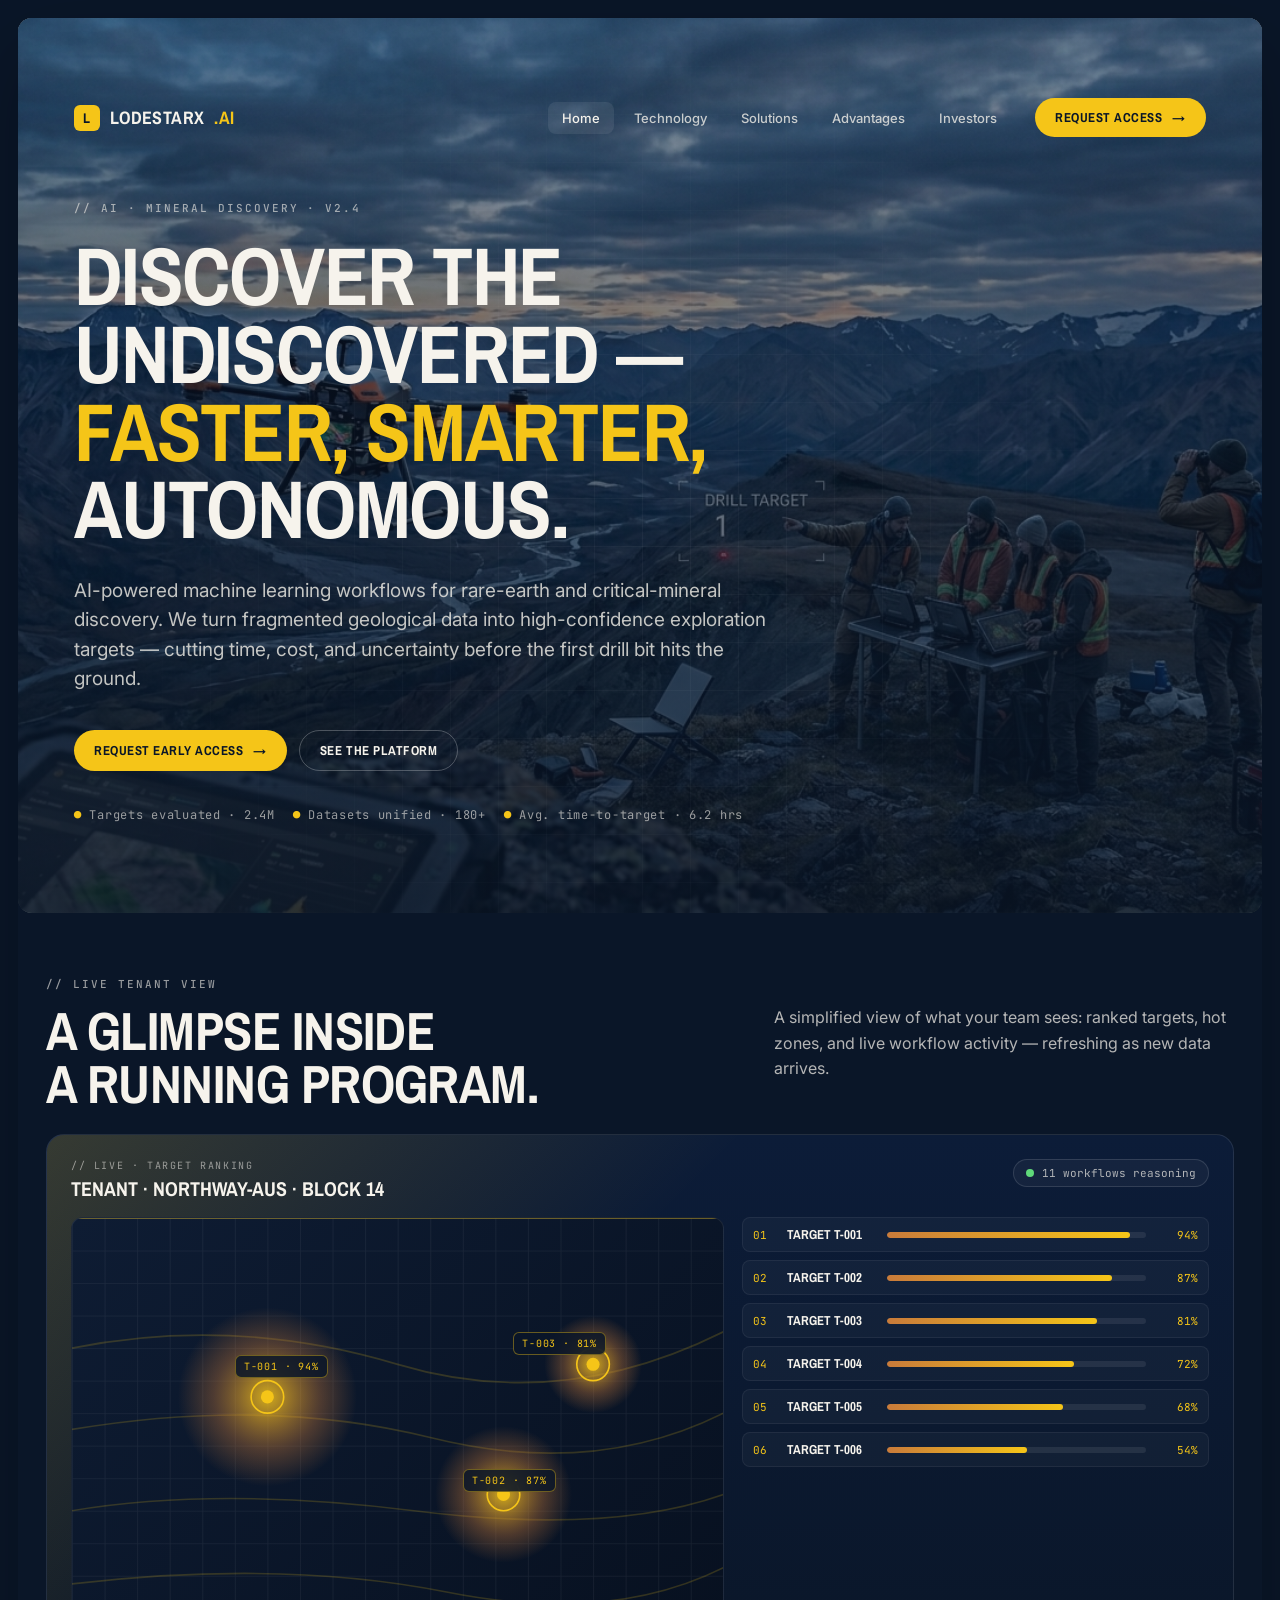
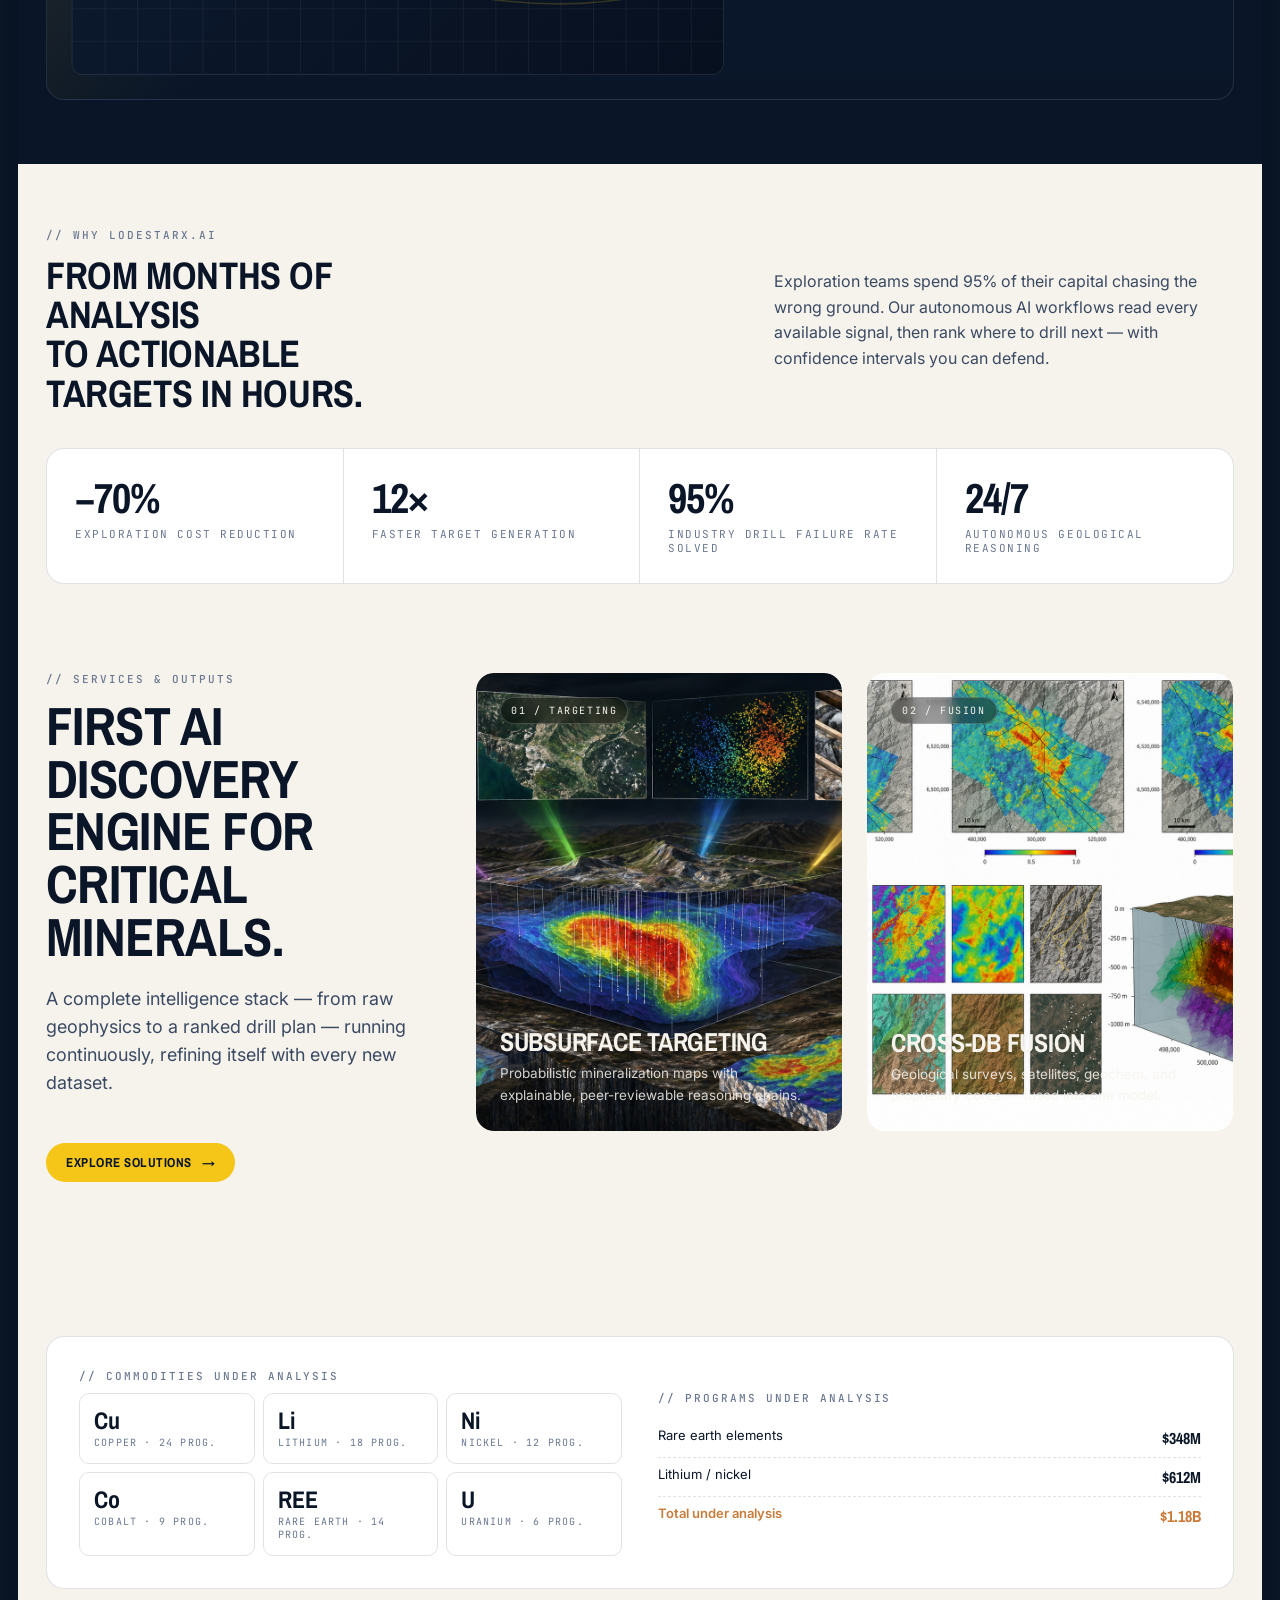
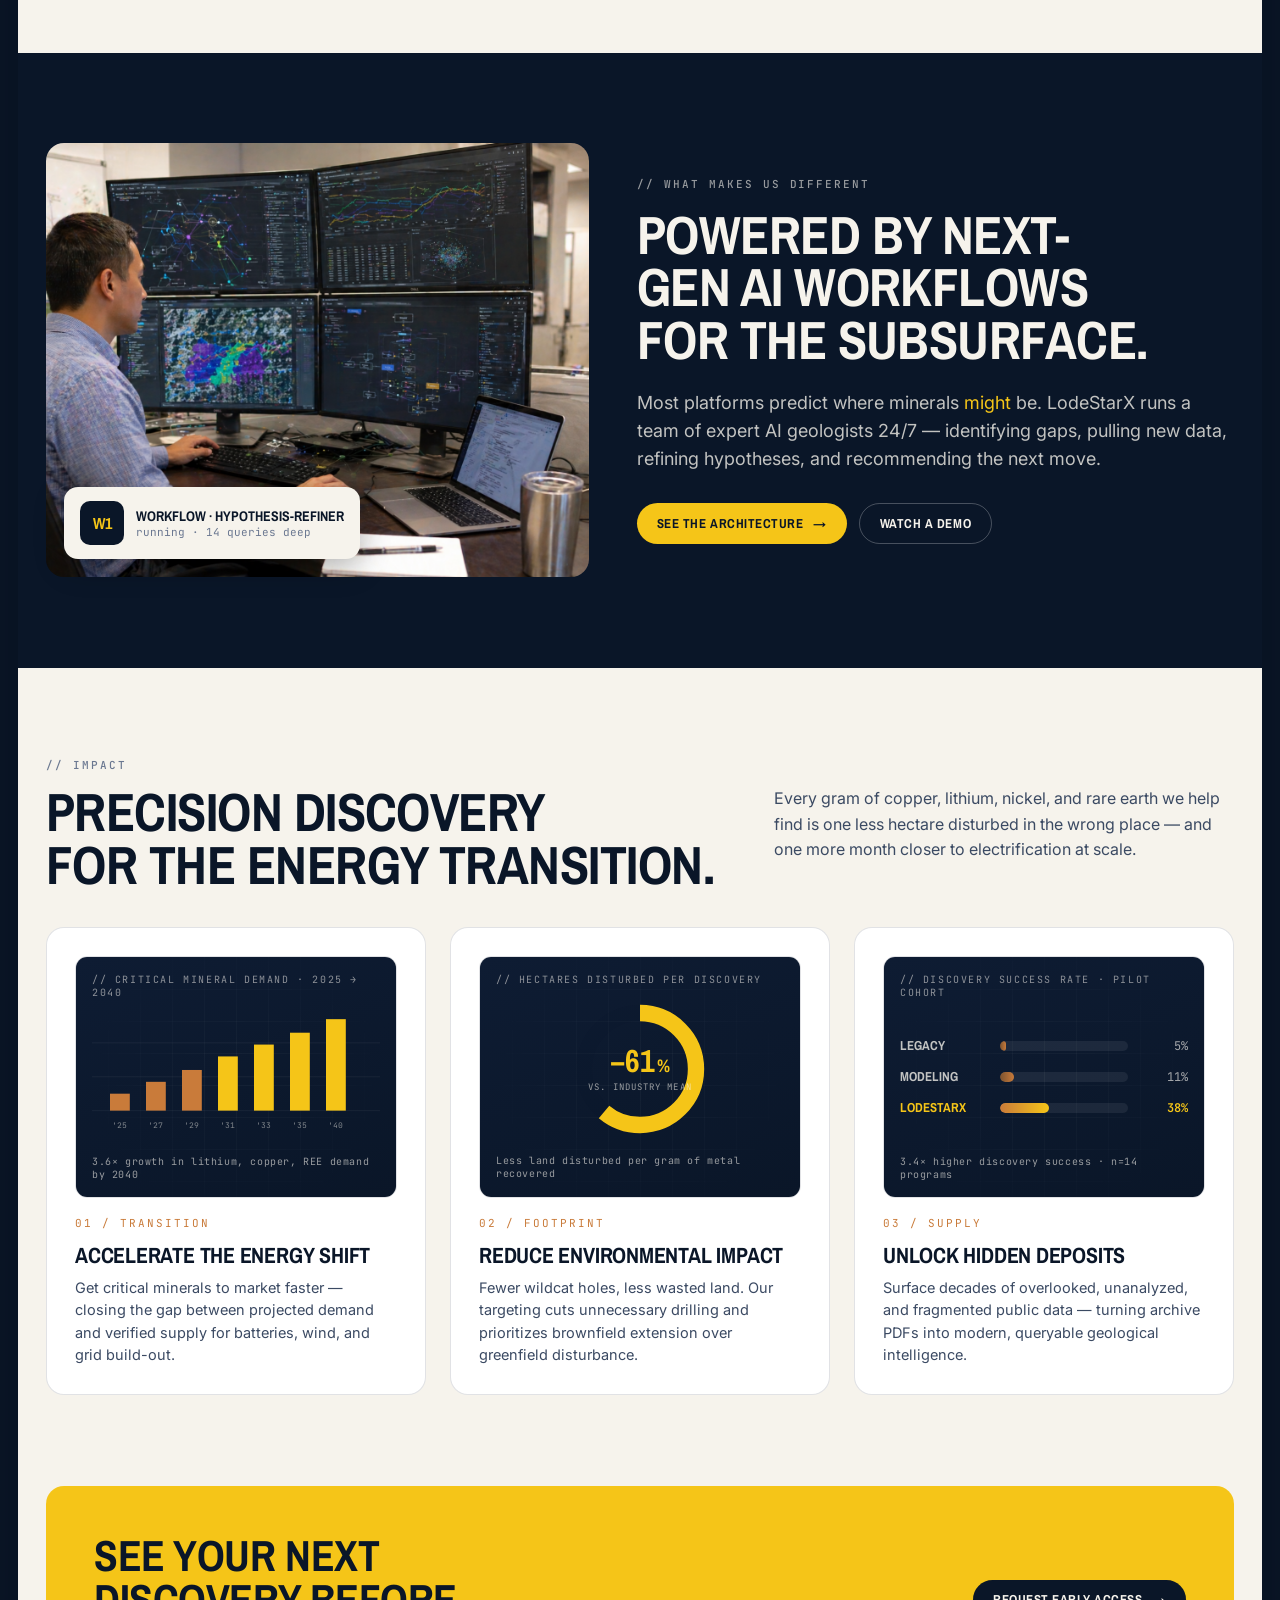
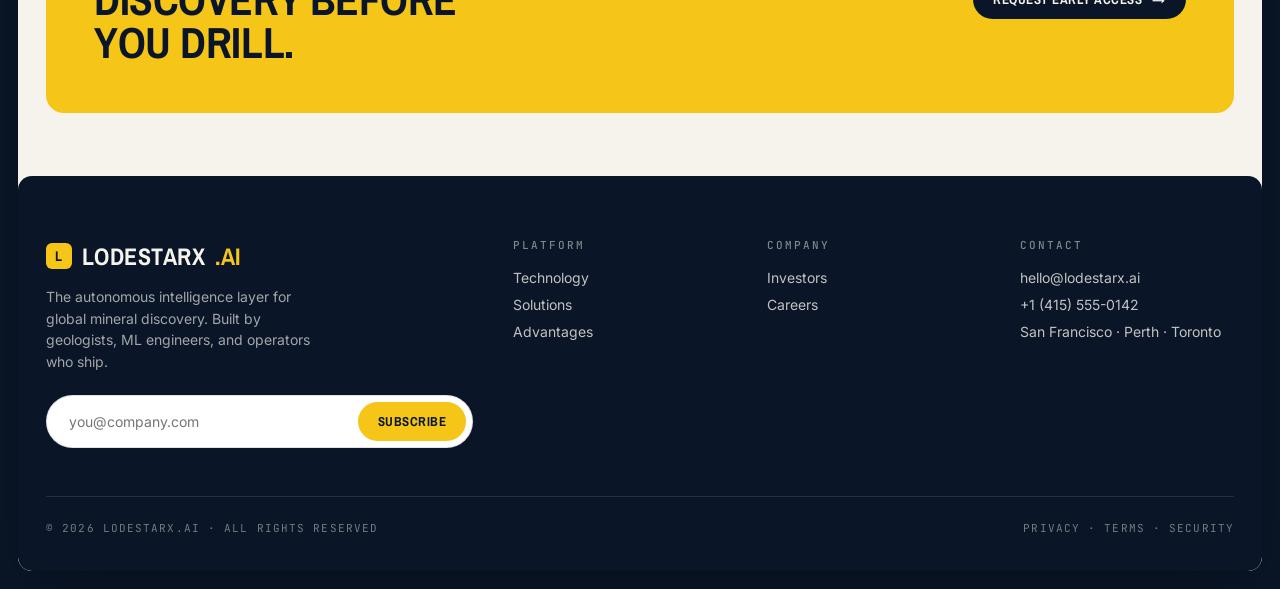
<file: index.html>
<!doctype html>
<html lang="en">
<head>
<meta charset="utf-8" />
<meta name="viewport" content="width=device-width,initial-scale=1" />
<title>LodeStarX.ai — Discover the Undiscovered</title>
<style>
/* LodeStarX.ai — shared design system */

@import url('https://fonts.googleapis.com/css2?family=Archivo:wght@400;500;600;700;800;900&family=Archivo+Narrow:wght@500;600;700;800&family=Inter:wght@400;500;600;700&family=JetBrains+Mono:wght@400;500&display=swap');

:root{
  --navy:#0a1628;
  --navy-2:#0e1c33;
  --navy-3:#142547;
  --paper:#f6f3ec;
  --paper-2:#ece7d9;
  --ink:#0a1628;
  --ink-2:#3b4a63;
  --ink-3:#6b7891;
  --yellow:#f5c518;
  --yellow-2:#e9b400;
  --copper:#c97b3a;
  --copper-2:#a25e25;
  --line:rgba(255,255,255,0.10);
  --line-dark:rgba(10,22,40,0.12);
  --radius:18px;
}

*{box-sizing:border-box}
html,body{margin:0;padding:0}
body{
  font-family:'Inter',system-ui,sans-serif;
  background:var(--navy);
  color:var(--ink);
  -webkit-font-smoothing:antialiased;
  text-rendering:optimizeLegibility;
}
a{color:inherit;text-decoration:none}
img{max-width:100%;display:block}

/* ---------- Layout ---------- */
.shell{max-width:1280px;margin:0 auto;padding:0 28px}
.band{padding:90px 0}
.band-dark{background:var(--navy);color:var(--paper)}
.band-light{background:var(--paper);color:var(--ink)}
.band-tight{padding:64px 0}

/* outer page background — gives the navy "frame" look */
.page{
  background:var(--navy);
  padding:18px;
  min-height:100vh;
}
.page-inner{
  background:var(--paper);
  border-radius:14px;
  overflow:hidden;
  box-shadow:0 30px 80px rgba(0,0,0,0.25);
}

/* ---------- Type ---------- */
h1,h2,h3,h4{font-family:'Archivo Narrow','Archivo',sans-serif;margin:0;letter-spacing:-0.01em;line-height:1}
.display{
  font-family:'Archivo Narrow',sans-serif;
  font-weight:800;
  font-size:clamp(44px, 6.4vw, 92px);
  line-height:0.95;
  letter-spacing:-0.015em;
  text-transform:uppercase;
}
.display-md{
  font-family:'Archivo Narrow',sans-serif;
  font-weight:800;
  font-size:clamp(34px,4.2vw,58px);
  line-height:0.98;
  text-transform:uppercase;
  letter-spacing:-0.01em;
}
.h-section{
  font-family:'Archivo Narrow',sans-serif;
  font-weight:800;
  font-size:clamp(28px,3vw,42px);
  text-transform:uppercase;
  line-height:1.02;
}
.eyebrow{
  font-family:'JetBrains Mono',monospace;
  font-size:11px;
  letter-spacing:0.18em;
  text-transform:uppercase;
  font-weight:500;
  color:var(--ink-3);
}
.eyebrow-dark{color:rgba(246,243,236,0.6)}
.lead{font-size:18px;line-height:1.55;color:var(--ink-2);max-width:60ch}
.lead-dark{color:rgba(246,243,236,0.78)}
p{line-height:1.6}

/* ---------- Header / Nav ---------- */
.nav{
  display:flex;align-items:center;gap:24px;
  padding:18px 24px;
  background:var(--navy);
  color:var(--paper);
  border-radius:12px;
  margin:0 0 0 0;
}
.brand{
  display:flex;align-items:center;gap:10px;
  font-family:'Archivo Narrow',sans-serif;
  font-weight:800;
  letter-spacing:0.02em;
  font-size:18px;
  text-transform:uppercase;
  color:var(--paper);
}
.brand-mark{
  width:26px;height:26px;
  background:var(--yellow);
  display:grid;place-items:center;
  border-radius:6px;
  color:var(--navy);
  font-family:'Archivo Narrow',sans-serif;
  font-weight:900;
  font-size:14px;
}
.nav-links{
  display:flex;gap:6px;margin-left:auto;align-items:center;
  font-size:13px;
  font-weight:500;
}
.nav-links a{
  padding:8px 14px;border-radius:8px;
  color:rgba(246,243,236,0.78);
  transition:background .15s, color .15s;
}
.nav-links a:hover{background:rgba(255,255,255,0.06);color:var(--paper)}
.nav-links a.active{background:rgba(255,255,255,0.08);color:var(--paper)}

.btn{
  display:inline-flex;align-items:center;gap:10px;
  padding:11px 20px;
  border-radius:999px;
  font-family:'Archivo Narrow',sans-serif;
  font-weight:700;
  text-transform:uppercase;
  letter-spacing:0.04em;
  font-size:13px;
  transition:transform .15s, background .15s;
  cursor:pointer;border:none;
}
.btn-yellow{background:var(--yellow);color:var(--navy)}
.btn-yellow:hover{background:var(--yellow-2)}
.btn-outline{background:transparent;color:var(--paper);border:1px solid rgba(255,255,255,0.25)}
.btn-outline:hover{background:rgba(255,255,255,0.06)}
.btn-dark{background:var(--navy);color:var(--paper)}
.btn-dark:hover{background:var(--navy-3)}
.btn-arrow::after{
  content:"→";font-family:inherit;font-weight:600;
}

/* ---------- Hero ---------- */
.hero{
  position:relative;
  background:var(--navy);
  color:var(--paper);
  padding:0;
  overflow:hidden;
}
.hero-inner{
  position:relative;
  padding:80px 56px 90px;
  border-radius:0 0 14px 14px;
  overflow:hidden;
}
.hero-bg{
  position:absolute;inset:0;
  background:
    linear-gradient(to bottom, rgba(12, 28, 56, 0.4), rgba(10, 22, 40, 0.8)),
    url('Hero_image.png') center/cover no-repeat;
}
.hero-bg::after{
  content:"";position:absolute;inset:0;
  background-image:
    linear-gradient(rgba(255,255,255,0.04) 1px, transparent 1px),
    linear-gradient(90deg, rgba(255,255,255,0.04) 1px, transparent 1px);
  background-size:48px 48px;
  mask-image:radial-gradient(circle at 50% 60%, black, transparent 75%);
}
.hero-content{position:relative;max-width:920px}
.hero-meta{
  display:flex;gap:18px;flex-wrap:wrap;
  margin-top:36px;
  font-family:'JetBrains Mono',monospace;
  font-size:12px;
  color:rgba(246,243,236,0.6);
  letter-spacing:0.06em;
}
.hero-meta span::before{content:"●  ";color:var(--yellow)}

/* ---------- Cards ---------- */
.grid{display:grid;gap:24px}
.grid-2{grid-template-columns:repeat(2,1fr)}
.grid-3{grid-template-columns:repeat(3,1fr)}
.grid-4{grid-template-columns:repeat(4,1fr)}
@media(max-width:880px){
  .grid-2,.grid-3,.grid-4{grid-template-columns:1fr}
}

.card{
  background:white;
  border-radius:var(--radius);
  padding:28px;
  border:1px solid var(--line-dark);
}
.card-dark{
  background:var(--navy-2);
  border:1px solid var(--line);
  color:var(--paper);
}
.card-num{
  font-family:'JetBrains Mono',monospace;
  font-size:11px;letter-spacing:0.18em;
  color:var(--copper);
  margin-bottom:14px;
}
.card h3{
  font-family:'Archivo Narrow',sans-serif;
  font-weight:800;
  font-size:22px;
  text-transform:uppercase;
  margin-bottom:10px;
  line-height:1.05;
}
.card p{margin:0;color:var(--ink-2);font-size:14.5px;line-height:1.55}
.card-dark p{color:rgba(246,243,236,0.72)}

/* image-style hero feature card */
.feature-card{
  position:relative;
  border-radius:var(--radius);
  overflow:hidden;
  aspect-ratio:4/5;
  display:flex;flex-direction:column;justify-content:flex-end;
  padding:24px;
  color:var(--paper);
  border:1px solid var(--line);
  isolation:isolate;
}
.feature-card .ph{position:absolute;inset:0;z-index:-1}
.feature-card h3{
  font-family:'Archivo Narrow',sans-serif;font-weight:800;
  font-size:26px;text-transform:uppercase;line-height:1;margin:0 0 8px;
}
.feature-card p{margin:0;font-size:13.5px;color:rgba(246,243,236,0.85)}
.feature-card .pill{
  align-self:flex-start;
  font-family:'JetBrains Mono',monospace;
  font-size:10px;letter-spacing:0.16em;text-transform:uppercase;
  background:rgba(0,0,0,0.4);backdrop-filter:blur(6px);
  border:1px solid rgba(255,255,255,0.18);
  color:var(--paper);
  padding:6px 10px;border-radius:999px;
  margin-bottom:auto;
}

/* ---------- Striped placeholder imagery ---------- */
.ph{
  position:relative;
  background:
    repeating-linear-gradient(45deg, rgba(255,255,255,0.05) 0 14px, rgba(255,255,255,0.10) 14px 28px),
    linear-gradient(135deg, var(--navy-3), var(--navy));
  display:flex;align-items:center;justify-content:center;
  color:rgba(246,243,236,0.75);
  font-family:'JetBrains Mono',monospace;
  font-size:11px;letter-spacing:0.12em;
  text-transform:uppercase;
}
.ph-copper{
  background:
    repeating-linear-gradient(45deg, rgba(255,255,255,0.06) 0 14px, rgba(255,255,255,0.12) 14px 28px),
    linear-gradient(135deg, #b56a2c, #7a3f12);
  color:rgba(255,240,225,0.9);
}
.ph-yellow{
  background:
    repeating-linear-gradient(45deg, rgba(0,0,0,0.06) 0 14px, rgba(0,0,0,0.12) 14px 28px),
    linear-gradient(135deg, #f5c518, #d99e00);
  color:#3a2a00;
}
.ph-paper{
  background:
    repeating-linear-gradient(45deg, rgba(10,22,40,0.05) 0 14px, rgba(10,22,40,0.09) 14px 28px),
    linear-gradient(135deg, #ece7d9, #d9d2bf);
  color:var(--ink-2);
}
.ph-label{
  position:absolute;top:12px;left:12px;
  font-family:'JetBrains Mono',monospace;
  font-size:10px;letter-spacing:0.16em;text-transform:uppercase;
  background:rgba(0,0,0,0.35);
  padding:5px 9px;border-radius:6px;
  color:rgba(255,255,255,0.85);
  border:1px solid rgba(255,255,255,0.12);
}
.ph-paper .ph-label{
  background:rgba(10,22,40,0.08);color:var(--ink-2);border:1px solid rgba(10,22,40,0.1);
}
.ph-yellow .ph-label{
  background:rgba(0,0,0,0.18);color:#3a2a00;border:1px solid rgba(0,0,0,0.18);
}

/* ---------- Stats strip ---------- */
.stats{
  display:grid;grid-template-columns:repeat(4,1fr);
  gap:0;
  border:1px solid var(--line-dark);
  border-radius:var(--radius);
  background:white;overflow:hidden;
}
.stats > div{
  padding:28px;
  border-right:1px solid var(--line-dark);
}
.stats > div:last-child{border-right:none}
.stat-num{
  font-family:'Archivo Narrow',sans-serif;
  font-weight:800;
  font-size:42px;
  letter-spacing:-0.02em;
  line-height:1;
  margin-bottom:8px;
}
.stat-label{
  font-family:'JetBrains Mono',monospace;
  font-size:11px;
  letter-spacing:0.14em;
  text-transform:uppercase;
  color:var(--ink-3);
}
@media(max-width:880px){
  .stats{grid-template-columns:repeat(2,1fr)}
  .stats > div:nth-child(2){border-right:none}
  .stats > div:nth-child(1),.stats > div:nth-child(2){border-bottom:1px solid var(--line-dark)}
}

/* ---------- Footer ---------- */
.footer{
  background:var(--navy);
  color:var(--paper);
  padding:64px 0 36px;
  border-radius:14px;
  margin-top:0;
}
.footer-grid{
  display:grid;grid-template-columns:2fr 1fr 1fr 1fr;
  gap:40px;
  padding-bottom:48px;
  border-bottom:1px solid var(--line);
}
@media(max-width:880px){.footer-grid{grid-template-columns:1fr 1fr}}
.footer h4{
  font-family:'JetBrains Mono',monospace;
  font-size:11px;letter-spacing:0.18em;
  text-transform:uppercase;
  color:rgba(246,243,236,0.5);
  font-weight:500;
  margin-bottom:18px;
}
.footer ul{list-style:none;padding:0;margin:0}
.footer li{margin-bottom:10px;font-size:14px;color:rgba(246,243,236,0.78)}
.footer li a:hover{color:var(--yellow)}
.footer-brand .brand{font-size:24px}
.footer-brand p{
  color:rgba(246,243,236,0.65);
  font-size:14px;line-height:1.55;max-width:32ch;margin-top:14px;
}
.footer-bottom{
  display:flex;justify-content:space-between;align-items:center;
  padding-top:24px;
  font-family:'JetBrains Mono',monospace;
  font-size:11px;letter-spacing:0.1em;text-transform:uppercase;
  color:rgba(246,243,236,0.45);
}

/* ---------- CTA strip ---------- */
.cta-strip{
  background:var(--yellow);
  color:var(--navy);
  border-radius:var(--radius);
  padding:48px;
  display:flex;align-items:center;justify-content:space-between;gap:32px;
}
.cta-strip h3{
  font-family:'Archivo Narrow',sans-serif;font-weight:800;
  font-size:clamp(28px,3.4vw,46px);
  text-transform:uppercase;line-height:1;letter-spacing:-0.01em;
  max-width:22ch;
}
.cta-strip .btn{background:var(--navy);color:var(--paper)}
.cta-strip .btn:hover{background:var(--navy-3)}
@media(max-width:880px){.cta-strip{flex-direction:column;align-items:flex-start}}

/* ---------- Detail bits ---------- */
.kicker-row{
  display:flex;align-items:center;justify-content:space-between;
  margin-bottom:36px;gap:24px;flex-wrap:wrap;
}
.kicker-row .h-section{max-width:18ch}
.kicker-row p{max-width:46ch;margin:0;color:var(--ink-2)}

.list-clean{list-style:none;padding:0;margin:14px 0 0}
.list-clean li{
  padding:12px 0;border-top:1px solid var(--line-dark);
  display:flex;gap:14px;align-items:flex-start;
  font-size:15px;
}
.card-dark .list-clean li{border-top:1px solid var(--line)}
.list-clean li::before{
  content:"";flex:0 0 8px;height:8px;margin-top:8px;
  background:var(--yellow);border-radius:2px;
}

.tag{
  display:inline-block;
  font-family:'JetBrains Mono',monospace;
  font-size:10px;letter-spacing:0.14em;text-transform:uppercase;
  padding:5px 9px;border-radius:6px;
  background:rgba(10,22,40,0.06);color:var(--ink-2);
}
.card-dark .tag{background:rgba(255,255,255,0.08);color:var(--paper)}

/* numbered architecture rows */
.arch-row{
  display:grid;grid-template-columns:120px 1fr 1.2fr;
  gap:32px;align-items:start;
  padding:36px 0;border-top:1px solid var(--line);
}
.arch-row:last-child{border-bottom:1px solid var(--line)}
.arch-num{
  font-family:'Archivo Narrow',sans-serif;
  font-weight:800;font-size:64px;line-height:1;
  color:var(--yellow);
}
.arch-row h3{
  font-family:'Archivo Narrow',sans-serif;font-weight:800;
  font-size:28px;text-transform:uppercase;line-height:1;
  margin:0 0 10px;
}
.arch-row p{color:rgba(246,243,236,0.72);margin:0;font-size:15px}
.arch-bullets{display:grid;grid-template-columns:1fr 1fr;gap:8px 24px;margin-top:18px}
.arch-bullets span{
  font-family:'JetBrains Mono',monospace;font-size:12px;
  color:rgba(246,243,236,0.85);letter-spacing:0.04em;
  padding:8px 0;border-top:1px dashed rgba(255,255,255,0.12);
}
@media(max-width:880px){
  .arch-row{grid-template-columns:1fr}
  .arch-bullets{grid-template-columns:1fr}
}

/* big quote / pull */
.pull{
  font-family:'Archivo Narrow',sans-serif;
  font-weight:700;
  font-size:clamp(28px,3.2vw,44px);
  text-transform:uppercase;
  line-height:1.05;
  letter-spacing:-0.01em;
  max-width:24ch;
}
.pull em{font-style:normal;color:var(--yellow)}

/* signup row */
.signup{
  display:flex;gap:12px;background:white;border-radius:999px;padding:6px;
  border:1px solid var(--line-dark);max-width:520px;
}
.signup input{
  flex:1;border:none;outline:none;
  padding:10px 16px;font-family:inherit;font-size:14px;background:transparent;
}

/* logo bar */
.logo-bar{
  display:flex;justify-content:space-between;align-items:center;gap:24px;
  padding:28px 0;border-top:1px solid var(--line-dark);border-bottom:1px solid var(--line-dark);
  flex-wrap:wrap;
}
.logo-bar span{
  font-family:'Archivo Narrow',sans-serif;
  font-weight:700;text-transform:uppercase;letter-spacing:0.04em;
  font-size:15px;color:var(--ink-3);
}

/* table-style data rows */
.row-table{border-top:1px solid var(--line-dark)}
.row-table .row{
  display:grid;grid-template-columns:80px 1.2fr 2fr 100px;
  gap:24px;padding:24px 0;border-bottom:1px solid var(--line-dark);
  align-items:center;
}
.row-table .row .idx{
  font-family:'JetBrains Mono',monospace;font-size:12px;color:var(--ink-3);
}
.row-table .row h4{
  font-family:'Archivo Narrow',sans-serif;font-weight:800;
  font-size:20px;text-transform:uppercase;line-height:1.05;margin:0;
}
.row-table .row p{margin:0;color:var(--ink-2);font-size:14px;line-height:1.5}
.row-table .row .meta{
  font-family:'JetBrains Mono',monospace;font-size:11px;
  color:var(--copper);letter-spacing:0.1em;text-transform:uppercase;text-align:right;
}
@media(max-width:880px){
  .row-table .row{grid-template-columns:1fr;gap:6px}
  .row-table .row .meta{text-align:left}
}

/* LodeStarX.ai — animations + dashboards CSS */

/* ===== Reveal on scroll ===== */
.reveal{
  opacity:0;
  transform:translateY(18px);
  transition:opacity .8s ease, transform .8s cubic-bezier(.2,.7,.2,1);
  transition-delay:var(--rd, 0ms);
  will-change:opacity, transform;
}
.reveal.in-view{opacity:1;transform:none}
@media (prefers-reduced-motion: reduce){
  .reveal{opacity:1;transform:none;transition:none}
  .db-scan, .db-ring, .db-hot, .db-dot, .agent-status::before, .spark-line{animation:none !important}
}

/* hero subtle entrance */
.hero-content > *{animation:heroIn .9s ease both}
.hero-content > *:nth-child(2){animation-delay:.08s}
.hero-content > *:nth-child(3){animation-delay:.16s}
.hero-content > *:nth-child(4){animation-delay:.24s}
.hero-content > *:nth-child(5){animation-delay:.32s}
@keyframes heroIn{from{opacity:0;transform:translateY(14px)}to{opacity:1;transform:none}}

/* button hover lift */
.btn{transition:transform .18s ease, background .15s, box-shadow .2s}
.btn:hover{transform:translateY(-1px);box-shadow:0 6px 20px rgba(0,0,0,0.18)}

/* card hover */
.card{transition:transform .25s ease, box-shadow .25s ease, border-color .2s}
.card:hover{transform:translateY(-3px);box-shadow:0 14px 40px rgba(10,22,40,0.12)}
.card-dark:hover{box-shadow:0 14px 40px rgba(0,0,0,0.4)}

/* nav hover micro */
.nav-links a{position:relative}
.nav-links a:not(.active)::after{
  content:"";position:absolute;left:14px;right:14px;bottom:4px;height:2px;
  background:var(--yellow);transform:scaleX(0);transform-origin:left;transition:transform .25s ease;
}
.nav-links a:hover::after{transform:scaleX(1)}

/* hero grid drift */
.hero-bg::after{animation:gridDrift 28s linear infinite}
@keyframes gridDrift{
  from{background-position:0 0, 0 0}
  to{background-position:96px 96px, 96px 96px}
}

/* ===== Dashboard shell ===== */
.dashboard{
  background:linear-gradient(180deg, #0c1c38 0%, #0a1628 100%);
  border:1px solid rgba(255,255,255,0.10);
  border-radius:var(--radius);
  padding:24px;
  color:var(--paper);
  position:relative;
  overflow:hidden;
}
.dashboard::before{
  content:"";position:absolute;inset:-1px;border-radius:var(--radius);
  background:linear-gradient(135deg, rgba(245,197,24,0.18), transparent 40%);
  pointer-events:none;
}
.db-head{
  display:flex;justify-content:space-between;align-items:flex-start;
  margin-bottom:18px;gap:16px;flex-wrap:wrap;position:relative;
}
.db-eyebrow{
  font-family:'JetBrains Mono',monospace;font-size:10px;
  letter-spacing:0.16em;color:rgba(246,243,236,0.55);margin-bottom:6px;
}
.db-title{
  font-family:'Archivo Narrow',sans-serif;font-weight:800;
  font-size:20px;text-transform:uppercase;line-height:1.05;
}
.db-pulse{
  display:inline-flex;align-items:center;gap:8px;
  font-family:'JetBrains Mono',monospace;font-size:11px;
  color:rgba(246,243,236,0.7);
  padding:6px 12px;border:1px solid rgba(255,255,255,0.12);border-radius:999px;
  background:rgba(255,255,255,0.04);
}
.db-dot{
  width:8px;height:8px;border-radius:50%;background:#5fd97a;
  box-shadow:0 0 0 0 rgba(95,217,122,0.7);
  animation:pulseDot 1.6s ease-out infinite;
}
@keyframes pulseDot{
  0%{box-shadow:0 0 0 0 rgba(95,217,122,0.5)}
  70%{box-shadow:0 0 0 10px rgba(95,217,122,0)}
  100%{box-shadow:0 0 0 0 rgba(95,217,122,0)}
}

/* ===== Target dashboard ===== */
.db-grid{display:grid;grid-template-columns:1.4fr 1fr;gap:18px}
@media(max-width:880px){.db-grid{grid-template-columns:1fr}}
.db-map{
  position:relative;border-radius:12px;overflow:hidden;
  background:linear-gradient(135deg, #0e1c33, #07101f);
  border:1px solid rgba(255,255,255,0.08);
  aspect-ratio:10/7;
}
.db-svg{width:100%;height:100%;display:block}
.db-hot{animation:hotPulse 3.4s ease-in-out infinite}
.db-hot-2{animation-delay:.8s}
.db-hot-3{animation-delay:1.6s}
@keyframes hotPulse{0%,100%{opacity:.6}50%{opacity:1}}
.db-ring{animation:ringExpand 2.2s ease-out infinite;transform-origin:center;transform-box:fill-box}
.db-ring-2{animation-delay:.5s}
.db-ring-3{animation-delay:1s}
@keyframes ringExpand{
  0%{r:6;opacity:1;stroke-width:2}
  100%{r:24;opacity:0;stroke-width:0.5}
}
.db-scan{
  animation:scan 4s linear infinite;
}
@keyframes scan{0%{transform:translateY(0)}100%{transform:translateY(280px)}}
.db-tag{
  position:absolute;background:rgba(10,22,40,0.85);backdrop-filter:blur(6px);
  border:1px solid rgba(245,197,24,0.4);color:var(--yellow);
  font-family:'JetBrains Mono',monospace;font-size:10px;letter-spacing:0.08em;
  padding:4px 8px;border-radius:6px;
}
.db-tag-1{top:30%;left:25%}
.db-tag-2{top:55%;left:60%}
.db-tag-3{top:25%;right:18%}
.db-list{display:flex;flex-direction:column;gap:8px}
.db-row{
  display:grid;grid-template-columns:24px 90px 1fr 42px;
  align-items:center;gap:10px;
  padding:8px 10px;border-radius:8px;
  background:rgba(255,255,255,0.03);
  border:1px solid rgba(255,255,255,0.06);
  font-size:12px;
}
.db-rank{font-family:'JetBrains Mono',monospace;color:var(--yellow);font-size:11px}
.db-name{font-family:'Archivo Narrow',sans-serif;font-weight:700;text-transform:uppercase;font-size:13px}
.db-bar{height:6px;background:rgba(255,255,255,0.08);border-radius:3px;overflow:hidden}
.db-bar i{
  display:block;height:100%;width:0;background:linear-gradient(90deg,#c97b3a,#f5c518);
  border-radius:3px;animation:barFill 1.4s cubic-bezier(.2,.7,.2,1) forwards;
  --w:50%;
}
@keyframes barFill{to{width:var(--w)}}
.db-val{font-family:'JetBrains Mono',monospace;color:var(--yellow);font-size:11px;text-align:right}

/* ===== Agent dashboard ===== */
.agent-grid{
  display:grid;grid-template-columns:repeat(4,1fr);gap:8px;margin-bottom:18px;
}
@media(max-width:880px){.agent-grid{grid-template-columns:repeat(2,1fr)}}
.agent{
  background:rgba(255,255,255,0.03);
  border:1px solid rgba(255,255,255,0.07);
  padding:12px;border-radius:10px;
  display:flex;flex-direction:column;gap:6px;
}
.agent-name{
  font-family:'Archivo Narrow',sans-serif;font-weight:700;text-transform:uppercase;font-size:13px;
}
.agent-status{
  font-family:'JetBrains Mono',monospace;font-size:10px;letter-spacing:0.06em;
  display:inline-flex;align-items:center;gap:6px;
}
.agent-status::before{
  content:"";width:6px;height:6px;border-radius:50%;
}
.agent-on{color:#5fd97a}
.agent-on::before{background:#5fd97a;animation:pulseDot 1.6s infinite}
.agent-warn{color:#f5c518}
.agent-warn::before{background:#f5c518;animation:pulseDot 2.2s infinite}

.agent-stream{
  background:rgba(0,0,0,0.25);border:1px solid rgba(255,255,255,0.06);
  border-radius:10px;padding:14px;font-family:'JetBrains Mono',monospace;
  font-size:11px;line-height:1.7;color:rgba(246,243,236,0.7);
  max-height:140px;overflow:hidden;position:relative;
}
.agent-line{opacity:0;animation:lineIn .6s ease forwards}
.agent-line:nth-child(1){animation-delay:.0s}
.agent-line:nth-child(2){animation-delay:.4s}
.agent-line:nth-child(3){animation-delay:.8s}
.agent-line:nth-child(4){animation-delay:1.2s}
.agent-line:nth-child(5){animation-delay:1.6s}
@keyframes lineIn{from{opacity:0;transform:translateY(6px)}to{opacity:1;transform:none}}
.al-time{color:rgba(246,243,236,0.4)}
.al-tag{color:var(--yellow)}

/* ===== Fusion / spark dashboard ===== */
.spark-row{margin-bottom:18px}
.spark{width:100%;height:160px;display:block}
.spark-line{
  stroke-dasharray:1500;stroke-dashoffset:1500;
  animation:drawLine 2s ease-out forwards;
}
@keyframes drawLine{to{stroke-dashoffset:0}}
.spark-fill{opacity:0;animation:fadeIn 1s 1.2s ease forwards}
@keyframes fadeIn{to{opacity:1}}
.spark-stats{
  display:grid;grid-template-columns:repeat(4,1fr);gap:8px;
}
@media(max-width:880px){.spark-stats{grid-template-columns:repeat(2,1fr)}}
.spark-stats > div{
  padding:14px;background:rgba(255,255,255,0.03);
  border:1px solid rgba(255,255,255,0.07);border-radius:10px;
}
.spark-num{
  font-family:'Archivo Narrow',sans-serif;font-weight:800;font-size:28px;line-height:1;
  color:var(--yellow);margin-bottom:4px;
}
.spark-label{
  font-family:'JetBrains Mono',monospace;font-size:10px;letter-spacing:0.14em;
  text-transform:uppercase;color:rgba(246,243,236,0.6);
}

/* LodeStarX.ai — chart styles */
.chart-shell{
  width:100%;height:100%;
  background:linear-gradient(160deg, var(--navy-2), var(--navy));
  padding:16px;display:flex;flex-direction:column;gap:10px;
  color:var(--paper);font-family:'Inter',sans-serif;
  position:relative;overflow:hidden;
}
.chart-shell::before{
  content:"";position:absolute;inset:0;
  background-image:linear-gradient(rgba(255,255,255,0.04) 1px, transparent 1px),
                   linear-gradient(90deg, rgba(255,255,255,0.04) 1px, transparent 1px);
  background-size:32px 32px;mask-image:radial-gradient(circle at 50% 50%, black, transparent 80%);
  pointer-events:none;
}
.chart-shell > *{position:relative}
.chart-eyebrow{
  font-family:'JetBrains Mono',monospace;font-size:10px;
  letter-spacing:0.16em;color:rgba(246,243,236,0.55);
}
.chart-foot{
  font-family:'JetBrains Mono',monospace;font-size:10px;
  letter-spacing:0.06em;color:rgba(246,243,236,0.6);margin-top:auto;
}
/* discovery bars */
.chart-bars{display:flex;flex-direction:column;gap:14px;flex:1;justify-content:center}
.cb{display:grid;grid-template-columns:90px 1fr 50px;gap:10px;align-items:center}
.cb-label{
  font-family:'Archivo Narrow',sans-serif;font-weight:700;
  text-transform:uppercase;font-size:13px;color:rgba(246,243,236,0.78);
}
.cb-label.cb-hl{color:var(--yellow)}
.cb-track{height:10px;background:rgba(255,255,255,0.07);border-radius:5px;overflow:hidden}
.cb-fill{
  display:block;height:100%;width:0;
  background:linear-gradient(90deg,#7a5230,#c97b3a);
  border-radius:5px;animation:cbGrow 1.4s cubic-bezier(.2,.7,.2,1) forwards;--w:50%;
}
.cb-fill-hl{background:linear-gradient(90deg,#c97b3a,#f5c518)}
@keyframes cbGrow{to{width:var(--w)}}
.cb-val{
  font-family:'JetBrains Mono',monospace;font-size:12px;
  color:rgba(246,243,236,0.65);text-align:right;
}
.cb-val-hl{color:var(--yellow);font-weight:600}
/* cost lines */
.cost-svg, .market-svg{width:100%;height:160px;display:block;flex:1}
.cost-line-a, .cost-line-b{
  stroke-dasharray:600;stroke-dashoffset:600;
  animation:drawL 1.8s ease-out forwards;
}
.cost-line-b{animation-delay:.4s}
.cost-fill{opacity:0;animation:fadeIn .8s 1.2s ease forwards}
@keyframes drawL{to{stroke-dashoffset:0}}
.chart-legend{
  display:flex;gap:18px;font-family:'JetBrains Mono',monospace;font-size:10px;
  color:rgba(246,243,236,0.7);letter-spacing:0.06em;
}
.chart-legend i{
  display:inline-block;width:10px;height:3px;margin-right:6px;vertical-align:middle;border-radius:2px;
}
/* donut */
.donut-wrap{position:relative;width:140px;height:140px;align-self:center;margin:auto}
.donut{width:100%;height:100%}
.donut-arc{
  animation:donutFill 1.6s cubic-bezier(.2,.7,.2,1) forwards;
}
@keyframes donutFill{to{stroke-dashoffset:117.6}} /* 61% of 301.6 */
.donut-center{
  position:absolute;inset:0;display:flex;flex-direction:column;align-items:center;justify-content:center;text-align:center;
}
.donut-num{
  font-family:'Archivo Narrow',sans-serif;font-weight:800;font-size:32px;color:var(--yellow);line-height:1;
}
.donut-num span{font-size:18px;margin-left:2px}
.donut-label{
  font-family:'JetBrains Mono',monospace;font-size:9px;letter-spacing:0.12em;
  text-transform:uppercase;color:rgba(246,243,236,0.6);margin-top:4px;
}
/* market bars handled inline via JS */

/* ===== Mobile Optimizations ===== */
@media(max-width:600px){
  .shell{padding:0 16px}
  .hero-inner{padding:40px 20px 50px}
  .display{font-size:clamp(32px, 10vw, 44px)}
  .display-md{font-size:clamp(28px, 8vw, 36px)}
  .nav{flex-wrap:wrap;gap:16px;padding:16px}
  .nav-links{width:100%;justify-content:center;flex-wrap:wrap;gap:8px}
  .nav-links a{padding:6px 10px;font-size:12px}
  .band{padding:48px 0}
  .card{padding:20px}
  .feature-card{padding:20px;min-height:300px;aspect-ratio:auto}
  .signup{flex-direction:column;border-radius:18px;padding:12px}
  .signup .btn{width:100%;justify-content:center}
  .logo-bar{flex-direction:column;gap:16px}
  .stats > div{padding:16px}
  .stat-num{font-size:32px}
  .arch-num{font-size:42px}
  .db-head{flex-direction:column;align-items:flex-start;gap:12px}
  .cta-strip{padding:24px}
  .footer{padding:40px 20px 24px}
}
</style>
</head>
<body>
<div class="page">
<div class="page-inner">

<!-- ========== HERO ========== -->
<section class="hero">
  <div class="hero-inner">
    <div class="hero-bg"></div>

    <!-- Nav lives inside hero block -->
    <nav class="nav" style="background:transparent;padding:0 0 64px;border-radius:0;position:relative;z-index:1;">
      <div class="brand"><span class="brand-mark">L</span> LodeStarX<span style="color:var(--yellow)">.ai</span></div>
      <div class="nav-links">
        <a href="index.html" class="active">Home</a>
        <a href="technology.html">Technology</a>
        <a href="solutions.html">Solutions</a>
        <a href="advantages.html">Advantages</a>
        <a href="investors.html">Investors</a>
      </div>
      <a class="btn btn-yellow btn-arrow" href="#cta">Request Access</a>
    </nav>

    <div class="hero-content">
      <div class="eyebrow eyebrow-dark" style="margin-bottom:22px">// AI · Mineral Discovery · v2.4</div>
      <h1 class="display">
        Discover the<br/>
        Undiscovered —<br/>
        <span style="color:var(--yellow)">faster, smarter,</span><br/>
        autonomous.
      </h1>
      <p class="lead lead-dark" style="margin-top:28px;font-size:19px;max-width:58ch">
        AI-powered machine learning workflows for rare-earth and critical-mineral discovery.
        We turn fragmented geological data into high-confidence exploration targets —
        cutting time, cost, and uncertainty before the first drill bit hits the ground.
      </p>
      <div style="display:flex;gap:12px;margin-top:36px;flex-wrap:wrap">
        <a class="btn btn-yellow btn-arrow" href="#cta">Request Early Access</a>
        <a class="btn btn-outline" href="technology.html">See the Platform</a>
      </div>
      <div class="hero-meta">
        <span>Targets evaluated · 2.4M</span>
        <span>Datasets unified · 180+</span>
        <span>Avg. time-to-target · 6.2 hrs</span>
      </div>
    </div>
  </div>
</section>

<!-- ========== LIVE DASHBOARD ========== -->
<section class="band band-dark band-tight">
  <div class="shell">
    <div class="kicker-row" style="margin-bottom:24px">
      <div>
        <div class="eyebrow eyebrow-dark" style="margin-bottom:14px">// Live tenant view</div>
        <h2 class="display-md">A glimpse inside<br/>a running program.</h2>
      </div>
      <p style="color:rgba(246,243,236,0.72);max-width:46ch">A simplified view of what your team sees: ranked targets, hot zones, and live workflow activity — refreshing as new data arrives.</p>
    </div>
    <div class="dashboard" data-dash="targets"></div>
  </div>
</section>

<!-- ========== STATS BAND ========== -->
<section class="band band-light band-tight">
  <div class="shell">
    <div class="kicker-row">
      <div>
        <div class="eyebrow" style="margin-bottom:14px">// Why LodeStarX.ai</div>
        <h2 class="h-section">From months of analysis<br/>to actionable targets in hours.</h2>
      </div>
      <p>Exploration teams spend 95% of their capital chasing the wrong ground. Our autonomous AI workflows read every available signal, then rank where to drill next — with confidence intervals you can defend.</p>
    </div>

    <div class="stats">
      <div>
        <div class="stat-num">−70%</div>
        <div class="stat-label">Exploration cost reduction</div>
      </div>
      <div>
        <div class="stat-num">12×</div>
        <div class="stat-label">Faster target generation</div>
      </div>
      <div>
        <div class="stat-num">95%</div>
        <div class="stat-label">Industry drill failure rate solved</div>
      </div>
      <div>
        <div class="stat-num">24/7</div>
        <div class="stat-label">Autonomous geological reasoning</div>
      </div>
    </div>
  </div>
</section>

<!-- ========== TWO FEATURE CARDS (mirrors reference) ========== -->
<section class="band band-light" style="padding-top:24px">
  <div class="shell">
    <div class="grid grid-3" style="grid-template-columns:1.1fr 1fr 1fr;align-items:start;gap:24px">
      <div style="display:flex;flex-direction:column;justify-content:space-between;padding-right:20px">
        <div>
          <div class="eyebrow" style="margin-bottom:14px">// Services & Outputs</div>
          <h2 class="display-md">First AI Discovery<br/>Engine for<br/>Critical Minerals.</h2>
          <p class="lead" style="margin-top:22px">A complete intelligence stack — from raw geophysics to a ranked drill plan — running continuously, refining itself with every new dataset.</p>
        </div>
        <a class="btn btn-yellow btn-arrow" href="solutions.html" style="align-self:flex-start;margin-top:28px">Explore Solutions</a>
      </div>

      <div class="feature-card">
        <img src="IMG%20%C2%B7%20CORE-SAMPLE-STACK.png" alt="Subsurface Targeting – Core Sample Stack" style="position:absolute;inset:0;width:100%;height:100%;object-fit:cover;z-index:0;border-radius:var(--radius)" />
        <div style="position:relative;z-index:1;display:flex;flex-direction:column;height:100%">
          <span class="pill">01 / Targeting</span>
          <div style="margin-top:auto">
            <h3>Subsurface Targeting</h3>
            <p>Probabilistic mineralization maps with explainable, peer-reviewable reasoning chains.</p>
          </div>
        </div>
      </div>

      <div class="feature-card">
        <img src="IMG%20%C2%B7%20SATELLITE-OVERLAY.png" alt="Cross-DB Fusion – Satellite Overlay" style="position:absolute;inset:0;width:100%;height:100%;object-fit:cover;z-index:0;border-radius:var(--radius)" />
        <div style="position:relative;z-index:1;display:flex;flex-direction:column;height:100%">
          <span class="pill">02 / Fusion</span>
          <div style="margin-top:auto">
            <h3>Cross-DB Fusion</h3>
            <p>Geological surveys, satellites, geochem, and proprietary cores — fused into one model.</p>
          </div>
        </div>
      </div>
    </div>
  </div>
</section>

<!-- ========== COMMODITIES & PROGRAMS STRIP ========== -->
<section class="band band-light band-tight">
  <div class="shell">
    <div class="grid grid-2" style="background:white;border:1px solid var(--line-dark);border-radius:var(--radius);padding:32px;align-items:center;gap:36px">
      <div>
        <div class="eyebrow" style="margin-bottom:10px">// Commodities under analysis</div>
        <div style="display:grid;grid-template-columns:repeat(3,1fr);gap:8px">
          <div style="padding:14px;border:1px solid var(--line-dark);border-radius:10px">
            <div style="font-family:'Archivo Narrow';font-weight:800;font-size:24px;line-height:1">Cu</div>
            <div style="font-family:'JetBrains Mono';font-size:10px;letter-spacing:0.12em;text-transform:uppercase;color:var(--ink-3);margin-top:4px">Copper · 24 prog.</div>
          </div>
          <div style="padding:14px;border:1px solid var(--line-dark);border-radius:10px">
            <div style="font-family:'Archivo Narrow';font-weight:800;font-size:24px;line-height:1">Li</div>
            <div style="font-family:'JetBrains Mono';font-size:10px;letter-spacing:0.12em;text-transform:uppercase;color:var(--ink-3);margin-top:4px">Lithium · 18 prog.</div>
          </div>
          <div style="padding:14px;border:1px solid var(--line-dark);border-radius:10px">
            <div style="font-family:'Archivo Narrow';font-weight:800;font-size:24px;line-height:1">Ni</div>
            <div style="font-family:'JetBrains Mono';font-size:10px;letter-spacing:0.12em;text-transform:uppercase;color:var(--ink-3);margin-top:4px">Nickel · 12 prog.</div>
          </div>
          <div style="padding:14px;border:1px solid var(--line-dark);border-radius:10px">
            <div style="font-family:'Archivo Narrow';font-weight:800;font-size:24px;line-height:1">Co</div>
            <div style="font-family:'JetBrains Mono';font-size:10px;letter-spacing:0.12em;text-transform:uppercase;color:var(--ink-3);margin-top:4px">Cobalt · 9 prog.</div>
          </div>
          <div style="padding:14px;border:1px solid var(--line-dark);border-radius:10px">
            <div style="font-family:'Archivo Narrow';font-weight:800;font-size:24px;line-height:1">REE</div>
            <div style="font-family:'JetBrains Mono';font-size:10px;letter-spacing:0.12em;text-transform:uppercase;color:var(--ink-3);margin-top:4px">Rare earth · 14 prog.</div>
          </div>
          <div style="padding:14px;border:1px solid var(--line-dark);border-radius:10px">
            <div style="font-family:'Archivo Narrow';font-weight:800;font-size:24px;line-height:1">U</div>
            <div style="font-family:'JetBrains Mono';font-size:10px;letter-spacing:0.12em;text-transform:uppercase;color:var(--ink-3);margin-top:4px">Uranium · 6 prog.</div>
          </div>
        </div>
      </div>

      <div>
        <div class="eyebrow" style="margin-bottom:14px">// Programs under analysis</div>
        <div style="display:flex;justify-content:space-between;padding:8px 0;border-bottom:1px dashed var(--line-dark)">
          <span style="font-size:13px">Rare earth elements</span>
          <strong style="font-family:'Archivo Narrow';font-weight:800">$348M</strong>
        </div>
        <div style="display:flex;justify-content:space-between;padding:8px 0;border-bottom:1px dashed var(--line-dark)">
          <span style="font-size:13px">Lithium / nickel</span>
          <strong style="font-family:'Archivo Narrow';font-weight:800">$612M</strong>
        </div>
        <div style="display:flex;justify-content:space-between;padding:8px 0;color:var(--copper)">
          <span style="font-size:13px;font-weight:600">Total under analysis</span>
          <strong style="font-family:'Archivo Narrow';font-weight:800">$1.18B</strong>
        </div>
      </div>
    </div>
  </div>
</section>

<!-- ========== DARK BAND — DIFFERENTIATION ========== -->
<section class="band band-dark">
  <div class="shell">
    <div class="grid grid-2" style="grid-template-columns:1fr 1.1fr;align-items:center;gap:48px">
      <div style="position:relative">
        <img src="IMG%20%C2%B7%20AI-WORKFLOW-GRAPH.png" alt="AI Workflow Graph" style="aspect-ratio:5/4;border-radius:var(--radius);width:100%;object-fit:cover;display:block" />
        <div style="position:absolute;bottom:18px;left:18px;background:var(--paper);color:var(--ink);padding:14px 16px;border-radius:14px;display:flex;gap:12px;align-items:center;box-shadow:0 8px 30px rgba(0,0,0,0.3)">
          <div style="width:44px;height:44px;background:var(--navy);border-radius:10px;display:grid;place-items:center;color:var(--yellow);font-family:'Archivo Narrow';font-weight:900">W1</div>
          <div>
            <div style="font-family:'Archivo Narrow';font-weight:800;font-size:14px;text-transform:uppercase">Workflow · Hypothesis-Refiner</div>
            <div style="font-size:11px;color:var(--ink-3);font-family:'JetBrains Mono'">running · 14 queries deep</div>
          </div>
        </div>
      </div>
      <div>
        <div class="eyebrow eyebrow-dark" style="margin-bottom:18px">// What makes us different</div>
        <h2 class="display-md">Powered by next-<br/>gen AI workflows<br/>for the subsurface.</h2>
        <p class="lead lead-dark" style="margin-top:22px">
          Most platforms predict where minerals <em style="color:var(--yellow);font-style:normal">might</em> be.
          LodeStarX runs a team of expert AI geologists 24/7 — identifying gaps,
          pulling new data, refining hypotheses, and recommending the next move.
        </p>
        <div style="display:flex;gap:12px;margin-top:30px;flex-wrap:wrap">
          <a class="btn btn-yellow btn-arrow" href="technology.html">See the Architecture</a>
          <a class="btn btn-outline" href="#">Watch a Demo</a>
        </div>
      </div>
    </div>
  </div>
</section>

<!-- ========== IMPACT GRID ========== -->
<section class="band band-light">
  <div class="shell">
    <div class="kicker-row">
      <div>
        <div class="eyebrow" style="margin-bottom:14px">// Impact</div>
        <h2 class="display-md">Precision discovery<br/>for the energy transition.</h2>
      </div>
      <p>Every gram of copper, lithium, nickel, and rare earth we help find is one less hectare disturbed in the wrong place — and one more month closer to electrification at scale.</p>
    </div>

    <div class="grid grid-3" style="margin-top:8px">
      <div class="card">
        <div data-chart="market" style="aspect-ratio:4/3;border-radius:12px;margin-bottom:18px;overflow:hidden;border:1px solid var(--line-dark)"></div>
        <div class="card-num">01 / TRANSITION</div>
        <h3>Accelerate the energy shift</h3>
        <p>Get critical minerals to market faster — closing the gap between projected demand and verified supply for batteries, wind, and grid build-out.</p>
      </div>
      <div class="card">
        <div data-chart="footprint" style="aspect-ratio:4/3;border-radius:12px;margin-bottom:18px;overflow:hidden;border:1px solid var(--line-dark)"></div>
        <div class="card-num">02 / FOOTPRINT</div>
        <h3>Reduce environmental impact</h3>
        <p>Fewer wildcat holes, less wasted land. Our targeting cuts unnecessary drilling and prioritizes brownfield extension over greenfield disturbance.</p>
      </div>
      <div class="card">
        <div data-chart="discovery" style="aspect-ratio:4/3;border-radius:12px;margin-bottom:18px;overflow:hidden;border:1px solid var(--line-dark)"></div>
        <div class="card-num">03 / SUPPLY</div>
        <h3>Unlock hidden deposits</h3>
        <p>Surface decades of overlooked, unanalyzed, and fragmented public data — turning archive PDFs into modern, queryable geological intelligence.</p>
      </div>
    </div>
  </div>
</section>

<!-- ========== CTA STRIP ========== -->
<section class="band band-light band-tight" id="cta" style="padding-top:0">
  <div class="shell">
    <div class="cta-strip">
      <h3>See your next discovery before you drill.</h3>
      <a class="btn btn-arrow" href="#">Request Early Access</a>
    </div>
  </div>
</section>

<!-- ========== FOOTER ========== -->
<footer class="footer">
  <div class="shell">
    <div class="footer-grid">
      <div class="footer-brand">
        <div class="brand"><span class="brand-mark">L</span> LodeStarX<span style="color:var(--yellow)">.ai</span></div>
        <p>The autonomous intelligence layer for global mineral discovery. Built by geologists, ML engineers, and operators who&nbsp;ship.</p>
        <div class="signup" style="margin-top:22px">
          <input placeholder="you@company.com" />
          <button class="btn btn-yellow">Subscribe</button>
        </div>
      </div>
      <div>
        <h4>Platform</h4>
        <ul>
          <li><a href="technology.html">Technology</a></li>
          <li><a href="solutions.html">Solutions</a></li>
          <li><a href="advantages.html">Advantages</a></li>
        </ul>
      </div>
      <div>
        <h4>Company</h4>
        <ul>
          <li><a href="investors.html">Investors</a></li>
          <li><a href="careers.html">Careers</a></li>
        </ul>
      </div>
      <div>
        <h4>Contact</h4>
        <ul>
          <li>hello@lodestarx.ai</li>
          <li>+1 (415) 555-0142</li>
          <li>San Francisco · Perth · Toronto</li>
        </ul>
      </div>
    </div>
    <div class="footer-bottom">
      <span>© 2026 LodeStarX.ai · All rights reserved</span>
      <span>Privacy · Terms · Security</span>
    </div>
  </div>
</footer>

</div>
</div>
<script>
/* LodeStarX.ai — site-wide scroll animations + dashboards */
(function () {
  // ========= Scroll-triggered reveal =========
  const io = new IntersectionObserver((entries) => {
    entries.forEach((e) => {
      if (e.isIntersecting) {
        e.target.classList.add('in-view');
        io.unobserve(e.target);
      }
    });
  }, { threshold: 0.12, rootMargin: '0px 0px -8% 0px' });

  function arm() {
    const candidates = document.querySelectorAll(
      '.band .kicker-row, .band .stats, .band .grid, .band .row-table, .band .cta-strip, .arch-row, .feature-card, .pull, .hero-content > *'
    );
    candidates.forEach((el, i) => {
      el.classList.add('reveal');
      el.style.setProperty('--rd', (i % 6) * 60 + 'ms');
      io.observe(el);
    });
  }

  // ========= Animated number counters =========
  function animateCounters() {
    document.querySelectorAll('.stat-num').forEach((el) => {
      if (el.dataset.animated) return;
      const txt = el.textContent.trim();
      const m = txt.match(/^([^\d-]*)(-?[\d,.]+)(.*)$/);
      if (!m) return;
      const prefix = m[1], rawNum = m[2].replace(/,/g, ''), suffix = m[3];
      const target = parseFloat(rawNum);
      if (isNaN(target)) return;
      el.dataset.animated = '1';
      const numIO = new IntersectionObserver((entries) => {
        entries.forEach((e) => {
          if (!e.isIntersecting) return;
          numIO.unobserve(e.target);
          const dur = 1100;
          const start = performance.now();
          const decimals = (rawNum.split('.')[1] || '').length;
          function step(t) {
            const p = Math.min(1, (t - start) / dur);
            const eased = 1 - Math.pow(1 - p, 3);
            const v = target * eased;
            el.textContent = prefix + (decimals ? v.toFixed(decimals) : Math.round(v).toLocaleString()) + suffix;
            if (p < 1) requestAnimationFrame(step);
            else el.textContent = txt;
          }
          requestAnimationFrame(step);
        });
      }, { threshold: 0.5 });
      numIO.observe(el);
    });
  }

  // ========= Dashboards =========
  function buildTargetDashboard(host) {
    host.innerHTML = `
      <div class="db-head">
        <div>
          <div class="db-eyebrow">// LIVE · TARGET RANKING</div>
          <div class="db-title">Tenant · Northway-Aus · Block 14</div>
        </div>
        <div class="db-pulse"><span class="db-dot"></span> 11 workflows reasoning</div>
      </div>
      <div class="db-grid">
        <div class="db-map">
          <svg viewBox="0 0 400 280" preserveAspectRatio="none" class="db-svg">
            <defs>
              <radialGradient id="hot" cx="50%" cy="50%" r="50%">
                <stop offset="0%" stop-color="#f5c518" stop-opacity="0.85"/>
                <stop offset="60%" stop-color="#c97b3a" stop-opacity="0.35"/>
                <stop offset="100%" stop-color="#c97b3a" stop-opacity="0"/>
              </radialGradient>
              <pattern id="grid" width="20" height="20" patternUnits="userSpaceOnUse">
                <path d="M 20 0 L 0 0 0 20" fill="none" stroke="rgba(255,255,255,0.06)" stroke-width="1"/>
              </pattern>
            </defs>
            <rect width="400" height="280" fill="url(#grid)"/>
            <!-- topo lines -->
            <g stroke="rgba(245,197,24,0.18)" fill="none" stroke-width="1">
              <path d="M0,80 Q100,60 200,90 T400,70"/>
              <path d="M0,130 Q120,110 220,135 T400,120"/>
              <path d="M0,180 Q90,165 210,180 T400,170"/>
              <path d="M0,225 Q130,210 230,230 T400,215"/>
            </g>
            <!-- hot zones -->
            <circle cx="120" cy="110" r="55" fill="url(#hot)" class="db-hot db-hot-1"/>
            <circle cx="265" cy="170" r="42" fill="url(#hot)" class="db-hot db-hot-2"/>
            <circle cx="320" cy="90" r="30" fill="url(#hot)" class="db-hot db-hot-3"/>
            <!-- target pins -->
            <g class="db-pins">
              <g transform="translate(120,110)"><circle r="4" fill="#f5c518"/><circle r="10" fill="none" stroke="#f5c518" class="db-ring"/></g>
              <g transform="translate(265,170)"><circle r="4" fill="#f5c518"/><circle r="10" fill="none" stroke="#f5c518" class="db-ring db-ring-2"/></g>
              <g transform="translate(320,90)"><circle r="4" fill="#f5c518"/><circle r="10" fill="none" stroke="#f5c518" class="db-ring db-ring-3"/></g>
            </g>
            <!-- scan line -->
            <line x1="0" x2="400" y1="0" y2="0" stroke="rgba(245,197,24,0.5)" stroke-width="1" class="db-scan"/>
          </svg>
          <div class="db-tag db-tag-1">T-001 · 94%</div>
          <div class="db-tag db-tag-2">T-002 · 87%</div>
          <div class="db-tag db-tag-3">T-003 · 81%</div>
        </div>
        <div class="db-list">
          <div class="db-row"><span class="db-rank">01</span><span class="db-name">Target T-001</span><div class="db-bar"><i style="--w:94%"></i></div><span class="db-val">94%</span></div>
          <div class="db-row"><span class="db-rank">02</span><span class="db-name">Target T-002</span><div class="db-bar"><i style="--w:87%"></i></div><span class="db-val">87%</span></div>
          <div class="db-row"><span class="db-rank">03</span><span class="db-name">Target T-003</span><div class="db-bar"><i style="--w:81%"></i></div><span class="db-val">81%</span></div>
          <div class="db-row"><span class="db-rank">04</span><span class="db-name">Target T-004</span><div class="db-bar"><i style="--w:72%"></i></div><span class="db-val">72%</span></div>
          <div class="db-row"><span class="db-rank">05</span><span class="db-name">Target T-005</span><div class="db-bar"><i style="--w:68%"></i></div><span class="db-val">68%</span></div>
          <div class="db-row"><span class="db-rank">06</span><span class="db-name">Target T-006</span><div class="db-bar"><i style="--w:54%"></i></div><span class="db-val">54%</span></div>
        </div>
      </div>
    `;
  }

  function buildWorkflowDashboard(host) {
    host.innerHTML = `
      <div class="db-head">
        <div>
          <div class="db-eyebrow">// AI WORKFLOW FLEET · LIVE</div>
          <div class="db-title">11 specialized workflows · 14,210 decisions today</div>
        </div>
        <div class="db-pulse"><span class="db-dot"></span> healthy</div>
      </div>
      <div class="agent-grid">
        <div class="agent"><span class="agent-name">Targeting</span><span class="agent-status agent-on">running · 2.4k</span></div>
        <div class="agent"><span class="agent-name">Fusion</span><span class="agent-status agent-on">running · 1.8k</span></div>
        <div class="agent"><span class="agent-name">Hypothesis</span><span class="agent-status agent-on">running · 980</span></div>
        <div class="agent"><span class="agent-name">QA / Verify</span><span class="agent-status agent-on">running · 1.1k</span></div>
        <div class="agent"><span class="agent-name">Risk Scoring</span><span class="agent-status agent-on">running · 740</span></div>
        <div class="agent"><span class="agent-name">ROI Modeler</span><span class="agent-status agent-warn">queued · 12</span></div>
        <div class="agent"><span class="agent-name">Reporting</span><span class="agent-status agent-on">running · 410</span></div>
        <div class="agent"><span class="agent-name">Data Scout</span><span class="agent-status agent-on">running · 2.0k</span></div>
      </div>
      <div class="agent-stream">
        <div class="agent-line"><span class="al-time">14:02:18</span> <span class="al-tag">[Targeting]</span> proposed T-007 · confidence 0.71 · awaiting fusion verify</div>
        <div class="agent-line"><span class="al-time">14:02:11</span> <span class="al-tag">[Fusion]</span> reconciled airborne mag + Sentinel-2 · district 14</div>
        <div class="agent-line"><span class="al-time">14:01:52</span> <span class="al-tag">[Hypothesis]</span> discarded scenario H-241 · evidence below threshold</div>
        <div class="agent-line"><span class="al-time">14:01:30</span> <span class="al-tag">[Data Scout]</span> ingested 3 USGS PDFs · 47 new occurrences extracted</div>
        <div class="agent-line"><span class="al-time">14:01:05</span> <span class="al-tag">[QA]</span> verified T-002 · cross-modal agreement 0.93</div>
      </div>
    `;
  }

  function buildFusionDashboard(host) {
    host.innerHTML = `
      <div class="db-head">
        <div>
          <div class="db-eyebrow">// DATA FUSION · 24H</div>
          <div class="db-title">Records reconciled across 180 sources</div>
        </div>
        <div class="db-pulse"><span class="db-dot"></span> 6.2hr median</div>
      </div>
      <div class="spark-row">
        <svg viewBox="0 0 600 160" class="spark" preserveAspectRatio="none">
          <defs>
            <linearGradient id="sg" x1="0" x2="0" y1="0" y2="1">
              <stop offset="0%" stop-color="#f5c518" stop-opacity="0.45"/>
              <stop offset="100%" stop-color="#f5c518" stop-opacity="0"/>
            </linearGradient>
          </defs>
          <path class="spark-fill" d="M0,120 L40,110 L80,118 L120,90 L160,95 L200,80 L240,72 L280,78 L320,55 L360,60 L400,42 L440,48 L480,30 L520,38 L560,22 L600,28 L600,160 L0,160 Z" fill="url(#sg)"/>
          <path class="spark-line" d="M0,120 L40,110 L80,118 L120,90 L160,95 L200,80 L240,72 L280,78 L320,55 L360,60 L400,42 L440,48 L480,30 L520,38 L560,22 L600,28" stroke="#f5c518" stroke-width="2" fill="none"/>
          <g class="spark-grid" stroke="rgba(255,255,255,0.06)">
            <line x1="0" x2="600" y1="40" y2="40"/>
            <line x1="0" x2="600" y1="80" y2="80"/>
            <line x1="0" x2="600" y1="120" y2="120"/>
          </g>
        </svg>
      </div>
      <div class="spark-stats">
        <div><div class="spark-num" data-target="184320">0</div><div class="spark-label">Records reconciled</div></div>
        <div><div class="spark-num" data-target="2840">0</div><div class="spark-label">Conflicts resolved</div></div>
        <div><div class="spark-num" data-target="47">0</div><div class="spark-label">New sources today</div></div>
        <div><div class="spark-num" data-target="99.2" data-decimals="1" data-suffix="%">0%</div><div class="spark-label">Schema match rate</div></div>
      </div>
    `;

    // animate the spark counters when visible
    const numIO = new IntersectionObserver((entries) => {
      entries.forEach((e) => {
        if (!e.isIntersecting) return;
        numIO.unobserve(e.target);
        const target = parseFloat(e.target.dataset.target);
        const decimals = parseInt(e.target.dataset.decimals || '0', 10);
        const suffix = e.target.dataset.suffix || '';
        const dur = 1400;
        const start = performance.now();
        function step(t) {
          const p = Math.min(1, (t - start) / dur);
          const eased = 1 - Math.pow(1 - p, 3);
          const v = target * eased;
          e.target.textContent = (decimals ? v.toFixed(decimals) : Math.round(v).toLocaleString()) + suffix;
          if (p < 1) requestAnimationFrame(step);
        }
        requestAnimationFrame(step);
      });
    }, { threshold: 0.4 });
    host.querySelectorAll('.spark-num').forEach((el) => numIO.observe(el));
  }

  function mountDashboards() {
    document.querySelectorAll('[data-dash="targets"]').forEach(buildTargetDashboard);
    document.querySelectorAll('[data-dash="workflows"]').forEach(buildWorkflowDashboard);
    document.querySelectorAll('[data-dash="fusion"]').forEach(buildFusionDashboard);
  }

  if (document.readyState === 'loading') {
    document.addEventListener('DOMContentLoaded', () => { arm(); animateCounters(); mountDashboards(); });
  } else {
    arm(); animateCounters(); mountDashboards();
  }
})();

</script>
<script>
/* LodeStarX.ai — animated chart components, mounted via [data-chart] */
(function () {
  function buildDiscoveryChart(host) {
    // Bar chart comparing legacy vs LodeStarX discovery rate
    host.innerHTML = `
      <div class="chart-shell">
        <div class="chart-eyebrow">// DISCOVERY SUCCESS RATE · PILOT COHORT</div>
        <div class="chart-bars">
          <div class="cb"><div class="cb-label">Legacy</div><div class="cb-track"><i class="cb-fill" style="--w:5%"></i></div><div class="cb-val">5%</div></div>
          <div class="cb"><div class="cb-label">Modeling</div><div class="cb-track"><i class="cb-fill" style="--w:11%"></i></div><div class="cb-val">11%</div></div>
          <div class="cb"><div class="cb-label cb-hl">LodeStarX</div><div class="cb-track"><i class="cb-fill cb-fill-hl" style="--w:38%"></i></div><div class="cb-val cb-val-hl">38%</div></div>
        </div>
        <div class="chart-foot">3.4× higher discovery success · n=14 programs</div>
      </div>`;
  }
  function buildCostChart(host) {
    host.innerHTML = `
      <div class="chart-shell">
        <div class="chart-eyebrow">// CAPEX PER PROGRAM · NORMALIZED</div>
        <svg viewBox="0 0 320 160" class="cost-svg" preserveAspectRatio="none">
          <defs>
            <linearGradient id="cg" x1="0" x2="0" y1="0" y2="1">
              <stop offset="0%" stop-color="#f5c518" stop-opacity="0.5"/>
              <stop offset="100%" stop-color="#f5c518" stop-opacity="0"/>
            </linearGradient>
          </defs>
          <g class="cg-grid" stroke="rgba(10,22,40,0.06)">
            <line x1="0" x2="320" y1="40" y2="40"/>
            <line x1="0" x2="320" y1="80" y2="80"/>
            <line x1="0" x2="320" y1="120" y2="120"/>
          </g>
          <path class="cost-line-a" d="M0,40 L60,55 L120,52 L180,60 L240,58 L320,62" stroke="#c97b3a" stroke-width="2" fill="none"/>
          <path class="cost-fill" d="M0,40 L60,80 L120,95 L180,118 L240,128 L320,138 L320,160 L0,160 Z" fill="url(#cg)"/>
          <path class="cost-line-b" d="M0,40 L60,80 L120,95 L180,118 L240,128 L320,138" stroke="#f5c518" stroke-width="2.5" fill="none"/>
        </svg>
        <div class="chart-legend">
          <span><i style="background:#c97b3a"></i>Industry baseline</span>
          <span><i style="background:#f5c518"></i>LodeStarX customers</span>
        </div>
        <div class="chart-foot">−42% capital exposure · trailing 6 quarters</div>
      </div>`;
  }
  function buildFootprintChart(host) {
    host.innerHTML = `
      <div class="chart-shell">
        <div class="chart-eyebrow">// HECTARES DISTURBED PER DISCOVERY</div>
        <div class="donut-wrap">
          <svg viewBox="0 0 120 120" class="donut">
            <circle cx="60" cy="60" r="48" fill="none" stroke="rgba(10,22,40,0.08)" stroke-width="14"/>
            <circle cx="60" cy="60" r="48" fill="none" stroke="#f5c518" stroke-width="14"
              stroke-dasharray="301.6" stroke-dashoffset="301.6"
              transform="rotate(-90 60 60)" class="donut-arc"/>
          </svg>
          <div class="donut-center">
            <div class="donut-num">−61<span>%</span></div>
            <div class="donut-label">vs. industry mean</div>
          </div>
        </div>
        <div class="chart-foot">Less land disturbed per gram of metal recovered</div>
      </div>`;
  }
  function buildMarketChart(host) {
    host.innerHTML = `
      <div class="chart-shell">
        <div class="chart-eyebrow">// CRITICAL MINERAL DEMAND · 2025 → 2040</div>
        <svg viewBox="0 0 320 160" class="market-svg" preserveAspectRatio="none">
          <g class="cg-grid" stroke="rgba(255,255,255,0.06)">
            <line x1="0" x2="320" y1="40" y2="40"/>
            <line x1="0" x2="320" y1="80" y2="80"/>
            <line x1="0" x2="320" y1="120" y2="120"/>
          </g>
          <g class="bars">
            <rect x="20" y="120" width="22" height="0" fill="#c97b3a" data-h="20"/>
            <rect x="60" y="120" width="22" height="0" fill="#c97b3a" data-h="34"/>
            <rect x="100" y="120" width="22" height="0" fill="#c97b3a" data-h="48"/>
            <rect x="140" y="120" width="22" height="0" fill="#f5c518" data-h="64"/>
            <rect x="180" y="120" width="22" height="0" fill="#f5c518" data-h="78"/>
            <rect x="220" y="120" width="22" height="0" fill="#f5c518" data-h="92"/>
            <rect x="260" y="120" width="22" height="0" fill="#f5c518" data-h="108"/>
          </g>
          <g class="lbls" font-family="JetBrains Mono" font-size="9" fill="rgba(246,243,236,0.5)">
            <text x="31" y="140" text-anchor="middle">'25</text>
            <text x="71" y="140" text-anchor="middle">'27</text>
            <text x="111" y="140" text-anchor="middle">'29</text>
            <text x="151" y="140" text-anchor="middle">'31</text>
            <text x="191" y="140" text-anchor="middle">'33</text>
            <text x="231" y="140" text-anchor="middle">'35</text>
            <text x="271" y="140" text-anchor="middle">'40</text>
          </g>
        </svg>
        <div class="chart-foot">3.6× growth in lithium, copper, REE demand by 2040</div>
      </div>`;
    // animate bar heights
    const io = new IntersectionObserver((entries)=>{
      entries.forEach(e=>{
        if(!e.isIntersecting) return;
        io.unobserve(e.target);
        host.querySelectorAll('.bars rect').forEach((r,i)=>{
          const h = parseFloat(r.dataset.h);
          setTimeout(()=>{
            r.style.transition='all .8s cubic-bezier(.2,.7,.2,1)';
            r.setAttribute('height', h);
            r.setAttribute('y', 120 - h);
          }, i*90);
        });
      });
    },{threshold:0.4});
    io.observe(host);
  }
  function mount(){
    document.querySelectorAll('[data-chart="discovery"]').forEach(buildDiscoveryChart);
    document.querySelectorAll('[data-chart="cost"]').forEach(buildCostChart);
    document.querySelectorAll('[data-chart="footprint"]').forEach(buildFootprintChart);
    document.querySelectorAll('[data-chart="market"]').forEach(buildMarketChart);
  }
  if (document.readyState==='loading') document.addEventListener('DOMContentLoaded', mount);
  else mount();
})();

</script>
</body>
</html>
</file>
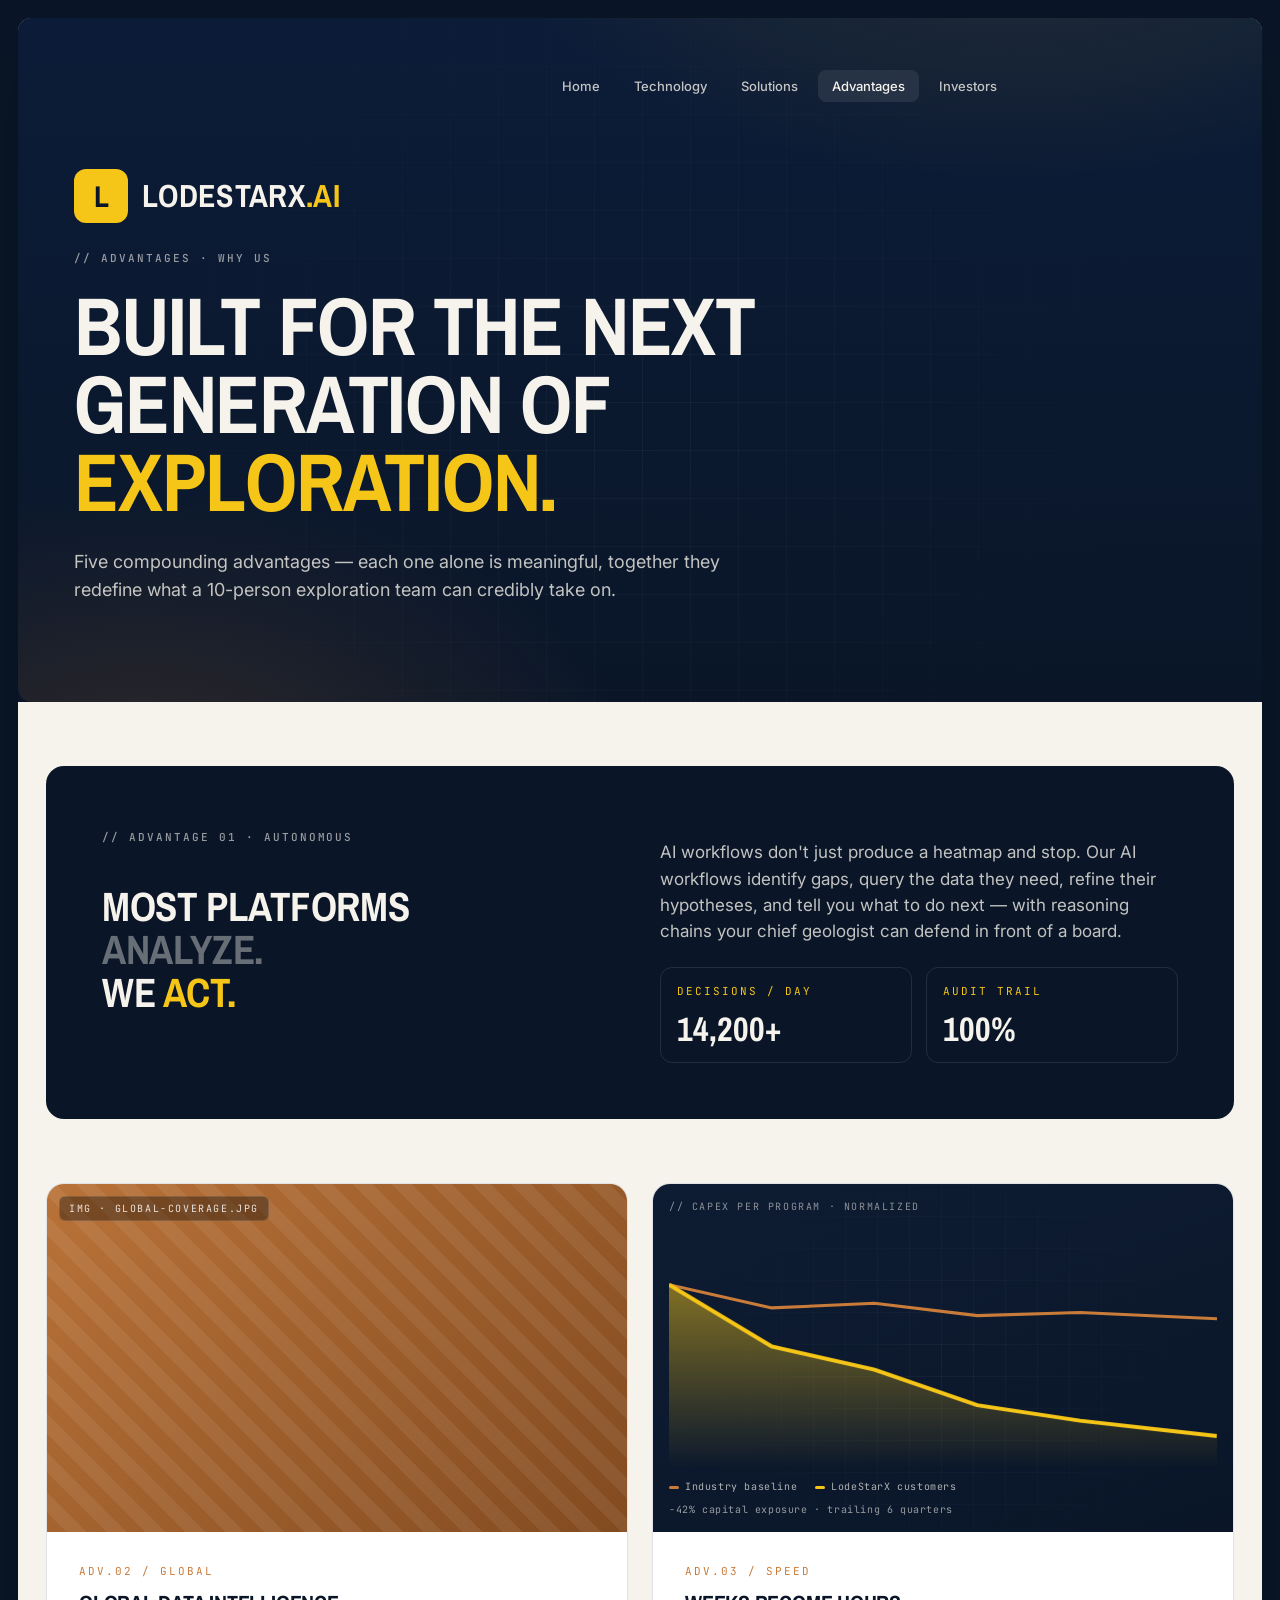
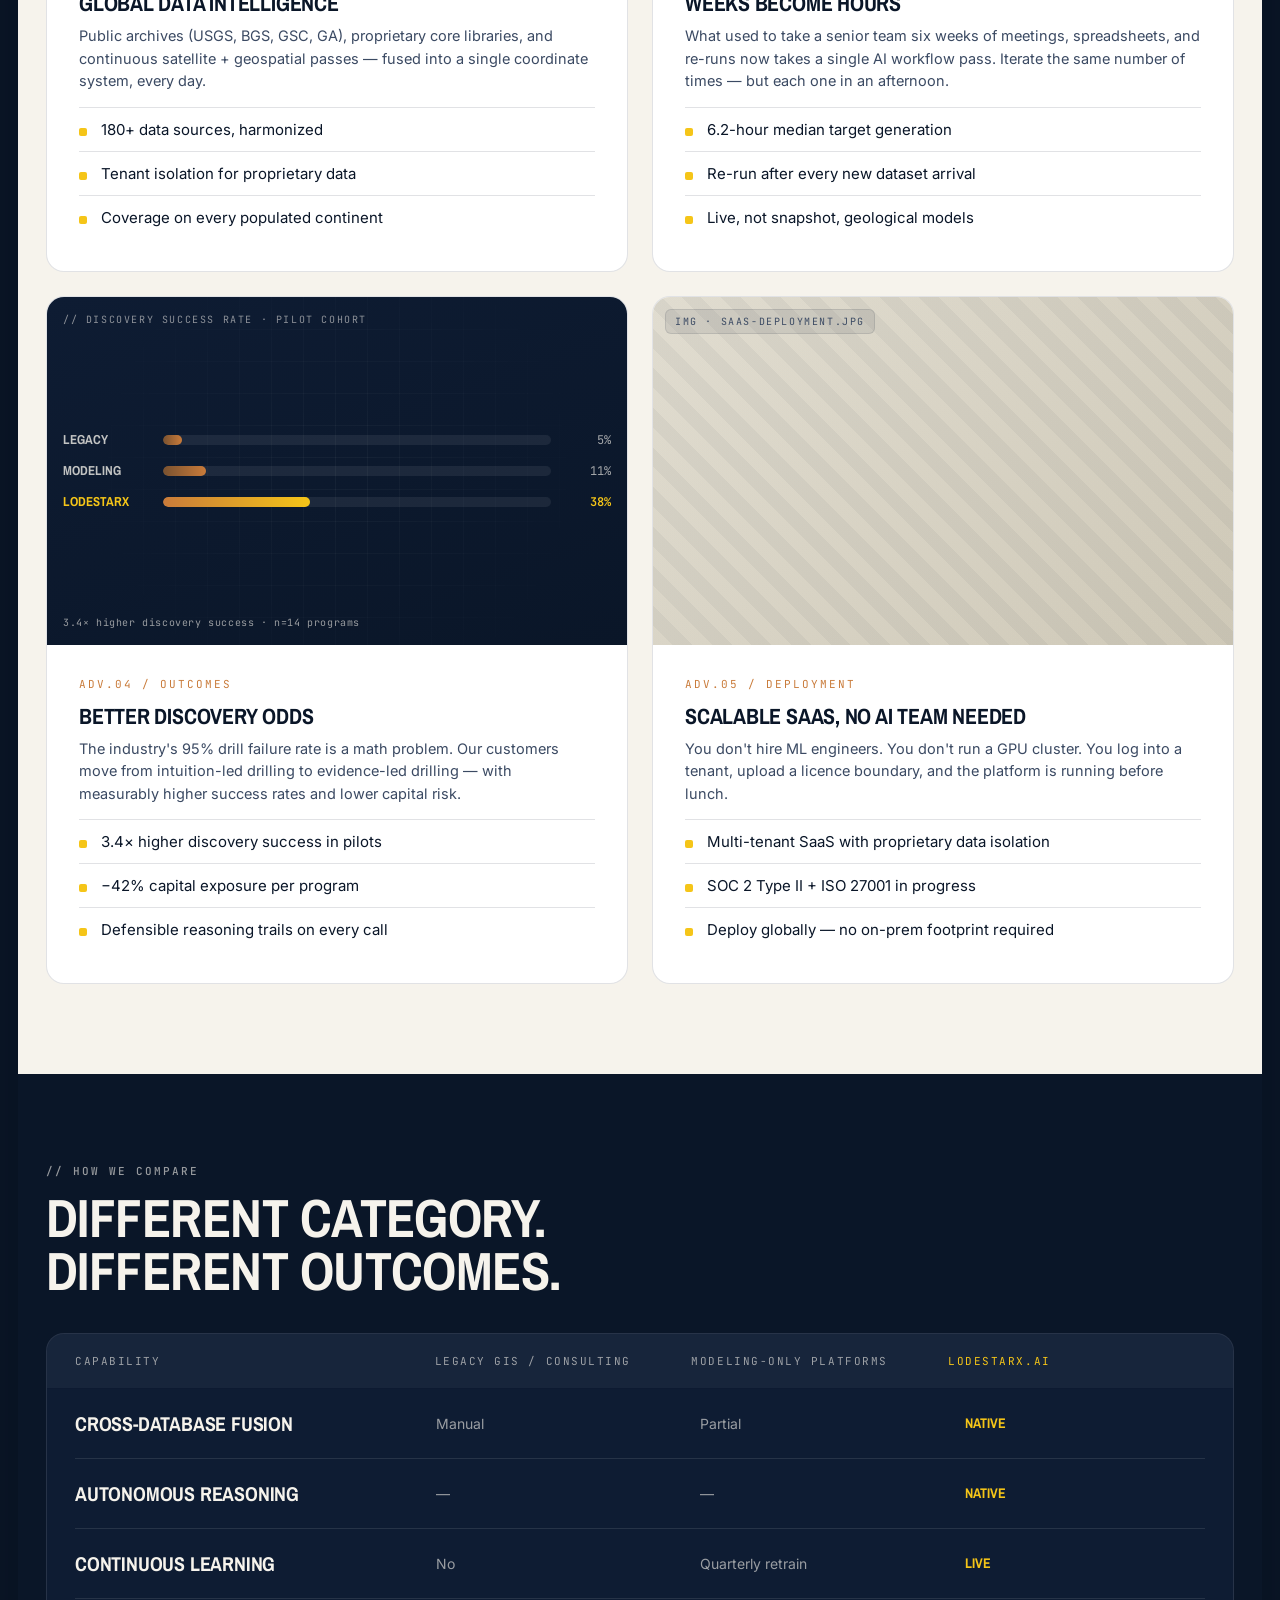
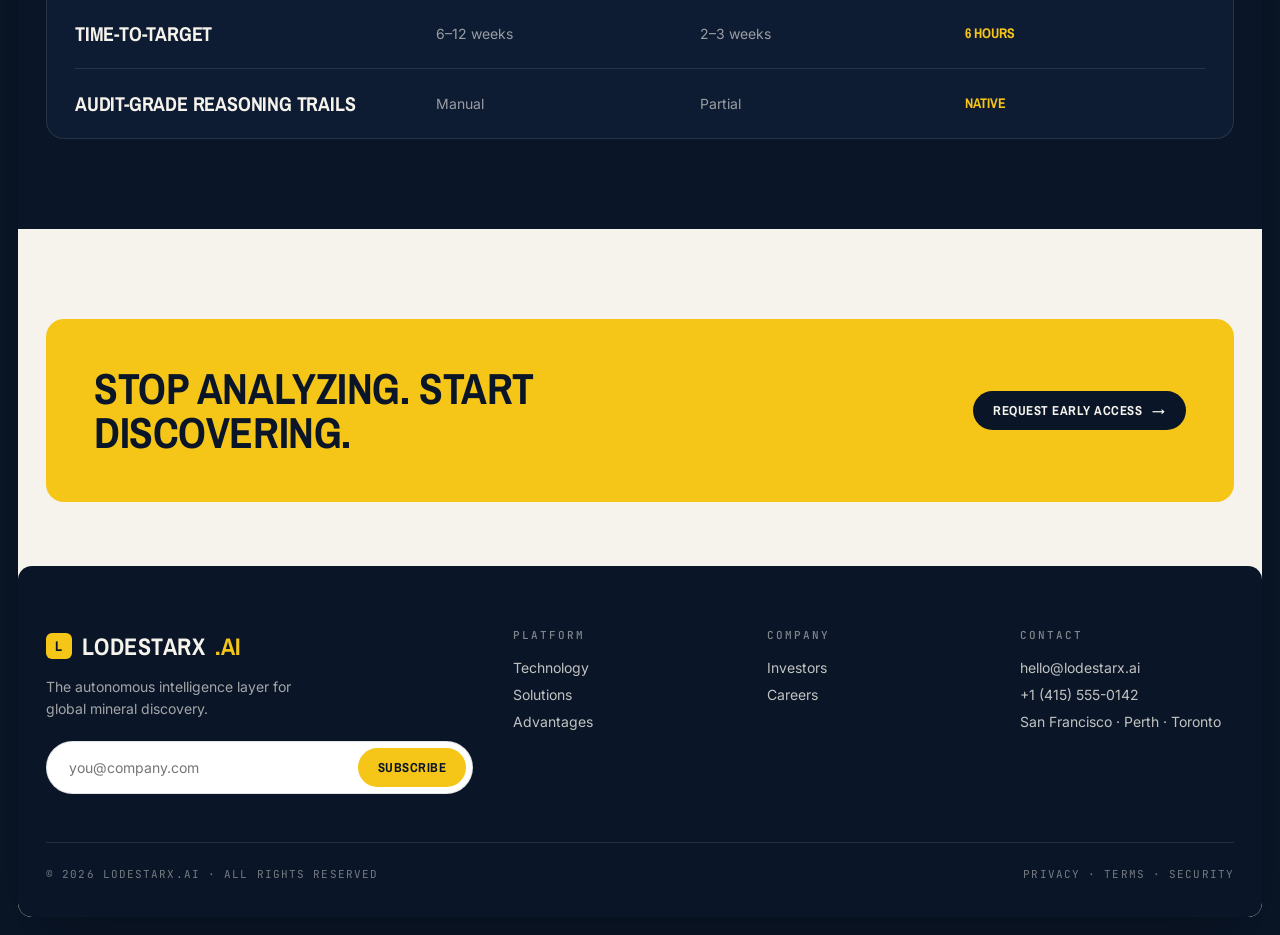
<file: advantages.html>
<!doctype html>
<html lang="en">
<head>
<meta charset="utf-8" />
<meta name="viewport" content="width=device-width,initial-scale=1" />
<title>LodeStarX.ai — Advantages</title>
<style>
/* LodeStarX.ai — shared design system */

@import url('https://fonts.googleapis.com/css2?family=Archivo:wght@400;500;600;700;800;900&family=Archivo+Narrow:wght@500;600;700;800&family=Inter:wght@400;500;600;700&family=JetBrains+Mono:wght@400;500&display=swap');

:root{
  --navy:#0a1628;
  --navy-2:#0e1c33;
  --navy-3:#142547;
  --paper:#f6f3ec;
  --paper-2:#ece7d9;
  --ink:#0a1628;
  --ink-2:#3b4a63;
  --ink-3:#6b7891;
  --yellow:#f5c518;
  --yellow-2:#e9b400;
  --copper:#c97b3a;
  --copper-2:#a25e25;
  --line:rgba(255,255,255,0.10);
  --line-dark:rgba(10,22,40,0.12);
  --radius:18px;
}

*{box-sizing:border-box}
html,body{margin:0;padding:0}
body{
  font-family:'Inter',system-ui,sans-serif;
  background:var(--navy);
  color:var(--ink);
  -webkit-font-smoothing:antialiased;
  text-rendering:optimizeLegibility;
}
a{color:inherit;text-decoration:none}
img{max-width:100%;display:block}

/* ---------- Layout ---------- */
.shell{max-width:1280px;margin:0 auto;padding:0 28px}
.band{padding:90px 0}
.band-dark{background:var(--navy);color:var(--paper)}
.band-light{background:var(--paper);color:var(--ink)}
.band-tight{padding:64px 0}

/* outer page background — gives the navy "frame" look */
.page{
  background:var(--navy);
  padding:18px;
  min-height:100vh;
}
.page-inner{
  background:var(--paper);
  border-radius:14px;
  overflow:hidden;
  box-shadow:0 30px 80px rgba(0,0,0,0.25);
}

/* ---------- Type ---------- */
h1,h2,h3,h4{font-family:'Archivo Narrow','Archivo',sans-serif;margin:0;letter-spacing:-0.01em;line-height:1}
.display{
  font-family:'Archivo Narrow',sans-serif;
  font-weight:800;
  font-size:clamp(44px, 6.4vw, 92px);
  line-height:0.95;
  letter-spacing:-0.015em;
  text-transform:uppercase;
}
.display-md{
  font-family:'Archivo Narrow',sans-serif;
  font-weight:800;
  font-size:clamp(34px,4.2vw,58px);
  line-height:0.98;
  text-transform:uppercase;
  letter-spacing:-0.01em;
}
.h-section{
  font-family:'Archivo Narrow',sans-serif;
  font-weight:800;
  font-size:clamp(28px,3vw,42px);
  text-transform:uppercase;
  line-height:1.02;
}
.eyebrow{
  font-family:'JetBrains Mono',monospace;
  font-size:11px;
  letter-spacing:0.18em;
  text-transform:uppercase;
  font-weight:500;
  color:var(--ink-3);
}
.eyebrow-dark{color:rgba(246,243,236,0.6)}
.lead{font-size:18px;line-height:1.55;color:var(--ink-2);max-width:60ch}
.lead-dark{color:rgba(246,243,236,0.78)}
p{line-height:1.6}

/* ---------- Header / Nav ---------- */
.nav{
  display:flex;align-items:center;gap:24px;
  padding:18px 24px;
  background:var(--navy);
  color:var(--paper);
  border-radius:12px;
  margin:0 0 0 0;
}
.brand{
  display:flex;align-items:center;gap:10px;
  font-family:'Archivo Narrow',sans-serif;
  font-weight:800;
  letter-spacing:0.02em;
  font-size:18px;
  text-transform:uppercase;
  color:var(--paper);
}
.brand-mark{
  width:26px;height:26px;
  background:var(--yellow);
  display:grid;place-items:center;
  border-radius:6px;
  color:var(--navy);
  font-family:'Archivo Narrow',sans-serif;
  font-weight:900;
  font-size:14px;
}
.nav-links{
  display:flex;gap:6px;margin-left:auto;align-items:center;
  font-size:13px;
  font-weight:500;
}
.nav-links a{
  padding:8px 14px;border-radius:8px;
  color:rgba(246,243,236,0.78);
  transition:background .15s, color .15s;
}
.nav-links a:hover{background:rgba(255,255,255,0.06);color:var(--paper)}
.nav-links a.active{background:rgba(255,255,255,0.08);color:var(--paper)}

.btn{
  display:inline-flex;align-items:center;gap:10px;
  padding:11px 20px;
  border-radius:999px;
  font-family:'Archivo Narrow',sans-serif;
  font-weight:700;
  text-transform:uppercase;
  letter-spacing:0.04em;
  font-size:13px;
  transition:transform .15s, background .15s;
  cursor:pointer;border:none;
}
.btn-yellow{background:var(--yellow);color:var(--navy)}
.btn-yellow:hover{background:var(--yellow-2)}
.btn-outline{background:transparent;color:var(--paper);border:1px solid rgba(255,255,255,0.25)}
.btn-outline:hover{background:rgba(255,255,255,0.06)}
.btn-dark{background:var(--navy);color:var(--paper)}
.btn-dark:hover{background:var(--navy-3)}
.btn-arrow::after{
  content:"→";font-family:inherit;font-weight:600;
}

/* ---------- Hero ---------- */
.hero{
  position:relative;
  background:var(--navy);
  color:var(--paper);
  padding:0;
  overflow:hidden;
}
.hero-inner{
  position:relative;
  padding:80px 56px 90px;
  border-radius:0 0 14px 14px;
  overflow:hidden;
}
.hero-bg{
  position:absolute;inset:0;
  background:
    radial-gradient(900px 500px at 80% -20%, rgba(245,197,24,0.12), transparent 60%),
    radial-gradient(700px 400px at 10% 110%, rgba(201,123,58,0.18), transparent 70%),
    linear-gradient(180deg, #0c1c38 0%, #0a1628 100%);
}
.hero-bg::after{
  content:"";position:absolute;inset:0;
  background-image:
    linear-gradient(rgba(255,255,255,0.04) 1px, transparent 1px),
    linear-gradient(90deg, rgba(255,255,255,0.04) 1px, transparent 1px);
  background-size:48px 48px;
  mask-image:radial-gradient(circle at 50% 60%, black, transparent 75%);
}
.hero-content{position:relative;max-width:920px}
.hero-meta{
  display:flex;gap:18px;flex-wrap:wrap;
  margin-top:36px;
  font-family:'JetBrains Mono',monospace;
  font-size:12px;
  color:rgba(246,243,236,0.6);
  letter-spacing:0.06em;
}
.hero-meta span::before{content:"●  ";color:var(--yellow)}

/* ---------- Cards ---------- */
.grid{display:grid;gap:24px}
.grid-2{grid-template-columns:repeat(2,1fr)}
.grid-3{grid-template-columns:repeat(3,1fr)}
.grid-4{grid-template-columns:repeat(4,1fr)}
@media(max-width:880px){
  .grid-2,.grid-3,.grid-4{grid-template-columns:1fr}
}

.card{
  background:white;
  border-radius:var(--radius);
  padding:28px;
  border:1px solid var(--line-dark);
}
.card-dark{
  background:var(--navy-2);
  border:1px solid var(--line);
  color:var(--paper);
}
.card-num{
  font-family:'JetBrains Mono',monospace;
  font-size:11px;letter-spacing:0.18em;
  color:var(--copper);
  margin-bottom:14px;
}
.card h3{
  font-family:'Archivo Narrow',sans-serif;
  font-weight:800;
  font-size:22px;
  text-transform:uppercase;
  margin-bottom:10px;
  line-height:1.05;
}
.card p{margin:0;color:var(--ink-2);font-size:14.5px;line-height:1.55}
.card-dark p{color:rgba(246,243,236,0.72)}

/* image-style hero feature card */
.feature-card{
  position:relative;
  border-radius:var(--radius);
  overflow:hidden;
  aspect-ratio:4/5;
  display:flex;flex-direction:column;justify-content:flex-end;
  padding:24px;
  color:var(--paper);
  border:1px solid var(--line);
  isolation:isolate;
}
.feature-card .ph{position:absolute;inset:0;z-index:-1}
.feature-card h3{
  font-family:'Archivo Narrow',sans-serif;font-weight:800;
  font-size:26px;text-transform:uppercase;line-height:1;margin:0 0 8px;
}
.feature-card p{margin:0;font-size:13.5px;color:rgba(246,243,236,0.85)}
.feature-card .pill{
  align-self:flex-start;
  font-family:'JetBrains Mono',monospace;
  font-size:10px;letter-spacing:0.16em;text-transform:uppercase;
  background:rgba(0,0,0,0.4);backdrop-filter:blur(6px);
  border:1px solid rgba(255,255,255,0.18);
  color:var(--paper);
  padding:6px 10px;border-radius:999px;
  margin-bottom:auto;
}

/* ---------- Striped placeholder imagery ---------- */
.ph{
  position:relative;
  background:
    repeating-linear-gradient(45deg, rgba(255,255,255,0.05) 0 14px, rgba(255,255,255,0.10) 14px 28px),
    linear-gradient(135deg, var(--navy-3), var(--navy));
  display:flex;align-items:center;justify-content:center;
  color:rgba(246,243,236,0.75);
  font-family:'JetBrains Mono',monospace;
  font-size:11px;letter-spacing:0.12em;
  text-transform:uppercase;
}
.ph-copper{
  background:
    repeating-linear-gradient(45deg, rgba(255,255,255,0.06) 0 14px, rgba(255,255,255,0.12) 14px 28px),
    linear-gradient(135deg, #b56a2c, #7a3f12);
  color:rgba(255,240,225,0.9);
}
.ph-yellow{
  background:
    repeating-linear-gradient(45deg, rgba(0,0,0,0.06) 0 14px, rgba(0,0,0,0.12) 14px 28px),
    linear-gradient(135deg, #f5c518, #d99e00);
  color:#3a2a00;
}
.ph-paper{
  background:
    repeating-linear-gradient(45deg, rgba(10,22,40,0.05) 0 14px, rgba(10,22,40,0.09) 14px 28px),
    linear-gradient(135deg, #ece7d9, #d9d2bf);
  color:var(--ink-2);
}
.ph-label{
  position:absolute;top:12px;left:12px;
  font-family:'JetBrains Mono',monospace;
  font-size:10px;letter-spacing:0.16em;text-transform:uppercase;
  background:rgba(0,0,0,0.35);
  padding:5px 9px;border-radius:6px;
  color:rgba(255,255,255,0.85);
  border:1px solid rgba(255,255,255,0.12);
}
.ph-paper .ph-label{
  background:rgba(10,22,40,0.08);color:var(--ink-2);border:1px solid rgba(10,22,40,0.1);
}
.ph-yellow .ph-label{
  background:rgba(0,0,0,0.18);color:#3a2a00;border:1px solid rgba(0,0,0,0.18);
}

/* ---------- Stats strip ---------- */
.stats{
  display:grid;grid-template-columns:repeat(4,1fr);
  gap:0;
  border:1px solid var(--line-dark);
  border-radius:var(--radius);
  background:white;overflow:hidden;
}
.stats > div{
  padding:28px;
  border-right:1px solid var(--line-dark);
}
.stats > div:last-child{border-right:none}
.stat-num{
  font-family:'Archivo Narrow',sans-serif;
  font-weight:800;
  font-size:42px;
  letter-spacing:-0.02em;
  line-height:1;
  margin-bottom:8px;
}
.stat-label{
  font-family:'JetBrains Mono',monospace;
  font-size:11px;
  letter-spacing:0.14em;
  text-transform:uppercase;
  color:var(--ink-3);
}
@media(max-width:880px){
  .stats{grid-template-columns:repeat(2,1fr)}
  .stats > div:nth-child(2){border-right:none}
  .stats > div:nth-child(1),.stats > div:nth-child(2){border-bottom:1px solid var(--line-dark)}
}

/* ---------- Footer ---------- */
.footer{
  background:var(--navy);
  color:var(--paper);
  padding:64px 0 36px;
  border-radius:14px;
  margin-top:0;
}
.footer-grid{
  display:grid;grid-template-columns:2fr 1fr 1fr 1fr;
  gap:40px;
  padding-bottom:48px;
  border-bottom:1px solid var(--line);
}
@media(max-width:880px){.footer-grid{grid-template-columns:1fr 1fr}}
.footer h4{
  font-family:'JetBrains Mono',monospace;
  font-size:11px;letter-spacing:0.18em;
  text-transform:uppercase;
  color:rgba(246,243,236,0.5);
  font-weight:500;
  margin-bottom:18px;
}
.footer ul{list-style:none;padding:0;margin:0}
.footer li{margin-bottom:10px;font-size:14px;color:rgba(246,243,236,0.78)}
.footer li a:hover{color:var(--yellow)}
.footer-brand .brand{font-size:24px}
.footer-brand p{
  color:rgba(246,243,236,0.65);
  font-size:14px;line-height:1.55;max-width:32ch;margin-top:14px;
}
.footer-bottom{
  display:flex;justify-content:space-between;align-items:center;
  padding-top:24px;
  font-family:'JetBrains Mono',monospace;
  font-size:11px;letter-spacing:0.1em;text-transform:uppercase;
  color:rgba(246,243,236,0.45);
}

/* ---------- CTA strip ---------- */
.cta-strip{
  background:var(--yellow);
  color:var(--navy);
  border-radius:var(--radius);
  padding:48px;
  display:flex;align-items:center;justify-content:space-between;gap:32px;
}
.cta-strip h3{
  font-family:'Archivo Narrow',sans-serif;font-weight:800;
  font-size:clamp(28px,3.4vw,46px);
  text-transform:uppercase;line-height:1;letter-spacing:-0.01em;
  max-width:22ch;
}
.cta-strip .btn{background:var(--navy);color:var(--paper)}
.cta-strip .btn:hover{background:var(--navy-3)}
@media(max-width:880px){.cta-strip{flex-direction:column;align-items:flex-start}}

/* ---------- Detail bits ---------- */
.kicker-row{
  display:flex;align-items:center;justify-content:space-between;
  margin-bottom:36px;gap:24px;flex-wrap:wrap;
}
.kicker-row .h-section{max-width:18ch}
.kicker-row p{max-width:46ch;margin:0;color:var(--ink-2)}

.list-clean{list-style:none;padding:0;margin:14px 0 0}
.list-clean li{
  padding:12px 0;border-top:1px solid var(--line-dark);
  display:flex;gap:14px;align-items:flex-start;
  font-size:15px;
}
.card-dark .list-clean li{border-top:1px solid var(--line)}
.list-clean li::before{
  content:"";flex:0 0 8px;height:8px;margin-top:8px;
  background:var(--yellow);border-radius:2px;
}

.tag{
  display:inline-block;
  font-family:'JetBrains Mono',monospace;
  font-size:10px;letter-spacing:0.14em;text-transform:uppercase;
  padding:5px 9px;border-radius:6px;
  background:rgba(10,22,40,0.06);color:var(--ink-2);
}
.card-dark .tag{background:rgba(255,255,255,0.08);color:var(--paper)}

/* numbered architecture rows */
.arch-row{
  display:grid;grid-template-columns:120px 1fr 1.2fr;
  gap:32px;align-items:start;
  padding:36px 0;border-top:1px solid var(--line);
}
.arch-row:last-child{border-bottom:1px solid var(--line)}
.arch-num{
  font-family:'Archivo Narrow',sans-serif;
  font-weight:800;font-size:64px;line-height:1;
  color:var(--yellow);
}
.arch-row h3{
  font-family:'Archivo Narrow',sans-serif;font-weight:800;
  font-size:28px;text-transform:uppercase;line-height:1;
  margin:0 0 10px;
}
.arch-row p{color:rgba(246,243,236,0.72);margin:0;font-size:15px}
.arch-bullets{display:grid;grid-template-columns:1fr 1fr;gap:8px 24px;margin-top:18px}
.arch-bullets span{
  font-family:'JetBrains Mono',monospace;font-size:12px;
  color:rgba(246,243,236,0.85);letter-spacing:0.04em;
  padding:8px 0;border-top:1px dashed rgba(255,255,255,0.12);
}
@media(max-width:880px){
  .arch-row{grid-template-columns:1fr}
  .arch-bullets{grid-template-columns:1fr}
}

/* big quote / pull */
.pull{
  font-family:'Archivo Narrow',sans-serif;
  font-weight:700;
  font-size:clamp(28px,3.2vw,44px);
  text-transform:uppercase;
  line-height:1.05;
  letter-spacing:-0.01em;
  max-width:24ch;
}
.pull em{font-style:normal;color:var(--yellow)}

/* signup row */
.signup{
  display:flex;gap:12px;background:white;border-radius:999px;padding:6px;
  border:1px solid var(--line-dark);max-width:520px;
}
.signup input{
  flex:1;border:none;outline:none;
  padding:10px 16px;font-family:inherit;font-size:14px;background:transparent;
}

/* logo bar */
.logo-bar{
  display:flex;justify-content:space-between;align-items:center;gap:24px;
  padding:28px 0;border-top:1px solid var(--line-dark);border-bottom:1px solid var(--line-dark);
  flex-wrap:wrap;
}
.logo-bar span{
  font-family:'Archivo Narrow',sans-serif;
  font-weight:700;text-transform:uppercase;letter-spacing:0.04em;
  font-size:15px;color:var(--ink-3);
}

/* table-style data rows */
.row-table{border-top:1px solid var(--line-dark)}
.row-table .row{
  display:grid;grid-template-columns:80px 1.2fr 2fr 100px;
  gap:24px;padding:24px 0;border-bottom:1px solid var(--line-dark);
  align-items:center;
}
.row-table .row .idx{
  font-family:'JetBrains Mono',monospace;font-size:12px;color:var(--ink-3);
}
.row-table .row h4{
  font-family:'Archivo Narrow',sans-serif;font-weight:800;
  font-size:20px;text-transform:uppercase;line-height:1.05;margin:0;
}
.row-table .row p{margin:0;color:var(--ink-2);font-size:14px;line-height:1.5}
.row-table .row .meta{
  font-family:'JetBrains Mono',monospace;font-size:11px;
  color:var(--copper);letter-spacing:0.1em;text-transform:uppercase;text-align:right;
}
@media(max-width:880px){
  .row-table .row{grid-template-columns:1fr;gap:6px}
  .row-table .row .meta{text-align:left}
}

/* LodeStarX.ai — animations + dashboards CSS */

/* ===== Reveal on scroll ===== */
.reveal{
  opacity:0;
  transform:translateY(18px);
  transition:opacity .8s ease, transform .8s cubic-bezier(.2,.7,.2,1);
  transition-delay:var(--rd, 0ms);
  will-change:opacity, transform;
}
.reveal.in-view{opacity:1;transform:none}
@media (prefers-reduced-motion: reduce){
  .reveal{opacity:1;transform:none;transition:none}
  .db-scan, .db-ring, .db-hot, .db-dot, .agent-status::before, .spark-line{animation:none !important}
}

/* hero subtle entrance */
.hero-content > *{animation:heroIn .9s ease both}
.hero-content > *:nth-child(2){animation-delay:.08s}
.hero-content > *:nth-child(3){animation-delay:.16s}
.hero-content > *:nth-child(4){animation-delay:.24s}
.hero-content > *:nth-child(5){animation-delay:.32s}
@keyframes heroIn{from{opacity:0;transform:translateY(14px)}to{opacity:1;transform:none}}

/* button hover lift */
.btn{transition:transform .18s ease, background .15s, box-shadow .2s}
.btn:hover{transform:translateY(-1px);box-shadow:0 6px 20px rgba(0,0,0,0.18)}

/* card hover */
.card{transition:transform .25s ease, box-shadow .25s ease, border-color .2s}
.card:hover{transform:translateY(-3px);box-shadow:0 14px 40px rgba(10,22,40,0.12)}
.card-dark:hover{box-shadow:0 14px 40px rgba(0,0,0,0.4)}

/* nav hover micro */
.nav-links a{position:relative}
.nav-links a:not(.active)::after{
  content:"";position:absolute;left:14px;right:14px;bottom:4px;height:2px;
  background:var(--yellow);transform:scaleX(0);transform-origin:left;transition:transform .25s ease;
}
.nav-links a:hover::after{transform:scaleX(1)}

/* hero grid drift */
.hero-bg::after{animation:gridDrift 28s linear infinite}
@keyframes gridDrift{
  from{background-position:0 0, 0 0}
  to{background-position:96px 96px, 96px 96px}
}

/* ===== Dashboard shell ===== */
.dashboard{
  background:linear-gradient(180deg, #0c1c38 0%, #0a1628 100%);
  border:1px solid rgba(255,255,255,0.10);
  border-radius:var(--radius);
  padding:24px;
  color:var(--paper);
  position:relative;
  overflow:hidden;
}
.dashboard::before{
  content:"";position:absolute;inset:-1px;border-radius:var(--radius);
  background:linear-gradient(135deg, rgba(245,197,24,0.18), transparent 40%);
  pointer-events:none;
}
.db-head{
  display:flex;justify-content:space-between;align-items:flex-start;
  margin-bottom:18px;gap:16px;flex-wrap:wrap;position:relative;
}
.db-eyebrow{
  font-family:'JetBrains Mono',monospace;font-size:10px;
  letter-spacing:0.16em;color:rgba(246,243,236,0.55);margin-bottom:6px;
}
.db-title{
  font-family:'Archivo Narrow',sans-serif;font-weight:800;
  font-size:20px;text-transform:uppercase;line-height:1.05;
}
.db-pulse{
  display:inline-flex;align-items:center;gap:8px;
  font-family:'JetBrains Mono',monospace;font-size:11px;
  color:rgba(246,243,236,0.7);
  padding:6px 12px;border:1px solid rgba(255,255,255,0.12);border-radius:999px;
  background:rgba(255,255,255,0.04);
}
.db-dot{
  width:8px;height:8px;border-radius:50%;background:#5fd97a;
  box-shadow:0 0 0 0 rgba(95,217,122,0.7);
  animation:pulseDot 1.6s ease-out infinite;
}
@keyframes pulseDot{
  0%{box-shadow:0 0 0 0 rgba(95,217,122,0.5)}
  70%{box-shadow:0 0 0 10px rgba(95,217,122,0)}
  100%{box-shadow:0 0 0 0 rgba(95,217,122,0)}
}

/* ===== Target dashboard ===== */
.db-grid{display:grid;grid-template-columns:1.4fr 1fr;gap:18px}
@media(max-width:880px){.db-grid{grid-template-columns:1fr}}
.db-map{
  position:relative;border-radius:12px;overflow:hidden;
  background:linear-gradient(135deg, #0e1c33, #07101f);
  border:1px solid rgba(255,255,255,0.08);
  aspect-ratio:10/7;
}
.db-svg{width:100%;height:100%;display:block}
.db-hot{animation:hotPulse 3.4s ease-in-out infinite}
.db-hot-2{animation-delay:.8s}
.db-hot-3{animation-delay:1.6s}
@keyframes hotPulse{0%,100%{opacity:.6}50%{opacity:1}}
.db-ring{animation:ringExpand 2.2s ease-out infinite;transform-origin:center;transform-box:fill-box}
.db-ring-2{animation-delay:.5s}
.db-ring-3{animation-delay:1s}
@keyframes ringExpand{
  0%{r:6;opacity:1;stroke-width:2}
  100%{r:24;opacity:0;stroke-width:0.5}
}
.db-scan{
  animation:scan 4s linear infinite;
}
@keyframes scan{0%{transform:translateY(0)}100%{transform:translateY(280px)}}
.db-tag{
  position:absolute;background:rgba(10,22,40,0.85);backdrop-filter:blur(6px);
  border:1px solid rgba(245,197,24,0.4);color:var(--yellow);
  font-family:'JetBrains Mono',monospace;font-size:10px;letter-spacing:0.08em;
  padding:4px 8px;border-radius:6px;
}
.db-tag-1{top:30%;left:25%}
.db-tag-2{top:55%;left:60%}
.db-tag-3{top:25%;right:18%}
.db-list{display:flex;flex-direction:column;gap:8px}
.db-row{
  display:grid;grid-template-columns:24px 90px 1fr 42px;
  align-items:center;gap:10px;
  padding:8px 10px;border-radius:8px;
  background:rgba(255,255,255,0.03);
  border:1px solid rgba(255,255,255,0.06);
  font-size:12px;
}
.db-rank{font-family:'JetBrains Mono',monospace;color:var(--yellow);font-size:11px}
.db-name{font-family:'Archivo Narrow',sans-serif;font-weight:700;text-transform:uppercase;font-size:13px}
.db-bar{height:6px;background:rgba(255,255,255,0.08);border-radius:3px;overflow:hidden}
.db-bar i{
  display:block;height:100%;width:0;background:linear-gradient(90deg,#c97b3a,#f5c518);
  border-radius:3px;animation:barFill 1.4s cubic-bezier(.2,.7,.2,1) forwards;
  --w:50%;
}
@keyframes barFill{to{width:var(--w)}}
.db-val{font-family:'JetBrains Mono',monospace;color:var(--yellow);font-size:11px;text-align:right}

/* ===== Agent dashboard ===== */
.agent-grid{
  display:grid;grid-template-columns:repeat(4,1fr);gap:8px;margin-bottom:18px;
}
@media(max-width:880px){.agent-grid{grid-template-columns:repeat(2,1fr)}}
.agent{
  background:rgba(255,255,255,0.03);
  border:1px solid rgba(255,255,255,0.07);
  padding:12px;border-radius:10px;
  display:flex;flex-direction:column;gap:6px;
}
.agent-name{
  font-family:'Archivo Narrow',sans-serif;font-weight:700;text-transform:uppercase;font-size:13px;
}
.agent-status{
  font-family:'JetBrains Mono',monospace;font-size:10px;letter-spacing:0.06em;
  display:inline-flex;align-items:center;gap:6px;
}
.agent-status::before{
  content:"";width:6px;height:6px;border-radius:50%;
}
.agent-on{color:#5fd97a}
.agent-on::before{background:#5fd97a;animation:pulseDot 1.6s infinite}
.agent-warn{color:#f5c518}
.agent-warn::before{background:#f5c518;animation:pulseDot 2.2s infinite}

.agent-stream{
  background:rgba(0,0,0,0.25);border:1px solid rgba(255,255,255,0.06);
  border-radius:10px;padding:14px;font-family:'JetBrains Mono',monospace;
  font-size:11px;line-height:1.7;color:rgba(246,243,236,0.7);
  max-height:140px;overflow:hidden;position:relative;
}
.agent-line{opacity:0;animation:lineIn .6s ease forwards}
.agent-line:nth-child(1){animation-delay:.0s}
.agent-line:nth-child(2){animation-delay:.4s}
.agent-line:nth-child(3){animation-delay:.8s}
.agent-line:nth-child(4){animation-delay:1.2s}
.agent-line:nth-child(5){animation-delay:1.6s}
@keyframes lineIn{from{opacity:0;transform:translateY(6px)}to{opacity:1;transform:none}}
.al-time{color:rgba(246,243,236,0.4)}
.al-tag{color:var(--yellow)}

/* ===== Fusion / spark dashboard ===== */
.spark-row{margin-bottom:18px}
.spark{width:100%;height:160px;display:block}
.spark-line{
  stroke-dasharray:1500;stroke-dashoffset:1500;
  animation:drawLine 2s ease-out forwards;
}
@keyframes drawLine{to{stroke-dashoffset:0}}
.spark-fill{opacity:0;animation:fadeIn 1s 1.2s ease forwards}
@keyframes fadeIn{to{opacity:1}}
.spark-stats{
  display:grid;grid-template-columns:repeat(4,1fr);gap:8px;
}
@media(max-width:880px){.spark-stats{grid-template-columns:repeat(2,1fr)}}
.spark-stats > div{
  padding:14px;background:rgba(255,255,255,0.03);
  border:1px solid rgba(255,255,255,0.07);border-radius:10px;
}
.spark-num{
  font-family:'Archivo Narrow',sans-serif;font-weight:800;font-size:28px;line-height:1;
  color:var(--yellow);margin-bottom:4px;
}
.spark-label{
  font-family:'JetBrains Mono',monospace;font-size:10px;letter-spacing:0.14em;
  text-transform:uppercase;color:rgba(246,243,236,0.6);
}

/* LodeStarX.ai — chart styles */
.chart-shell{
  width:100%;height:100%;
  background:linear-gradient(160deg, var(--navy-2), var(--navy));
  padding:16px;display:flex;flex-direction:column;gap:10px;
  color:var(--paper);font-family:'Inter',sans-serif;
  position:relative;overflow:hidden;
}
.chart-shell::before{
  content:"";position:absolute;inset:0;
  background-image:linear-gradient(rgba(255,255,255,0.04) 1px, transparent 1px),
                   linear-gradient(90deg, rgba(255,255,255,0.04) 1px, transparent 1px);
  background-size:32px 32px;mask-image:radial-gradient(circle at 50% 50%, black, transparent 80%);
  pointer-events:none;
}
.chart-shell > *{position:relative}
.chart-eyebrow{
  font-family:'JetBrains Mono',monospace;font-size:10px;
  letter-spacing:0.16em;color:rgba(246,243,236,0.55);
}
.chart-foot{
  font-family:'JetBrains Mono',monospace;font-size:10px;
  letter-spacing:0.06em;color:rgba(246,243,236,0.6);margin-top:auto;
}
/* discovery bars */
.chart-bars{display:flex;flex-direction:column;gap:14px;flex:1;justify-content:center}
.cb{display:grid;grid-template-columns:90px 1fr 50px;gap:10px;align-items:center}
.cb-label{
  font-family:'Archivo Narrow',sans-serif;font-weight:700;
  text-transform:uppercase;font-size:13px;color:rgba(246,243,236,0.78);
}
.cb-label.cb-hl{color:var(--yellow)}
.cb-track{height:10px;background:rgba(255,255,255,0.07);border-radius:5px;overflow:hidden}
.cb-fill{
  display:block;height:100%;width:0;
  background:linear-gradient(90deg,#7a5230,#c97b3a);
  border-radius:5px;animation:cbGrow 1.4s cubic-bezier(.2,.7,.2,1) forwards;--w:50%;
}
.cb-fill-hl{background:linear-gradient(90deg,#c97b3a,#f5c518)}
@keyframes cbGrow{to{width:var(--w)}}
.cb-val{
  font-family:'JetBrains Mono',monospace;font-size:12px;
  color:rgba(246,243,236,0.65);text-align:right;
}
.cb-val-hl{color:var(--yellow);font-weight:600}
/* cost lines */
.cost-svg, .market-svg{width:100%;height:160px;display:block;flex:1}
.cost-line-a, .cost-line-b{
  stroke-dasharray:600;stroke-dashoffset:600;
  animation:drawL 1.8s ease-out forwards;
}
.cost-line-b{animation-delay:.4s}
.cost-fill{opacity:0;animation:fadeIn .8s 1.2s ease forwards}
@keyframes drawL{to{stroke-dashoffset:0}}
.chart-legend{
  display:flex;gap:18px;font-family:'JetBrains Mono',monospace;font-size:10px;
  color:rgba(246,243,236,0.7);letter-spacing:0.06em;
}
.chart-legend i{
  display:inline-block;width:10px;height:3px;margin-right:6px;vertical-align:middle;border-radius:2px;
}
/* donut */
.donut-wrap{position:relative;width:140px;height:140px;align-self:center;margin:auto}
.donut{width:100%;height:100%}
.donut-arc{
  animation:donutFill 1.6s cubic-bezier(.2,.7,.2,1) forwards;
}
@keyframes donutFill{to{stroke-dashoffset:117.6}} /* 61% of 301.6 */
.donut-center{
  position:absolute;inset:0;display:flex;flex-direction:column;align-items:center;justify-content:center;text-align:center;
}
.donut-num{
  font-family:'Archivo Narrow',sans-serif;font-weight:800;font-size:32px;color:var(--yellow);line-height:1;
}
.donut-num span{font-size:18px;margin-left:2px}
.donut-label{
  font-family:'JetBrains Mono',monospace;font-size:9px;letter-spacing:0.12em;
  text-transform:uppercase;color:rgba(246,243,236,0.6);margin-top:4px;
}
/* market bars handled inline via JS */

</style>
</head>
<body>
<div class="page">
<div class="page-inner">

<section class="hero">
  <div class="hero-inner" style="padding:48px 56px 80px">
    <div class="hero-bg"></div>
    <nav class="nav" style="background:transparent;padding:0 0 64px;border-radius:0;">
      <div class="brand"><span class="brand-mark">L</span> LodeStarX<span style="color:var(--yellow)">.ai</span></div>
      <div class="nav-links">
        <a href="index.html">Home</a>
        <a href="technology.html">Technology</a>
        <a href="solutions.html">Solutions</a>
        <a href="advantages.html" class="active">Advantages</a>
        <a href="investors.html">Investors</a>
      </div>
      <a class="btn btn-yellow btn-arrow" href="#cta">Request Access</a>
    </nav>
    <div class="hero-content" style="max-width:1000px">
      <div style="display:flex;align-items:center;gap:14px;margin-bottom:28px">
        <div style="width:54px;height:54px;background:var(--yellow);border-radius:12px;display:grid;place-items:center;color:var(--navy);font-family:'Archivo Narrow',sans-serif;font-weight:900;font-size:30px;line-height:1">L</div>
        <div style="font-family:'Archivo Narrow',sans-serif;font-weight:800;font-size:32px;text-transform:uppercase;letter-spacing:0.01em;color:var(--paper);line-height:1">LodeStarX<span style="color:var(--yellow)">.ai</span></div>
      </div>
      <div class="eyebrow eyebrow-dark" style="margin-bottom:22px">// Advantages · Why us</div>
      <h1 class="display">
        Built for the next<br/>
        generation of<br/>
        <span style="color:var(--yellow)">exploration.</span>
      </h1>
      <p class="lead lead-dark" style="margin-top:28px;max-width:62ch">
        Five compounding advantages — each one alone is meaningful, together they redefine
        what a 10-person exploration team can credibly take on.
      </p>
    </div>
  </div>
</section>

<!-- BIG PULL: Most analyze. We act. -->
<section class="band band-light band-tight">
  <div class="shell">
    <div style="background:var(--navy);color:var(--paper);border-radius:var(--radius);padding:56px;display:grid;grid-template-columns:1fr 1fr;gap:40px;align-items:center">
      <div>
        <div class="eyebrow eyebrow-dark" style="margin-bottom:18px">// Advantage 01 · Autonomous</div>
        <p class="pull" style="color:var(--paper)">
          Most platforms<br/><span style="color:rgba(246,243,236,0.4)">analyze.</span><br/>
          We <em>act.</em>
        </p>
      </div>
      <div>
        <p class="lead lead-dark" style="font-size:17px">
          AI workflows don't just produce a heatmap and stop. Our AI workflows identify gaps,
          query the data they need, refine their hypotheses, and tell you what to do next —
          with reasoning chains your chief geologist can defend in front of a board.
        </p>
        <div class="grid grid-2" style="margin-top:22px;gap:14px">
          <div style="padding:16px;border:1px solid var(--line);border-radius:12px">
            <div class="card-num" style="color:var(--yellow)">DECISIONS / DAY</div>
            <div style="font-family:'Archivo Narrow';font-weight:800;font-size:34px;line-height:1">14,200+</div>
          </div>
          <div style="padding:16px;border:1px solid var(--line);border-radius:12px">
            <div class="card-num" style="color:var(--yellow)">AUDIT TRAIL</div>
            <div style="font-family:'Archivo Narrow';font-weight:800;font-size:34px;line-height:1">100%</div>
          </div>
        </div>
      </div>
    </div>
  </div>
</section>

<!-- Other advantages, alternating -->
<section class="band band-light" style="padding-top:0">
  <div class="shell">
    <div class="grid grid-2" style="gap:24px">

      <div class="card" style="padding:0;overflow:hidden">
        <div class="ph ph-copper" style="aspect-ratio:5/3">
          <span class="ph-label">img · global-coverage.jpg</span>
        </div>
        <div style="padding:32px">
          <div class="card-num">ADV.02 / GLOBAL</div>
          <h3>Global data intelligence</h3>
          <p>Public archives (USGS, BGS, GSC, GA), proprietary core libraries, and continuous satellite + geospatial passes — fused into a single coordinate system, every day.</p>
          <ul class="list-clean">
            <li>180+ data sources, harmonized</li>
            <li>Tenant isolation for proprietary data</li>
            <li>Coverage on every populated continent</li>
          </ul>
        </div>
      </div>

      <div class="card" style="padding:0;overflow:hidden">
        <div data-chart="cost" style="aspect-ratio:5/3;overflow:hidden"></div>
        <div style="padding:32px">
          <div class="card-num">ADV.03 / SPEED</div>
          <h3>Weeks become hours</h3>
          <p>What used to take a senior team six weeks of meetings, spreadsheets, and re-runs now takes a single AI workflow pass. Iterate the same number of times — but each one in an afternoon.</p>
          <ul class="list-clean">
            <li>6.2-hour median target generation</li>
            <li>Re-run after every new dataset arrival</li>
            <li>Live, not snapshot, geological models</li>
          </ul>
        </div>
      </div>

      <div class="card" style="padding:0;overflow:hidden">
        <div data-chart="discovery" style="aspect-ratio:5/3;overflow:hidden"></div>
        <div style="padding:32px">
          <div class="card-num">ADV.04 / OUTCOMES</div>
          <h3>Better discovery odds</h3>
          <p>The industry's 95% drill failure rate is a math problem. Our customers move from intuition-led drilling to evidence-led drilling — with measurably higher success rates and lower capital risk.</p>
          <ul class="list-clean">
            <li>3.4× higher discovery success in pilots</li>
            <li>−42% capital exposure per program</li>
            <li>Defensible reasoning trails on every call</li>
          </ul>
        </div>
      </div>

      <div class="card" style="padding:0;overflow:hidden">
        <div class="ph ph-paper" style="aspect-ratio:5/3">
          <span class="ph-label">img · saas-deployment.jpg</span>
        </div>
        <div style="padding:32px">
          <div class="card-num">ADV.05 / DEPLOYMENT</div>
          <h3>Scalable SaaS, no AI team needed</h3>
          <p>You don't hire ML engineers. You don't run a GPU cluster. You log into a tenant, upload a licence boundary, and the platform is running before lunch.</p>
          <ul class="list-clean">
            <li>Multi-tenant SaaS with proprietary data isolation</li>
            <li>SOC 2 Type II + ISO 27001 in progress</li>
            <li>Deploy globally — no on-prem footprint required</li>
          </ul>
        </div>
      </div>

    </div>
  </div>
</section>

<!-- COMPARISON TABLE -->
<section class="band band-dark">
  <div class="shell">
    <div class="kicker-row">
      <div>
        <div class="eyebrow eyebrow-dark" style="margin-bottom:14px">// How we compare</div>
        <h2 class="display-md">Different category.<br/>Different outcomes.</h2>
      </div>
    </div>

    <div style="background:var(--navy-2);border:1px solid var(--line);border-radius:var(--radius);overflow:hidden">
      <div style="display:grid;grid-template-columns:1.4fr 1fr 1fr 1fr;background:rgba(255,255,255,0.04);padding:20px 28px;font-family:'JetBrains Mono';font-size:11px;letter-spacing:0.14em;text-transform:uppercase;color:rgba(246,243,236,0.6)">
        <div>Capability</div>
        <div>Legacy GIS / consulting</div>
        <div>Modeling-only platforms</div>
        <div style="color:var(--yellow)">LodeStarX.ai</div>
      </div>
      <div class="row-table" style="padding:0 28px">
        <div class="row" style="grid-template-columns:1.4fr 1fr 1fr 1fr;border-bottom:1px solid var(--line)">
          <h4 style="color:var(--paper)">Cross-database fusion</h4>
          <p style="color:rgba(246,243,236,0.6)">Manual</p>
          <p style="color:rgba(246,243,236,0.6)">Partial</p>
          <p style="color:var(--yellow);font-family:'Archivo Narrow';font-weight:800;text-transform:uppercase">Native</p>
        </div>
        <div class="row" style="grid-template-columns:1.4fr 1fr 1fr 1fr;border-bottom:1px solid var(--line)">
          <h4 style="color:var(--paper)">Autonomous reasoning</h4>
          <p style="color:rgba(246,243,236,0.6)">—</p>
          <p style="color:rgba(246,243,236,0.6)">—</p>
          <p style="color:var(--yellow);font-family:'Archivo Narrow';font-weight:800;text-transform:uppercase">Native</p>
        </div>
        <div class="row" style="grid-template-columns:1.4fr 1fr 1fr 1fr;border-bottom:1px solid var(--line)">
          <h4 style="color:var(--paper)">Continuous learning</h4>
          <p style="color:rgba(246,243,236,0.6)">No</p>
          <p style="color:rgba(246,243,236,0.6)">Quarterly retrain</p>
          <p style="color:var(--yellow);font-family:'Archivo Narrow';font-weight:800;text-transform:uppercase">Live</p>
        </div>
        <div class="row" style="grid-template-columns:1.4fr 1fr 1fr 1fr;border-bottom:1px solid var(--line)">
          <h4 style="color:var(--paper)">Time-to-target</h4>
          <p style="color:rgba(246,243,236,0.6)">6–12 weeks</p>
          <p style="color:rgba(246,243,236,0.6)">2–3 weeks</p>
          <p style="color:var(--yellow);font-family:'Archivo Narrow';font-weight:800;text-transform:uppercase">6 hours</p>
        </div>
        <div class="row" style="grid-template-columns:1.4fr 1fr 1fr 1fr;border-bottom:none">
          <h4 style="color:var(--paper)">Audit-grade reasoning trails</h4>
          <p style="color:rgba(246,243,236,0.6)">Manual</p>
          <p style="color:rgba(246,243,236,0.6)">Partial</p>
          <p style="color:var(--yellow);font-family:'Archivo Narrow';font-weight:800;text-transform:uppercase">Native</p>
        </div>
      </div>
    </div>
  </div>
</section>

<!-- CTA -->
<section class="band band-light band-tight" id="cta" style="padding-top:90px">
  <div class="shell">
    <div class="cta-strip">
      <h3>Stop analyzing. Start discovering.</h3>
      <a class="btn btn-arrow" href="#">Request Early Access</a>
    </div>
  </div>
</section>

<footer class="footer">
  <div class="shell">
    <div class="footer-grid">
      <div class="footer-brand">
        <div class="brand"><span class="brand-mark">L</span> LodeStarX<span style="color:var(--yellow)">.ai</span></div>
        <p>The autonomous intelligence layer for global mineral discovery.</p>
        <div class="signup" style="margin-top:22px">
          <input placeholder="you@company.com" />
          <button class="btn btn-yellow">Subscribe</button>
        </div>
      </div>
      <div><h4>Platform</h4><ul>
        <li><a href="technology.html">Technology</a></li>
        <li><a href="solutions.html">Solutions</a></li>
        <li><a href="advantages.html">Advantages</a></li>
      </ul></div>
      <div><h4>Company</h4><ul>
        <li><a href="investors.html">Investors</a></li>
        <li><a href="careers.html">Careers</a></li>
      </ul></div>
      <div><h4>Contact</h4><ul>
        <li>hello@lodestarx.ai</li>
        <li>+1 (415) 555-0142</li>
        <li>San Francisco · Perth · Toronto</li>
      </ul></div>
    </div>
    <div class="footer-bottom">
      <span>© 2026 LodeStarX.ai · All rights reserved</span>
      <span>Privacy · Terms · Security</span>
    </div>
  </div>
</footer>

</div>
</div>
<script>
/* LodeStarX.ai — site-wide scroll animations + dashboards */
(function () {
  // ========= Scroll-triggered reveal =========
  const io = new IntersectionObserver((entries) => {
    entries.forEach((e) => {
      if (e.isIntersecting) {
        e.target.classList.add('in-view');
        io.unobserve(e.target);
      }
    });
  }, { threshold: 0.12, rootMargin: '0px 0px -8% 0px' });

  function arm() {
    const candidates = document.querySelectorAll(
      '.band .kicker-row, .band .stats, .band .grid, .band .row-table, .band .cta-strip, .arch-row, .feature-card, .pull, .hero-content > *'
    );
    candidates.forEach((el, i) => {
      el.classList.add('reveal');
      el.style.setProperty('--rd', (i % 6) * 60 + 'ms');
      io.observe(el);
    });
  }

  // ========= Animated number counters =========
  function animateCounters() {
    document.querySelectorAll('.stat-num').forEach((el) => {
      if (el.dataset.animated) return;
      const txt = el.textContent.trim();
      const m = txt.match(/^([^\d-]*)(-?[\d,.]+)(.*)$/);
      if (!m) return;
      const prefix = m[1], rawNum = m[2].replace(/,/g, ''), suffix = m[3];
      const target = parseFloat(rawNum);
      if (isNaN(target)) return;
      el.dataset.animated = '1';
      const numIO = new IntersectionObserver((entries) => {
        entries.forEach((e) => {
          if (!e.isIntersecting) return;
          numIO.unobserve(e.target);
          const dur = 1100;
          const start = performance.now();
          const decimals = (rawNum.split('.')[1] || '').length;
          function step(t) {
            const p = Math.min(1, (t - start) / dur);
            const eased = 1 - Math.pow(1 - p, 3);
            const v = target * eased;
            el.textContent = prefix + (decimals ? v.toFixed(decimals) : Math.round(v).toLocaleString()) + suffix;
            if (p < 1) requestAnimationFrame(step);
            else el.textContent = txt;
          }
          requestAnimationFrame(step);
        });
      }, { threshold: 0.5 });
      numIO.observe(el);
    });
  }

  // ========= Dashboards =========
  function buildTargetDashboard(host) {
    host.innerHTML = `
      <div class="db-head">
        <div>
          <div class="db-eyebrow">// LIVE · TARGET RANKING</div>
          <div class="db-title">Tenant · Northway-Aus · Block 14</div>
        </div>
        <div class="db-pulse"><span class="db-dot"></span> 11 workflows reasoning</div>
      </div>
      <div class="db-grid">
        <div class="db-map">
          <svg viewBox="0 0 400 280" preserveAspectRatio="none" class="db-svg">
            <defs>
              <radialGradient id="hot" cx="50%" cy="50%" r="50%">
                <stop offset="0%" stop-color="#f5c518" stop-opacity="0.85"/>
                <stop offset="60%" stop-color="#c97b3a" stop-opacity="0.35"/>
                <stop offset="100%" stop-color="#c97b3a" stop-opacity="0"/>
              </radialGradient>
              <pattern id="grid" width="20" height="20" patternUnits="userSpaceOnUse">
                <path d="M 20 0 L 0 0 0 20" fill="none" stroke="rgba(255,255,255,0.06)" stroke-width="1"/>
              </pattern>
            </defs>
            <rect width="400" height="280" fill="url(#grid)"/>
            <!-- topo lines -->
            <g stroke="rgba(245,197,24,0.18)" fill="none" stroke-width="1">
              <path d="M0,80 Q100,60 200,90 T400,70"/>
              <path d="M0,130 Q120,110 220,135 T400,120"/>
              <path d="M0,180 Q90,165 210,180 T400,170"/>
              <path d="M0,225 Q130,210 230,230 T400,215"/>
            </g>
            <!-- hot zones -->
            <circle cx="120" cy="110" r="55" fill="url(#hot)" class="db-hot db-hot-1"/>
            <circle cx="265" cy="170" r="42" fill="url(#hot)" class="db-hot db-hot-2"/>
            <circle cx="320" cy="90" r="30" fill="url(#hot)" class="db-hot db-hot-3"/>
            <!-- target pins -->
            <g class="db-pins">
              <g transform="translate(120,110)"><circle r="4" fill="#f5c518"/><circle r="10" fill="none" stroke="#f5c518" class="db-ring"/></g>
              <g transform="translate(265,170)"><circle r="4" fill="#f5c518"/><circle r="10" fill="none" stroke="#f5c518" class="db-ring db-ring-2"/></g>
              <g transform="translate(320,90)"><circle r="4" fill="#f5c518"/><circle r="10" fill="none" stroke="#f5c518" class="db-ring db-ring-3"/></g>
            </g>
            <!-- scan line -->
            <line x1="0" x2="400" y1="0" y2="0" stroke="rgba(245,197,24,0.5)" stroke-width="1" class="db-scan"/>
          </svg>
          <div class="db-tag db-tag-1">T-001 · 94%</div>
          <div class="db-tag db-tag-2">T-002 · 87%</div>
          <div class="db-tag db-tag-3">T-003 · 81%</div>
        </div>
        <div class="db-list">
          <div class="db-row"><span class="db-rank">01</span><span class="db-name">Target T-001</span><div class="db-bar"><i style="--w:94%"></i></div><span class="db-val">94%</span></div>
          <div class="db-row"><span class="db-rank">02</span><span class="db-name">Target T-002</span><div class="db-bar"><i style="--w:87%"></i></div><span class="db-val">87%</span></div>
          <div class="db-row"><span class="db-rank">03</span><span class="db-name">Target T-003</span><div class="db-bar"><i style="--w:81%"></i></div><span class="db-val">81%</span></div>
          <div class="db-row"><span class="db-rank">04</span><span class="db-name">Target T-004</span><div class="db-bar"><i style="--w:72%"></i></div><span class="db-val">72%</span></div>
          <div class="db-row"><span class="db-rank">05</span><span class="db-name">Target T-005</span><div class="db-bar"><i style="--w:68%"></i></div><span class="db-val">68%</span></div>
          <div class="db-row"><span class="db-rank">06</span><span class="db-name">Target T-006</span><div class="db-bar"><i style="--w:54%"></i></div><span class="db-val">54%</span></div>
        </div>
      </div>
    `;
  }

  function buildWorkflowDashboard(host) {
    host.innerHTML = `
      <div class="db-head">
        <div>
          <div class="db-eyebrow">// AI WORKFLOW FLEET · LIVE</div>
          <div class="db-title">11 specialized workflows · 14,210 decisions today</div>
        </div>
        <div class="db-pulse"><span class="db-dot"></span> healthy</div>
      </div>
      <div class="agent-grid">
        <div class="agent"><span class="agent-name">Targeting</span><span class="agent-status agent-on">running · 2.4k</span></div>
        <div class="agent"><span class="agent-name">Fusion</span><span class="agent-status agent-on">running · 1.8k</span></div>
        <div class="agent"><span class="agent-name">Hypothesis</span><span class="agent-status agent-on">running · 980</span></div>
        <div class="agent"><span class="agent-name">QA / Verify</span><span class="agent-status agent-on">running · 1.1k</span></div>
        <div class="agent"><span class="agent-name">Risk Scoring</span><span class="agent-status agent-on">running · 740</span></div>
        <div class="agent"><span class="agent-name">ROI Modeler</span><span class="agent-status agent-warn">queued · 12</span></div>
        <div class="agent"><span class="agent-name">Reporting</span><span class="agent-status agent-on">running · 410</span></div>
        <div class="agent"><span class="agent-name">Data Scout</span><span class="agent-status agent-on">running · 2.0k</span></div>
      </div>
      <div class="agent-stream">
        <div class="agent-line"><span class="al-time">14:02:18</span> <span class="al-tag">[Targeting]</span> proposed T-007 · confidence 0.71 · awaiting fusion verify</div>
        <div class="agent-line"><span class="al-time">14:02:11</span> <span class="al-tag">[Fusion]</span> reconciled airborne mag + Sentinel-2 · district 14</div>
        <div class="agent-line"><span class="al-time">14:01:52</span> <span class="al-tag">[Hypothesis]</span> discarded scenario H-241 · evidence below threshold</div>
        <div class="agent-line"><span class="al-time">14:01:30</span> <span class="al-tag">[Data Scout]</span> ingested 3 USGS PDFs · 47 new occurrences extracted</div>
        <div class="agent-line"><span class="al-time">14:01:05</span> <span class="al-tag">[QA]</span> verified T-002 · cross-modal agreement 0.93</div>
      </div>
    `;
  }

  function buildFusionDashboard(host) {
    host.innerHTML = `
      <div class="db-head">
        <div>
          <div class="db-eyebrow">// DATA FUSION · 24H</div>
          <div class="db-title">Records reconciled across 180 sources</div>
        </div>
        <div class="db-pulse"><span class="db-dot"></span> 6.2hr median</div>
      </div>
      <div class="spark-row">
        <svg viewBox="0 0 600 160" class="spark" preserveAspectRatio="none">
          <defs>
            <linearGradient id="sg" x1="0" x2="0" y1="0" y2="1">
              <stop offset="0%" stop-color="#f5c518" stop-opacity="0.45"/>
              <stop offset="100%" stop-color="#f5c518" stop-opacity="0"/>
            </linearGradient>
          </defs>
          <path class="spark-fill" d="M0,120 L40,110 L80,118 L120,90 L160,95 L200,80 L240,72 L280,78 L320,55 L360,60 L400,42 L440,48 L480,30 L520,38 L560,22 L600,28 L600,160 L0,160 Z" fill="url(#sg)"/>
          <path class="spark-line" d="M0,120 L40,110 L80,118 L120,90 L160,95 L200,80 L240,72 L280,78 L320,55 L360,60 L400,42 L440,48 L480,30 L520,38 L560,22 L600,28" stroke="#f5c518" stroke-width="2" fill="none"/>
          <g class="spark-grid" stroke="rgba(255,255,255,0.06)">
            <line x1="0" x2="600" y1="40" y2="40"/>
            <line x1="0" x2="600" y1="80" y2="80"/>
            <line x1="0" x2="600" y1="120" y2="120"/>
          </g>
        </svg>
      </div>
      <div class="spark-stats">
        <div><div class="spark-num" data-target="184320">0</div><div class="spark-label">Records reconciled</div></div>
        <div><div class="spark-num" data-target="2840">0</div><div class="spark-label">Conflicts resolved</div></div>
        <div><div class="spark-num" data-target="47">0</div><div class="spark-label">New sources today</div></div>
        <div><div class="spark-num" data-target="99.2" data-decimals="1" data-suffix="%">0%</div><div class="spark-label">Schema match rate</div></div>
      </div>
    `;

    // animate the spark counters when visible
    const numIO = new IntersectionObserver((entries) => {
      entries.forEach((e) => {
        if (!e.isIntersecting) return;
        numIO.unobserve(e.target);
        const target = parseFloat(e.target.dataset.target);
        const decimals = parseInt(e.target.dataset.decimals || '0', 10);
        const suffix = e.target.dataset.suffix || '';
        const dur = 1400;
        const start = performance.now();
        function step(t) {
          const p = Math.min(1, (t - start) / dur);
          const eased = 1 - Math.pow(1 - p, 3);
          const v = target * eased;
          e.target.textContent = (decimals ? v.toFixed(decimals) : Math.round(v).toLocaleString()) + suffix;
          if (p < 1) requestAnimationFrame(step);
        }
        requestAnimationFrame(step);
      });
    }, { threshold: 0.4 });
    host.querySelectorAll('.spark-num').forEach((el) => numIO.observe(el));
  }

  function mountDashboards() {
    document.querySelectorAll('[data-dash="targets"]').forEach(buildTargetDashboard);
    document.querySelectorAll('[data-dash="workflows"]').forEach(buildWorkflowDashboard);
    document.querySelectorAll('[data-dash="fusion"]').forEach(buildFusionDashboard);
  }

  if (document.readyState === 'loading') {
    document.addEventListener('DOMContentLoaded', () => { arm(); animateCounters(); mountDashboards(); });
  } else {
    arm(); animateCounters(); mountDashboards();
  }
})();

</script>
<script>
/* LodeStarX.ai — animated chart components, mounted via [data-chart] */
(function () {
  function buildDiscoveryChart(host) {
    // Bar chart comparing legacy vs LodeStarX discovery rate
    host.innerHTML = `
      <div class="chart-shell">
        <div class="chart-eyebrow">// DISCOVERY SUCCESS RATE · PILOT COHORT</div>
        <div class="chart-bars">
          <div class="cb"><div class="cb-label">Legacy</div><div class="cb-track"><i class="cb-fill" style="--w:5%"></i></div><div class="cb-val">5%</div></div>
          <div class="cb"><div class="cb-label">Modeling</div><div class="cb-track"><i class="cb-fill" style="--w:11%"></i></div><div class="cb-val">11%</div></div>
          <div class="cb"><div class="cb-label cb-hl">LodeStarX</div><div class="cb-track"><i class="cb-fill cb-fill-hl" style="--w:38%"></i></div><div class="cb-val cb-val-hl">38%</div></div>
        </div>
        <div class="chart-foot">3.4× higher discovery success · n=14 programs</div>
      </div>`;
  }
  function buildCostChart(host) {
    host.innerHTML = `
      <div class="chart-shell">
        <div class="chart-eyebrow">// CAPEX PER PROGRAM · NORMALIZED</div>
        <svg viewBox="0 0 320 160" class="cost-svg" preserveAspectRatio="none">
          <defs>
            <linearGradient id="cg" x1="0" x2="0" y1="0" y2="1">
              <stop offset="0%" stop-color="#f5c518" stop-opacity="0.5"/>
              <stop offset="100%" stop-color="#f5c518" stop-opacity="0"/>
            </linearGradient>
          </defs>
          <g class="cg-grid" stroke="rgba(10,22,40,0.06)">
            <line x1="0" x2="320" y1="40" y2="40"/>
            <line x1="0" x2="320" y1="80" y2="80"/>
            <line x1="0" x2="320" y1="120" y2="120"/>
          </g>
          <path class="cost-line-a" d="M0,40 L60,55 L120,52 L180,60 L240,58 L320,62" stroke="#c97b3a" stroke-width="2" fill="none"/>
          <path class="cost-fill" d="M0,40 L60,80 L120,95 L180,118 L240,128 L320,138 L320,160 L0,160 Z" fill="url(#cg)"/>
          <path class="cost-line-b" d="M0,40 L60,80 L120,95 L180,118 L240,128 L320,138" stroke="#f5c518" stroke-width="2.5" fill="none"/>
        </svg>
        <div class="chart-legend">
          <span><i style="background:#c97b3a"></i>Industry baseline</span>
          <span><i style="background:#f5c518"></i>LodeStarX customers</span>
        </div>
        <div class="chart-foot">−42% capital exposure · trailing 6 quarters</div>
      </div>`;
  }
  function buildFootprintChart(host) {
    host.innerHTML = `
      <div class="chart-shell">
        <div class="chart-eyebrow">// HECTARES DISTURBED PER DISCOVERY</div>
        <div class="donut-wrap">
          <svg viewBox="0 0 120 120" class="donut">
            <circle cx="60" cy="60" r="48" fill="none" stroke="rgba(10,22,40,0.08)" stroke-width="14"/>
            <circle cx="60" cy="60" r="48" fill="none" stroke="#f5c518" stroke-width="14"
              stroke-dasharray="301.6" stroke-dashoffset="301.6"
              transform="rotate(-90 60 60)" class="donut-arc"/>
          </svg>
          <div class="donut-center">
            <div class="donut-num">−61<span>%</span></div>
            <div class="donut-label">vs. industry mean</div>
          </div>
        </div>
        <div class="chart-foot">Less land disturbed per gram of metal recovered</div>
      </div>`;
  }
  function buildMarketChart(host) {
    host.innerHTML = `
      <div class="chart-shell">
        <div class="chart-eyebrow">// CRITICAL MINERAL DEMAND · 2025 → 2040</div>
        <svg viewBox="0 0 320 160" class="market-svg" preserveAspectRatio="none">
          <g class="cg-grid" stroke="rgba(255,255,255,0.06)">
            <line x1="0" x2="320" y1="40" y2="40"/>
            <line x1="0" x2="320" y1="80" y2="80"/>
            <line x1="0" x2="320" y1="120" y2="120"/>
          </g>
          <g class="bars">
            <rect x="20" y="120" width="22" height="0" fill="#c97b3a" data-h="20"/>
            <rect x="60" y="120" width="22" height="0" fill="#c97b3a" data-h="34"/>
            <rect x="100" y="120" width="22" height="0" fill="#c97b3a" data-h="48"/>
            <rect x="140" y="120" width="22" height="0" fill="#f5c518" data-h="64"/>
            <rect x="180" y="120" width="22" height="0" fill="#f5c518" data-h="78"/>
            <rect x="220" y="120" width="22" height="0" fill="#f5c518" data-h="92"/>
            <rect x="260" y="120" width="22" height="0" fill="#f5c518" data-h="108"/>
          </g>
          <g class="lbls" font-family="JetBrains Mono" font-size="9" fill="rgba(246,243,236,0.5)">
            <text x="31" y="140" text-anchor="middle">'25</text>
            <text x="71" y="140" text-anchor="middle">'27</text>
            <text x="111" y="140" text-anchor="middle">'29</text>
            <text x="151" y="140" text-anchor="middle">'31</text>
            <text x="191" y="140" text-anchor="middle">'33</text>
            <text x="231" y="140" text-anchor="middle">'35</text>
            <text x="271" y="140" text-anchor="middle">'40</text>
          </g>
        </svg>
        <div class="chart-foot">3.6× growth in lithium, copper, REE demand by 2040</div>
      </div>`;
    // animate bar heights
    const io = new IntersectionObserver((entries)=>{
      entries.forEach(e=>{
        if(!e.isIntersecting) return;
        io.unobserve(e.target);
        host.querySelectorAll('.bars rect').forEach((r,i)=>{
          const h = parseFloat(r.dataset.h);
          setTimeout(()=>{
            r.style.transition='all .8s cubic-bezier(.2,.7,.2,1)';
            r.setAttribute('height', h);
            r.setAttribute('y', 120 - h);
          }, i*90);
        });
      });
    },{threshold:0.4});
    io.observe(host);
  }
  function mount(){
    document.querySelectorAll('[data-chart="discovery"]').forEach(buildDiscoveryChart);
    document.querySelectorAll('[data-chart="cost"]').forEach(buildCostChart);
    document.querySelectorAll('[data-chart="footprint"]').forEach(buildFootprintChart);
    document.querySelectorAll('[data-chart="market"]').forEach(buildMarketChart);
  }
  if (document.readyState==='loading') document.addEventListener('DOMContentLoaded', mount);
  else mount();
})();

</script>
</body>
</html>
</file>
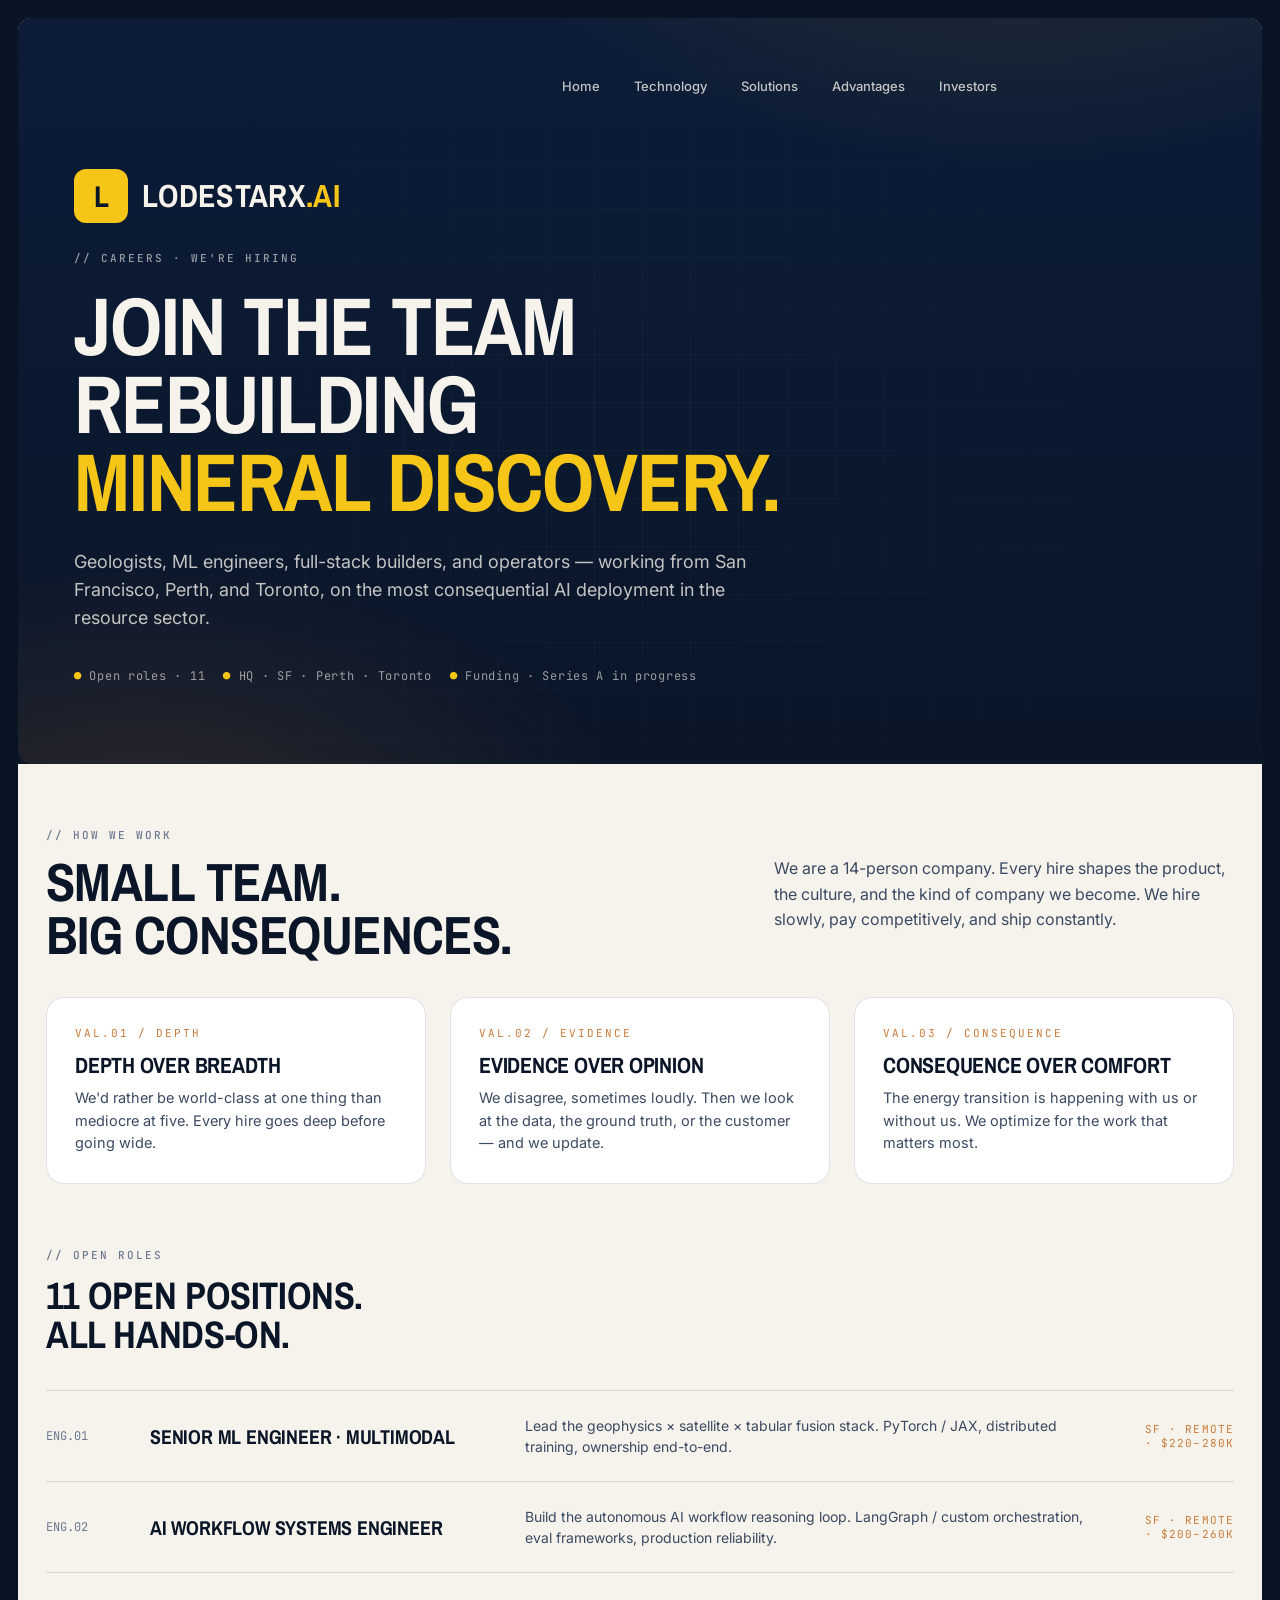
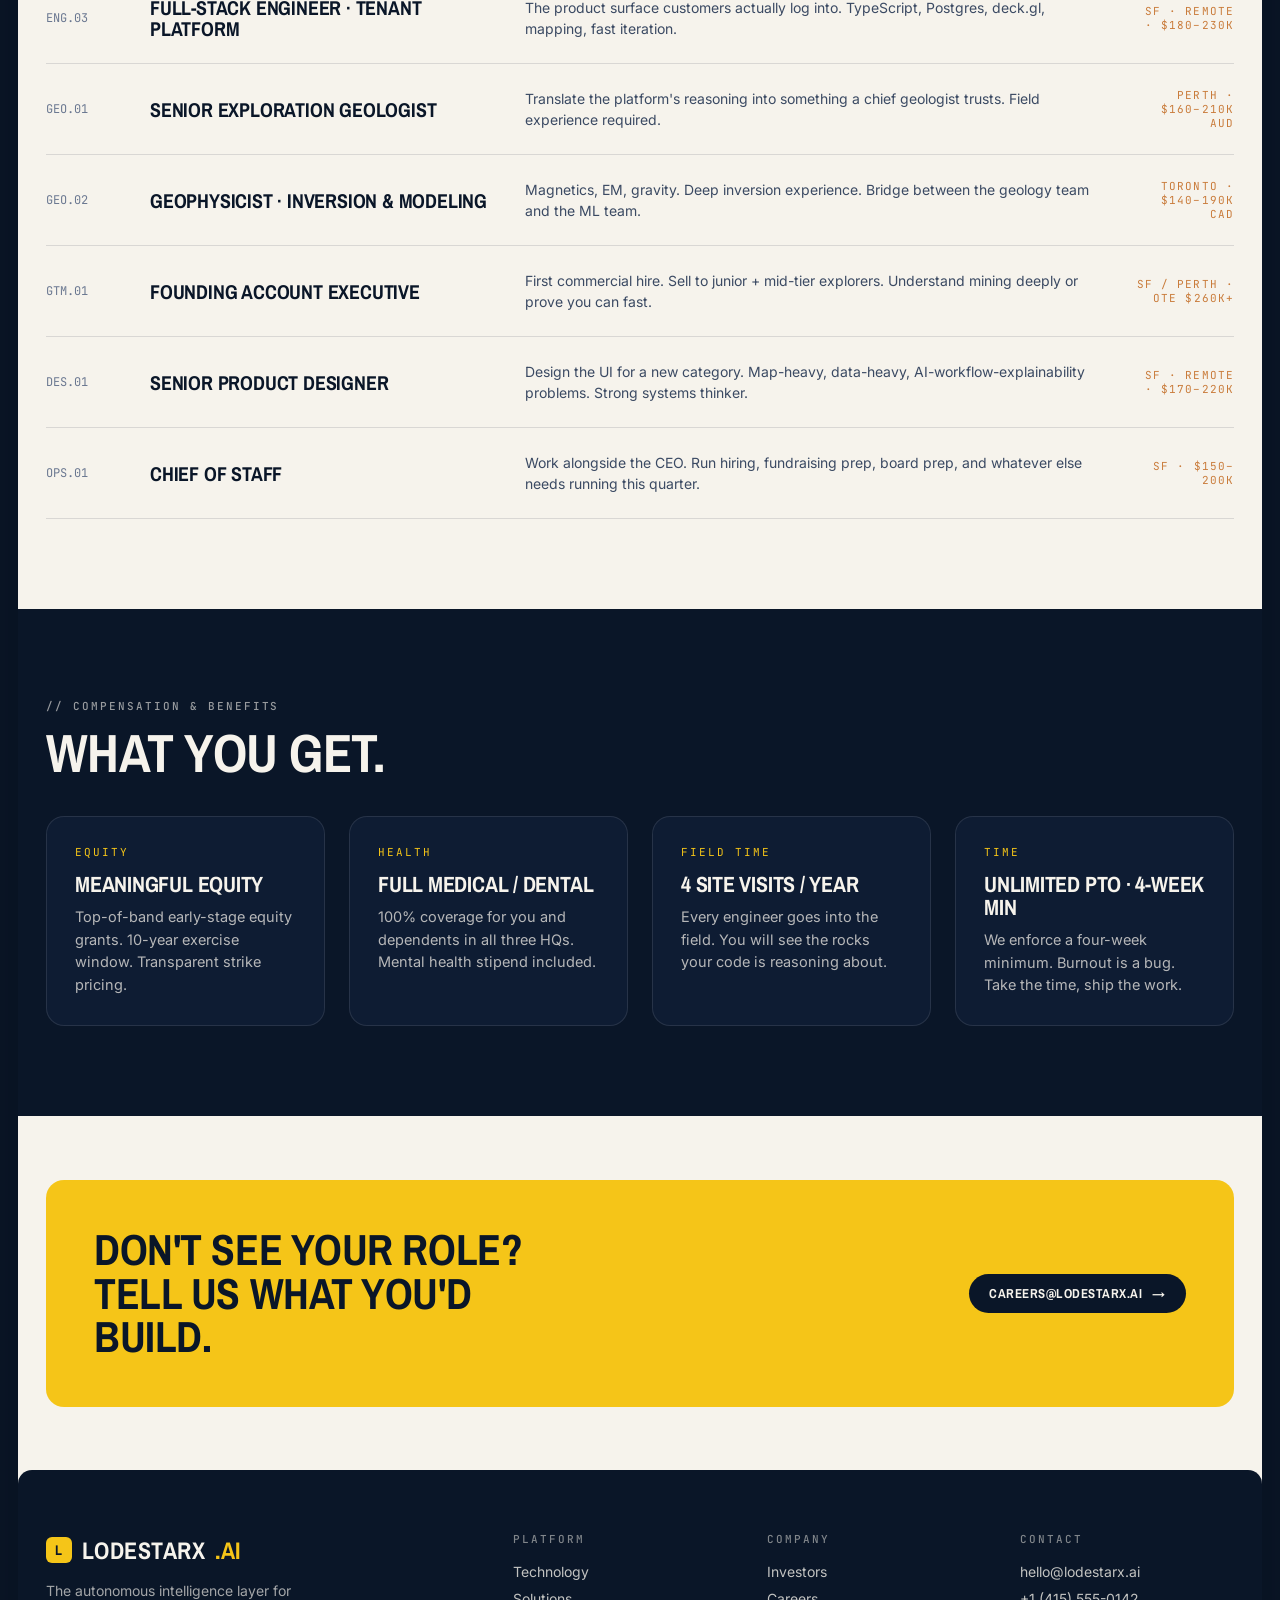
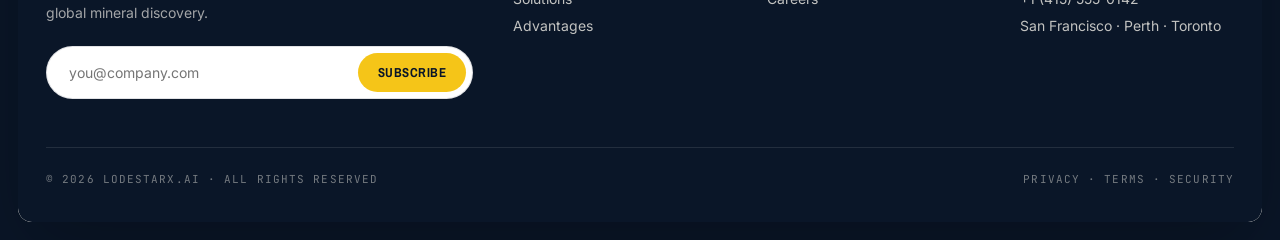
<file: careers.html>
<!doctype html>
<html lang="en">
<head>
<meta charset="utf-8" />
<meta name="viewport" content="width=device-width,initial-scale=1" />
<title>LodeStarX.ai — Careers</title>
<style>
/* LodeStarX.ai — shared design system */

@import url('https://fonts.googleapis.com/css2?family=Archivo:wght@400;500;600;700;800;900&family=Archivo+Narrow:wght@500;600;700;800&family=Inter:wght@400;500;600;700&family=JetBrains+Mono:wght@400;500&display=swap');

:root{
  --navy:#0a1628;
  --navy-2:#0e1c33;
  --navy-3:#142547;
  --paper:#f6f3ec;
  --paper-2:#ece7d9;
  --ink:#0a1628;
  --ink-2:#3b4a63;
  --ink-3:#6b7891;
  --yellow:#f5c518;
  --yellow-2:#e9b400;
  --copper:#c97b3a;
  --copper-2:#a25e25;
  --line:rgba(255,255,255,0.10);
  --line-dark:rgba(10,22,40,0.12);
  --radius:18px;
}

*{box-sizing:border-box}
html,body{margin:0;padding:0}
body{
  font-family:'Inter',system-ui,sans-serif;
  background:var(--navy);
  color:var(--ink);
  -webkit-font-smoothing:antialiased;
  text-rendering:optimizeLegibility;
}
a{color:inherit;text-decoration:none}
img{max-width:100%;display:block}

/* ---------- Layout ---------- */
.shell{max-width:1280px;margin:0 auto;padding:0 28px}
.band{padding:90px 0}
.band-dark{background:var(--navy);color:var(--paper)}
.band-light{background:var(--paper);color:var(--ink)}
.band-tight{padding:64px 0}

/* outer page background — gives the navy "frame" look */
.page{
  background:var(--navy);
  padding:18px;
  min-height:100vh;
}
.page-inner{
  background:var(--paper);
  border-radius:14px;
  overflow:hidden;
  box-shadow:0 30px 80px rgba(0,0,0,0.25);
}

/* ---------- Type ---------- */
h1,h2,h3,h4{font-family:'Archivo Narrow','Archivo',sans-serif;margin:0;letter-spacing:-0.01em;line-height:1}
.display{
  font-family:'Archivo Narrow',sans-serif;
  font-weight:800;
  font-size:clamp(44px, 6.4vw, 92px);
  line-height:0.95;
  letter-spacing:-0.015em;
  text-transform:uppercase;
}
.display-md{
  font-family:'Archivo Narrow',sans-serif;
  font-weight:800;
  font-size:clamp(34px,4.2vw,58px);
  line-height:0.98;
  text-transform:uppercase;
  letter-spacing:-0.01em;
}
.h-section{
  font-family:'Archivo Narrow',sans-serif;
  font-weight:800;
  font-size:clamp(28px,3vw,42px);
  text-transform:uppercase;
  line-height:1.02;
}
.eyebrow{
  font-family:'JetBrains Mono',monospace;
  font-size:11px;
  letter-spacing:0.18em;
  text-transform:uppercase;
  font-weight:500;
  color:var(--ink-3);
}
.eyebrow-dark{color:rgba(246,243,236,0.6)}
.lead{font-size:18px;line-height:1.55;color:var(--ink-2);max-width:60ch}
.lead-dark{color:rgba(246,243,236,0.78)}
p{line-height:1.6}

/* ---------- Header / Nav ---------- */
.nav{
  display:flex;align-items:center;gap:24px;
  padding:18px 24px;
  background:var(--navy);
  color:var(--paper);
  border-radius:12px;
  margin:0 0 0 0;
}
.brand{
  display:flex;align-items:center;gap:10px;
  font-family:'Archivo Narrow',sans-serif;
  font-weight:800;
  letter-spacing:0.02em;
  font-size:18px;
  text-transform:uppercase;
  color:var(--paper);
}
.brand-mark{
  width:26px;height:26px;
  background:var(--yellow);
  display:grid;place-items:center;
  border-radius:6px;
  color:var(--navy);
  font-family:'Archivo Narrow',sans-serif;
  font-weight:900;
  font-size:14px;
}
.nav-links{
  display:flex;gap:6px;margin-left:auto;align-items:center;
  font-size:13px;
  font-weight:500;
}
.nav-links a{
  padding:8px 14px;border-radius:8px;
  color:rgba(246,243,236,0.78);
  transition:background .15s, color .15s;
}
.nav-links a:hover{background:rgba(255,255,255,0.06);color:var(--paper)}
.nav-links a.active{background:rgba(255,255,255,0.08);color:var(--paper)}

.btn{
  display:inline-flex;align-items:center;gap:10px;
  padding:11px 20px;
  border-radius:999px;
  font-family:'Archivo Narrow',sans-serif;
  font-weight:700;
  text-transform:uppercase;
  letter-spacing:0.04em;
  font-size:13px;
  transition:transform .15s, background .15s;
  cursor:pointer;border:none;
}
.btn-yellow{background:var(--yellow);color:var(--navy)}
.btn-yellow:hover{background:var(--yellow-2)}
.btn-outline{background:transparent;color:var(--paper);border:1px solid rgba(255,255,255,0.25)}
.btn-outline:hover{background:rgba(255,255,255,0.06)}
.btn-dark{background:var(--navy);color:var(--paper)}
.btn-dark:hover{background:var(--navy-3)}
.btn-arrow::after{
  content:"→";font-family:inherit;font-weight:600;
}

/* ---------- Hero ---------- */
.hero{
  position:relative;
  background:var(--navy);
  color:var(--paper);
  padding:0;
  overflow:hidden;
}
.hero-inner{
  position:relative;
  padding:80px 56px 90px;
  border-radius:0 0 14px 14px;
  overflow:hidden;
}
.hero-bg{
  position:absolute;inset:0;
  background:
    radial-gradient(900px 500px at 80% -20%, rgba(245,197,24,0.12), transparent 60%),
    radial-gradient(700px 400px at 10% 110%, rgba(201,123,58,0.18), transparent 70%),
    linear-gradient(180deg, #0c1c38 0%, #0a1628 100%);
}
.hero-bg::after{
  content:"";position:absolute;inset:0;
  background-image:
    linear-gradient(rgba(255,255,255,0.04) 1px, transparent 1px),
    linear-gradient(90deg, rgba(255,255,255,0.04) 1px, transparent 1px);
  background-size:48px 48px;
  mask-image:radial-gradient(circle at 50% 60%, black, transparent 75%);
}
.hero-content{position:relative;max-width:920px}
.hero-meta{
  display:flex;gap:18px;flex-wrap:wrap;
  margin-top:36px;
  font-family:'JetBrains Mono',monospace;
  font-size:12px;
  color:rgba(246,243,236,0.6);
  letter-spacing:0.06em;
}
.hero-meta span::before{content:"●  ";color:var(--yellow)}

/* ---------- Cards ---------- */
.grid{display:grid;gap:24px}
.grid-2{grid-template-columns:repeat(2,1fr)}
.grid-3{grid-template-columns:repeat(3,1fr)}
.grid-4{grid-template-columns:repeat(4,1fr)}
@media(max-width:880px){
  .grid-2,.grid-3,.grid-4{grid-template-columns:1fr}
}

.card{
  background:white;
  border-radius:var(--radius);
  padding:28px;
  border:1px solid var(--line-dark);
}
.card-dark{
  background:var(--navy-2);
  border:1px solid var(--line);
  color:var(--paper);
}
.card-num{
  font-family:'JetBrains Mono',monospace;
  font-size:11px;letter-spacing:0.18em;
  color:var(--copper);
  margin-bottom:14px;
}
.card h3{
  font-family:'Archivo Narrow',sans-serif;
  font-weight:800;
  font-size:22px;
  text-transform:uppercase;
  margin-bottom:10px;
  line-height:1.05;
}
.card p{margin:0;color:var(--ink-2);font-size:14.5px;line-height:1.55}
.card-dark p{color:rgba(246,243,236,0.72)}

/* image-style hero feature card */
.feature-card{
  position:relative;
  border-radius:var(--radius);
  overflow:hidden;
  aspect-ratio:4/5;
  display:flex;flex-direction:column;justify-content:flex-end;
  padding:24px;
  color:var(--paper);
  border:1px solid var(--line);
  isolation:isolate;
}
.feature-card .ph{position:absolute;inset:0;z-index:-1}
.feature-card h3{
  font-family:'Archivo Narrow',sans-serif;font-weight:800;
  font-size:26px;text-transform:uppercase;line-height:1;margin:0 0 8px;
}
.feature-card p{margin:0;font-size:13.5px;color:rgba(246,243,236,0.85)}
.feature-card .pill{
  align-self:flex-start;
  font-family:'JetBrains Mono',monospace;
  font-size:10px;letter-spacing:0.16em;text-transform:uppercase;
  background:rgba(0,0,0,0.4);backdrop-filter:blur(6px);
  border:1px solid rgba(255,255,255,0.18);
  color:var(--paper);
  padding:6px 10px;border-radius:999px;
  margin-bottom:auto;
}

/* ---------- Striped placeholder imagery ---------- */
.ph{
  position:relative;
  background:
    repeating-linear-gradient(45deg, rgba(255,255,255,0.05) 0 14px, rgba(255,255,255,0.10) 14px 28px),
    linear-gradient(135deg, var(--navy-3), var(--navy));
  display:flex;align-items:center;justify-content:center;
  color:rgba(246,243,236,0.75);
  font-family:'JetBrains Mono',monospace;
  font-size:11px;letter-spacing:0.12em;
  text-transform:uppercase;
}
.ph-copper{
  background:
    repeating-linear-gradient(45deg, rgba(255,255,255,0.06) 0 14px, rgba(255,255,255,0.12) 14px 28px),
    linear-gradient(135deg, #b56a2c, #7a3f12);
  color:rgba(255,240,225,0.9);
}
.ph-yellow{
  background:
    repeating-linear-gradient(45deg, rgba(0,0,0,0.06) 0 14px, rgba(0,0,0,0.12) 14px 28px),
    linear-gradient(135deg, #f5c518, #d99e00);
  color:#3a2a00;
}
.ph-paper{
  background:
    repeating-linear-gradient(45deg, rgba(10,22,40,0.05) 0 14px, rgba(10,22,40,0.09) 14px 28px),
    linear-gradient(135deg, #ece7d9, #d9d2bf);
  color:var(--ink-2);
}
.ph-label{
  position:absolute;top:12px;left:12px;
  font-family:'JetBrains Mono',monospace;
  font-size:10px;letter-spacing:0.16em;text-transform:uppercase;
  background:rgba(0,0,0,0.35);
  padding:5px 9px;border-radius:6px;
  color:rgba(255,255,255,0.85);
  border:1px solid rgba(255,255,255,0.12);
}
.ph-paper .ph-label{
  background:rgba(10,22,40,0.08);color:var(--ink-2);border:1px solid rgba(10,22,40,0.1);
}
.ph-yellow .ph-label{
  background:rgba(0,0,0,0.18);color:#3a2a00;border:1px solid rgba(0,0,0,0.18);
}

/* ---------- Stats strip ---------- */
.stats{
  display:grid;grid-template-columns:repeat(4,1fr);
  gap:0;
  border:1px solid var(--line-dark);
  border-radius:var(--radius);
  background:white;overflow:hidden;
}
.stats > div{
  padding:28px;
  border-right:1px solid var(--line-dark);
}
.stats > div:last-child{border-right:none}
.stat-num{
  font-family:'Archivo Narrow',sans-serif;
  font-weight:800;
  font-size:42px;
  letter-spacing:-0.02em;
  line-height:1;
  margin-bottom:8px;
}
.stat-label{
  font-family:'JetBrains Mono',monospace;
  font-size:11px;
  letter-spacing:0.14em;
  text-transform:uppercase;
  color:var(--ink-3);
}
@media(max-width:880px){
  .stats{grid-template-columns:repeat(2,1fr)}
  .stats > div:nth-child(2){border-right:none}
  .stats > div:nth-child(1),.stats > div:nth-child(2){border-bottom:1px solid var(--line-dark)}
}

/* ---------- Footer ---------- */
.footer{
  background:var(--navy);
  color:var(--paper);
  padding:64px 0 36px;
  border-radius:14px;
  margin-top:0;
}
.footer-grid{
  display:grid;grid-template-columns:2fr 1fr 1fr 1fr;
  gap:40px;
  padding-bottom:48px;
  border-bottom:1px solid var(--line);
}
@media(max-width:880px){.footer-grid{grid-template-columns:1fr 1fr}}
.footer h4{
  font-family:'JetBrains Mono',monospace;
  font-size:11px;letter-spacing:0.18em;
  text-transform:uppercase;
  color:rgba(246,243,236,0.5);
  font-weight:500;
  margin-bottom:18px;
}
.footer ul{list-style:none;padding:0;margin:0}
.footer li{margin-bottom:10px;font-size:14px;color:rgba(246,243,236,0.78)}
.footer li a:hover{color:var(--yellow)}
.footer-brand .brand{font-size:24px}
.footer-brand p{
  color:rgba(246,243,236,0.65);
  font-size:14px;line-height:1.55;max-width:32ch;margin-top:14px;
}
.footer-bottom{
  display:flex;justify-content:space-between;align-items:center;
  padding-top:24px;
  font-family:'JetBrains Mono',monospace;
  font-size:11px;letter-spacing:0.1em;text-transform:uppercase;
  color:rgba(246,243,236,0.45);
}

/* ---------- CTA strip ---------- */
.cta-strip{
  background:var(--yellow);
  color:var(--navy);
  border-radius:var(--radius);
  padding:48px;
  display:flex;align-items:center;justify-content:space-between;gap:32px;
}
.cta-strip h3{
  font-family:'Archivo Narrow',sans-serif;font-weight:800;
  font-size:clamp(28px,3.4vw,46px);
  text-transform:uppercase;line-height:1;letter-spacing:-0.01em;
  max-width:22ch;
}
.cta-strip .btn{background:var(--navy);color:var(--paper)}
.cta-strip .btn:hover{background:var(--navy-3)}
@media(max-width:880px){.cta-strip{flex-direction:column;align-items:flex-start}}

/* ---------- Detail bits ---------- */
.kicker-row{
  display:flex;align-items:center;justify-content:space-between;
  margin-bottom:36px;gap:24px;flex-wrap:wrap;
}
.kicker-row .h-section{max-width:18ch}
.kicker-row p{max-width:46ch;margin:0;color:var(--ink-2)}

.list-clean{list-style:none;padding:0;margin:14px 0 0}
.list-clean li{
  padding:12px 0;border-top:1px solid var(--line-dark);
  display:flex;gap:14px;align-items:flex-start;
  font-size:15px;
}
.card-dark .list-clean li{border-top:1px solid var(--line)}
.list-clean li::before{
  content:"";flex:0 0 8px;height:8px;margin-top:8px;
  background:var(--yellow);border-radius:2px;
}

.tag{
  display:inline-block;
  font-family:'JetBrains Mono',monospace;
  font-size:10px;letter-spacing:0.14em;text-transform:uppercase;
  padding:5px 9px;border-radius:6px;
  background:rgba(10,22,40,0.06);color:var(--ink-2);
}
.card-dark .tag{background:rgba(255,255,255,0.08);color:var(--paper)}

/* numbered architecture rows */
.arch-row{
  display:grid;grid-template-columns:120px 1fr 1.2fr;
  gap:32px;align-items:start;
  padding:36px 0;border-top:1px solid var(--line);
}
.arch-row:last-child{border-bottom:1px solid var(--line)}
.arch-num{
  font-family:'Archivo Narrow',sans-serif;
  font-weight:800;font-size:64px;line-height:1;
  color:var(--yellow);
}
.arch-row h3{
  font-family:'Archivo Narrow',sans-serif;font-weight:800;
  font-size:28px;text-transform:uppercase;line-height:1;
  margin:0 0 10px;
}
.arch-row p{color:rgba(246,243,236,0.72);margin:0;font-size:15px}
.arch-bullets{display:grid;grid-template-columns:1fr 1fr;gap:8px 24px;margin-top:18px}
.arch-bullets span{
  font-family:'JetBrains Mono',monospace;font-size:12px;
  color:rgba(246,243,236,0.85);letter-spacing:0.04em;
  padding:8px 0;border-top:1px dashed rgba(255,255,255,0.12);
}
@media(max-width:880px){
  .arch-row{grid-template-columns:1fr}
  .arch-bullets{grid-template-columns:1fr}
}

/* big quote / pull */
.pull{
  font-family:'Archivo Narrow',sans-serif;
  font-weight:700;
  font-size:clamp(28px,3.2vw,44px);
  text-transform:uppercase;
  line-height:1.05;
  letter-spacing:-0.01em;
  max-width:24ch;
}
.pull em{font-style:normal;color:var(--yellow)}

/* signup row */
.signup{
  display:flex;gap:12px;background:white;border-radius:999px;padding:6px;
  border:1px solid var(--line-dark);max-width:520px;
}
.signup input{
  flex:1;border:none;outline:none;
  padding:10px 16px;font-family:inherit;font-size:14px;background:transparent;
}

/* logo bar */
.logo-bar{
  display:flex;justify-content:space-between;align-items:center;gap:24px;
  padding:28px 0;border-top:1px solid var(--line-dark);border-bottom:1px solid var(--line-dark);
  flex-wrap:wrap;
}
.logo-bar span{
  font-family:'Archivo Narrow',sans-serif;
  font-weight:700;text-transform:uppercase;letter-spacing:0.04em;
  font-size:15px;color:var(--ink-3);
}

/* table-style data rows */
.row-table{border-top:1px solid var(--line-dark)}
.row-table .row{
  display:grid;grid-template-columns:80px 1.2fr 2fr 100px;
  gap:24px;padding:24px 0;border-bottom:1px solid var(--line-dark);
  align-items:center;
}
.row-table .row .idx{
  font-family:'JetBrains Mono',monospace;font-size:12px;color:var(--ink-3);
}
.row-table .row h4{
  font-family:'Archivo Narrow',sans-serif;font-weight:800;
  font-size:20px;text-transform:uppercase;line-height:1.05;margin:0;
}
.row-table .row p{margin:0;color:var(--ink-2);font-size:14px;line-height:1.5}
.row-table .row .meta{
  font-family:'JetBrains Mono',monospace;font-size:11px;
  color:var(--copper);letter-spacing:0.1em;text-transform:uppercase;text-align:right;
}
@media(max-width:880px){
  .row-table .row{grid-template-columns:1fr;gap:6px}
  .row-table .row .meta{text-align:left}
}

/* LodeStarX.ai — animations + dashboards CSS */

/* ===== Reveal on scroll ===== */
.reveal{
  opacity:0;
  transform:translateY(18px);
  transition:opacity .8s ease, transform .8s cubic-bezier(.2,.7,.2,1);
  transition-delay:var(--rd, 0ms);
  will-change:opacity, transform;
}
.reveal.in-view{opacity:1;transform:none}
@media (prefers-reduced-motion: reduce){
  .reveal{opacity:1;transform:none;transition:none}
  .db-scan, .db-ring, .db-hot, .db-dot, .agent-status::before, .spark-line{animation:none !important}
}

/* hero subtle entrance */
.hero-content > *{animation:heroIn .9s ease both}
.hero-content > *:nth-child(2){animation-delay:.08s}
.hero-content > *:nth-child(3){animation-delay:.16s}
.hero-content > *:nth-child(4){animation-delay:.24s}
.hero-content > *:nth-child(5){animation-delay:.32s}
@keyframes heroIn{from{opacity:0;transform:translateY(14px)}to{opacity:1;transform:none}}

/* button hover lift */
.btn{transition:transform .18s ease, background .15s, box-shadow .2s}
.btn:hover{transform:translateY(-1px);box-shadow:0 6px 20px rgba(0,0,0,0.18)}

/* card hover */
.card{transition:transform .25s ease, box-shadow .25s ease, border-color .2s}
.card:hover{transform:translateY(-3px);box-shadow:0 14px 40px rgba(10,22,40,0.12)}
.card-dark:hover{box-shadow:0 14px 40px rgba(0,0,0,0.4)}

/* nav hover micro */
.nav-links a{position:relative}
.nav-links a:not(.active)::after{
  content:"";position:absolute;left:14px;right:14px;bottom:4px;height:2px;
  background:var(--yellow);transform:scaleX(0);transform-origin:left;transition:transform .25s ease;
}
.nav-links a:hover::after{transform:scaleX(1)}

/* hero grid drift */
.hero-bg::after{animation:gridDrift 28s linear infinite}
@keyframes gridDrift{
  from{background-position:0 0, 0 0}
  to{background-position:96px 96px, 96px 96px}
}

/* ===== Dashboard shell ===== */
.dashboard{
  background:linear-gradient(180deg, #0c1c38 0%, #0a1628 100%);
  border:1px solid rgba(255,255,255,0.10);
  border-radius:var(--radius);
  padding:24px;
  color:var(--paper);
  position:relative;
  overflow:hidden;
}
.dashboard::before{
  content:"";position:absolute;inset:-1px;border-radius:var(--radius);
  background:linear-gradient(135deg, rgba(245,197,24,0.18), transparent 40%);
  pointer-events:none;
}
.db-head{
  display:flex;justify-content:space-between;align-items:flex-start;
  margin-bottom:18px;gap:16px;flex-wrap:wrap;position:relative;
}
.db-eyebrow{
  font-family:'JetBrains Mono',monospace;font-size:10px;
  letter-spacing:0.16em;color:rgba(246,243,236,0.55);margin-bottom:6px;
}
.db-title{
  font-family:'Archivo Narrow',sans-serif;font-weight:800;
  font-size:20px;text-transform:uppercase;line-height:1.05;
}
.db-pulse{
  display:inline-flex;align-items:center;gap:8px;
  font-family:'JetBrains Mono',monospace;font-size:11px;
  color:rgba(246,243,236,0.7);
  padding:6px 12px;border:1px solid rgba(255,255,255,0.12);border-radius:999px;
  background:rgba(255,255,255,0.04);
}
.db-dot{
  width:8px;height:8px;border-radius:50%;background:#5fd97a;
  box-shadow:0 0 0 0 rgba(95,217,122,0.7);
  animation:pulseDot 1.6s ease-out infinite;
}
@keyframes pulseDot{
  0%{box-shadow:0 0 0 0 rgba(95,217,122,0.5)}
  70%{box-shadow:0 0 0 10px rgba(95,217,122,0)}
  100%{box-shadow:0 0 0 0 rgba(95,217,122,0)}
}

/* ===== Target dashboard ===== */
.db-grid{display:grid;grid-template-columns:1.4fr 1fr;gap:18px}
@media(max-width:880px){.db-grid{grid-template-columns:1fr}}
.db-map{
  position:relative;border-radius:12px;overflow:hidden;
  background:linear-gradient(135deg, #0e1c33, #07101f);
  border:1px solid rgba(255,255,255,0.08);
  aspect-ratio:10/7;
}
.db-svg{width:100%;height:100%;display:block}
.db-hot{animation:hotPulse 3.4s ease-in-out infinite}
.db-hot-2{animation-delay:.8s}
.db-hot-3{animation-delay:1.6s}
@keyframes hotPulse{0%,100%{opacity:.6}50%{opacity:1}}
.db-ring{animation:ringExpand 2.2s ease-out infinite;transform-origin:center;transform-box:fill-box}
.db-ring-2{animation-delay:.5s}
.db-ring-3{animation-delay:1s}
@keyframes ringExpand{
  0%{r:6;opacity:1;stroke-width:2}
  100%{r:24;opacity:0;stroke-width:0.5}
}
.db-scan{
  animation:scan 4s linear infinite;
}
@keyframes scan{0%{transform:translateY(0)}100%{transform:translateY(280px)}}
.db-tag{
  position:absolute;background:rgba(10,22,40,0.85);backdrop-filter:blur(6px);
  border:1px solid rgba(245,197,24,0.4);color:var(--yellow);
  font-family:'JetBrains Mono',monospace;font-size:10px;letter-spacing:0.08em;
  padding:4px 8px;border-radius:6px;
}
.db-tag-1{top:30%;left:25%}
.db-tag-2{top:55%;left:60%}
.db-tag-3{top:25%;right:18%}
.db-list{display:flex;flex-direction:column;gap:8px}
.db-row{
  display:grid;grid-template-columns:24px 90px 1fr 42px;
  align-items:center;gap:10px;
  padding:8px 10px;border-radius:8px;
  background:rgba(255,255,255,0.03);
  border:1px solid rgba(255,255,255,0.06);
  font-size:12px;
}
.db-rank{font-family:'JetBrains Mono',monospace;color:var(--yellow);font-size:11px}
.db-name{font-family:'Archivo Narrow',sans-serif;font-weight:700;text-transform:uppercase;font-size:13px}
.db-bar{height:6px;background:rgba(255,255,255,0.08);border-radius:3px;overflow:hidden}
.db-bar i{
  display:block;height:100%;width:0;background:linear-gradient(90deg,#c97b3a,#f5c518);
  border-radius:3px;animation:barFill 1.4s cubic-bezier(.2,.7,.2,1) forwards;
  --w:50%;
}
@keyframes barFill{to{width:var(--w)}}
.db-val{font-family:'JetBrains Mono',monospace;color:var(--yellow);font-size:11px;text-align:right}

/* ===== Agent dashboard ===== */
.agent-grid{
  display:grid;grid-template-columns:repeat(4,1fr);gap:8px;margin-bottom:18px;
}
@media(max-width:880px){.agent-grid{grid-template-columns:repeat(2,1fr)}}
.agent{
  background:rgba(255,255,255,0.03);
  border:1px solid rgba(255,255,255,0.07);
  padding:12px;border-radius:10px;
  display:flex;flex-direction:column;gap:6px;
}
.agent-name{
  font-family:'Archivo Narrow',sans-serif;font-weight:700;text-transform:uppercase;font-size:13px;
}
.agent-status{
  font-family:'JetBrains Mono',monospace;font-size:10px;letter-spacing:0.06em;
  display:inline-flex;align-items:center;gap:6px;
}
.agent-status::before{
  content:"";width:6px;height:6px;border-radius:50%;
}
.agent-on{color:#5fd97a}
.agent-on::before{background:#5fd97a;animation:pulseDot 1.6s infinite}
.agent-warn{color:#f5c518}
.agent-warn::before{background:#f5c518;animation:pulseDot 2.2s infinite}

.agent-stream{
  background:rgba(0,0,0,0.25);border:1px solid rgba(255,255,255,0.06);
  border-radius:10px;padding:14px;font-family:'JetBrains Mono',monospace;
  font-size:11px;line-height:1.7;color:rgba(246,243,236,0.7);
  max-height:140px;overflow:hidden;position:relative;
}
.agent-line{opacity:0;animation:lineIn .6s ease forwards}
.agent-line:nth-child(1){animation-delay:.0s}
.agent-line:nth-child(2){animation-delay:.4s}
.agent-line:nth-child(3){animation-delay:.8s}
.agent-line:nth-child(4){animation-delay:1.2s}
.agent-line:nth-child(5){animation-delay:1.6s}
@keyframes lineIn{from{opacity:0;transform:translateY(6px)}to{opacity:1;transform:none}}
.al-time{color:rgba(246,243,236,0.4)}
.al-tag{color:var(--yellow)}

/* ===== Fusion / spark dashboard ===== */
.spark-row{margin-bottom:18px}
.spark{width:100%;height:160px;display:block}
.spark-line{
  stroke-dasharray:1500;stroke-dashoffset:1500;
  animation:drawLine 2s ease-out forwards;
}
@keyframes drawLine{to{stroke-dashoffset:0}}
.spark-fill{opacity:0;animation:fadeIn 1s 1.2s ease forwards}
@keyframes fadeIn{to{opacity:1}}
.spark-stats{
  display:grid;grid-template-columns:repeat(4,1fr);gap:8px;
}
@media(max-width:880px){.spark-stats{grid-template-columns:repeat(2,1fr)}}
.spark-stats > div{
  padding:14px;background:rgba(255,255,255,0.03);
  border:1px solid rgba(255,255,255,0.07);border-radius:10px;
}
.spark-num{
  font-family:'Archivo Narrow',sans-serif;font-weight:800;font-size:28px;line-height:1;
  color:var(--yellow);margin-bottom:4px;
}
.spark-label{
  font-family:'JetBrains Mono',monospace;font-size:10px;letter-spacing:0.14em;
  text-transform:uppercase;color:rgba(246,243,236,0.6);
}

/* LodeStarX.ai — chart styles */
.chart-shell{
  width:100%;height:100%;
  background:linear-gradient(160deg, var(--navy-2), var(--navy));
  padding:16px;display:flex;flex-direction:column;gap:10px;
  color:var(--paper);font-family:'Inter',sans-serif;
  position:relative;overflow:hidden;
}
.chart-shell::before{
  content:"";position:absolute;inset:0;
  background-image:linear-gradient(rgba(255,255,255,0.04) 1px, transparent 1px),
                   linear-gradient(90deg, rgba(255,255,255,0.04) 1px, transparent 1px);
  background-size:32px 32px;mask-image:radial-gradient(circle at 50% 50%, black, transparent 80%);
  pointer-events:none;
}
.chart-shell > *{position:relative}
.chart-eyebrow{
  font-family:'JetBrains Mono',monospace;font-size:10px;
  letter-spacing:0.16em;color:rgba(246,243,236,0.55);
}
.chart-foot{
  font-family:'JetBrains Mono',monospace;font-size:10px;
  letter-spacing:0.06em;color:rgba(246,243,236,0.6);margin-top:auto;
}
/* discovery bars */
.chart-bars{display:flex;flex-direction:column;gap:14px;flex:1;justify-content:center}
.cb{display:grid;grid-template-columns:90px 1fr 50px;gap:10px;align-items:center}
.cb-label{
  font-family:'Archivo Narrow',sans-serif;font-weight:700;
  text-transform:uppercase;font-size:13px;color:rgba(246,243,236,0.78);
}
.cb-label.cb-hl{color:var(--yellow)}
.cb-track{height:10px;background:rgba(255,255,255,0.07);border-radius:5px;overflow:hidden}
.cb-fill{
  display:block;height:100%;width:0;
  background:linear-gradient(90deg,#7a5230,#c97b3a);
  border-radius:5px;animation:cbGrow 1.4s cubic-bezier(.2,.7,.2,1) forwards;--w:50%;
}
.cb-fill-hl{background:linear-gradient(90deg,#c97b3a,#f5c518)}
@keyframes cbGrow{to{width:var(--w)}}
.cb-val{
  font-family:'JetBrains Mono',monospace;font-size:12px;
  color:rgba(246,243,236,0.65);text-align:right;
}
.cb-val-hl{color:var(--yellow);font-weight:600}
/* cost lines */
.cost-svg, .market-svg{width:100%;height:160px;display:block;flex:1}
.cost-line-a, .cost-line-b{
  stroke-dasharray:600;stroke-dashoffset:600;
  animation:drawL 1.8s ease-out forwards;
}
.cost-line-b{animation-delay:.4s}
.cost-fill{opacity:0;animation:fadeIn .8s 1.2s ease forwards}
@keyframes drawL{to{stroke-dashoffset:0}}
.chart-legend{
  display:flex;gap:18px;font-family:'JetBrains Mono',monospace;font-size:10px;
  color:rgba(246,243,236,0.7);letter-spacing:0.06em;
}
.chart-legend i{
  display:inline-block;width:10px;height:3px;margin-right:6px;vertical-align:middle;border-radius:2px;
}
/* donut */
.donut-wrap{position:relative;width:140px;height:140px;align-self:center;margin:auto}
.donut{width:100%;height:100%}
.donut-arc{
  animation:donutFill 1.6s cubic-bezier(.2,.7,.2,1) forwards;
}
@keyframes donutFill{to{stroke-dashoffset:117.6}} /* 61% of 301.6 */
.donut-center{
  position:absolute;inset:0;display:flex;flex-direction:column;align-items:center;justify-content:center;text-align:center;
}
.donut-num{
  font-family:'Archivo Narrow',sans-serif;font-weight:800;font-size:32px;color:var(--yellow);line-height:1;
}
.donut-num span{font-size:18px;margin-left:2px}
.donut-label{
  font-family:'JetBrains Mono',monospace;font-size:9px;letter-spacing:0.12em;
  text-transform:uppercase;color:rgba(246,243,236,0.6);margin-top:4px;
}
/* market bars handled inline via JS */

</style>
</head>
<body>
<div class="page">
<div class="page-inner">

<section class="hero">
  <div class="hero-inner" style="padding:48px 56px 80px">
    <div class="hero-bg"></div>
    <nav class="nav" style="background:transparent;padding:0 0 64px;border-radius:0;">
      <div class="brand"><span class="brand-mark">L</span> LodeStarX<span style="color:var(--yellow)">.ai</span></div>
      <div class="nav-links">
        <a href="index.html">Home</a>
        <a href="technology.html">Technology</a>
        <a href="solutions.html">Solutions</a>
        <a href="advantages.html">Advantages</a>
        <a href="investors.html">Investors</a>
      </div>
      <a class="btn btn-yellow btn-arrow" href="#cta">Request Access</a>
    </nav>
    <div class="hero-content" style="max-width:1100px">
      <div style="display:flex;align-items:center;gap:14px;margin-bottom:28px">
        <div style="width:54px;height:54px;background:var(--yellow);border-radius:12px;display:grid;place-items:center;color:var(--navy);font-family:'Archivo Narrow',sans-serif;font-weight:900;font-size:30px;line-height:1">L</div>
        <div style="font-family:'Archivo Narrow',sans-serif;font-weight:800;font-size:32px;text-transform:uppercase;letter-spacing:0.01em;color:var(--paper);line-height:1">LodeStarX<span style="color:var(--yellow)">.ai</span></div>
      </div>
      <div class="eyebrow eyebrow-dark" style="margin-bottom:22px">// Careers · We're hiring</div>
      <h1 class="display">
        Join the team<br/>
        rebuilding<br/>
        <span style="color:var(--yellow)">mineral discovery.</span>
      </h1>
      <p class="lead lead-dark" style="margin-top:28px;max-width:62ch">
        Geologists, ML engineers, full-stack builders, and operators — working from
        San Francisco, Perth, and Toronto, on the most consequential AI deployment in the resource sector.
      </p>
      <div class="hero-meta">
        <span>Open roles · 11</span>
        <span>HQ · SF · Perth · Toronto</span>
        <span>Funding · Series A in progress</span>
      </div>
    </div>
  </div>
</section>

<!-- VALUES -->
<section class="band band-light band-tight">
  <div class="shell">
    <div class="kicker-row">
      <div>
        <div class="eyebrow" style="margin-bottom:14px">// How we work</div>
        <h2 class="display-md">Small team.<br/>Big consequences.</h2>
      </div>
      <p>We are a 14-person company. Every hire shapes the product, the culture, and the kind of company we become. We hire slowly, pay competitively, and ship constantly.</p>
    </div>

    <div class="grid grid-3">
      <div class="card">
        <div class="card-num">VAL.01 / DEPTH</div>
        <h3>Depth over breadth</h3>
        <p>We'd rather be world-class at one thing than mediocre at five. Every hire goes deep before going wide.</p>
      </div>
      <div class="card">
        <div class="card-num">VAL.02 / EVIDENCE</div>
        <h3>Evidence over opinion</h3>
        <p>We disagree, sometimes loudly. Then we look at the data, the ground truth, or the customer — and we update.</p>
      </div>
      <div class="card">
        <div class="card-num">VAL.03 / CONSEQUENCE</div>
        <h3>Consequence over comfort</h3>
        <p>The energy transition is happening with us or without us. We optimize for the work that matters most.</p>
      </div>
    </div>
  </div>
</section>

<!-- OPEN ROLES TABLE -->
<section class="band band-light" style="padding-top:0">
  <div class="shell">
    <div class="kicker-row">
      <div>
        <div class="eyebrow" style="margin-bottom:14px">// Open roles</div>
        <h2 class="h-section">11 open positions.<br/>All hands-on.</h2>
      </div>
    </div>
    <div class="row-table">
      <div class="row">
        <span class="idx">ENG.01</span>
        <h4>Senior ML Engineer · Multimodal</h4>
        <p>Lead the geophysics × satellite × tabular fusion stack. PyTorch / JAX, distributed training, ownership end-to-end.</p>
        <span class="meta">SF · Remote · $220–280k</span>
      </div>
      <div class="row">
        <span class="idx">ENG.02</span>
        <h4>AI Workflow Systems Engineer</h4>
        <p>Build the autonomous AI workflow reasoning loop. LangGraph / custom orchestration, eval frameworks, production reliability.</p>
        <span class="meta">SF · Remote · $200–260k</span>
      </div>
      <div class="row">
        <span class="idx">ENG.03</span>
        <h4>Full-stack Engineer · Tenant Platform</h4>
        <p>The product surface customers actually log into. TypeScript, Postgres, deck.gl, mapping, fast iteration.</p>
        <span class="meta">SF · Remote · $180–230k</span>
      </div>
      <div class="row">
        <span class="idx">GEO.01</span>
        <h4>Senior Exploration Geologist</h4>
        <p>Translate the platform's reasoning into something a chief geologist trusts. Field experience required.</p>
        <span class="meta">Perth · $160–210k AUD</span>
      </div>
      <div class="row">
        <span class="idx">GEO.02</span>
        <h4>Geophysicist · Inversion & Modeling</h4>
        <p>Magnetics, EM, gravity. Deep inversion experience. Bridge between the geology team and the ML team.</p>
        <span class="meta">Toronto · $140–190k CAD</span>
      </div>
      <div class="row">
        <span class="idx">GTM.01</span>
        <h4>Founding Account Executive</h4>
        <p>First commercial hire. Sell to junior + mid-tier explorers. Understand mining deeply or prove you can fast.</p>
        <span class="meta">SF / Perth · OTE $260k+</span>
      </div>
      <div class="row">
        <span class="idx">DES.01</span>
        <h4>Senior Product Designer</h4>
        <p>Design the UI for a new category. Map-heavy, data-heavy, AI-workflow-explainability problems. Strong systems thinker.</p>
        <span class="meta">SF · Remote · $170–220k</span>
      </div>
      <div class="row">
        <span class="idx">OPS.01</span>
        <h4>Chief of Staff</h4>
        <p>Work alongside the CEO. Run hiring, fundraising prep, board prep, and whatever else needs running this quarter.</p>
        <span class="meta">SF · $150–200k</span>
      </div>
    </div>
  </div>
</section>

<!-- PERKS -->
<section class="band band-dark">
  <div class="shell">
    <div class="kicker-row">
      <div>
        <div class="eyebrow eyebrow-dark" style="margin-bottom:14px">// Compensation & benefits</div>
        <h2 class="display-md">What you get.</h2>
      </div>
    </div>
    <div class="grid grid-4">
      <div class="card card-dark">
        <div class="card-num" style="color:var(--yellow)">EQUITY</div>
        <h3>Meaningful equity</h3>
        <p>Top-of-band early-stage equity grants. 10-year exercise window. Transparent strike pricing.</p>
      </div>
      <div class="card card-dark">
        <div class="card-num" style="color:var(--yellow)">HEALTH</div>
        <h3>Full medical / dental</h3>
        <p>100% coverage for you and dependents in all three HQs. Mental health stipend included.</p>
      </div>
      <div class="card card-dark">
        <div class="card-num" style="color:var(--yellow)">FIELD TIME</div>
        <h3>4 site visits / year</h3>
        <p>Every engineer goes into the field. You will see the rocks your code is reasoning about.</p>
      </div>
      <div class="card card-dark">
        <div class="card-num" style="color:var(--yellow)">TIME</div>
        <h3>Unlimited PTO · 4-week min</h3>
        <p>We enforce a four-week minimum. Burnout is a bug. Take the time, ship the work.</p>
      </div>
    </div>
  </div>
</section>

<!-- CTA -->
<section class="band band-light band-tight" id="cta">
  <div class="shell">
    <div class="cta-strip">
      <h3>Don't see your role? Tell us what you'd build.</h3>
      <a class="btn btn-arrow" href="mailto:careers@lodestarx.ai">careers@lodestarx.ai</a>
    </div>
  </div>
</section>

<footer class="footer">
  <div class="shell">
    <div class="footer-grid">
      <div class="footer-brand">
        <div class="brand"><span class="brand-mark">L</span> LodeStarX<span style="color:var(--yellow)">.ai</span></div>
        <p>The autonomous intelligence layer for global mineral discovery.</p>
        <div class="signup" style="margin-top:22px">
          <input placeholder="you@company.com" />
          <button class="btn btn-yellow">Subscribe</button>
        </div>
      </div>
      <div><h4>Platform</h4><ul>
        <li><a href="technology.html">Technology</a></li>
        <li><a href="solutions.html">Solutions</a></li>
        <li><a href="advantages.html">Advantages</a></li>
      </ul></div>
      <div><h4>Company</h4><ul>
        <li><a href="investors.html">Investors</a></li>
        <li><a href="careers.html">Careers</a></li>
      </ul></div>
      <div><h4>Contact</h4><ul>
        <li>hello@lodestarx.ai</li>
        <li>+1 (415) 555-0142</li>
        <li>San Francisco · Perth · Toronto</li>
      </ul></div>
    </div>
    <div class="footer-bottom">
      <span>© 2026 LodeStarX.ai · All rights reserved</span>
      <span>Privacy · Terms · Security</span>
    </div>
  </div>
</footer>

</div>
</div>
<script>
/* LodeStarX.ai — site-wide scroll animations + dashboards */
(function () {
  // ========= Scroll-triggered reveal =========
  const io = new IntersectionObserver((entries) => {
    entries.forEach((e) => {
      if (e.isIntersecting) {
        e.target.classList.add('in-view');
        io.unobserve(e.target);
      }
    });
  }, { threshold: 0.12, rootMargin: '0px 0px -8% 0px' });

  function arm() {
    const candidates = document.querySelectorAll(
      '.band .kicker-row, .band .stats, .band .grid, .band .row-table, .band .cta-strip, .arch-row, .feature-card, .pull, .hero-content > *'
    );
    candidates.forEach((el, i) => {
      el.classList.add('reveal');
      el.style.setProperty('--rd', (i % 6) * 60 + 'ms');
      io.observe(el);
    });
  }

  // ========= Animated number counters =========
  function animateCounters() {
    document.querySelectorAll('.stat-num').forEach((el) => {
      if (el.dataset.animated) return;
      const txt = el.textContent.trim();
      const m = txt.match(/^([^\d-]*)(-?[\d,.]+)(.*)$/);
      if (!m) return;
      const prefix = m[1], rawNum = m[2].replace(/,/g, ''), suffix = m[3];
      const target = parseFloat(rawNum);
      if (isNaN(target)) return;
      el.dataset.animated = '1';
      const numIO = new IntersectionObserver((entries) => {
        entries.forEach((e) => {
          if (!e.isIntersecting) return;
          numIO.unobserve(e.target);
          const dur = 1100;
          const start = performance.now();
          const decimals = (rawNum.split('.')[1] || '').length;
          function step(t) {
            const p = Math.min(1, (t - start) / dur);
            const eased = 1 - Math.pow(1 - p, 3);
            const v = target * eased;
            el.textContent = prefix + (decimals ? v.toFixed(decimals) : Math.round(v).toLocaleString()) + suffix;
            if (p < 1) requestAnimationFrame(step);
            else el.textContent = txt;
          }
          requestAnimationFrame(step);
        });
      }, { threshold: 0.5 });
      numIO.observe(el);
    });
  }

  // ========= Dashboards =========
  function buildTargetDashboard(host) {
    host.innerHTML = `
      <div class="db-head">
        <div>
          <div class="db-eyebrow">// LIVE · TARGET RANKING</div>
          <div class="db-title">Tenant · Northway-Aus · Block 14</div>
        </div>
        <div class="db-pulse"><span class="db-dot"></span> 11 workflows reasoning</div>
      </div>
      <div class="db-grid">
        <div class="db-map">
          <svg viewBox="0 0 400 280" preserveAspectRatio="none" class="db-svg">
            <defs>
              <radialGradient id="hot" cx="50%" cy="50%" r="50%">
                <stop offset="0%" stop-color="#f5c518" stop-opacity="0.85"/>
                <stop offset="60%" stop-color="#c97b3a" stop-opacity="0.35"/>
                <stop offset="100%" stop-color="#c97b3a" stop-opacity="0"/>
              </radialGradient>
              <pattern id="grid" width="20" height="20" patternUnits="userSpaceOnUse">
                <path d="M 20 0 L 0 0 0 20" fill="none" stroke="rgba(255,255,255,0.06)" stroke-width="1"/>
              </pattern>
            </defs>
            <rect width="400" height="280" fill="url(#grid)"/>
            <!-- topo lines -->
            <g stroke="rgba(245,197,24,0.18)" fill="none" stroke-width="1">
              <path d="M0,80 Q100,60 200,90 T400,70"/>
              <path d="M0,130 Q120,110 220,135 T400,120"/>
              <path d="M0,180 Q90,165 210,180 T400,170"/>
              <path d="M0,225 Q130,210 230,230 T400,215"/>
            </g>
            <!-- hot zones -->
            <circle cx="120" cy="110" r="55" fill="url(#hot)" class="db-hot db-hot-1"/>
            <circle cx="265" cy="170" r="42" fill="url(#hot)" class="db-hot db-hot-2"/>
            <circle cx="320" cy="90" r="30" fill="url(#hot)" class="db-hot db-hot-3"/>
            <!-- target pins -->
            <g class="db-pins">
              <g transform="translate(120,110)"><circle r="4" fill="#f5c518"/><circle r="10" fill="none" stroke="#f5c518" class="db-ring"/></g>
              <g transform="translate(265,170)"><circle r="4" fill="#f5c518"/><circle r="10" fill="none" stroke="#f5c518" class="db-ring db-ring-2"/></g>
              <g transform="translate(320,90)"><circle r="4" fill="#f5c518"/><circle r="10" fill="none" stroke="#f5c518" class="db-ring db-ring-3"/></g>
            </g>
            <!-- scan line -->
            <line x1="0" x2="400" y1="0" y2="0" stroke="rgba(245,197,24,0.5)" stroke-width="1" class="db-scan"/>
          </svg>
          <div class="db-tag db-tag-1">T-001 · 94%</div>
          <div class="db-tag db-tag-2">T-002 · 87%</div>
          <div class="db-tag db-tag-3">T-003 · 81%</div>
        </div>
        <div class="db-list">
          <div class="db-row"><span class="db-rank">01</span><span class="db-name">Target T-001</span><div class="db-bar"><i style="--w:94%"></i></div><span class="db-val">94%</span></div>
          <div class="db-row"><span class="db-rank">02</span><span class="db-name">Target T-002</span><div class="db-bar"><i style="--w:87%"></i></div><span class="db-val">87%</span></div>
          <div class="db-row"><span class="db-rank">03</span><span class="db-name">Target T-003</span><div class="db-bar"><i style="--w:81%"></i></div><span class="db-val">81%</span></div>
          <div class="db-row"><span class="db-rank">04</span><span class="db-name">Target T-004</span><div class="db-bar"><i style="--w:72%"></i></div><span class="db-val">72%</span></div>
          <div class="db-row"><span class="db-rank">05</span><span class="db-name">Target T-005</span><div class="db-bar"><i style="--w:68%"></i></div><span class="db-val">68%</span></div>
          <div class="db-row"><span class="db-rank">06</span><span class="db-name">Target T-006</span><div class="db-bar"><i style="--w:54%"></i></div><span class="db-val">54%</span></div>
        </div>
      </div>
    `;
  }

  function buildWorkflowDashboard(host) {
    host.innerHTML = `
      <div class="db-head">
        <div>
          <div class="db-eyebrow">// AI WORKFLOW FLEET · LIVE</div>
          <div class="db-title">11 specialized workflows · 14,210 decisions today</div>
        </div>
        <div class="db-pulse"><span class="db-dot"></span> healthy</div>
      </div>
      <div class="agent-grid">
        <div class="agent"><span class="agent-name">Targeting</span><span class="agent-status agent-on">running · 2.4k</span></div>
        <div class="agent"><span class="agent-name">Fusion</span><span class="agent-status agent-on">running · 1.8k</span></div>
        <div class="agent"><span class="agent-name">Hypothesis</span><span class="agent-status agent-on">running · 980</span></div>
        <div class="agent"><span class="agent-name">QA / Verify</span><span class="agent-status agent-on">running · 1.1k</span></div>
        <div class="agent"><span class="agent-name">Risk Scoring</span><span class="agent-status agent-on">running · 740</span></div>
        <div class="agent"><span class="agent-name">ROI Modeler</span><span class="agent-status agent-warn">queued · 12</span></div>
        <div class="agent"><span class="agent-name">Reporting</span><span class="agent-status agent-on">running · 410</span></div>
        <div class="agent"><span class="agent-name">Data Scout</span><span class="agent-status agent-on">running · 2.0k</span></div>
      </div>
      <div class="agent-stream">
        <div class="agent-line"><span class="al-time">14:02:18</span> <span class="al-tag">[Targeting]</span> proposed T-007 · confidence 0.71 · awaiting fusion verify</div>
        <div class="agent-line"><span class="al-time">14:02:11</span> <span class="al-tag">[Fusion]</span> reconciled airborne mag + Sentinel-2 · district 14</div>
        <div class="agent-line"><span class="al-time">14:01:52</span> <span class="al-tag">[Hypothesis]</span> discarded scenario H-241 · evidence below threshold</div>
        <div class="agent-line"><span class="al-time">14:01:30</span> <span class="al-tag">[Data Scout]</span> ingested 3 USGS PDFs · 47 new occurrences extracted</div>
        <div class="agent-line"><span class="al-time">14:01:05</span> <span class="al-tag">[QA]</span> verified T-002 · cross-modal agreement 0.93</div>
      </div>
    `;
  }

  function buildFusionDashboard(host) {
    host.innerHTML = `
      <div class="db-head">
        <div>
          <div class="db-eyebrow">// DATA FUSION · 24H</div>
          <div class="db-title">Records reconciled across 180 sources</div>
        </div>
        <div class="db-pulse"><span class="db-dot"></span> 6.2hr median</div>
      </div>
      <div class="spark-row">
        <svg viewBox="0 0 600 160" class="spark" preserveAspectRatio="none">
          <defs>
            <linearGradient id="sg" x1="0" x2="0" y1="0" y2="1">
              <stop offset="0%" stop-color="#f5c518" stop-opacity="0.45"/>
              <stop offset="100%" stop-color="#f5c518" stop-opacity="0"/>
            </linearGradient>
          </defs>
          <path class="spark-fill" d="M0,120 L40,110 L80,118 L120,90 L160,95 L200,80 L240,72 L280,78 L320,55 L360,60 L400,42 L440,48 L480,30 L520,38 L560,22 L600,28 L600,160 L0,160 Z" fill="url(#sg)"/>
          <path class="spark-line" d="M0,120 L40,110 L80,118 L120,90 L160,95 L200,80 L240,72 L280,78 L320,55 L360,60 L400,42 L440,48 L480,30 L520,38 L560,22 L600,28" stroke="#f5c518" stroke-width="2" fill="none"/>
          <g class="spark-grid" stroke="rgba(255,255,255,0.06)">
            <line x1="0" x2="600" y1="40" y2="40"/>
            <line x1="0" x2="600" y1="80" y2="80"/>
            <line x1="0" x2="600" y1="120" y2="120"/>
          </g>
        </svg>
      </div>
      <div class="spark-stats">
        <div><div class="spark-num" data-target="184320">0</div><div class="spark-label">Records reconciled</div></div>
        <div><div class="spark-num" data-target="2840">0</div><div class="spark-label">Conflicts resolved</div></div>
        <div><div class="spark-num" data-target="47">0</div><div class="spark-label">New sources today</div></div>
        <div><div class="spark-num" data-target="99.2" data-decimals="1" data-suffix="%">0%</div><div class="spark-label">Schema match rate</div></div>
      </div>
    `;

    // animate the spark counters when visible
    const numIO = new IntersectionObserver((entries) => {
      entries.forEach((e) => {
        if (!e.isIntersecting) return;
        numIO.unobserve(e.target);
        const target = parseFloat(e.target.dataset.target);
        const decimals = parseInt(e.target.dataset.decimals || '0', 10);
        const suffix = e.target.dataset.suffix || '';
        const dur = 1400;
        const start = performance.now();
        function step(t) {
          const p = Math.min(1, (t - start) / dur);
          const eased = 1 - Math.pow(1 - p, 3);
          const v = target * eased;
          e.target.textContent = (decimals ? v.toFixed(decimals) : Math.round(v).toLocaleString()) + suffix;
          if (p < 1) requestAnimationFrame(step);
        }
        requestAnimationFrame(step);
      });
    }, { threshold: 0.4 });
    host.querySelectorAll('.spark-num').forEach((el) => numIO.observe(el));
  }

  function mountDashboards() {
    document.querySelectorAll('[data-dash="targets"]').forEach(buildTargetDashboard);
    document.querySelectorAll('[data-dash="workflows"]').forEach(buildWorkflowDashboard);
    document.querySelectorAll('[data-dash="fusion"]').forEach(buildFusionDashboard);
  }

  if (document.readyState === 'loading') {
    document.addEventListener('DOMContentLoaded', () => { arm(); animateCounters(); mountDashboards(); });
  } else {
    arm(); animateCounters(); mountDashboards();
  }
})();

</script>
<script>
/* LodeStarX.ai — animated chart components, mounted via [data-chart] */
(function () {
  function buildDiscoveryChart(host) {
    // Bar chart comparing legacy vs LodeStarX discovery rate
    host.innerHTML = `
      <div class="chart-shell">
        <div class="chart-eyebrow">// DISCOVERY SUCCESS RATE · PILOT COHORT</div>
        <div class="chart-bars">
          <div class="cb"><div class="cb-label">Legacy</div><div class="cb-track"><i class="cb-fill" style="--w:5%"></i></div><div class="cb-val">5%</div></div>
          <div class="cb"><div class="cb-label">Modeling</div><div class="cb-track"><i class="cb-fill" style="--w:11%"></i></div><div class="cb-val">11%</div></div>
          <div class="cb"><div class="cb-label cb-hl">LodeStarX</div><div class="cb-track"><i class="cb-fill cb-fill-hl" style="--w:38%"></i></div><div class="cb-val cb-val-hl">38%</div></div>
        </div>
        <div class="chart-foot">3.4× higher discovery success · n=14 programs</div>
      </div>`;
  }
  function buildCostChart(host) {
    host.innerHTML = `
      <div class="chart-shell">
        <div class="chart-eyebrow">// CAPEX PER PROGRAM · NORMALIZED</div>
        <svg viewBox="0 0 320 160" class="cost-svg" preserveAspectRatio="none">
          <defs>
            <linearGradient id="cg" x1="0" x2="0" y1="0" y2="1">
              <stop offset="0%" stop-color="#f5c518" stop-opacity="0.5"/>
              <stop offset="100%" stop-color="#f5c518" stop-opacity="0"/>
            </linearGradient>
          </defs>
          <g class="cg-grid" stroke="rgba(10,22,40,0.06)">
            <line x1="0" x2="320" y1="40" y2="40"/>
            <line x1="0" x2="320" y1="80" y2="80"/>
            <line x1="0" x2="320" y1="120" y2="120"/>
          </g>
          <path class="cost-line-a" d="M0,40 L60,55 L120,52 L180,60 L240,58 L320,62" stroke="#c97b3a" stroke-width="2" fill="none"/>
          <path class="cost-fill" d="M0,40 L60,80 L120,95 L180,118 L240,128 L320,138 L320,160 L0,160 Z" fill="url(#cg)"/>
          <path class="cost-line-b" d="M0,40 L60,80 L120,95 L180,118 L240,128 L320,138" stroke="#f5c518" stroke-width="2.5" fill="none"/>
        </svg>
        <div class="chart-legend">
          <span><i style="background:#c97b3a"></i>Industry baseline</span>
          <span><i style="background:#f5c518"></i>LodeStarX customers</span>
        </div>
        <div class="chart-foot">−42% capital exposure · trailing 6 quarters</div>
      </div>`;
  }
  function buildFootprintChart(host) {
    host.innerHTML = `
      <div class="chart-shell">
        <div class="chart-eyebrow">// HECTARES DISTURBED PER DISCOVERY</div>
        <div class="donut-wrap">
          <svg viewBox="0 0 120 120" class="donut">
            <circle cx="60" cy="60" r="48" fill="none" stroke="rgba(10,22,40,0.08)" stroke-width="14"/>
            <circle cx="60" cy="60" r="48" fill="none" stroke="#f5c518" stroke-width="14"
              stroke-dasharray="301.6" stroke-dashoffset="301.6"
              transform="rotate(-90 60 60)" class="donut-arc"/>
          </svg>
          <div class="donut-center">
            <div class="donut-num">−61<span>%</span></div>
            <div class="donut-label">vs. industry mean</div>
          </div>
        </div>
        <div class="chart-foot">Less land disturbed per gram of metal recovered</div>
      </div>`;
  }
  function buildMarketChart(host) {
    host.innerHTML = `
      <div class="chart-shell">
        <div class="chart-eyebrow">// CRITICAL MINERAL DEMAND · 2025 → 2040</div>
        <svg viewBox="0 0 320 160" class="market-svg" preserveAspectRatio="none">
          <g class="cg-grid" stroke="rgba(255,255,255,0.06)">
            <line x1="0" x2="320" y1="40" y2="40"/>
            <line x1="0" x2="320" y1="80" y2="80"/>
            <line x1="0" x2="320" y1="120" y2="120"/>
          </g>
          <g class="bars">
            <rect x="20" y="120" width="22" height="0" fill="#c97b3a" data-h="20"/>
            <rect x="60" y="120" width="22" height="0" fill="#c97b3a" data-h="34"/>
            <rect x="100" y="120" width="22" height="0" fill="#c97b3a" data-h="48"/>
            <rect x="140" y="120" width="22" height="0" fill="#f5c518" data-h="64"/>
            <rect x="180" y="120" width="22" height="0" fill="#f5c518" data-h="78"/>
            <rect x="220" y="120" width="22" height="0" fill="#f5c518" data-h="92"/>
            <rect x="260" y="120" width="22" height="0" fill="#f5c518" data-h="108"/>
          </g>
          <g class="lbls" font-family="JetBrains Mono" font-size="9" fill="rgba(246,243,236,0.5)">
            <text x="31" y="140" text-anchor="middle">'25</text>
            <text x="71" y="140" text-anchor="middle">'27</text>
            <text x="111" y="140" text-anchor="middle">'29</text>
            <text x="151" y="140" text-anchor="middle">'31</text>
            <text x="191" y="140" text-anchor="middle">'33</text>
            <text x="231" y="140" text-anchor="middle">'35</text>
            <text x="271" y="140" text-anchor="middle">'40</text>
          </g>
        </svg>
        <div class="chart-foot">3.6× growth in lithium, copper, REE demand by 2040</div>
      </div>`;
    // animate bar heights
    const io = new IntersectionObserver((entries)=>{
      entries.forEach(e=>{
        if(!e.isIntersecting) return;
        io.unobserve(e.target);
        host.querySelectorAll('.bars rect').forEach((r,i)=>{
          const h = parseFloat(r.dataset.h);
          setTimeout(()=>{
            r.style.transition='all .8s cubic-bezier(.2,.7,.2,1)';
            r.setAttribute('height', h);
            r.setAttribute('y', 120 - h);
          }, i*90);
        });
      });
    },{threshold:0.4});
    io.observe(host);
  }
  function mount(){
    document.querySelectorAll('[data-chart="discovery"]').forEach(buildDiscoveryChart);
    document.querySelectorAll('[data-chart="cost"]').forEach(buildCostChart);
    document.querySelectorAll('[data-chart="footprint"]').forEach(buildFootprintChart);
    document.querySelectorAll('[data-chart="market"]').forEach(buildMarketChart);
  }
  if (document.readyState==='loading') document.addEventListener('DOMContentLoaded', mount);
  else mount();
})();

</script>
</body>
</html>
</file>
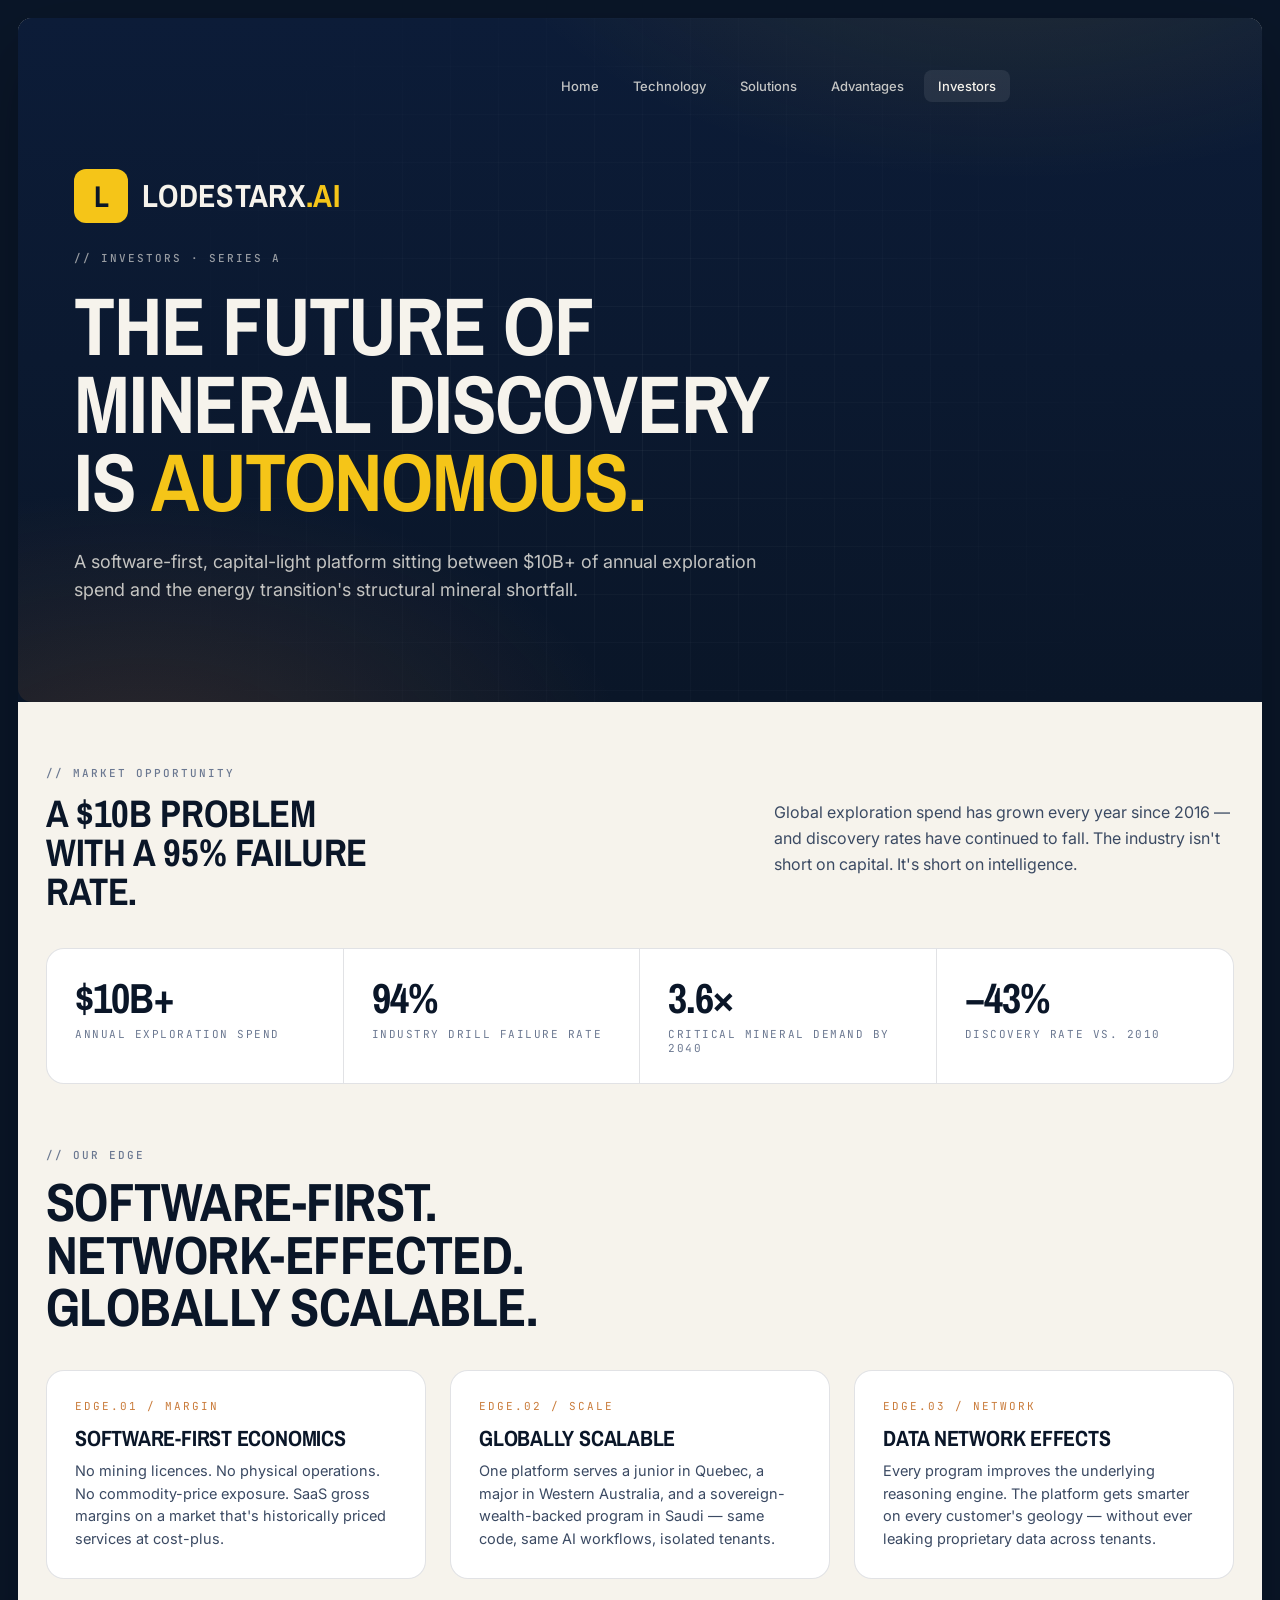
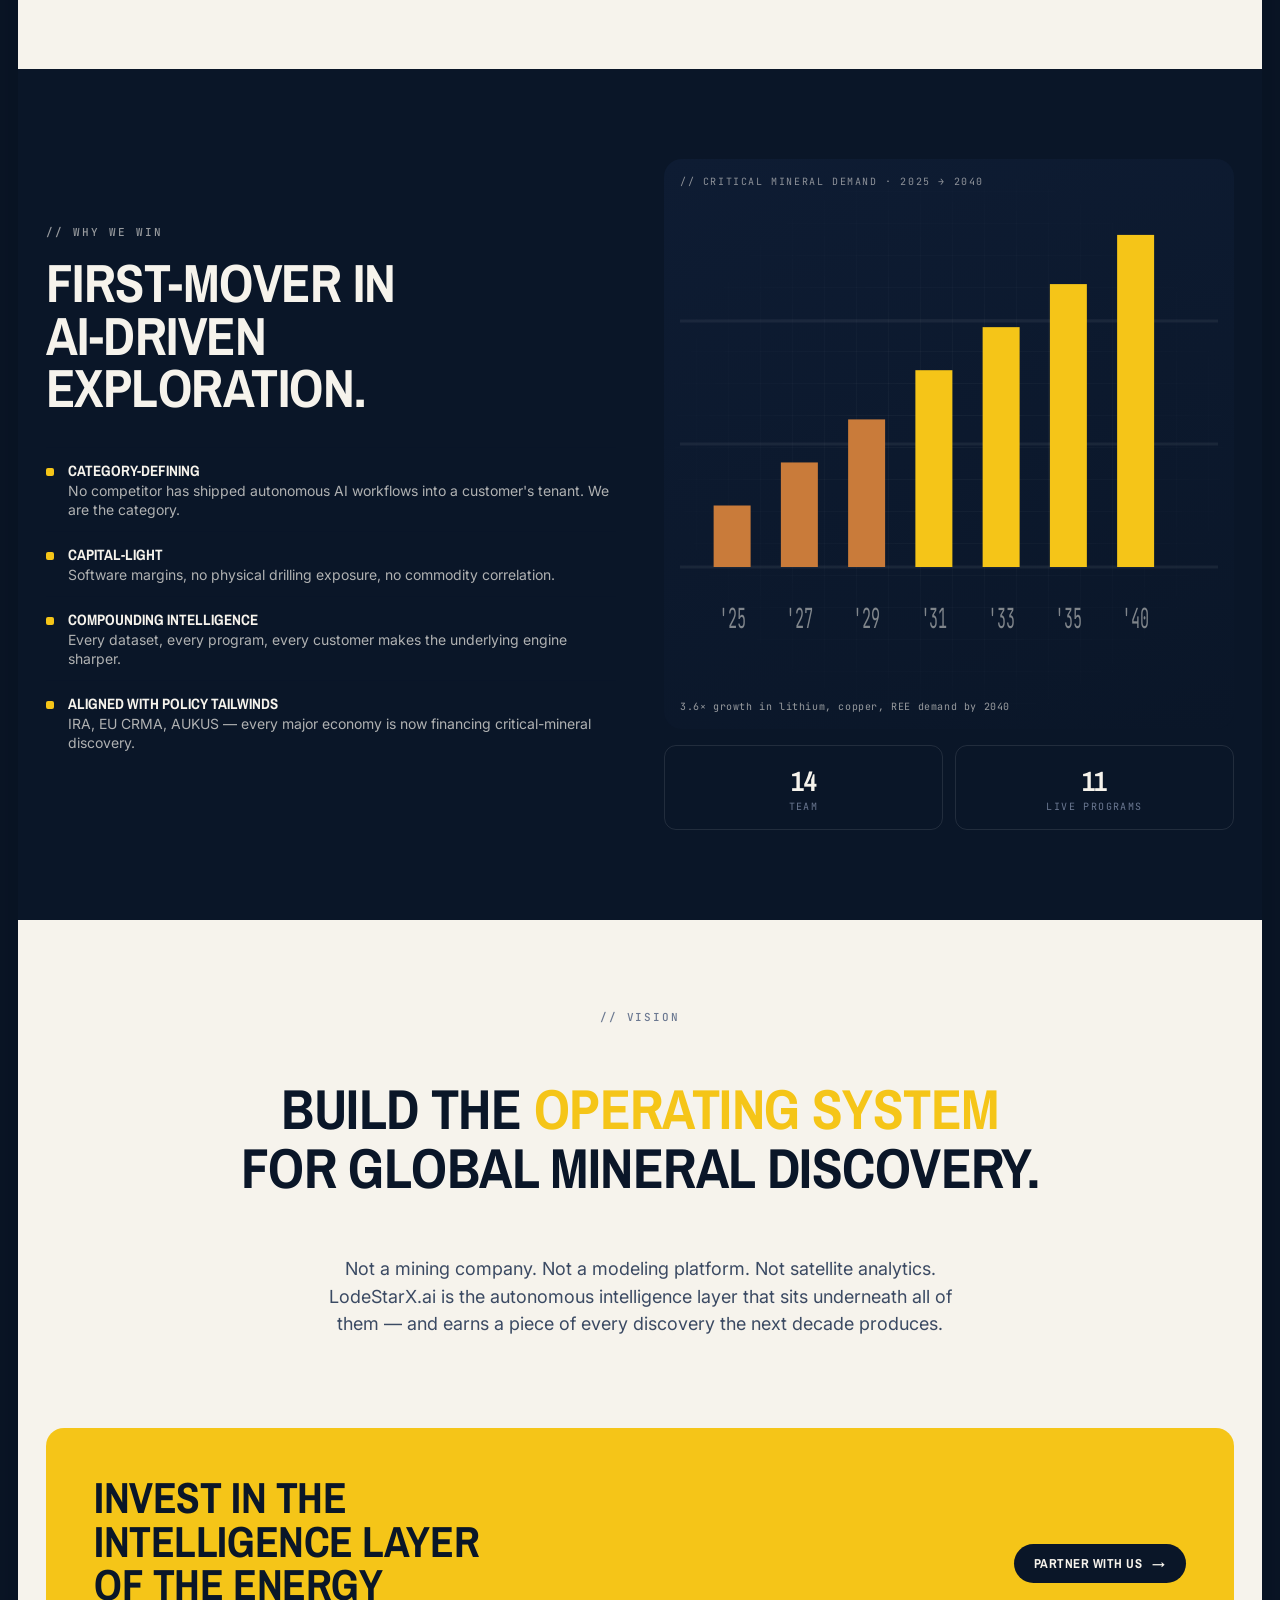
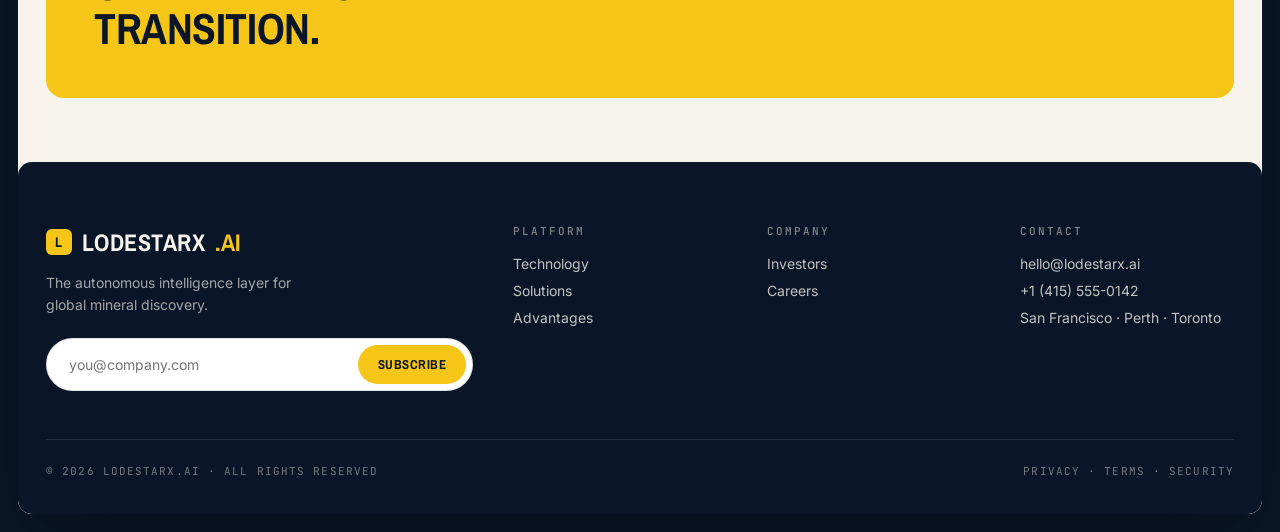
<file: investors.html>
<!doctype html>
<html lang="en">
<head>
<meta charset="utf-8" />
<meta name="viewport" content="width=device-width,initial-scale=1" />
<title>LodeStarX.ai — Investors</title>
<style>
/* LodeStarX.ai — shared design system */

@import url('https://fonts.googleapis.com/css2?family=Archivo:wght@400;500;600;700;800;900&family=Archivo+Narrow:wght@500;600;700;800&family=Inter:wght@400;500;600;700&family=JetBrains+Mono:wght@400;500&display=swap');

:root{
  --navy:#0a1628;
  --navy-2:#0e1c33;
  --navy-3:#142547;
  --paper:#f6f3ec;
  --paper-2:#ece7d9;
  --ink:#0a1628;
  --ink-2:#3b4a63;
  --ink-3:#6b7891;
  --yellow:#f5c518;
  --yellow-2:#e9b400;
  --copper:#c97b3a;
  --copper-2:#a25e25;
  --line:rgba(255,255,255,0.10);
  --line-dark:rgba(10,22,40,0.12);
  --radius:18px;
}

*{box-sizing:border-box}
html,body{margin:0;padding:0}
body{
  font-family:'Inter',system-ui,sans-serif;
  background:var(--navy);
  color:var(--ink);
  -webkit-font-smoothing:antialiased;
  text-rendering:optimizeLegibility;
}
a{color:inherit;text-decoration:none}
img{max-width:100%;display:block}

/* ---------- Layout ---------- */
.shell{max-width:1280px;margin:0 auto;padding:0 28px}
.band{padding:90px 0}
.band-dark{background:var(--navy);color:var(--paper)}
.band-light{background:var(--paper);color:var(--ink)}
.band-tight{padding:64px 0}

/* outer page background — gives the navy "frame" look */
.page{
  background:var(--navy);
  padding:18px;
  min-height:100vh;
}
.page-inner{
  background:var(--paper);
  border-radius:14px;
  overflow:hidden;
  box-shadow:0 30px 80px rgba(0,0,0,0.25);
}

/* ---------- Type ---------- */
h1,h2,h3,h4{font-family:'Archivo Narrow','Archivo',sans-serif;margin:0;letter-spacing:-0.01em;line-height:1}
.display{
  font-family:'Archivo Narrow',sans-serif;
  font-weight:800;
  font-size:clamp(44px, 6.4vw, 92px);
  line-height:0.95;
  letter-spacing:-0.015em;
  text-transform:uppercase;
}
.display-md{
  font-family:'Archivo Narrow',sans-serif;
  font-weight:800;
  font-size:clamp(34px,4.2vw,58px);
  line-height:0.98;
  text-transform:uppercase;
  letter-spacing:-0.01em;
}
.h-section{
  font-family:'Archivo Narrow',sans-serif;
  font-weight:800;
  font-size:clamp(28px,3vw,42px);
  text-transform:uppercase;
  line-height:1.02;
}
.eyebrow{
  font-family:'JetBrains Mono',monospace;
  font-size:11px;
  letter-spacing:0.18em;
  text-transform:uppercase;
  font-weight:500;
  color:var(--ink-3);
}
.eyebrow-dark{color:rgba(246,243,236,0.6)}
.lead{font-size:18px;line-height:1.55;color:var(--ink-2);max-width:60ch}
.lead-dark{color:rgba(246,243,236,0.78)}
p{line-height:1.6}

/* ---------- Header / Nav ---------- */
.nav{
  display:flex;align-items:center;gap:24px;
  padding:18px 24px;
  background:var(--navy);
  color:var(--paper);
  border-radius:12px;
  margin:0 0 0 0;
}
.brand{
  display:flex;align-items:center;gap:10px;
  font-family:'Archivo Narrow',sans-serif;
  font-weight:800;
  letter-spacing:0.02em;
  font-size:18px;
  text-transform:uppercase;
  color:var(--paper);
}
.brand-mark{
  width:26px;height:26px;
  background:var(--yellow);
  display:grid;place-items:center;
  border-radius:6px;
  color:var(--navy);
  font-family:'Archivo Narrow',sans-serif;
  font-weight:900;
  font-size:14px;
}
.nav-links{
  display:flex;gap:6px;margin-left:auto;align-items:center;
  font-size:13px;
  font-weight:500;
}
.nav-links a{
  padding:8px 14px;border-radius:8px;
  color:rgba(246,243,236,0.78);
  transition:background .15s, color .15s;
}
.nav-links a:hover{background:rgba(255,255,255,0.06);color:var(--paper)}
.nav-links a.active{background:rgba(255,255,255,0.08);color:var(--paper)}

.btn{
  display:inline-flex;align-items:center;gap:10px;
  padding:11px 20px;
  border-radius:999px;
  font-family:'Archivo Narrow',sans-serif;
  font-weight:700;
  text-transform:uppercase;
  letter-spacing:0.04em;
  font-size:13px;
  transition:transform .15s, background .15s;
  cursor:pointer;border:none;
}
.btn-yellow{background:var(--yellow);color:var(--navy)}
.btn-yellow:hover{background:var(--yellow-2)}
.btn-outline{background:transparent;color:var(--paper);border:1px solid rgba(255,255,255,0.25)}
.btn-outline:hover{background:rgba(255,255,255,0.06)}
.btn-dark{background:var(--navy);color:var(--paper)}
.btn-dark:hover{background:var(--navy-3)}
.btn-arrow::after{
  content:"→";font-family:inherit;font-weight:600;
}

/* ---------- Hero ---------- */
.hero{
  position:relative;
  background:var(--navy);
  color:var(--paper);
  padding:0;
  overflow:hidden;
}
.hero-inner{
  position:relative;
  padding:80px 56px 90px;
  border-radius:0 0 14px 14px;
  overflow:hidden;
}
.hero-bg{
  position:absolute;inset:0;
  background:
    radial-gradient(900px 500px at 80% -20%, rgba(245,197,24,0.12), transparent 60%),
    radial-gradient(700px 400px at 10% 110%, rgba(201,123,58,0.18), transparent 70%),
    linear-gradient(180deg, #0c1c38 0%, #0a1628 100%);
}
.hero-bg::after{
  content:"";position:absolute;inset:0;
  background-image:
    linear-gradient(rgba(255,255,255,0.04) 1px, transparent 1px),
    linear-gradient(90deg, rgba(255,255,255,0.04) 1px, transparent 1px);
  background-size:48px 48px;
  mask-image:radial-gradient(circle at 50% 60%, black, transparent 75%);
}
.hero-content{position:relative;max-width:920px}
.hero-meta{
  display:flex;gap:18px;flex-wrap:wrap;
  margin-top:36px;
  font-family:'JetBrains Mono',monospace;
  font-size:12px;
  color:rgba(246,243,236,0.6);
  letter-spacing:0.06em;
}
.hero-meta span::before{content:"●  ";color:var(--yellow)}

/* ---------- Cards ---------- */
.grid{display:grid;gap:24px}
.grid-2{grid-template-columns:repeat(2,1fr)}
.grid-3{grid-template-columns:repeat(3,1fr)}
.grid-4{grid-template-columns:repeat(4,1fr)}
@media(max-width:880px){
  .grid-2,.grid-3,.grid-4{grid-template-columns:1fr}
}

.card{
  background:white;
  border-radius:var(--radius);
  padding:28px;
  border:1px solid var(--line-dark);
}
.card-dark{
  background:var(--navy-2);
  border:1px solid var(--line);
  color:var(--paper);
}
.card-num{
  font-family:'JetBrains Mono',monospace;
  font-size:11px;letter-spacing:0.18em;
  color:var(--copper);
  margin-bottom:14px;
}
.card h3{
  font-family:'Archivo Narrow',sans-serif;
  font-weight:800;
  font-size:22px;
  text-transform:uppercase;
  margin-bottom:10px;
  line-height:1.05;
}
.card p{margin:0;color:var(--ink-2);font-size:14.5px;line-height:1.55}
.card-dark p{color:rgba(246,243,236,0.72)}

/* image-style hero feature card */
.feature-card{
  position:relative;
  border-radius:var(--radius);
  overflow:hidden;
  aspect-ratio:4/5;
  display:flex;flex-direction:column;justify-content:flex-end;
  padding:24px;
  color:var(--paper);
  border:1px solid var(--line);
  isolation:isolate;
}
.feature-card .ph{position:absolute;inset:0;z-index:-1}
.feature-card h3{
  font-family:'Archivo Narrow',sans-serif;font-weight:800;
  font-size:26px;text-transform:uppercase;line-height:1;margin:0 0 8px;
}
.feature-card p{margin:0;font-size:13.5px;color:rgba(246,243,236,0.85)}
.feature-card .pill{
  align-self:flex-start;
  font-family:'JetBrains Mono',monospace;
  font-size:10px;letter-spacing:0.16em;text-transform:uppercase;
  background:rgba(0,0,0,0.4);backdrop-filter:blur(6px);
  border:1px solid rgba(255,255,255,0.18);
  color:var(--paper);
  padding:6px 10px;border-radius:999px;
  margin-bottom:auto;
}

/* ---------- Striped placeholder imagery ---------- */
.ph{
  position:relative;
  background:
    repeating-linear-gradient(45deg, rgba(255,255,255,0.05) 0 14px, rgba(255,255,255,0.10) 14px 28px),
    linear-gradient(135deg, var(--navy-3), var(--navy));
  display:flex;align-items:center;justify-content:center;
  color:rgba(246,243,236,0.75);
  font-family:'JetBrains Mono',monospace;
  font-size:11px;letter-spacing:0.12em;
  text-transform:uppercase;
}
.ph-copper{
  background:
    repeating-linear-gradient(45deg, rgba(255,255,255,0.06) 0 14px, rgba(255,255,255,0.12) 14px 28px),
    linear-gradient(135deg, #b56a2c, #7a3f12);
  color:rgba(255,240,225,0.9);
}
.ph-yellow{
  background:
    repeating-linear-gradient(45deg, rgba(0,0,0,0.06) 0 14px, rgba(0,0,0,0.12) 14px 28px),
    linear-gradient(135deg, #f5c518, #d99e00);
  color:#3a2a00;
}
.ph-paper{
  background:
    repeating-linear-gradient(45deg, rgba(10,22,40,0.05) 0 14px, rgba(10,22,40,0.09) 14px 28px),
    linear-gradient(135deg, #ece7d9, #d9d2bf);
  color:var(--ink-2);
}
.ph-label{
  position:absolute;top:12px;left:12px;
  font-family:'JetBrains Mono',monospace;
  font-size:10px;letter-spacing:0.16em;text-transform:uppercase;
  background:rgba(0,0,0,0.35);
  padding:5px 9px;border-radius:6px;
  color:rgba(255,255,255,0.85);
  border:1px solid rgba(255,255,255,0.12);
}
.ph-paper .ph-label{
  background:rgba(10,22,40,0.08);color:var(--ink-2);border:1px solid rgba(10,22,40,0.1);
}
.ph-yellow .ph-label{
  background:rgba(0,0,0,0.18);color:#3a2a00;border:1px solid rgba(0,0,0,0.18);
}

/* ---------- Stats strip ---------- */
.stats{
  display:grid;grid-template-columns:repeat(4,1fr);
  gap:0;
  border:1px solid var(--line-dark);
  border-radius:var(--radius);
  background:white;overflow:hidden;
}
.stats > div{
  padding:28px;
  border-right:1px solid var(--line-dark);
}
.stats > div:last-child{border-right:none}
.stat-num{
  font-family:'Archivo Narrow',sans-serif;
  font-weight:800;
  font-size:42px;
  letter-spacing:-0.02em;
  line-height:1;
  margin-bottom:8px;
}
.stat-label{
  font-family:'JetBrains Mono',monospace;
  font-size:11px;
  letter-spacing:0.14em;
  text-transform:uppercase;
  color:var(--ink-3);
}
@media(max-width:880px){
  .stats{grid-template-columns:repeat(2,1fr)}
  .stats > div:nth-child(2){border-right:none}
  .stats > div:nth-child(1),.stats > div:nth-child(2){border-bottom:1px solid var(--line-dark)}
}

/* ---------- Footer ---------- */
.footer{
  background:var(--navy);
  color:var(--paper);
  padding:64px 0 36px;
  border-radius:14px;
  margin-top:0;
}
.footer-grid{
  display:grid;grid-template-columns:2fr 1fr 1fr 1fr;
  gap:40px;
  padding-bottom:48px;
  border-bottom:1px solid var(--line);
}
@media(max-width:880px){.footer-grid{grid-template-columns:1fr 1fr}}
.footer h4{
  font-family:'JetBrains Mono',monospace;
  font-size:11px;letter-spacing:0.18em;
  text-transform:uppercase;
  color:rgba(246,243,236,0.5);
  font-weight:500;
  margin-bottom:18px;
}
.footer ul{list-style:none;padding:0;margin:0}
.footer li{margin-bottom:10px;font-size:14px;color:rgba(246,243,236,0.78)}
.footer li a:hover{color:var(--yellow)}
.footer-brand .brand{font-size:24px}
.footer-brand p{
  color:rgba(246,243,236,0.65);
  font-size:14px;line-height:1.55;max-width:32ch;margin-top:14px;
}
.footer-bottom{
  display:flex;justify-content:space-between;align-items:center;
  padding-top:24px;
  font-family:'JetBrains Mono',monospace;
  font-size:11px;letter-spacing:0.1em;text-transform:uppercase;
  color:rgba(246,243,236,0.45);
}

/* ---------- CTA strip ---------- */
.cta-strip{
  background:var(--yellow);
  color:var(--navy);
  border-radius:var(--radius);
  padding:48px;
  display:flex;align-items:center;justify-content:space-between;gap:32px;
}
.cta-strip h3{
  font-family:'Archivo Narrow',sans-serif;font-weight:800;
  font-size:clamp(28px,3.4vw,46px);
  text-transform:uppercase;line-height:1;letter-spacing:-0.01em;
  max-width:22ch;
}
.cta-strip .btn{background:var(--navy);color:var(--paper)}
.cta-strip .btn:hover{background:var(--navy-3)}
@media(max-width:880px){.cta-strip{flex-direction:column;align-items:flex-start}}

/* ---------- Detail bits ---------- */
.kicker-row{
  display:flex;align-items:center;justify-content:space-between;
  margin-bottom:36px;gap:24px;flex-wrap:wrap;
}
.kicker-row .h-section{max-width:18ch}
.kicker-row p{max-width:46ch;margin:0;color:var(--ink-2)}

.list-clean{list-style:none;padding:0;margin:14px 0 0}
.list-clean li{
  padding:12px 0;border-top:1px solid var(--line-dark);
  display:flex;gap:14px;align-items:flex-start;
  font-size:15px;
}
.card-dark .list-clean li{border-top:1px solid var(--line)}
.list-clean li::before{
  content:"";flex:0 0 8px;height:8px;margin-top:8px;
  background:var(--yellow);border-radius:2px;
}

.tag{
  display:inline-block;
  font-family:'JetBrains Mono',monospace;
  font-size:10px;letter-spacing:0.14em;text-transform:uppercase;
  padding:5px 9px;border-radius:6px;
  background:rgba(10,22,40,0.06);color:var(--ink-2);
}
.card-dark .tag{background:rgba(255,255,255,0.08);color:var(--paper)}

/* numbered architecture rows */
.arch-row{
  display:grid;grid-template-columns:120px 1fr 1.2fr;
  gap:32px;align-items:start;
  padding:36px 0;border-top:1px solid var(--line);
}
.arch-row:last-child{border-bottom:1px solid var(--line)}
.arch-num{
  font-family:'Archivo Narrow',sans-serif;
  font-weight:800;font-size:64px;line-height:1;
  color:var(--yellow);
}
.arch-row h3{
  font-family:'Archivo Narrow',sans-serif;font-weight:800;
  font-size:28px;text-transform:uppercase;line-height:1;
  margin:0 0 10px;
}
.arch-row p{color:rgba(246,243,236,0.72);margin:0;font-size:15px}
.arch-bullets{display:grid;grid-template-columns:1fr 1fr;gap:8px 24px;margin-top:18px}
.arch-bullets span{
  font-family:'JetBrains Mono',monospace;font-size:12px;
  color:rgba(246,243,236,0.85);letter-spacing:0.04em;
  padding:8px 0;border-top:1px dashed rgba(255,255,255,0.12);
}
@media(max-width:880px){
  .arch-row{grid-template-columns:1fr}
  .arch-bullets{grid-template-columns:1fr}
}

/* big quote / pull */
.pull{
  font-family:'Archivo Narrow',sans-serif;
  font-weight:700;
  font-size:clamp(28px,3.2vw,44px);
  text-transform:uppercase;
  line-height:1.05;
  letter-spacing:-0.01em;
  max-width:24ch;
}
.pull em{font-style:normal;color:var(--yellow)}

/* signup row */
.signup{
  display:flex;gap:12px;background:white;border-radius:999px;padding:6px;
  border:1px solid var(--line-dark);max-width:520px;
}
.signup input{
  flex:1;border:none;outline:none;
  padding:10px 16px;font-family:inherit;font-size:14px;background:transparent;
}

/* logo bar */
.logo-bar{
  display:flex;justify-content:space-between;align-items:center;gap:24px;
  padding:28px 0;border-top:1px solid var(--line-dark);border-bottom:1px solid var(--line-dark);
  flex-wrap:wrap;
}
.logo-bar span{
  font-family:'Archivo Narrow',sans-serif;
  font-weight:700;text-transform:uppercase;letter-spacing:0.04em;
  font-size:15px;color:var(--ink-3);
}

/* table-style data rows */
.row-table{border-top:1px solid var(--line-dark)}
.row-table .row{
  display:grid;grid-template-columns:80px 1.2fr 2fr 100px;
  gap:24px;padding:24px 0;border-bottom:1px solid var(--line-dark);
  align-items:center;
}
.row-table .row .idx{
  font-family:'JetBrains Mono',monospace;font-size:12px;color:var(--ink-3);
}
.row-table .row h4{
  font-family:'Archivo Narrow',sans-serif;font-weight:800;
  font-size:20px;text-transform:uppercase;line-height:1.05;margin:0;
}
.row-table .row p{margin:0;color:var(--ink-2);font-size:14px;line-height:1.5}
.row-table .row .meta{
  font-family:'JetBrains Mono',monospace;font-size:11px;
  color:var(--copper);letter-spacing:0.1em;text-transform:uppercase;text-align:right;
}
@media(max-width:880px){
  .row-table .row{grid-template-columns:1fr;gap:6px}
  .row-table .row .meta{text-align:left}
}

/* LodeStarX.ai — animations + dashboards CSS */

/* ===== Reveal on scroll ===== */
.reveal{
  opacity:0;
  transform:translateY(18px);
  transition:opacity .8s ease, transform .8s cubic-bezier(.2,.7,.2,1);
  transition-delay:var(--rd, 0ms);
  will-change:opacity, transform;
}
.reveal.in-view{opacity:1;transform:none}
@media (prefers-reduced-motion: reduce){
  .reveal{opacity:1;transform:none;transition:none}
  .db-scan, .db-ring, .db-hot, .db-dot, .agent-status::before, .spark-line{animation:none !important}
}

/* hero subtle entrance */
.hero-content > *{animation:heroIn .9s ease both}
.hero-content > *:nth-child(2){animation-delay:.08s}
.hero-content > *:nth-child(3){animation-delay:.16s}
.hero-content > *:nth-child(4){animation-delay:.24s}
.hero-content > *:nth-child(5){animation-delay:.32s}
@keyframes heroIn{from{opacity:0;transform:translateY(14px)}to{opacity:1;transform:none}}

/* button hover lift */
.btn{transition:transform .18s ease, background .15s, box-shadow .2s}
.btn:hover{transform:translateY(-1px);box-shadow:0 6px 20px rgba(0,0,0,0.18)}

/* card hover */
.card{transition:transform .25s ease, box-shadow .25s ease, border-color .2s}
.card:hover{transform:translateY(-3px);box-shadow:0 14px 40px rgba(10,22,40,0.12)}
.card-dark:hover{box-shadow:0 14px 40px rgba(0,0,0,0.4)}

/* nav hover micro */
.nav-links a{position:relative}
.nav-links a:not(.active)::after{
  content:"";position:absolute;left:14px;right:14px;bottom:4px;height:2px;
  background:var(--yellow);transform:scaleX(0);transform-origin:left;transition:transform .25s ease;
}
.nav-links a:hover::after{transform:scaleX(1)}

/* hero grid drift */
.hero-bg::after{animation:gridDrift 28s linear infinite}
@keyframes gridDrift{
  from{background-position:0 0, 0 0}
  to{background-position:96px 96px, 96px 96px}
}

/* ===== Dashboard shell ===== */
.dashboard{
  background:linear-gradient(180deg, #0c1c38 0%, #0a1628 100%);
  border:1px solid rgba(255,255,255,0.10);
  border-radius:var(--radius);
  padding:24px;
  color:var(--paper);
  position:relative;
  overflow:hidden;
}
.dashboard::before{
  content:"";position:absolute;inset:-1px;border-radius:var(--radius);
  background:linear-gradient(135deg, rgba(245,197,24,0.18), transparent 40%);
  pointer-events:none;
}
.db-head{
  display:flex;justify-content:space-between;align-items:flex-start;
  margin-bottom:18px;gap:16px;flex-wrap:wrap;position:relative;
}
.db-eyebrow{
  font-family:'JetBrains Mono',monospace;font-size:10px;
  letter-spacing:0.16em;color:rgba(246,243,236,0.55);margin-bottom:6px;
}
.db-title{
  font-family:'Archivo Narrow',sans-serif;font-weight:800;
  font-size:20px;text-transform:uppercase;line-height:1.05;
}
.db-pulse{
  display:inline-flex;align-items:center;gap:8px;
  font-family:'JetBrains Mono',monospace;font-size:11px;
  color:rgba(246,243,236,0.7);
  padding:6px 12px;border:1px solid rgba(255,255,255,0.12);border-radius:999px;
  background:rgba(255,255,255,0.04);
}
.db-dot{
  width:8px;height:8px;border-radius:50%;background:#5fd97a;
  box-shadow:0 0 0 0 rgba(95,217,122,0.7);
  animation:pulseDot 1.6s ease-out infinite;
}
@keyframes pulseDot{
  0%{box-shadow:0 0 0 0 rgba(95,217,122,0.5)}
  70%{box-shadow:0 0 0 10px rgba(95,217,122,0)}
  100%{box-shadow:0 0 0 0 rgba(95,217,122,0)}
}

/* ===== Target dashboard ===== */
.db-grid{display:grid;grid-template-columns:1.4fr 1fr;gap:18px}
@media(max-width:880px){.db-grid{grid-template-columns:1fr}}
.db-map{
  position:relative;border-radius:12px;overflow:hidden;
  background:linear-gradient(135deg, #0e1c33, #07101f);
  border:1px solid rgba(255,255,255,0.08);
  aspect-ratio:10/7;
}
.db-svg{width:100%;height:100%;display:block}
.db-hot{animation:hotPulse 3.4s ease-in-out infinite}
.db-hot-2{animation-delay:.8s}
.db-hot-3{animation-delay:1.6s}
@keyframes hotPulse{0%,100%{opacity:.6}50%{opacity:1}}
.db-ring{animation:ringExpand 2.2s ease-out infinite;transform-origin:center;transform-box:fill-box}
.db-ring-2{animation-delay:.5s}
.db-ring-3{animation-delay:1s}
@keyframes ringExpand{
  0%{r:6;opacity:1;stroke-width:2}
  100%{r:24;opacity:0;stroke-width:0.5}
}
.db-scan{
  animation:scan 4s linear infinite;
}
@keyframes scan{0%{transform:translateY(0)}100%{transform:translateY(280px)}}
.db-tag{
  position:absolute;background:rgba(10,22,40,0.85);backdrop-filter:blur(6px);
  border:1px solid rgba(245,197,24,0.4);color:var(--yellow);
  font-family:'JetBrains Mono',monospace;font-size:10px;letter-spacing:0.08em;
  padding:4px 8px;border-radius:6px;
}
.db-tag-1{top:30%;left:25%}
.db-tag-2{top:55%;left:60%}
.db-tag-3{top:25%;right:18%}
.db-list{display:flex;flex-direction:column;gap:8px}
.db-row{
  display:grid;grid-template-columns:24px 90px 1fr 42px;
  align-items:center;gap:10px;
  padding:8px 10px;border-radius:8px;
  background:rgba(255,255,255,0.03);
  border:1px solid rgba(255,255,255,0.06);
  font-size:12px;
}
.db-rank{font-family:'JetBrains Mono',monospace;color:var(--yellow);font-size:11px}
.db-name{font-family:'Archivo Narrow',sans-serif;font-weight:700;text-transform:uppercase;font-size:13px}
.db-bar{height:6px;background:rgba(255,255,255,0.08);border-radius:3px;overflow:hidden}
.db-bar i{
  display:block;height:100%;width:0;background:linear-gradient(90deg,#c97b3a,#f5c518);
  border-radius:3px;animation:barFill 1.4s cubic-bezier(.2,.7,.2,1) forwards;
  --w:50%;
}
@keyframes barFill{to{width:var(--w)}}
.db-val{font-family:'JetBrains Mono',monospace;color:var(--yellow);font-size:11px;text-align:right}

/* ===== Agent dashboard ===== */
.agent-grid{
  display:grid;grid-template-columns:repeat(4,1fr);gap:8px;margin-bottom:18px;
}
@media(max-width:880px){.agent-grid{grid-template-columns:repeat(2,1fr)}}
.agent{
  background:rgba(255,255,255,0.03);
  border:1px solid rgba(255,255,255,0.07);
  padding:12px;border-radius:10px;
  display:flex;flex-direction:column;gap:6px;
}
.agent-name{
  font-family:'Archivo Narrow',sans-serif;font-weight:700;text-transform:uppercase;font-size:13px;
}
.agent-status{
  font-family:'JetBrains Mono',monospace;font-size:10px;letter-spacing:0.06em;
  display:inline-flex;align-items:center;gap:6px;
}
.agent-status::before{
  content:"";width:6px;height:6px;border-radius:50%;
}
.agent-on{color:#5fd97a}
.agent-on::before{background:#5fd97a;animation:pulseDot 1.6s infinite}
.agent-warn{color:#f5c518}
.agent-warn::before{background:#f5c518;animation:pulseDot 2.2s infinite}

.agent-stream{
  background:rgba(0,0,0,0.25);border:1px solid rgba(255,255,255,0.06);
  border-radius:10px;padding:14px;font-family:'JetBrains Mono',monospace;
  font-size:11px;line-height:1.7;color:rgba(246,243,236,0.7);
  max-height:140px;overflow:hidden;position:relative;
}
.agent-line{opacity:0;animation:lineIn .6s ease forwards}
.agent-line:nth-child(1){animation-delay:.0s}
.agent-line:nth-child(2){animation-delay:.4s}
.agent-line:nth-child(3){animation-delay:.8s}
.agent-line:nth-child(4){animation-delay:1.2s}
.agent-line:nth-child(5){animation-delay:1.6s}
@keyframes lineIn{from{opacity:0;transform:translateY(6px)}to{opacity:1;transform:none}}
.al-time{color:rgba(246,243,236,0.4)}
.al-tag{color:var(--yellow)}

/* ===== Fusion / spark dashboard ===== */
.spark-row{margin-bottom:18px}
.spark{width:100%;height:160px;display:block}
.spark-line{
  stroke-dasharray:1500;stroke-dashoffset:1500;
  animation:drawLine 2s ease-out forwards;
}
@keyframes drawLine{to{stroke-dashoffset:0}}
.spark-fill{opacity:0;animation:fadeIn 1s 1.2s ease forwards}
@keyframes fadeIn{to{opacity:1}}
.spark-stats{
  display:grid;grid-template-columns:repeat(4,1fr);gap:8px;
}
@media(max-width:880px){.spark-stats{grid-template-columns:repeat(2,1fr)}}
.spark-stats > div{
  padding:14px;background:rgba(255,255,255,0.03);
  border:1px solid rgba(255,255,255,0.07);border-radius:10px;
}
.spark-num{
  font-family:'Archivo Narrow',sans-serif;font-weight:800;font-size:28px;line-height:1;
  color:var(--yellow);margin-bottom:4px;
}
.spark-label{
  font-family:'JetBrains Mono',monospace;font-size:10px;letter-spacing:0.14em;
  text-transform:uppercase;color:rgba(246,243,236,0.6);
}

/* LodeStarX.ai — chart styles */
.chart-shell{
  width:100%;height:100%;
  background:linear-gradient(160deg, var(--navy-2), var(--navy));
  padding:16px;display:flex;flex-direction:column;gap:10px;
  color:var(--paper);font-family:'Inter',sans-serif;
  position:relative;overflow:hidden;
}
.chart-shell::before{
  content:"";position:absolute;inset:0;
  background-image:linear-gradient(rgba(255,255,255,0.04) 1px, transparent 1px),
                   linear-gradient(90deg, rgba(255,255,255,0.04) 1px, transparent 1px);
  background-size:32px 32px;mask-image:radial-gradient(circle at 50% 50%, black, transparent 80%);
  pointer-events:none;
}
.chart-shell > *{position:relative}
.chart-eyebrow{
  font-family:'JetBrains Mono',monospace;font-size:10px;
  letter-spacing:0.16em;color:rgba(246,243,236,0.55);
}
.chart-foot{
  font-family:'JetBrains Mono',monospace;font-size:10px;
  letter-spacing:0.06em;color:rgba(246,243,236,0.6);margin-top:auto;
}
/* discovery bars */
.chart-bars{display:flex;flex-direction:column;gap:14px;flex:1;justify-content:center}
.cb{display:grid;grid-template-columns:90px 1fr 50px;gap:10px;align-items:center}
.cb-label{
  font-family:'Archivo Narrow',sans-serif;font-weight:700;
  text-transform:uppercase;font-size:13px;color:rgba(246,243,236,0.78);
}
.cb-label.cb-hl{color:var(--yellow)}
.cb-track{height:10px;background:rgba(255,255,255,0.07);border-radius:5px;overflow:hidden}
.cb-fill{
  display:block;height:100%;width:0;
  background:linear-gradient(90deg,#7a5230,#c97b3a);
  border-radius:5px;animation:cbGrow 1.4s cubic-bezier(.2,.7,.2,1) forwards;--w:50%;
}
.cb-fill-hl{background:linear-gradient(90deg,#c97b3a,#f5c518)}
@keyframes cbGrow{to{width:var(--w)}}
.cb-val{
  font-family:'JetBrains Mono',monospace;font-size:12px;
  color:rgba(246,243,236,0.65);text-align:right;
}
.cb-val-hl{color:var(--yellow);font-weight:600}
/* cost lines */
.cost-svg, .market-svg{width:100%;height:160px;display:block;flex:1}
.cost-line-a, .cost-line-b{
  stroke-dasharray:600;stroke-dashoffset:600;
  animation:drawL 1.8s ease-out forwards;
}
.cost-line-b{animation-delay:.4s}
.cost-fill{opacity:0;animation:fadeIn .8s 1.2s ease forwards}
@keyframes drawL{to{stroke-dashoffset:0}}
.chart-legend{
  display:flex;gap:18px;font-family:'JetBrains Mono',monospace;font-size:10px;
  color:rgba(246,243,236,0.7);letter-spacing:0.06em;
}
.chart-legend i{
  display:inline-block;width:10px;height:3px;margin-right:6px;vertical-align:middle;border-radius:2px;
}
/* donut */
.donut-wrap{position:relative;width:140px;height:140px;align-self:center;margin:auto}
.donut{width:100%;height:100%}
.donut-arc{
  animation:donutFill 1.6s cubic-bezier(.2,.7,.2,1) forwards;
}
@keyframes donutFill{to{stroke-dashoffset:117.6}} /* 61% of 301.6 */
.donut-center{
  position:absolute;inset:0;display:flex;flex-direction:column;align-items:center;justify-content:center;text-align:center;
}
.donut-num{
  font-family:'Archivo Narrow',sans-serif;font-weight:800;font-size:32px;color:var(--yellow);line-height:1;
}
.donut-num span{font-size:18px;margin-left:2px}
.donut-label{
  font-family:'JetBrains Mono',monospace;font-size:9px;letter-spacing:0.12em;
  text-transform:uppercase;color:rgba(246,243,236,0.6);margin-top:4px;
}
/* market bars handled inline via JS */

</style>
</head>
<body>
<div class="page">
<div class="page-inner">

<section class="hero">
  <div class="hero-inner" style="padding:48px 56px 80px">
    <div class="hero-bg"></div>
    <nav class="nav" style="background:transparent;padding:0 0 64px;border-radius:0;">
      <div class="brand"><span class="brand-mark">L</span> LodeStarX<span style="color:var(--yellow)">.ai</span></div>
      <div class="nav-links">
        <a href="index.html">Home</a>
        <a href="technology.html">Technology</a>
        <a href="solutions.html">Solutions</a>
        <a href="advantages.html">Advantages</a>
        <a href="investors.html" class="active">Investors</a>
      </div>
      <a class="btn btn-yellow btn-arrow" href="#cta">Partner With Us</a>
    </nav>
    <div class="hero-content" style="max-width:1000px">
      <div style="display:flex;align-items:center;gap:14px;margin-bottom:28px">
        <div style="width:54px;height:54px;background:var(--yellow);border-radius:12px;display:grid;place-items:center;color:var(--navy);font-family:'Archivo Narrow',sans-serif;font-weight:900;font-size:30px;line-height:1">L</div>
        <div style="font-family:'Archivo Narrow',sans-serif;font-weight:800;font-size:32px;text-transform:uppercase;letter-spacing:0.01em;color:var(--paper);line-height:1">LodeStarX<span style="color:var(--yellow)">.ai</span></div>
      </div>
      <div class="eyebrow eyebrow-dark" style="margin-bottom:22px">// Investors · Series A</div>
      <h1 class="display">
        The future of<br/>
        mineral discovery<br/>
        is <span style="color:var(--yellow)">autonomous.</span>
      </h1>
      <p class="lead lead-dark" style="margin-top:28px;max-width:62ch">
        A software-first, capital-light platform sitting between $10B+ of annual exploration spend
        and the energy transition's structural mineral shortfall.
      </p>
    </div>
  </div>
</section>

<!-- MARKET STATS -->
<section class="band band-light band-tight">
  <div class="shell">
    <div class="kicker-row">
      <div>
        <div class="eyebrow" style="margin-bottom:14px">// Market opportunity</div>
        <h2 class="h-section">A $10B problem<br/>with a 95% failure rate.</h2>
      </div>
      <p>Global exploration spend has grown every year since 2016 — and discovery rates have continued to fall. The industry isn't short on capital. It's short on intelligence.</p>
    </div>

    <div class="stats">
      <div>
        <div class="stat-num">$10B+</div>
        <div class="stat-label">Annual exploration spend</div>
      </div>
      <div>
        <div class="stat-num">95%</div>
        <div class="stat-label">Industry drill failure rate</div>
      </div>
      <div>
        <div class="stat-num">3.6×</div>
        <div class="stat-label">Critical mineral demand by 2040</div>
      </div>
      <div>
        <div class="stat-num">−43%</div>
        <div class="stat-label">Discovery rate vs. 2010</div>
      </div>
    </div>
  </div>
</section>

<!-- OUR EDGE -->
<section class="band band-light" style="padding-top:0">
  <div class="shell">
    <div class="kicker-row">
      <div>
        <div class="eyebrow" style="margin-bottom:14px">// Our edge</div>
        <h2 class="display-md">Software-first.<br/>Network-effected.<br/>Globally scalable.</h2>
      </div>
    </div>

    <div class="grid grid-3">
      <div class="card">
        <div class="card-num">EDGE.01 / MARGIN</div>
        <h3>Software-first economics</h3>
        <p>No mining licences. No physical operations. No commodity-price exposure. SaaS gross margins on a market that's historically priced services at cost-plus.</p>
      </div>
      <div class="card">
        <div class="card-num">EDGE.02 / SCALE</div>
        <h3>Globally scalable</h3>
        <p>One platform serves a junior in Quebec, a major in Western Australia, and a sovereign-wealth-backed program in Saudi — same code, same AI workflows, isolated tenants.</p>
      </div>
      <div class="card">
        <div class="card-num">EDGE.03 / NETWORK</div>
        <h3>Data network effects</h3>
        <p>Every program improves the underlying reasoning engine. The platform gets smarter on every customer's geology — without ever leaking proprietary data across tenants.</p>
      </div>
    </div>
  </div>
</section>

<!-- WHY WE WIN -->
<section class="band band-dark">
  <div class="shell">
    <div class="grid grid-2" style="gap:48px;align-items:center">
      <div>
        <div class="eyebrow eyebrow-dark" style="margin-bottom:18px">// Why we win</div>
        <h2 class="display-md">First-mover in<br/>AI-driven<br/>exploration.</h2>
        <ul class="list-clean" style="margin-top:32px">
          <li><div><strong style="font-family:'Archivo Narrow';text-transform:uppercase">Category-defining</strong><br/><span style="color:rgba(246,243,236,0.7);font-size:14px">No competitor has shipped autonomous AI workflows into a customer's tenant. We are the category.</span></div></li>
          <li><div><strong style="font-family:'Archivo Narrow';text-transform:uppercase">Capital-light</strong><br/><span style="color:rgba(246,243,236,0.7);font-size:14px">Software margins, no physical drilling exposure, no commodity correlation.</span></div></li>
          <li><div><strong style="font-family:'Archivo Narrow';text-transform:uppercase">Compounding intelligence</strong><br/><span style="color:rgba(246,243,236,0.7);font-size:14px">Every dataset, every program, every customer makes the underlying engine sharper.</span></div></li>
          <li><div><strong style="font-family:'Archivo Narrow';text-transform:uppercase">Aligned with policy tailwinds</strong><br/><span style="color:rgba(246,243,236,0.7);font-size:14px">IRA, EU CRMA, AUKUS — every major economy is now financing critical-mineral discovery.</span></div></li>
        </ul>
      </div>

      <div>
        <div data-chart="market" style="aspect-ratio:1;border-radius:var(--radius);overflow:hidden"></div>
        <div class="grid grid-2" style="margin-top:16px;gap:12px">
          <div style="padding:16px;border:1px solid var(--line);border-radius:12px;text-align:center">
            <div style="font-family:'Archivo Narrow';font-weight:800;font-size:28px">14</div>
            <div class="stat-label" style="font-size:10px">Team</div>
          </div>
          <div style="padding:16px;border:1px solid var(--line);border-radius:12px;text-align:center">
            <div style="font-family:'Archivo Narrow';font-weight:800;font-size:28px">11</div>
            <div class="stat-label" style="font-size:10px">Live programs</div>
          </div>
        </div>
      </div>
    </div>
  </div>
</section>

<!-- VISION PULL -->
<section class="band band-light">
  <div class="shell">
    <div style="text-align:center;max-width:880px;margin:0 auto">
      <div class="eyebrow" style="margin-bottom:24px">// Vision</div>
      <p class="pull" style="font-size:clamp(36px,4.4vw,68px);max-width:none">
        Build the <em>operating system</em><br/>
        for global mineral discovery.
      </p>
      <p class="lead" style="margin:28px auto 0;text-align:center">
        Not a mining company. Not a modeling platform. Not satellite analytics.
        LodeStarX.ai is the autonomous intelligence layer that sits underneath all of them —
        and earns a piece of every discovery the next decade produces.
      </p>
    </div>
  </div>
</section>

<!-- CTA -->
<section class="band band-light band-tight" id="cta" style="padding-top:0">
  <div class="shell">
    <div class="cta-strip">
      <h3>Invest in the intelligence layer of the energy transition.</h3>
      <a class="btn btn-arrow" href="#">Partner With Us</a>
    </div>
  </div>
</section>

<footer class="footer">
  <div class="shell">
    <div class="footer-grid">
      <div class="footer-brand">
        <div class="brand"><span class="brand-mark">L</span> LodeStarX<span style="color:var(--yellow)">.ai</span></div>
        <p>The autonomous intelligence layer for global mineral discovery.</p>
        <div class="signup" style="margin-top:22px">
          <input placeholder="you@company.com" />
          <button class="btn btn-yellow">Subscribe</button>
        </div>
      </div>
      <div><h4>Platform</h4><ul>
        <li><a href="technology.html">Technology</a></li>
        <li><a href="solutions.html">Solutions</a></li>
        <li><a href="advantages.html">Advantages</a></li>
      </ul></div>
      <div><h4>Company</h4><ul>
        <li><a href="investors.html">Investors</a></li>
        <li><a href="careers.html">Careers</a></li>
      </ul></div>
      <div><h4>Contact</h4><ul>
        <li>hello@lodestarx.ai</li>
        <li>+1 (415) 555-0142</li>
        <li>San Francisco · Perth · Toronto</li>
      </ul></div>
    </div>
    <div class="footer-bottom">
      <span>© 2026 LodeStarX.ai · All rights reserved</span>
      <span>Privacy · Terms · Security</span>
    </div>
  </div>
</footer>

</div>
</div>
<script>
/* LodeStarX.ai — site-wide scroll animations + dashboards */
(function () {
  // ========= Scroll-triggered reveal =========
  const io = new IntersectionObserver((entries) => {
    entries.forEach((e) => {
      if (e.isIntersecting) {
        e.target.classList.add('in-view');
        io.unobserve(e.target);
      }
    });
  }, { threshold: 0.12, rootMargin: '0px 0px -8% 0px' });

  function arm() {
    const candidates = document.querySelectorAll(
      '.band .kicker-row, .band .stats, .band .grid, .band .row-table, .band .cta-strip, .arch-row, .feature-card, .pull, .hero-content > *'
    );
    candidates.forEach((el, i) => {
      el.classList.add('reveal');
      el.style.setProperty('--rd', (i % 6) * 60 + 'ms');
      io.observe(el);
    });
  }

  // ========= Animated number counters =========
  function animateCounters() {
    document.querySelectorAll('.stat-num').forEach((el) => {
      if (el.dataset.animated) return;
      const txt = el.textContent.trim();
      const m = txt.match(/^([^\d-]*)(-?[\d,.]+)(.*)$/);
      if (!m) return;
      const prefix = m[1], rawNum = m[2].replace(/,/g, ''), suffix = m[3];
      const target = parseFloat(rawNum);
      if (isNaN(target)) return;
      el.dataset.animated = '1';
      const numIO = new IntersectionObserver((entries) => {
        entries.forEach((e) => {
          if (!e.isIntersecting) return;
          numIO.unobserve(e.target);
          const dur = 1100;
          const start = performance.now();
          const decimals = (rawNum.split('.')[1] || '').length;
          function step(t) {
            const p = Math.min(1, (t - start) / dur);
            const eased = 1 - Math.pow(1 - p, 3);
            const v = target * eased;
            el.textContent = prefix + (decimals ? v.toFixed(decimals) : Math.round(v).toLocaleString()) + suffix;
            if (p < 1) requestAnimationFrame(step);
            else el.textContent = txt;
          }
          requestAnimationFrame(step);
        });
      }, { threshold: 0.5 });
      numIO.observe(el);
    });
  }

  // ========= Dashboards =========
  function buildTargetDashboard(host) {
    host.innerHTML = `
      <div class="db-head">
        <div>
          <div class="db-eyebrow">// LIVE · TARGET RANKING</div>
          <div class="db-title">Tenant · Northway-Aus · Block 14</div>
        </div>
        <div class="db-pulse"><span class="db-dot"></span> 11 workflows reasoning</div>
      </div>
      <div class="db-grid">
        <div class="db-map">
          <svg viewBox="0 0 400 280" preserveAspectRatio="none" class="db-svg">
            <defs>
              <radialGradient id="hot" cx="50%" cy="50%" r="50%">
                <stop offset="0%" stop-color="#f5c518" stop-opacity="0.85"/>
                <stop offset="60%" stop-color="#c97b3a" stop-opacity="0.35"/>
                <stop offset="100%" stop-color="#c97b3a" stop-opacity="0"/>
              </radialGradient>
              <pattern id="grid" width="20" height="20" patternUnits="userSpaceOnUse">
                <path d="M 20 0 L 0 0 0 20" fill="none" stroke="rgba(255,255,255,0.06)" stroke-width="1"/>
              </pattern>
            </defs>
            <rect width="400" height="280" fill="url(#grid)"/>
            <!-- topo lines -->
            <g stroke="rgba(245,197,24,0.18)" fill="none" stroke-width="1">
              <path d="M0,80 Q100,60 200,90 T400,70"/>
              <path d="M0,130 Q120,110 220,135 T400,120"/>
              <path d="M0,180 Q90,165 210,180 T400,170"/>
              <path d="M0,225 Q130,210 230,230 T400,215"/>
            </g>
            <!-- hot zones -->
            <circle cx="120" cy="110" r="55" fill="url(#hot)" class="db-hot db-hot-1"/>
            <circle cx="265" cy="170" r="42" fill="url(#hot)" class="db-hot db-hot-2"/>
            <circle cx="320" cy="90" r="30" fill="url(#hot)" class="db-hot db-hot-3"/>
            <!-- target pins -->
            <g class="db-pins">
              <g transform="translate(120,110)"><circle r="4" fill="#f5c518"/><circle r="10" fill="none" stroke="#f5c518" class="db-ring"/></g>
              <g transform="translate(265,170)"><circle r="4" fill="#f5c518"/><circle r="10" fill="none" stroke="#f5c518" class="db-ring db-ring-2"/></g>
              <g transform="translate(320,90)"><circle r="4" fill="#f5c518"/><circle r="10" fill="none" stroke="#f5c518" class="db-ring db-ring-3"/></g>
            </g>
            <!-- scan line -->
            <line x1="0" x2="400" y1="0" y2="0" stroke="rgba(245,197,24,0.5)" stroke-width="1" class="db-scan"/>
          </svg>
          <div class="db-tag db-tag-1">T-001 · 94%</div>
          <div class="db-tag db-tag-2">T-002 · 87%</div>
          <div class="db-tag db-tag-3">T-003 · 81%</div>
        </div>
        <div class="db-list">
          <div class="db-row"><span class="db-rank">01</span><span class="db-name">Target T-001</span><div class="db-bar"><i style="--w:94%"></i></div><span class="db-val">94%</span></div>
          <div class="db-row"><span class="db-rank">02</span><span class="db-name">Target T-002</span><div class="db-bar"><i style="--w:87%"></i></div><span class="db-val">87%</span></div>
          <div class="db-row"><span class="db-rank">03</span><span class="db-name">Target T-003</span><div class="db-bar"><i style="--w:81%"></i></div><span class="db-val">81%</span></div>
          <div class="db-row"><span class="db-rank">04</span><span class="db-name">Target T-004</span><div class="db-bar"><i style="--w:72%"></i></div><span class="db-val">72%</span></div>
          <div class="db-row"><span class="db-rank">05</span><span class="db-name">Target T-005</span><div class="db-bar"><i style="--w:68%"></i></div><span class="db-val">68%</span></div>
          <div class="db-row"><span class="db-rank">06</span><span class="db-name">Target T-006</span><div class="db-bar"><i style="--w:54%"></i></div><span class="db-val">54%</span></div>
        </div>
      </div>
    `;
  }

  function buildWorkflowDashboard(host) {
    host.innerHTML = `
      <div class="db-head">
        <div>
          <div class="db-eyebrow">// AI WORKFLOW FLEET · LIVE</div>
          <div class="db-title">11 specialized workflows · 14,210 decisions today</div>
        </div>
        <div class="db-pulse"><span class="db-dot"></span> healthy</div>
      </div>
      <div class="agent-grid">
        <div class="agent"><span class="agent-name">Targeting</span><span class="agent-status agent-on">running · 2.4k</span></div>
        <div class="agent"><span class="agent-name">Fusion</span><span class="agent-status agent-on">running · 1.8k</span></div>
        <div class="agent"><span class="agent-name">Hypothesis</span><span class="agent-status agent-on">running · 980</span></div>
        <div class="agent"><span class="agent-name">QA / Verify</span><span class="agent-status agent-on">running · 1.1k</span></div>
        <div class="agent"><span class="agent-name">Risk Scoring</span><span class="agent-status agent-on">running · 740</span></div>
        <div class="agent"><span class="agent-name">ROI Modeler</span><span class="agent-status agent-warn">queued · 12</span></div>
        <div class="agent"><span class="agent-name">Reporting</span><span class="agent-status agent-on">running · 410</span></div>
        <div class="agent"><span class="agent-name">Data Scout</span><span class="agent-status agent-on">running · 2.0k</span></div>
      </div>
      <div class="agent-stream">
        <div class="agent-line"><span class="al-time">14:02:18</span> <span class="al-tag">[Targeting]</span> proposed T-007 · confidence 0.71 · awaiting fusion verify</div>
        <div class="agent-line"><span class="al-time">14:02:11</span> <span class="al-tag">[Fusion]</span> reconciled airborne mag + Sentinel-2 · district 14</div>
        <div class="agent-line"><span class="al-time">14:01:52</span> <span class="al-tag">[Hypothesis]</span> discarded scenario H-241 · evidence below threshold</div>
        <div class="agent-line"><span class="al-time">14:01:30</span> <span class="al-tag">[Data Scout]</span> ingested 3 USGS PDFs · 47 new occurrences extracted</div>
        <div class="agent-line"><span class="al-time">14:01:05</span> <span class="al-tag">[QA]</span> verified T-002 · cross-modal agreement 0.93</div>
      </div>
    `;
  }

  function buildFusionDashboard(host) {
    host.innerHTML = `
      <div class="db-head">
        <div>
          <div class="db-eyebrow">// DATA FUSION · 24H</div>
          <div class="db-title">Records reconciled across 180 sources</div>
        </div>
        <div class="db-pulse"><span class="db-dot"></span> 6.2hr median</div>
      </div>
      <div class="spark-row">
        <svg viewBox="0 0 600 160" class="spark" preserveAspectRatio="none">
          <defs>
            <linearGradient id="sg" x1="0" x2="0" y1="0" y2="1">
              <stop offset="0%" stop-color="#f5c518" stop-opacity="0.45"/>
              <stop offset="100%" stop-color="#f5c518" stop-opacity="0"/>
            </linearGradient>
          </defs>
          <path class="spark-fill" d="M0,120 L40,110 L80,118 L120,90 L160,95 L200,80 L240,72 L280,78 L320,55 L360,60 L400,42 L440,48 L480,30 L520,38 L560,22 L600,28 L600,160 L0,160 Z" fill="url(#sg)"/>
          <path class="spark-line" d="M0,120 L40,110 L80,118 L120,90 L160,95 L200,80 L240,72 L280,78 L320,55 L360,60 L400,42 L440,48 L480,30 L520,38 L560,22 L600,28" stroke="#f5c518" stroke-width="2" fill="none"/>
          <g class="spark-grid" stroke="rgba(255,255,255,0.06)">
            <line x1="0" x2="600" y1="40" y2="40"/>
            <line x1="0" x2="600" y1="80" y2="80"/>
            <line x1="0" x2="600" y1="120" y2="120"/>
          </g>
        </svg>
      </div>
      <div class="spark-stats">
        <div><div class="spark-num" data-target="184320">0</div><div class="spark-label">Records reconciled</div></div>
        <div><div class="spark-num" data-target="2840">0</div><div class="spark-label">Conflicts resolved</div></div>
        <div><div class="spark-num" data-target="47">0</div><div class="spark-label">New sources today</div></div>
        <div><div class="spark-num" data-target="99.2" data-decimals="1" data-suffix="%">0%</div><div class="spark-label">Schema match rate</div></div>
      </div>
    `;

    // animate the spark counters when visible
    const numIO = new IntersectionObserver((entries) => {
      entries.forEach((e) => {
        if (!e.isIntersecting) return;
        numIO.unobserve(e.target);
        const target = parseFloat(e.target.dataset.target);
        const decimals = parseInt(e.target.dataset.decimals || '0', 10);
        const suffix = e.target.dataset.suffix || '';
        const dur = 1400;
        const start = performance.now();
        function step(t) {
          const p = Math.min(1, (t - start) / dur);
          const eased = 1 - Math.pow(1 - p, 3);
          const v = target * eased;
          e.target.textContent = (decimals ? v.toFixed(decimals) : Math.round(v).toLocaleString()) + suffix;
          if (p < 1) requestAnimationFrame(step);
        }
        requestAnimationFrame(step);
      });
    }, { threshold: 0.4 });
    host.querySelectorAll('.spark-num').forEach((el) => numIO.observe(el));
  }

  function mountDashboards() {
    document.querySelectorAll('[data-dash="targets"]').forEach(buildTargetDashboard);
    document.querySelectorAll('[data-dash="workflows"]').forEach(buildWorkflowDashboard);
    document.querySelectorAll('[data-dash="fusion"]').forEach(buildFusionDashboard);
  }

  if (document.readyState === 'loading') {
    document.addEventListener('DOMContentLoaded', () => { arm(); animateCounters(); mountDashboards(); });
  } else {
    arm(); animateCounters(); mountDashboards();
  }
})();

</script>
<script>
/* LodeStarX.ai — animated chart components, mounted via [data-chart] */
(function () {
  function buildDiscoveryChart(host) {
    // Bar chart comparing legacy vs LodeStarX discovery rate
    host.innerHTML = `
      <div class="chart-shell">
        <div class="chart-eyebrow">// DISCOVERY SUCCESS RATE · PILOT COHORT</div>
        <div class="chart-bars">
          <div class="cb"><div class="cb-label">Legacy</div><div class="cb-track"><i class="cb-fill" style="--w:5%"></i></div><div class="cb-val">5%</div></div>
          <div class="cb"><div class="cb-label">Modeling</div><div class="cb-track"><i class="cb-fill" style="--w:11%"></i></div><div class="cb-val">11%</div></div>
          <div class="cb"><div class="cb-label cb-hl">LodeStarX</div><div class="cb-track"><i class="cb-fill cb-fill-hl" style="--w:38%"></i></div><div class="cb-val cb-val-hl">38%</div></div>
        </div>
        <div class="chart-foot">3.4× higher discovery success · n=14 programs</div>
      </div>`;
  }
  function buildCostChart(host) {
    host.innerHTML = `
      <div class="chart-shell">
        <div class="chart-eyebrow">// CAPEX PER PROGRAM · NORMALIZED</div>
        <svg viewBox="0 0 320 160" class="cost-svg" preserveAspectRatio="none">
          <defs>
            <linearGradient id="cg" x1="0" x2="0" y1="0" y2="1">
              <stop offset="0%" stop-color="#f5c518" stop-opacity="0.5"/>
              <stop offset="100%" stop-color="#f5c518" stop-opacity="0"/>
            </linearGradient>
          </defs>
          <g class="cg-grid" stroke="rgba(10,22,40,0.06)">
            <line x1="0" x2="320" y1="40" y2="40"/>
            <line x1="0" x2="320" y1="80" y2="80"/>
            <line x1="0" x2="320" y1="120" y2="120"/>
          </g>
          <path class="cost-line-a" d="M0,40 L60,55 L120,52 L180,60 L240,58 L320,62" stroke="#c97b3a" stroke-width="2" fill="none"/>
          <path class="cost-fill" d="M0,40 L60,80 L120,95 L180,118 L240,128 L320,138 L320,160 L0,160 Z" fill="url(#cg)"/>
          <path class="cost-line-b" d="M0,40 L60,80 L120,95 L180,118 L240,128 L320,138" stroke="#f5c518" stroke-width="2.5" fill="none"/>
        </svg>
        <div class="chart-legend">
          <span><i style="background:#c97b3a"></i>Industry baseline</span>
          <span><i style="background:#f5c518"></i>LodeStarX customers</span>
        </div>
        <div class="chart-foot">−42% capital exposure · trailing 6 quarters</div>
      </div>`;
  }
  function buildFootprintChart(host) {
    host.innerHTML = `
      <div class="chart-shell">
        <div class="chart-eyebrow">// HECTARES DISTURBED PER DISCOVERY</div>
        <div class="donut-wrap">
          <svg viewBox="0 0 120 120" class="donut">
            <circle cx="60" cy="60" r="48" fill="none" stroke="rgba(10,22,40,0.08)" stroke-width="14"/>
            <circle cx="60" cy="60" r="48" fill="none" stroke="#f5c518" stroke-width="14"
              stroke-dasharray="301.6" stroke-dashoffset="301.6"
              transform="rotate(-90 60 60)" class="donut-arc"/>
          </svg>
          <div class="donut-center">
            <div class="donut-num">−61<span>%</span></div>
            <div class="donut-label">vs. industry mean</div>
          </div>
        </div>
        <div class="chart-foot">Less land disturbed per gram of metal recovered</div>
      </div>`;
  }
  function buildMarketChart(host) {
    host.innerHTML = `
      <div class="chart-shell">
        <div class="chart-eyebrow">// CRITICAL MINERAL DEMAND · 2025 → 2040</div>
        <svg viewBox="0 0 320 160" class="market-svg" preserveAspectRatio="none">
          <g class="cg-grid" stroke="rgba(255,255,255,0.06)">
            <line x1="0" x2="320" y1="40" y2="40"/>
            <line x1="0" x2="320" y1="80" y2="80"/>
            <line x1="0" x2="320" y1="120" y2="120"/>
          </g>
          <g class="bars">
            <rect x="20" y="120" width="22" height="0" fill="#c97b3a" data-h="20"/>
            <rect x="60" y="120" width="22" height="0" fill="#c97b3a" data-h="34"/>
            <rect x="100" y="120" width="22" height="0" fill="#c97b3a" data-h="48"/>
            <rect x="140" y="120" width="22" height="0" fill="#f5c518" data-h="64"/>
            <rect x="180" y="120" width="22" height="0" fill="#f5c518" data-h="78"/>
            <rect x="220" y="120" width="22" height="0" fill="#f5c518" data-h="92"/>
            <rect x="260" y="120" width="22" height="0" fill="#f5c518" data-h="108"/>
          </g>
          <g class="lbls" font-family="JetBrains Mono" font-size="9" fill="rgba(246,243,236,0.5)">
            <text x="31" y="140" text-anchor="middle">'25</text>
            <text x="71" y="140" text-anchor="middle">'27</text>
            <text x="111" y="140" text-anchor="middle">'29</text>
            <text x="151" y="140" text-anchor="middle">'31</text>
            <text x="191" y="140" text-anchor="middle">'33</text>
            <text x="231" y="140" text-anchor="middle">'35</text>
            <text x="271" y="140" text-anchor="middle">'40</text>
          </g>
        </svg>
        <div class="chart-foot">3.6× growth in lithium, copper, REE demand by 2040</div>
      </div>`;
    // animate bar heights
    const io = new IntersectionObserver((entries)=>{
      entries.forEach(e=>{
        if(!e.isIntersecting) return;
        io.unobserve(e.target);
        host.querySelectorAll('.bars rect').forEach((r,i)=>{
          const h = parseFloat(r.dataset.h);
          setTimeout(()=>{
            r.style.transition='all .8s cubic-bezier(.2,.7,.2,1)';
            r.setAttribute('height', h);
            r.setAttribute('y', 120 - h);
          }, i*90);
        });
      });
    },{threshold:0.4});
    io.observe(host);
  }
  function mount(){
    document.querySelectorAll('[data-chart="discovery"]').forEach(buildDiscoveryChart);
    document.querySelectorAll('[data-chart="cost"]').forEach(buildCostChart);
    document.querySelectorAll('[data-chart="footprint"]').forEach(buildFootprintChart);
    document.querySelectorAll('[data-chart="market"]').forEach(buildMarketChart);
  }
  if (document.readyState==='loading') document.addEventListener('DOMContentLoaded', mount);
  else mount();
})();

</script>
</body>
</html>
</file>
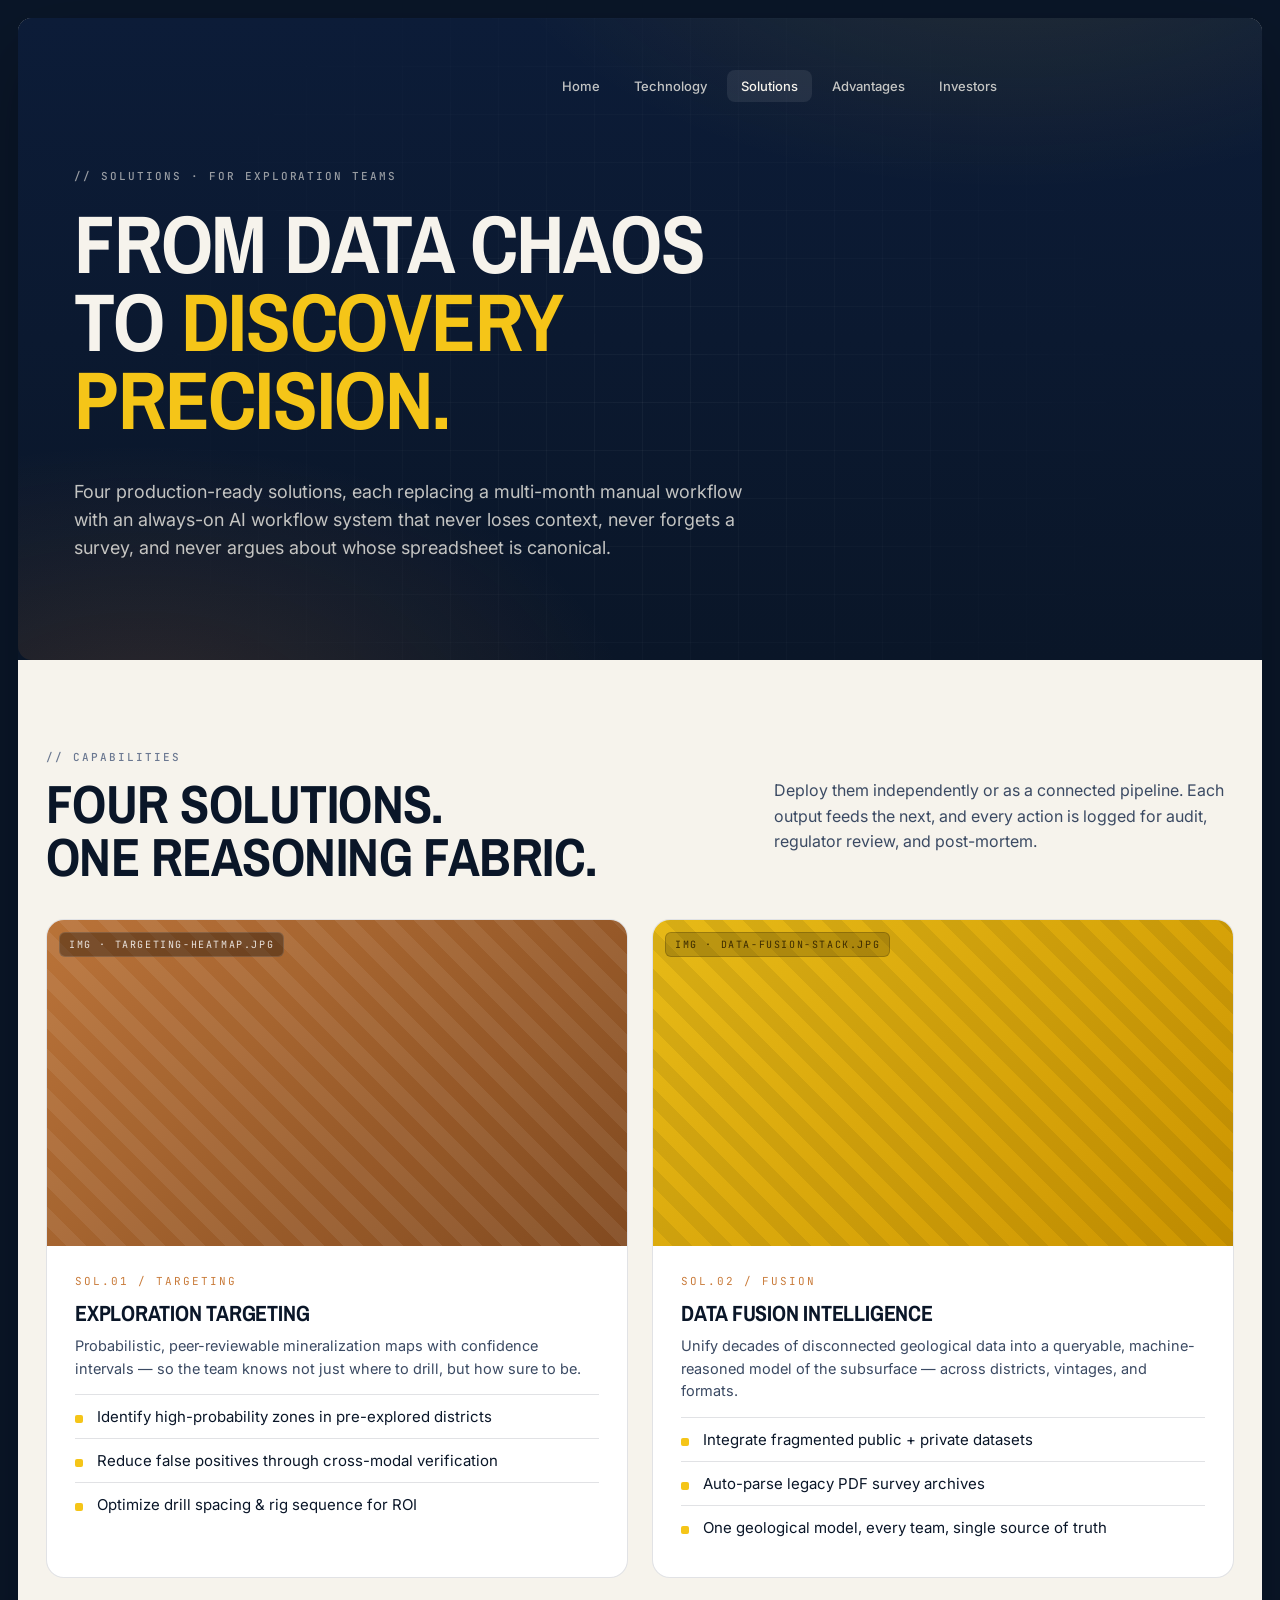
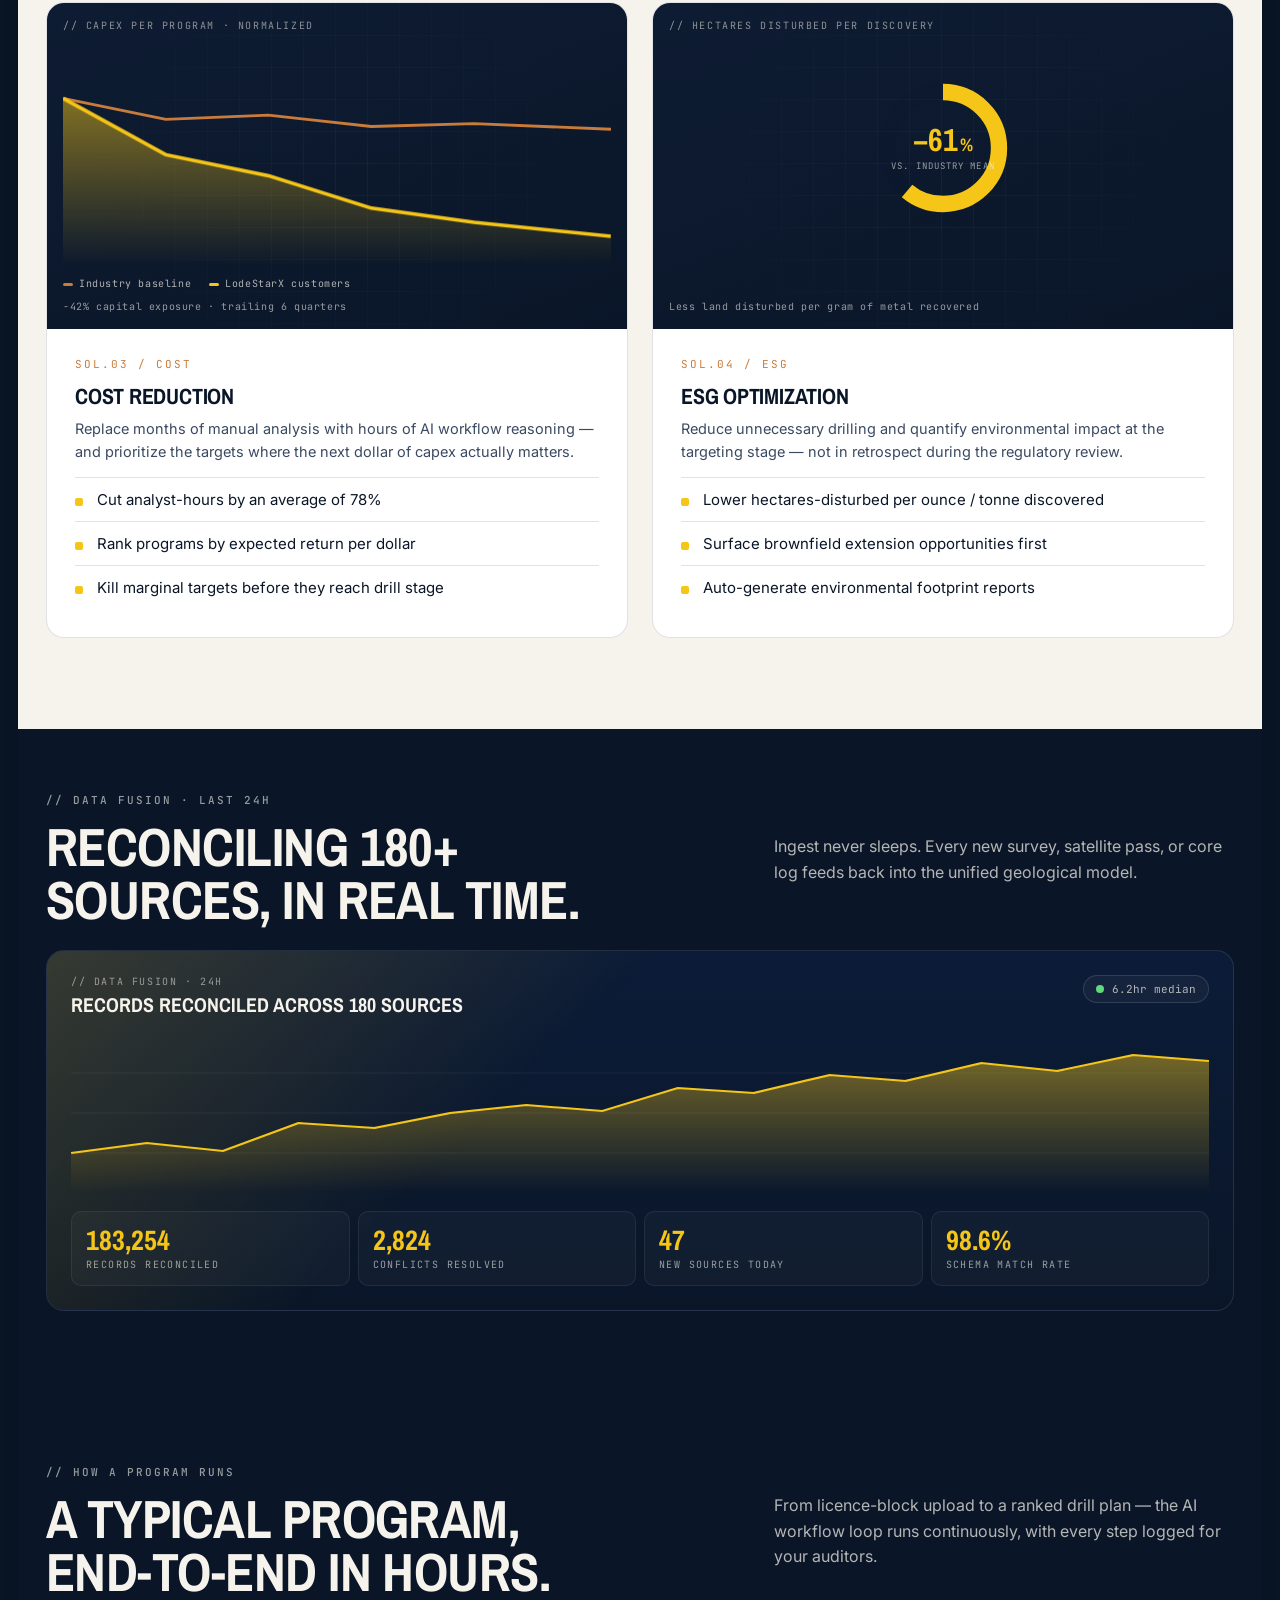
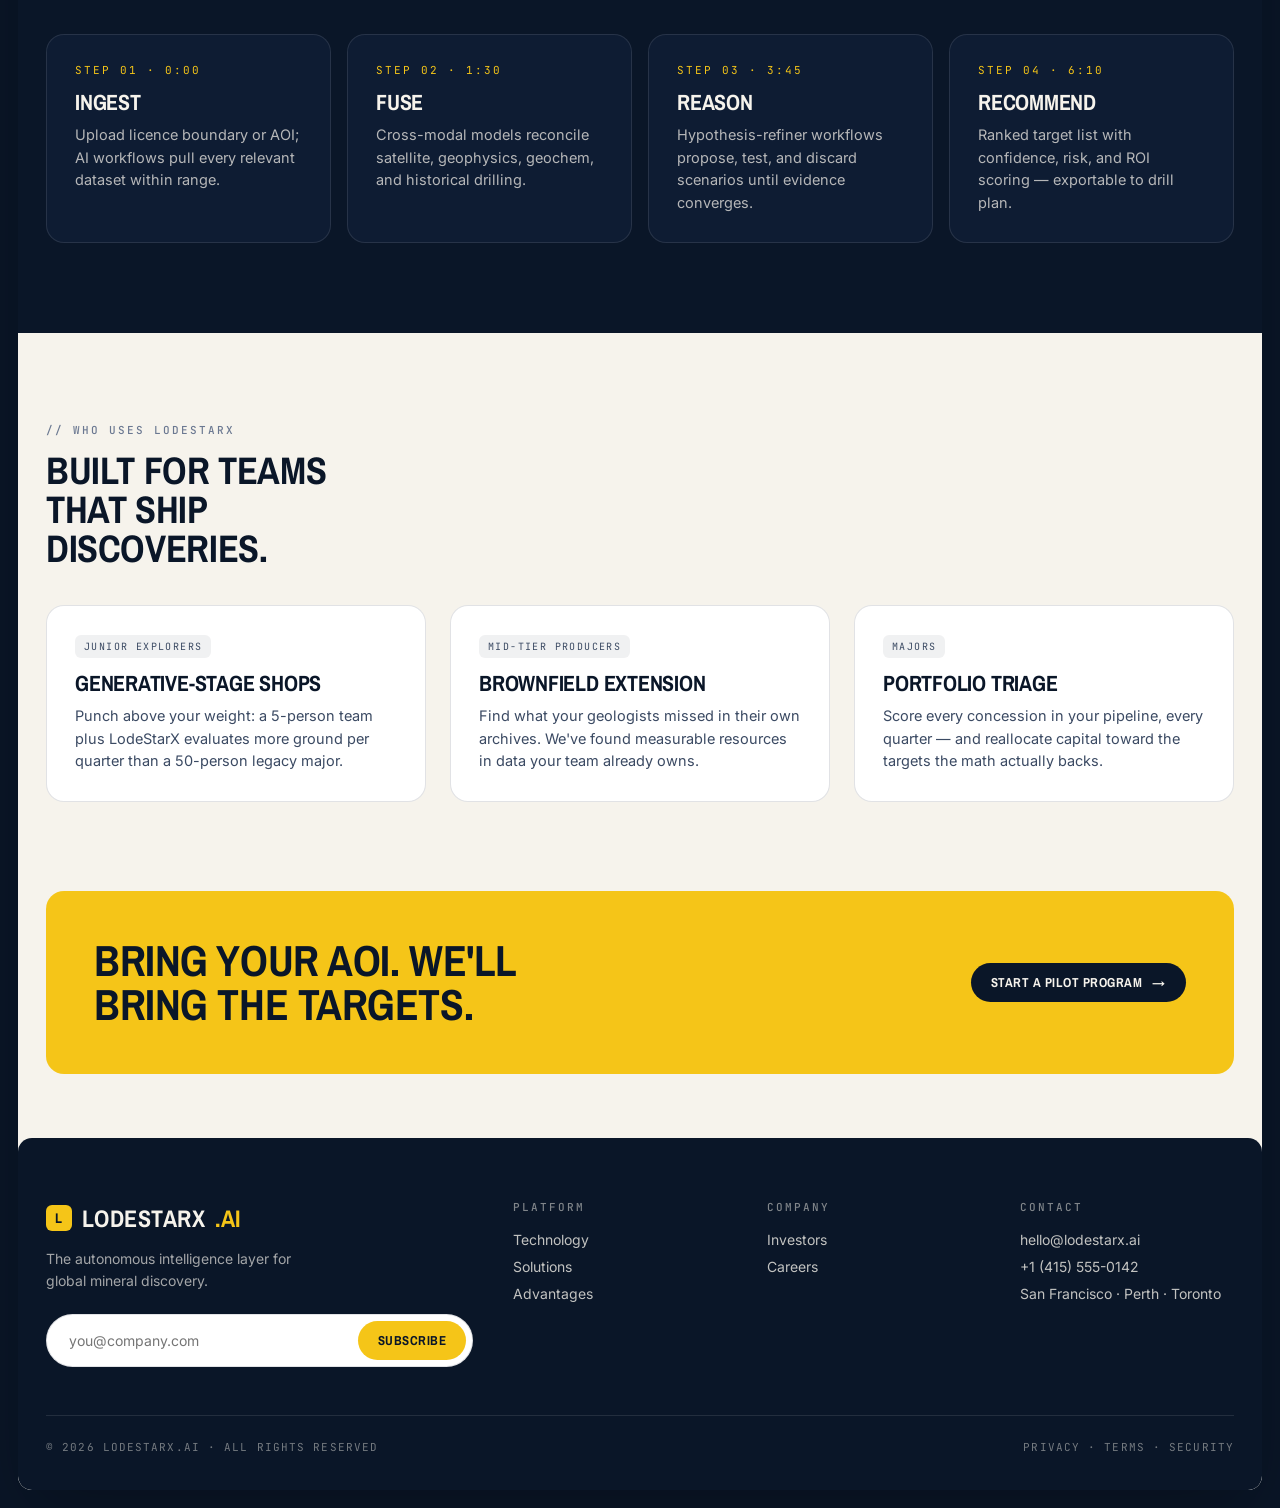
<file: solutions.html>
<!DOCTYPE html><html lang="en"><head>


<meta charset="utf-8">
<meta name="viewport" content="width=device-width,initial-scale=1">
<title>LodeStarX.ai — Solutions</title>
<style>
/* LodeStarX.ai — shared design system */

@import url('https://fonts.googleapis.com/css2?family=Archivo:wght@400;500;600;700;800;900&family=Archivo+Narrow:wght@500;600;700;800&family=Inter:wght@400;500;600;700&family=JetBrains+Mono:wght@400;500&display=swap');

:root{
  --navy:#0a1628;
  --navy-2:#0e1c33;
  --navy-3:#142547;
  --paper:#f6f3ec;
  --paper-2:#ece7d9;
  --ink:#0a1628;
  --ink-2:#3b4a63;
  --ink-3:#6b7891;
  --yellow:#f5c518;
  --yellow-2:#e9b400;
  --copper:#c97b3a;
  --copper-2:#a25e25;
  --line:rgba(255,255,255,0.10);
  --line-dark:rgba(10,22,40,0.12);
  --radius:18px;
}

*{box-sizing:border-box}
html,body{margin:0;padding:0}
body{
  font-family:'Inter',system-ui,sans-serif;
  background:var(--navy);
  color:var(--ink);
  -webkit-font-smoothing:antialiased;
  text-rendering:optimizeLegibility;
}
a{color:inherit;text-decoration:none}
img{max-width:100%;display:block}

/* ---------- Layout ---------- */
.shell{max-width:1280px;margin:0 auto;padding:0 28px}
.band{padding:90px 0}
.band-dark{background:var(--navy);color:var(--paper)}
.band-light{background:var(--paper);color:var(--ink)}
.band-tight{padding:64px 0}

/* outer page background — gives the navy "frame" look */
.page{
  background:var(--navy);
  padding:18px;
  min-height:100vh;
}
.page-inner{
  background:var(--paper);
  border-radius:14px;
  overflow:hidden;
  box-shadow:0 30px 80px rgba(0,0,0,0.25);
}

/* ---------- Type ---------- */
h1,h2,h3,h4{font-family:'Archivo Narrow','Archivo',sans-serif;margin:0;letter-spacing:-0.01em;line-height:1}
.display{
  font-family:'Archivo Narrow',sans-serif;
  font-weight:800;
  font-size:clamp(44px, 6.4vw, 92px);
  line-height:0.95;
  letter-spacing:-0.015em;
  text-transform:uppercase;
}
.display-md{
  font-family:'Archivo Narrow',sans-serif;
  font-weight:800;
  font-size:clamp(34px,4.2vw,58px);
  line-height:0.98;
  text-transform:uppercase;
  letter-spacing:-0.01em;
}
.h-section{
  font-family:'Archivo Narrow',sans-serif;
  font-weight:800;
  font-size:clamp(28px,3vw,42px);
  text-transform:uppercase;
  line-height:1.02;
}
.eyebrow{
  font-family:'JetBrains Mono',monospace;
  font-size:11px;
  letter-spacing:0.18em;
  text-transform:uppercase;
  font-weight:500;
  color:var(--ink-3);
}
.eyebrow-dark{color:rgba(246,243,236,0.6)}
.lead{font-size:18px;line-height:1.55;color:var(--ink-2);max-width:60ch}
.lead-dark{color:rgba(246,243,236,0.78)}
p{line-height:1.6}

/* ---------- Header / Nav ---------- */
.nav{
  display:flex;align-items:center;gap:24px;
  padding:18px 24px;
  background:var(--navy);
  color:var(--paper);
  border-radius:12px;
  margin:0 0 0 0;
}
.brand{
  display:flex;align-items:center;gap:10px;
  font-family:'Archivo Narrow',sans-serif;
  font-weight:800;
  letter-spacing:0.02em;
  font-size:18px;
  text-transform:uppercase;
  color:var(--paper);
}
.brand-mark{
  width:26px;height:26px;
  background:var(--yellow);
  display:grid;place-items:center;
  border-radius:6px;
  color:var(--navy);
  font-family:'Archivo Narrow',sans-serif;
  font-weight:900;
  font-size:14px;
}
.nav-links{
  display:flex;gap:6px;margin-left:auto;align-items:center;
  font-size:13px;
  font-weight:500;
}
.nav-links a{
  padding:8px 14px;border-radius:8px;
  color:rgba(246,243,236,0.78);
  transition:background .15s, color .15s;
}
.nav-links a:hover{background:rgba(255,255,255,0.06);color:var(--paper)}
.nav-links a.active{background:rgba(255,255,255,0.08);color:var(--paper)}

.btn{
  display:inline-flex;align-items:center;gap:10px;
  padding:11px 20px;
  border-radius:999px;
  font-family:'Archivo Narrow',sans-serif;
  font-weight:700;
  text-transform:uppercase;
  letter-spacing:0.04em;
  font-size:13px;
  transition:transform .15s, background .15s;
  cursor:pointer;border:none;
}
.btn-yellow{background:var(--yellow);color:var(--navy)}
.btn-yellow:hover{background:var(--yellow-2)}
.btn-outline{background:transparent;color:var(--paper);border:1px solid rgba(255,255,255,0.25)}
.btn-outline:hover{background:rgba(255,255,255,0.06)}
.btn-dark{background:var(--navy);color:var(--paper)}
.btn-dark:hover{background:var(--navy-3)}
.btn-arrow::after{
  content:"→";font-family:inherit;font-weight:600;
}

/* ---------- Hero ---------- */
.hero{
  position:relative;
  background:var(--navy);
  color:var(--paper);
  padding:0;
  overflow:hidden;
}
.hero-inner{
  position:relative;
  padding:80px 56px 90px;
  border-radius:0 0 14px 14px;
  overflow:hidden;
}
.hero-bg{
  position:absolute;inset:0;
  background:
    radial-gradient(900px 500px at 80% -20%, rgba(245,197,24,0.12), transparent 60%),
    radial-gradient(700px 400px at 10% 110%, rgba(201,123,58,0.18), transparent 70%),
    linear-gradient(180deg, #0c1c38 0%, #0a1628 100%);
}
.hero-bg::after{
  content:"";position:absolute;inset:0;
  background-image:
    linear-gradient(rgba(255,255,255,0.04) 1px, transparent 1px),
    linear-gradient(90deg, rgba(255,255,255,0.04) 1px, transparent 1px);
  background-size:48px 48px;
  mask-image:radial-gradient(circle at 50% 60%, black, transparent 75%);
}
.hero-content{position:relative;max-width:920px}
.hero-meta{
  display:flex;gap:18px;flex-wrap:wrap;
  margin-top:36px;
  font-family:'JetBrains Mono',monospace;
  font-size:12px;
  color:rgba(246,243,236,0.6);
  letter-spacing:0.06em;
}
.hero-meta span::before{content:"●  ";color:var(--yellow)}

/* ---------- Cards ---------- */
.grid{display:grid;gap:24px}
.grid-2{grid-template-columns:repeat(2,1fr)}
.grid-3{grid-template-columns:repeat(3,1fr)}
.grid-4{grid-template-columns:repeat(4,1fr)}
@media(max-width:880px){
  .grid-2,.grid-3,.grid-4{grid-template-columns:1fr}
}

.card{
  background:white;
  border-radius:var(--radius);
  padding:28px;
  border:1px solid var(--line-dark);
}
.card-dark{
  background:var(--navy-2);
  border:1px solid var(--line);
  color:var(--paper);
}
.card-num{
  font-family:'JetBrains Mono',monospace;
  font-size:11px;letter-spacing:0.18em;
  color:var(--copper);
  margin-bottom:14px;
}
.card h3{
  font-family:'Archivo Narrow',sans-serif;
  font-weight:800;
  font-size:22px;
  text-transform:uppercase;
  margin-bottom:10px;
  line-height:1.05;
}
.card p{margin:0;color:var(--ink-2);font-size:14.5px;line-height:1.55}
.card-dark p{color:rgba(246,243,236,0.72)}

/* image-style hero feature card */
.feature-card{
  position:relative;
  border-radius:var(--radius);
  overflow:hidden;
  aspect-ratio:4/5;
  display:flex;flex-direction:column;justify-content:flex-end;
  padding:24px;
  color:var(--paper);
  border:1px solid var(--line);
  isolation:isolate;
}
.feature-card .ph{position:absolute;inset:0;z-index:-1}
.feature-card h3{
  font-family:'Archivo Narrow',sans-serif;font-weight:800;
  font-size:26px;text-transform:uppercase;line-height:1;margin:0 0 8px;
}
.feature-card p{margin:0;font-size:13.5px;color:rgba(246,243,236,0.85)}
.feature-card .pill{
  align-self:flex-start;
  font-family:'JetBrains Mono',monospace;
  font-size:10px;letter-spacing:0.16em;text-transform:uppercase;
  background:rgba(0,0,0,0.4);backdrop-filter:blur(6px);
  border:1px solid rgba(255,255,255,0.18);
  color:var(--paper);
  padding:6px 10px;border-radius:999px;
  margin-bottom:auto;
}

/* ---------- Striped placeholder imagery ---------- */
.ph{
  position:relative;
  background:
    repeating-linear-gradient(45deg, rgba(255,255,255,0.05) 0 14px, rgba(255,255,255,0.10) 14px 28px),
    linear-gradient(135deg, var(--navy-3), var(--navy));
  display:flex;align-items:center;justify-content:center;
  color:rgba(246,243,236,0.75);
  font-family:'JetBrains Mono',monospace;
  font-size:11px;letter-spacing:0.12em;
  text-transform:uppercase;
}
.ph-copper{
  background:
    repeating-linear-gradient(45deg, rgba(255,255,255,0.06) 0 14px, rgba(255,255,255,0.12) 14px 28px),
    linear-gradient(135deg, #b56a2c, #7a3f12);
  color:rgba(255,240,225,0.9);
}
.ph-yellow{
  background:
    repeating-linear-gradient(45deg, rgba(0,0,0,0.06) 0 14px, rgba(0,0,0,0.12) 14px 28px),
    linear-gradient(135deg, #f5c518, #d99e00);
  color:#3a2a00;
}
.ph-paper{
  background:
    repeating-linear-gradient(45deg, rgba(10,22,40,0.05) 0 14px, rgba(10,22,40,0.09) 14px 28px),
    linear-gradient(135deg, #ece7d9, #d9d2bf);
  color:var(--ink-2);
}
.ph-label{
  position:absolute;top:12px;left:12px;
  font-family:'JetBrains Mono',monospace;
  font-size:10px;letter-spacing:0.16em;text-transform:uppercase;
  background:rgba(0,0,0,0.35);
  padding:5px 9px;border-radius:6px;
  color:rgba(255,255,255,0.85);
  border:1px solid rgba(255,255,255,0.12);
}
.ph-paper .ph-label{
  background:rgba(10,22,40,0.08);color:var(--ink-2);border:1px solid rgba(10,22,40,0.1);
}
.ph-yellow .ph-label{
  background:rgba(0,0,0,0.18);color:#3a2a00;border:1px solid rgba(0,0,0,0.18);
}

/* ---------- Stats strip ---------- */
.stats{
  display:grid;grid-template-columns:repeat(4,1fr);
  gap:0;
  border:1px solid var(--line-dark);
  border-radius:var(--radius);
  background:white;overflow:hidden;
}
.stats > div{
  padding:28px;
  border-right:1px solid var(--line-dark);
}
.stats > div:last-child{border-right:none}
.stat-num{
  font-family:'Archivo Narrow',sans-serif;
  font-weight:800;
  font-size:42px;
  letter-spacing:-0.02em;
  line-height:1;
  margin-bottom:8px;
}
.stat-label{
  font-family:'JetBrains Mono',monospace;
  font-size:11px;
  letter-spacing:0.14em;
  text-transform:uppercase;
  color:var(--ink-3);
}
@media(max-width:880px){
  .stats{grid-template-columns:repeat(2,1fr)}
  .stats > div:nth-child(2){border-right:none}
  .stats > div:nth-child(1),.stats > div:nth-child(2){border-bottom:1px solid var(--line-dark)}
}

/* ---------- Footer ---------- */
.footer{
  background:var(--navy);
  color:var(--paper);
  padding:64px 0 36px;
  border-radius:14px;
  margin-top:0;
}
.footer-grid{
  display:grid;grid-template-columns:2fr 1fr 1fr 1fr;
  gap:40px;
  padding-bottom:48px;
  border-bottom:1px solid var(--line);
}
@media(max-width:880px){.footer-grid{grid-template-columns:1fr 1fr}}
.footer h4{
  font-family:'JetBrains Mono',monospace;
  font-size:11px;letter-spacing:0.18em;
  text-transform:uppercase;
  color:rgba(246,243,236,0.5);
  font-weight:500;
  margin-bottom:18px;
}
.footer ul{list-style:none;padding:0;margin:0}
.footer li{margin-bottom:10px;font-size:14px;color:rgba(246,243,236,0.78)}
.footer li a:hover{color:var(--yellow)}
.footer-brand .brand{font-size:24px}
.footer-brand p{
  color:rgba(246,243,236,0.65);
  font-size:14px;line-height:1.55;max-width:32ch;margin-top:14px;
}
.footer-bottom{
  display:flex;justify-content:space-between;align-items:center;
  padding-top:24px;
  font-family:'JetBrains Mono',monospace;
  font-size:11px;letter-spacing:0.1em;text-transform:uppercase;
  color:rgba(246,243,236,0.45);
}

/* ---------- CTA strip ---------- */
.cta-strip{
  background:var(--yellow);
  color:var(--navy);
  border-radius:var(--radius);
  padding:48px;
  display:flex;align-items:center;justify-content:space-between;gap:32px;
}
.cta-strip h3{
  font-family:'Archivo Narrow',sans-serif;font-weight:800;
  font-size:clamp(28px,3.4vw,46px);
  text-transform:uppercase;line-height:1;letter-spacing:-0.01em;
  max-width:22ch;
}
.cta-strip .btn{background:var(--navy);color:var(--paper)}
.cta-strip .btn:hover{background:var(--navy-3)}
@media(max-width:880px){.cta-strip{flex-direction:column;align-items:flex-start}}

/* ---------- Detail bits ---------- */
.kicker-row{
  display:flex;align-items:center;justify-content:space-between;
  margin-bottom:36px;gap:24px;flex-wrap:wrap;
}
.kicker-row .h-section{max-width:18ch}
.kicker-row p{max-width:46ch;margin:0;color:var(--ink-2)}

.list-clean{list-style:none;padding:0;margin:14px 0 0}
.list-clean li{
  padding:12px 0;border-top:1px solid var(--line-dark);
  display:flex;gap:14px;align-items:flex-start;
  font-size:15px;
}
.card-dark .list-clean li{border-top:1px solid var(--line)}
.list-clean li::before{
  content:"";flex:0 0 8px;height:8px;margin-top:8px;
  background:var(--yellow);border-radius:2px;
}

.tag{
  display:inline-block;
  font-family:'JetBrains Mono',monospace;
  font-size:10px;letter-spacing:0.14em;text-transform:uppercase;
  padding:5px 9px;border-radius:6px;
  background:rgba(10,22,40,0.06);color:var(--ink-2);
}
.card-dark .tag{background:rgba(255,255,255,0.08);color:var(--paper)}

/* numbered architecture rows */
.arch-row{
  display:grid;grid-template-columns:120px 1fr 1.2fr;
  gap:32px;align-items:start;
  padding:36px 0;border-top:1px solid var(--line);
}
.arch-row:last-child{border-bottom:1px solid var(--line)}
.arch-num{
  font-family:'Archivo Narrow',sans-serif;
  font-weight:800;font-size:64px;line-height:1;
  color:var(--yellow);
}
.arch-row h3{
  font-family:'Archivo Narrow',sans-serif;font-weight:800;
  font-size:28px;text-transform:uppercase;line-height:1;
  margin:0 0 10px;
}
.arch-row p{color:rgba(246,243,236,0.72);margin:0;font-size:15px}
.arch-bullets{display:grid;grid-template-columns:1fr 1fr;gap:8px 24px;margin-top:18px}
.arch-bullets span{
  font-family:'JetBrains Mono',monospace;font-size:12px;
  color:rgba(246,243,236,0.85);letter-spacing:0.04em;
  padding:8px 0;border-top:1px dashed rgba(255,255,255,0.12);
}
@media(max-width:880px){
  .arch-row{grid-template-columns:1fr}
  .arch-bullets{grid-template-columns:1fr}
}

/* big quote / pull */
.pull{
  font-family:'Archivo Narrow',sans-serif;
  font-weight:700;
  font-size:clamp(28px,3.2vw,44px);
  text-transform:uppercase;
  line-height:1.05;
  letter-spacing:-0.01em;
  max-width:24ch;
}
.pull em{font-style:normal;color:var(--yellow)}

/* signup row */
.signup{
  display:flex;gap:12px;background:white;border-radius:999px;padding:6px;
  border:1px solid var(--line-dark);max-width:520px;
}
.signup input{
  flex:1;border:none;outline:none;
  padding:10px 16px;font-family:inherit;font-size:14px;background:transparent;
}

/* logo bar */
.logo-bar{
  display:flex;justify-content:space-between;align-items:center;gap:24px;
  padding:28px 0;border-top:1px solid var(--line-dark);border-bottom:1px solid var(--line-dark);
  flex-wrap:wrap;
}
.logo-bar span{
  font-family:'Archivo Narrow',sans-serif;
  font-weight:700;text-transform:uppercase;letter-spacing:0.04em;
  font-size:15px;color:var(--ink-3);
}

/* table-style data rows */
.row-table{border-top:1px solid var(--line-dark)}
.row-table .row{
  display:grid;grid-template-columns:80px 1.2fr 2fr 100px;
  gap:24px;padding:24px 0;border-bottom:1px solid var(--line-dark);
  align-items:center;
}
.row-table .row .idx{
  font-family:'JetBrains Mono',monospace;font-size:12px;color:var(--ink-3);
}
.row-table .row h4{
  font-family:'Archivo Narrow',sans-serif;font-weight:800;
  font-size:20px;text-transform:uppercase;line-height:1.05;margin:0;
}
.row-table .row p{margin:0;color:var(--ink-2);font-size:14px;line-height:1.5}
.row-table .row .meta{
  font-family:'JetBrains Mono',monospace;font-size:11px;
  color:var(--copper);letter-spacing:0.1em;text-transform:uppercase;text-align:right;
}
@media(max-width:880px){
  .row-table .row{grid-template-columns:1fr;gap:6px}
  .row-table .row .meta{text-align:left}
}

/* LodeStarX.ai — animations + dashboards CSS */

/* ===== Reveal on scroll ===== */
.reveal{
  opacity:0;
  transform:translateY(18px);
  transition:opacity .8s ease, transform .8s cubic-bezier(.2,.7,.2,1);
  transition-delay:var(--rd, 0ms);
  will-change:opacity, transform;
}
.reveal.in-view{opacity:1;transform:none}
@media (prefers-reduced-motion: reduce){
  .reveal{opacity:1;transform:none;transition:none}
  .db-scan, .db-ring, .db-hot, .db-dot, .agent-status::before, .spark-line{animation:none !important}
}

/* hero subtle entrance */
.hero-content > *{animation:heroIn .9s ease both}
.hero-content > *:nth-child(2){animation-delay:.08s}
.hero-content > *:nth-child(3){animation-delay:.16s}
.hero-content > *:nth-child(4){animation-delay:.24s}
.hero-content > *:nth-child(5){animation-delay:.32s}
@keyframes heroIn{from{opacity:0;transform:translateY(14px)}to{opacity:1;transform:none}}

/* button hover lift */
.btn{transition:transform .18s ease, background .15s, box-shadow .2s}
.btn:hover{transform:translateY(-1px);box-shadow:0 6px 20px rgba(0,0,0,0.18)}

/* card hover */
.card{transition:transform .25s ease, box-shadow .25s ease, border-color .2s}
.card:hover{transform:translateY(-3px);box-shadow:0 14px 40px rgba(10,22,40,0.12)}
.card-dark:hover{box-shadow:0 14px 40px rgba(0,0,0,0.4)}

/* nav hover micro */
.nav-links a{position:relative}
.nav-links a:not(.active)::after{
  content:"";position:absolute;left:14px;right:14px;bottom:4px;height:2px;
  background:var(--yellow);transform:scaleX(0);transform-origin:left;transition:transform .25s ease;
}
.nav-links a:hover::after{transform:scaleX(1)}

/* hero grid drift */
.hero-bg::after{animation:gridDrift 28s linear infinite}
@keyframes gridDrift{
  from{background-position:0 0, 0 0}
  to{background-position:96px 96px, 96px 96px}
}

/* ===== Dashboard shell ===== */
.dashboard{
  background:linear-gradient(180deg, #0c1c38 0%, #0a1628 100%);
  border:1px solid rgba(255,255,255,0.10);
  border-radius:var(--radius);
  padding:24px;
  color:var(--paper);
  position:relative;
  overflow:hidden;
}
.dashboard::before{
  content:"";position:absolute;inset:-1px;border-radius:var(--radius);
  background:linear-gradient(135deg, rgba(245,197,24,0.18), transparent 40%);
  pointer-events:none;
}
.db-head{
  display:flex;justify-content:space-between;align-items:flex-start;
  margin-bottom:18px;gap:16px;flex-wrap:wrap;position:relative;
}
.db-eyebrow{
  font-family:'JetBrains Mono',monospace;font-size:10px;
  letter-spacing:0.16em;color:rgba(246,243,236,0.55);margin-bottom:6px;
}
.db-title{
  font-family:'Archivo Narrow',sans-serif;font-weight:800;
  font-size:20px;text-transform:uppercase;line-height:1.05;
}
.db-pulse{
  display:inline-flex;align-items:center;gap:8px;
  font-family:'JetBrains Mono',monospace;font-size:11px;
  color:rgba(246,243,236,0.7);
  padding:6px 12px;border:1px solid rgba(255,255,255,0.12);border-radius:999px;
  background:rgba(255,255,255,0.04);
}
.db-dot{
  width:8px;height:8px;border-radius:50%;background:#5fd97a;
  box-shadow:0 0 0 0 rgba(95,217,122,0.7);
  animation:pulseDot 1.6s ease-out infinite;
}
@keyframes pulseDot{
  0%{box-shadow:0 0 0 0 rgba(95,217,122,0.5)}
  70%{box-shadow:0 0 0 10px rgba(95,217,122,0)}
  100%{box-shadow:0 0 0 0 rgba(95,217,122,0)}
}

/* ===== Target dashboard ===== */
.db-grid{display:grid;grid-template-columns:1.4fr 1fr;gap:18px}
@media(max-width:880px){.db-grid{grid-template-columns:1fr}}
.db-map{
  position:relative;border-radius:12px;overflow:hidden;
  background:linear-gradient(135deg, #0e1c33, #07101f);
  border:1px solid rgba(255,255,255,0.08);
  aspect-ratio:10/7;
}
.db-svg{width:100%;height:100%;display:block}
.db-hot{animation:hotPulse 3.4s ease-in-out infinite}
.db-hot-2{animation-delay:.8s}
.db-hot-3{animation-delay:1.6s}
@keyframes hotPulse{0%,100%{opacity:.6}50%{opacity:1}}
.db-ring{animation:ringExpand 2.2s ease-out infinite;transform-origin:center;transform-box:fill-box}
.db-ring-2{animation-delay:.5s}
.db-ring-3{animation-delay:1s}
@keyframes ringExpand{
  0%{r:6;opacity:1;stroke-width:2}
  100%{r:24;opacity:0;stroke-width:0.5}
}
.db-scan{
  animation:scan 4s linear infinite;
}
@keyframes scan{0%{transform:translateY(0)}100%{transform:translateY(280px)}}
.db-tag{
  position:absolute;background:rgba(10,22,40,0.85);backdrop-filter:blur(6px);
  border:1px solid rgba(245,197,24,0.4);color:var(--yellow);
  font-family:'JetBrains Mono',monospace;font-size:10px;letter-spacing:0.08em;
  padding:4px 8px;border-radius:6px;
}
.db-tag-1{top:30%;left:25%}
.db-tag-2{top:55%;left:60%}
.db-tag-3{top:25%;right:18%}
.db-list{display:flex;flex-direction:column;gap:8px}
.db-row{
  display:grid;grid-template-columns:24px 90px 1fr 42px;
  align-items:center;gap:10px;
  padding:8px 10px;border-radius:8px;
  background:rgba(255,255,255,0.03);
  border:1px solid rgba(255,255,255,0.06);
  font-size:12px;
}
.db-rank{font-family:'JetBrains Mono',monospace;color:var(--yellow);font-size:11px}
.db-name{font-family:'Archivo Narrow',sans-serif;font-weight:700;text-transform:uppercase;font-size:13px}
.db-bar{height:6px;background:rgba(255,255,255,0.08);border-radius:3px;overflow:hidden}
.db-bar i{
  display:block;height:100%;width:0;background:linear-gradient(90deg,#c97b3a,#f5c518);
  border-radius:3px;animation:barFill 1.4s cubic-bezier(.2,.7,.2,1) forwards;
  --w:50%;
}
@keyframes barFill{to{width:var(--w)}}
.db-val{font-family:'JetBrains Mono',monospace;color:var(--yellow);font-size:11px;text-align:right}

/* ===== Agent dashboard ===== */
.agent-grid{
  display:grid;grid-template-columns:repeat(4,1fr);gap:8px;margin-bottom:18px;
}
@media(max-width:880px){.agent-grid{grid-template-columns:repeat(2,1fr)}}
.agent{
  background:rgba(255,255,255,0.03);
  border:1px solid rgba(255,255,255,0.07);
  padding:12px;border-radius:10px;
  display:flex;flex-direction:column;gap:6px;
}
.agent-name{
  font-family:'Archivo Narrow',sans-serif;font-weight:700;text-transform:uppercase;font-size:13px;
}
.agent-status{
  font-family:'JetBrains Mono',monospace;font-size:10px;letter-spacing:0.06em;
  display:inline-flex;align-items:center;gap:6px;
}
.agent-status::before{
  content:"";width:6px;height:6px;border-radius:50%;
}
.agent-on{color:#5fd97a}
.agent-on::before{background:#5fd97a;animation:pulseDot 1.6s infinite}
.agent-warn{color:#f5c518}
.agent-warn::before{background:#f5c518;animation:pulseDot 2.2s infinite}

.agent-stream{
  background:rgba(0,0,0,0.25);border:1px solid rgba(255,255,255,0.06);
  border-radius:10px;padding:14px;font-family:'JetBrains Mono',monospace;
  font-size:11px;line-height:1.7;color:rgba(246,243,236,0.7);
  max-height:140px;overflow:hidden;position:relative;
}
.agent-line{opacity:0;animation:lineIn .6s ease forwards}
.agent-line:nth-child(1){animation-delay:.0s}
.agent-line:nth-child(2){animation-delay:.4s}
.agent-line:nth-child(3){animation-delay:.8s}
.agent-line:nth-child(4){animation-delay:1.2s}
.agent-line:nth-child(5){animation-delay:1.6s}
@keyframes lineIn{from{opacity:0;transform:translateY(6px)}to{opacity:1;transform:none}}
.al-time{color:rgba(246,243,236,0.4)}
.al-tag{color:var(--yellow)}

/* ===== Fusion / spark dashboard ===== */
.spark-row{margin-bottom:18px}
.spark{width:100%;height:160px;display:block}
.spark-line{
  stroke-dasharray:1500;stroke-dashoffset:1500;
  animation:drawLine 2s ease-out forwards;
}
@keyframes drawLine{to{stroke-dashoffset:0}}
.spark-fill{opacity:0;animation:fadeIn 1s 1.2s ease forwards}
@keyframes fadeIn{to{opacity:1}}
.spark-stats{
  display:grid;grid-template-columns:repeat(4,1fr);gap:8px;
}
@media(max-width:880px){.spark-stats{grid-template-columns:repeat(2,1fr)}}
.spark-stats > div{
  padding:14px;background:rgba(255,255,255,0.03);
  border:1px solid rgba(255,255,255,0.07);border-radius:10px;
}
.spark-num{
  font-family:'Archivo Narrow',sans-serif;font-weight:800;font-size:28px;line-height:1;
  color:var(--yellow);margin-bottom:4px;
}
.spark-label{
  font-family:'JetBrains Mono',monospace;font-size:10px;letter-spacing:0.14em;
  text-transform:uppercase;color:rgba(246,243,236,0.6);
}

/* LodeStarX.ai — chart styles */
.chart-shell{
  width:100%;height:100%;
  background:linear-gradient(160deg, var(--navy-2), var(--navy));
  padding:16px;display:flex;flex-direction:column;gap:10px;
  color:var(--paper);font-family:'Inter',sans-serif;
  position:relative;overflow:hidden;
}
.chart-shell::before{
  content:"";position:absolute;inset:0;
  background-image:linear-gradient(rgba(255,255,255,0.04) 1px, transparent 1px),
                   linear-gradient(90deg, rgba(255,255,255,0.04) 1px, transparent 1px);
  background-size:32px 32px;mask-image:radial-gradient(circle at 50% 50%, black, transparent 80%);
  pointer-events:none;
}
.chart-shell > *{position:relative}
.chart-eyebrow{
  font-family:'JetBrains Mono',monospace;font-size:10px;
  letter-spacing:0.16em;color:rgba(246,243,236,0.55);
}
.chart-foot{
  font-family:'JetBrains Mono',monospace;font-size:10px;
  letter-spacing:0.06em;color:rgba(246,243,236,0.6);margin-top:auto;
}
/* discovery bars */
.chart-bars{display:flex;flex-direction:column;gap:14px;flex:1;justify-content:center}
.cb{display:grid;grid-template-columns:90px 1fr 50px;gap:10px;align-items:center}
.cb-label{
  font-family:'Archivo Narrow',sans-serif;font-weight:700;
  text-transform:uppercase;font-size:13px;color:rgba(246,243,236,0.78);
}
.cb-label.cb-hl{color:var(--yellow)}
.cb-track{height:10px;background:rgba(255,255,255,0.07);border-radius:5px;overflow:hidden}
.cb-fill{
  display:block;height:100%;width:0;
  background:linear-gradient(90deg,#7a5230,#c97b3a);
  border-radius:5px;animation:cbGrow 1.4s cubic-bezier(.2,.7,.2,1) forwards;--w:50%;
}
.cb-fill-hl{background:linear-gradient(90deg,#c97b3a,#f5c518)}
@keyframes cbGrow{to{width:var(--w)}}
.cb-val{
  font-family:'JetBrains Mono',monospace;font-size:12px;
  color:rgba(246,243,236,0.65);text-align:right;
}
.cb-val-hl{color:var(--yellow);font-weight:600}
/* cost lines */
.cost-svg, .market-svg{width:100%;height:160px;display:block;flex:1}
.cost-line-a, .cost-line-b{
  stroke-dasharray:600;stroke-dashoffset:600;
  animation:drawL 1.8s ease-out forwards;
}
.cost-line-b{animation-delay:.4s}
.cost-fill{opacity:0;animation:fadeIn .8s 1.2s ease forwards}
@keyframes drawL{to{stroke-dashoffset:0}}
.chart-legend{
  display:flex;gap:18px;font-family:'JetBrains Mono',monospace;font-size:10px;
  color:rgba(246,243,236,0.7);letter-spacing:0.06em;
}
.chart-legend i{
  display:inline-block;width:10px;height:3px;margin-right:6px;vertical-align:middle;border-radius:2px;
}
/* donut */
.donut-wrap{position:relative;width:140px;height:140px;align-self:center;margin:auto}
.donut{width:100%;height:100%}
.donut-arc{
  animation:donutFill 1.6s cubic-bezier(.2,.7,.2,1) forwards;
}
@keyframes donutFill{to{stroke-dashoffset:117.6}} /* 61% of 301.6 */
.donut-center{
  position:absolute;inset:0;display:flex;flex-direction:column;align-items:center;justify-content:center;text-align:center;
}
.donut-num{
  font-family:'Archivo Narrow',sans-serif;font-weight:800;font-size:32px;color:var(--yellow);line-height:1;
}
.donut-num span{font-size:18px;margin-left:2px}
.donut-label{
  font-family:'JetBrains Mono',monospace;font-size:9px;letter-spacing:0.12em;
  text-transform:uppercase;color:rgba(246,243,236,0.6);margin-top:4px;
}
/* market bars handled inline via JS */

</style>
</head>
<body style="cursor: crosshair;" data-cc-id="cc-16">
<div class="page" data-cc-id="cc-1">
<div class="page-inner">

<section class="hero">
  <div class="hero-inner" style="padding:48px 56px 80px">
    <div class="hero-bg" data-cc-id="cc-2" style=""></div>
    <nav class="nav" style="background:transparent;padding:0 0 64px;border-radius:0;">
      <div class="brand"><span class="brand-mark">L</span> LodeStarX<span style="color:var(--yellow)">.ai</span></div>
      <div class="nav-links">
        <a href="index.html">Home</a>
        <a href="technology.html">Technology</a>
        <a href="solutions.html" class="active">Solutions</a>
        <a href="advantages.html">Advantages</a>
        <a href="investors.html">Investors</a>
      </div>
      <a class="btn btn-yellow btn-arrow" href="#cta">Request Access</a>
    </nav>
    <div class="hero-content" style="max-width:1100px">
      <div class="eyebrow eyebrow-dark" style="margin-bottom:22px">// Solutions · For exploration teams</div>
      <h1 class="display">
        From data chaos<br>
        to <span style="color:var(--yellow)" data-cc-id="cc-3">discovery</span><br>
        <span style="color:var(--yellow)">precision.</span>
      </h1>
      <p class="lead lead-dark" style="margin-top:40px;max-width:62ch">
        Four production-ready solutions, each replacing a multi-month manual workflow with
        an always-on AI workflow system that never loses context, never forgets a survey, and never
        argues about whose spreadsheet is canonical.
      </p>
    </div>
  </div>
</section>

<!-- 4 SOLUTION CARDS -->
<section class="band band-light" data-cc-id="cc-4">
  <div class="shell" data-cc-id="cc-5">
    <div class="kicker-row">
      <div>
        <div class="eyebrow" style="margin-bottom:14px">// Capabilities</div>
        <h2 class="display-md">Four solutions.<br>One reasoning fabric.</h2>
      </div>
      <p>Deploy them independently or as a connected pipeline. Each output feeds the next, and every action is logged for audit, regulator review, and post-mortem.</p>
    </div>

    <div class="grid grid-2" style="gap:24px">
      <!-- 1 -->
      <div class="card" style="padding:0;overflow:hidden">
        <div class="ph ph-copper" style="aspect-ratio:16/9" data-cc-id="cc-6">
          <span class="ph-label">img · targeting-heatmap.jpg</span>
        </div>
        <div style="padding:28px">
          <div class="card-num">SOL.01 / TARGETING</div>
          <h3>Exploration Targeting</h3>
          <p data-cc-id="cc-7">Probabilistic, peer-reviewable mineralization maps with confidence intervals — so the team knows not just where to drill, but how sure to be.</p>
          <ul class="list-clean">
            <li>Identify high-probability zones in pre-explored districts</li>
            <li>Reduce false positives through cross-modal verification</li>
            <li data-cc-id="cc-8">Optimize drill spacing &amp; rig sequence for ROI</li>
          </ul>
        </div>
      </div>

      <!-- 2 -->
      <div class="card" style="padding:0;overflow:hidden">
        <div class="ph ph-yellow" style="aspect-ratio:16/9">
          <span class="ph-label">img · data-fusion-stack.jpg</span>
        </div>
        <div style="padding:28px">
          <div class="card-num">SOL.02 / FUSION</div>
          <h3>Data Fusion Intelligence</h3>
          <p>Unify decades of disconnected geological data into a queryable, machine-reasoned model of the subsurface — across districts, vintages, and formats.</p>
          <ul class="list-clean">
            <li>Integrate fragmented public + private datasets</li>
            <li>Auto-parse legacy PDF survey archives</li>
            <li>One geological model, every team, single source of truth</li>
          </ul>
        </div>
      </div>

      <!-- 3 -->
      <div class="card" style="padding:0;overflow:hidden">
        <div data-chart="cost" style="aspect-ratio:16/9;overflow:hidden"></div>
        <div style="padding:28px">
          <div class="card-num">SOL.03 / COST</div>
          <h3>Cost Reduction</h3>
          <p>Replace months of manual analysis with hours of AI workflow reasoning — and prioritize the targets where the next dollar of capex actually matters.</p>
          <ul class="list-clean">
            <li>Cut analyst-hours by an average of 78%</li>
            <li>Rank programs by expected return per dollar</li>
            <li>Kill marginal targets before they reach drill stage</li>
          </ul>
        </div>
      </div>

      <!-- 4 -->
      <div class="card" style="padding:0;overflow:hidden">
        <div data-chart="footprint" style="aspect-ratio:16/9;overflow:hidden"></div>
        <div style="padding:28px" data-cc-id="cc-11">
          <div class="card-num">SOL.04 / ESG</div>
          <h3>ESG Optimization</h3>
          <p>Reduce unnecessary drilling and quantify environmental impact at the targeting stage — not in retrospect during the regulatory review.</p>
          <ul class="list-clean">
            <li>Lower hectares-disturbed per ounce / tonne discovered</li>
            <li>Surface brownfield extension opportunities first</li>
            <li>Auto-generate environmental footprint reports</li>
          </ul>
        </div>
      </div>
    </div>
  </div>
</section>

<!-- FUSION DASHBOARD -->
<section class="band band-dark band-tight">
  <div class="shell">
    <div class="kicker-row" style="margin-bottom:24px">
      <div>
        <div class="eyebrow eyebrow-dark" style="margin-bottom:14px">// Data fusion · last 24h</div>
        <h2 class="display-md">Reconciling 180+<br/>sources, in real time.</h2>
      </div>
      <p style="color:rgba(246,243,236,0.72);max-width:46ch">Ingest never sleeps. Every new survey, satellite pass, or core log feeds back into the unified geological model.</p>
    </div>
    <div class="dashboard" data-dash="fusion"></div>
  </div>
</section>

<!-- WORKFLOW DARK BAND -->
<section class="band band-dark" data-cc-id="cc-15">
  <div class="shell">
    <div class="kicker-row" data-cc-id="cc-12">
      <div>
        <div class="eyebrow eyebrow-dark" style="margin-bottom:14px">// How a program runs</div>
        <h2 class="display-md" data-cc-id="cc-14" style="">A typical program,<br>end-to-end in hours.</h2>
      </div>
      <p style="color:rgba(246,243,236,0.72);max-width:46ch" data-cc-id="cc-13">
        From licence-block upload to a ranked drill plan — the AI workflow loop runs continuously,
        with every step logged for your auditors.
      </p>
    </div>

    <div class="grid grid-4" style="gap:16px;margin-top:8px">
      <div class="card card-dark">
        <div class="card-num" style="color:var(--yellow)">STEP 01 · 0:00</div>
        <h3>Ingest</h3>
        <p>Upload licence boundary or AOI; AI workflows pull every relevant dataset within range.</p>
      </div>
      <div class="card card-dark">
        <div class="card-num" style="color:var(--yellow)">STEP 02 · 1:30</div>
        <h3>Fuse</h3>
        <p>Cross-modal models reconcile satellite, geophysics, geochem, and historical drilling.</p>
      </div>
      <div class="card card-dark">
        <div class="card-num" style="color:var(--yellow)">STEP 03 · 3:45</div>
        <h3>Reason</h3>
        <p>Hypothesis-refiner workflows propose, test, and discard scenarios until evidence converges.</p>
      </div>
      <div class="card card-dark">
        <div class="card-num" style="color:var(--yellow)">STEP 04 · 6:10</div>
        <h3>Recommend</h3>
        <p>Ranked target list with confidence, risk, and ROI scoring — exportable to drill plan.</p>
      </div>
    </div>
  </div>
</section>

<!-- WHO IT'S FOR -->
<section class="band band-light">
  <div class="shell">
    <div class="kicker-row">
      <div>
        <div class="eyebrow" style="margin-bottom:14px">// Who uses LodeStarX</div>
        <h2 class="h-section">Built for teams<br>that ship discoveries.</h2>
      </div>
    </div>
    <div class="grid grid-3">
      <div class="card">
        <span class="tag">Junior explorers</span>
        <h3 style="margin-top:14px">Generative-stage shops</h3>
        <p>Punch above your weight: a 5-person team plus LodeStarX evaluates more ground per quarter than a 50-person legacy major.</p>
      </div>
      <div class="card">
        <span class="tag">Mid-tier producers</span>
        <h3 style="margin-top:14px">Brownfield extension</h3>
        <p>Find what your geologists missed in their own archives. We've found measurable resources in data your team already owns.</p>
      </div>
      <div class="card">
        <span class="tag">Majors</span>
        <h3 style="margin-top:14px">Portfolio triage</h3>
        <p>Score every concession in your pipeline, every quarter — and reallocate capital toward the targets the math actually backs.</p>
      </div>
    </div>
  </div>
</section>

<!-- CTA -->
<section class="band band-light band-tight" id="cta" style="padding-top:0">
  <div class="shell">
    <div class="cta-strip">
      <h3>Bring your AOI. We'll bring the targets.</h3>
      <a class="btn btn-arrow" href="#">Start a Pilot Program</a>
    </div>
  </div>
</section>

<footer class="footer">
  <div class="shell">
    <div class="footer-grid">
      <div class="footer-brand">
        <div class="brand"><span class="brand-mark">L</span> LodeStarX<span style="color:var(--yellow)">.ai</span></div>
        <p>The autonomous intelligence layer for global mineral discovery.</p>
        <div class="signup" style="margin-top:22px">
          <input placeholder="you@company.com">
          <button class="btn btn-yellow">Subscribe</button>
        </div>
      </div>
      <div><h4>Platform</h4><ul>
        <li><a href="technology.html">Technology</a></li>
        <li><a href="solutions.html">Solutions</a></li>
        <li><a href="advantages.html">Advantages</a></li>
      </ul></div>
      <div><h4>Company</h4><ul>
        <li><a href="investors.html">Investors</a></li>
        <li><a href="careers.html">Careers</a></li>
      </ul></div>
      <div><h4>Contact</h4><ul>
        <li>hello@lodestarx.ai</li>
        <li>+1 (415) 555-0142</li>
        <li>San Francisco · Perth · Toronto</li>
      </ul></div>
    </div>
    <div class="footer-bottom">
      <span>© 2026 LodeStarX.ai · All rights reserved</span>
      <span>Privacy · Terms · Security</span>
    </div>
  </div>
</footer>

</div>
</div>


<script>
/* LodeStarX.ai — site-wide scroll animations + dashboards */
(function () {
  // ========= Scroll-triggered reveal =========
  const io = new IntersectionObserver((entries) => {
    entries.forEach((e) => {
      if (e.isIntersecting) {
        e.target.classList.add('in-view');
        io.unobserve(e.target);
      }
    });
  }, { threshold: 0.12, rootMargin: '0px 0px -8% 0px' });

  function arm() {
    const candidates = document.querySelectorAll(
      '.band .kicker-row, .band .stats, .band .grid, .band .row-table, .band .cta-strip, .arch-row, .feature-card, .pull, .hero-content > *'
    );
    candidates.forEach((el, i) => {
      el.classList.add('reveal');
      el.style.setProperty('--rd', (i % 6) * 60 + 'ms');
      io.observe(el);
    });
  }

  // ========= Animated number counters =========
  function animateCounters() {
    document.querySelectorAll('.stat-num').forEach((el) => {
      if (el.dataset.animated) return;
      const txt = el.textContent.trim();
      const m = txt.match(/^([^\d-]*)(-?[\d,.]+)(.*)$/);
      if (!m) return;
      const prefix = m[1], rawNum = m[2].replace(/,/g, ''), suffix = m[3];
      const target = parseFloat(rawNum);
      if (isNaN(target)) return;
      el.dataset.animated = '1';
      const numIO = new IntersectionObserver((entries) => {
        entries.forEach((e) => {
          if (!e.isIntersecting) return;
          numIO.unobserve(e.target);
          const dur = 1100;
          const start = performance.now();
          const decimals = (rawNum.split('.')[1] || '').length;
          function step(t) {
            const p = Math.min(1, (t - start) / dur);
            const eased = 1 - Math.pow(1 - p, 3);
            const v = target * eased;
            el.textContent = prefix + (decimals ? v.toFixed(decimals) : Math.round(v).toLocaleString()) + suffix;
            if (p < 1) requestAnimationFrame(step);
            else el.textContent = txt;
          }
          requestAnimationFrame(step);
        });
      }, { threshold: 0.5 });
      numIO.observe(el);
    });
  }

  // ========= Dashboards =========
  function buildTargetDashboard(host) {
    host.innerHTML = `
      <div class="db-head">
        <div>
          <div class="db-eyebrow">// LIVE · TARGET RANKING</div>
          <div class="db-title">Tenant · Northway-Aus · Block 14</div>
        </div>
        <div class="db-pulse"><span class="db-dot"></span> 11 workflows reasoning</div>
      </div>
      <div class="db-grid">
        <div class="db-map">
          <svg viewBox="0 0 400 280" preserveAspectRatio="none" class="db-svg">
            <defs>
              <radialGradient id="hot" cx="50%" cy="50%" r="50%">
                <stop offset="0%" stop-color="#f5c518" stop-opacity="0.85"/>
                <stop offset="60%" stop-color="#c97b3a" stop-opacity="0.35"/>
                <stop offset="100%" stop-color="#c97b3a" stop-opacity="0"/>
              </radialGradient>
              <pattern id="grid" width="20" height="20" patternUnits="userSpaceOnUse">
                <path d="M 20 0 L 0 0 0 20" fill="none" stroke="rgba(255,255,255,0.06)" stroke-width="1"/>
              </pattern>
            </defs>
            <rect width="400" height="280" fill="url(#grid)"/>
            <!-- topo lines -->
            <g stroke="rgba(245,197,24,0.18)" fill="none" stroke-width="1">
              <path d="M0,80 Q100,60 200,90 T400,70"/>
              <path d="M0,130 Q120,110 220,135 T400,120"/>
              <path d="M0,180 Q90,165 210,180 T400,170"/>
              <path d="M0,225 Q130,210 230,230 T400,215"/>
            </g>
            <!-- hot zones -->
            <circle cx="120" cy="110" r="55" fill="url(#hot)" class="db-hot db-hot-1"/>
            <circle cx="265" cy="170" r="42" fill="url(#hot)" class="db-hot db-hot-2"/>
            <circle cx="320" cy="90" r="30" fill="url(#hot)" class="db-hot db-hot-3"/>
            <!-- target pins -->
            <g class="db-pins">
              <g transform="translate(120,110)"><circle r="4" fill="#f5c518"/><circle r="10" fill="none" stroke="#f5c518" class="db-ring"/></g>
              <g transform="translate(265,170)"><circle r="4" fill="#f5c518"/><circle r="10" fill="none" stroke="#f5c518" class="db-ring db-ring-2"/></g>
              <g transform="translate(320,90)"><circle r="4" fill="#f5c518"/><circle r="10" fill="none" stroke="#f5c518" class="db-ring db-ring-3"/></g>
            </g>
            <!-- scan line -->
            <line x1="0" x2="400" y1="0" y2="0" stroke="rgba(245,197,24,0.5)" stroke-width="1" class="db-scan"/>
          </svg>
          <div class="db-tag db-tag-1">T-001 · 94%</div>
          <div class="db-tag db-tag-2">T-002 · 87%</div>
          <div class="db-tag db-tag-3">T-003 · 81%</div>
        </div>
        <div class="db-list">
          <div class="db-row"><span class="db-rank">01</span><span class="db-name">Target T-001</span><div class="db-bar"><i style="--w:94%"></i></div><span class="db-val">94%</span></div>
          <div class="db-row"><span class="db-rank">02</span><span class="db-name">Target T-002</span><div class="db-bar"><i style="--w:87%"></i></div><span class="db-val">87%</span></div>
          <div class="db-row"><span class="db-rank">03</span><span class="db-name">Target T-003</span><div class="db-bar"><i style="--w:81%"></i></div><span class="db-val">81%</span></div>
          <div class="db-row"><span class="db-rank">04</span><span class="db-name">Target T-004</span><div class="db-bar"><i style="--w:72%"></i></div><span class="db-val">72%</span></div>
          <div class="db-row"><span class="db-rank">05</span><span class="db-name">Target T-005</span><div class="db-bar"><i style="--w:68%"></i></div><span class="db-val">68%</span></div>
          <div class="db-row"><span class="db-rank">06</span><span class="db-name">Target T-006</span><div class="db-bar"><i style="--w:54%"></i></div><span class="db-val">54%</span></div>
        </div>
      </div>
    `;
  }

  function buildWorkflowDashboard(host) {
    host.innerHTML = `
      <div class="db-head">
        <div>
          <div class="db-eyebrow">// AI WORKFLOW FLEET · LIVE</div>
          <div class="db-title">11 specialized workflows · 14,210 decisions today</div>
        </div>
        <div class="db-pulse"><span class="db-dot"></span> healthy</div>
      </div>
      <div class="agent-grid">
        <div class="agent"><span class="agent-name">Targeting</span><span class="agent-status agent-on">running · 2.4k</span></div>
        <div class="agent"><span class="agent-name">Fusion</span><span class="agent-status agent-on">running · 1.8k</span></div>
        <div class="agent"><span class="agent-name">Hypothesis</span><span class="agent-status agent-on">running · 980</span></div>
        <div class="agent"><span class="agent-name">QA / Verify</span><span class="agent-status agent-on">running · 1.1k</span></div>
        <div class="agent"><span class="agent-name">Risk Scoring</span><span class="agent-status agent-on">running · 740</span></div>
        <div class="agent"><span class="agent-name">ROI Modeler</span><span class="agent-status agent-warn">queued · 12</span></div>
        <div class="agent"><span class="agent-name">Reporting</span><span class="agent-status agent-on">running · 410</span></div>
        <div class="agent"><span class="agent-name">Data Scout</span><span class="agent-status agent-on">running · 2.0k</span></div>
      </div>
      <div class="agent-stream">
        <div class="agent-line"><span class="al-time">14:02:18</span> <span class="al-tag">[Targeting]</span> proposed T-007 · confidence 0.71 · awaiting fusion verify</div>
        <div class="agent-line"><span class="al-time">14:02:11</span> <span class="al-tag">[Fusion]</span> reconciled airborne mag + Sentinel-2 · district 14</div>
        <div class="agent-line"><span class="al-time">14:01:52</span> <span class="al-tag">[Hypothesis]</span> discarded scenario H-241 · evidence below threshold</div>
        <div class="agent-line"><span class="al-time">14:01:30</span> <span class="al-tag">[Data Scout]</span> ingested 3 USGS PDFs · 47 new occurrences extracted</div>
        <div class="agent-line"><span class="al-time">14:01:05</span> <span class="al-tag">[QA]</span> verified T-002 · cross-modal agreement 0.93</div>
      </div>
    `;
  }

  function buildFusionDashboard(host) {
    host.innerHTML = `
      <div class="db-head">
        <div>
          <div class="db-eyebrow">// DATA FUSION · 24H</div>
          <div class="db-title">Records reconciled across 180 sources</div>
        </div>
        <div class="db-pulse"><span class="db-dot"></span> 6.2hr median</div>
      </div>
      <div class="spark-row">
        <svg viewBox="0 0 600 160" class="spark" preserveAspectRatio="none">
          <defs>
            <linearGradient id="sg" x1="0" x2="0" y1="0" y2="1">
              <stop offset="0%" stop-color="#f5c518" stop-opacity="0.45"/>
              <stop offset="100%" stop-color="#f5c518" stop-opacity="0"/>
            </linearGradient>
          </defs>
          <path class="spark-fill" d="M0,120 L40,110 L80,118 L120,90 L160,95 L200,80 L240,72 L280,78 L320,55 L360,60 L400,42 L440,48 L480,30 L520,38 L560,22 L600,28 L600,160 L0,160 Z" fill="url(#sg)"/>
          <path class="spark-line" d="M0,120 L40,110 L80,118 L120,90 L160,95 L200,80 L240,72 L280,78 L320,55 L360,60 L400,42 L440,48 L480,30 L520,38 L560,22 L600,28" stroke="#f5c518" stroke-width="2" fill="none"/>
          <g class="spark-grid" stroke="rgba(255,255,255,0.06)">
            <line x1="0" x2="600" y1="40" y2="40"/>
            <line x1="0" x2="600" y1="80" y2="80"/>
            <line x1="0" x2="600" y1="120" y2="120"/>
          </g>
        </svg>
      </div>
      <div class="spark-stats">
        <div><div class="spark-num" data-target="184320">0</div><div class="spark-label">Records reconciled</div></div>
        <div><div class="spark-num" data-target="2840">0</div><div class="spark-label">Conflicts resolved</div></div>
        <div><div class="spark-num" data-target="47">0</div><div class="spark-label">New sources today</div></div>
        <div><div class="spark-num" data-target="99.2" data-decimals="1" data-suffix="%">0%</div><div class="spark-label">Schema match rate</div></div>
      </div>
    `;

    // animate the spark counters when visible
    const numIO = new IntersectionObserver((entries) => {
      entries.forEach((e) => {
        if (!e.isIntersecting) return;
        numIO.unobserve(e.target);
        const target = parseFloat(e.target.dataset.target);
        const decimals = parseInt(e.target.dataset.decimals || '0', 10);
        const suffix = e.target.dataset.suffix || '';
        const dur = 1400;
        const start = performance.now();
        function step(t) {
          const p = Math.min(1, (t - start) / dur);
          const eased = 1 - Math.pow(1 - p, 3);
          const v = target * eased;
          e.target.textContent = (decimals ? v.toFixed(decimals) : Math.round(v).toLocaleString()) + suffix;
          if (p < 1) requestAnimationFrame(step);
        }
        requestAnimationFrame(step);
      });
    }, { threshold: 0.4 });
    host.querySelectorAll('.spark-num').forEach((el) => numIO.observe(el));
  }

  function mountDashboards() {
    document.querySelectorAll('[data-dash="targets"]').forEach(buildTargetDashboard);
    document.querySelectorAll('[data-dash="workflows"]').forEach(buildWorkflowDashboard);
    document.querySelectorAll('[data-dash="fusion"]').forEach(buildFusionDashboard);
  }

  if (document.readyState === 'loading') {
    document.addEventListener('DOMContentLoaded', () => { arm(); animateCounters(); mountDashboards(); });
  } else {
    arm(); animateCounters(); mountDashboards();
  }
})();

</script>
<script>
/* LodeStarX.ai — animated chart components, mounted via [data-chart] */
(function () {
  function buildDiscoveryChart(host) {
    // Bar chart comparing legacy vs LodeStarX discovery rate
    host.innerHTML = `
      <div class="chart-shell">
        <div class="chart-eyebrow">// DISCOVERY SUCCESS RATE · PILOT COHORT</div>
        <div class="chart-bars">
          <div class="cb"><div class="cb-label">Legacy</div><div class="cb-track"><i class="cb-fill" style="--w:5%"></i></div><div class="cb-val">5%</div></div>
          <div class="cb"><div class="cb-label">Modeling</div><div class="cb-track"><i class="cb-fill" style="--w:11%"></i></div><div class="cb-val">11%</div></div>
          <div class="cb"><div class="cb-label cb-hl">LodeStarX</div><div class="cb-track"><i class="cb-fill cb-fill-hl" style="--w:38%"></i></div><div class="cb-val cb-val-hl">38%</div></div>
        </div>
        <div class="chart-foot">3.4× higher discovery success · n=14 programs</div>
      </div>`;
  }
  function buildCostChart(host) {
    host.innerHTML = `
      <div class="chart-shell">
        <div class="chart-eyebrow">// CAPEX PER PROGRAM · NORMALIZED</div>
        <svg viewBox="0 0 320 160" class="cost-svg" preserveAspectRatio="none">
          <defs>
            <linearGradient id="cg" x1="0" x2="0" y1="0" y2="1">
              <stop offset="0%" stop-color="#f5c518" stop-opacity="0.5"/>
              <stop offset="100%" stop-color="#f5c518" stop-opacity="0"/>
            </linearGradient>
          </defs>
          <g class="cg-grid" stroke="rgba(10,22,40,0.06)">
            <line x1="0" x2="320" y1="40" y2="40"/>
            <line x1="0" x2="320" y1="80" y2="80"/>
            <line x1="0" x2="320" y1="120" y2="120"/>
          </g>
          <path class="cost-line-a" d="M0,40 L60,55 L120,52 L180,60 L240,58 L320,62" stroke="#c97b3a" stroke-width="2" fill="none"/>
          <path class="cost-fill" d="M0,40 L60,80 L120,95 L180,118 L240,128 L320,138 L320,160 L0,160 Z" fill="url(#cg)"/>
          <path class="cost-line-b" d="M0,40 L60,80 L120,95 L180,118 L240,128 L320,138" stroke="#f5c518" stroke-width="2.5" fill="none"/>
        </svg>
        <div class="chart-legend">
          <span><i style="background:#c97b3a"></i>Industry baseline</span>
          <span><i style="background:#f5c518"></i>LodeStarX customers</span>
        </div>
        <div class="chart-foot">−42% capital exposure · trailing 6 quarters</div>
      </div>`;
  }
  function buildFootprintChart(host) {
    host.innerHTML = `
      <div class="chart-shell">
        <div class="chart-eyebrow">// HECTARES DISTURBED PER DISCOVERY</div>
        <div class="donut-wrap">
          <svg viewBox="0 0 120 120" class="donut">
            <circle cx="60" cy="60" r="48" fill="none" stroke="rgba(10,22,40,0.08)" stroke-width="14"/>
            <circle cx="60" cy="60" r="48" fill="none" stroke="#f5c518" stroke-width="14"
              stroke-dasharray="301.6" stroke-dashoffset="301.6"
              transform="rotate(-90 60 60)" class="donut-arc"/>
          </svg>
          <div class="donut-center">
            <div class="donut-num">−61<span>%</span></div>
            <div class="donut-label">vs. industry mean</div>
          </div>
        </div>
        <div class="chart-foot">Less land disturbed per gram of metal recovered</div>
      </div>`;
  }
  function buildMarketChart(host) {
    host.innerHTML = `
      <div class="chart-shell">
        <div class="chart-eyebrow">// CRITICAL MINERAL DEMAND · 2025 → 2040</div>
        <svg viewBox="0 0 320 160" class="market-svg" preserveAspectRatio="none">
          <g class="cg-grid" stroke="rgba(255,255,255,0.06)">
            <line x1="0" x2="320" y1="40" y2="40"/>
            <line x1="0" x2="320" y1="80" y2="80"/>
            <line x1="0" x2="320" y1="120" y2="120"/>
          </g>
          <g class="bars">
            <rect x="20" y="120" width="22" height="0" fill="#c97b3a" data-h="20"/>
            <rect x="60" y="120" width="22" height="0" fill="#c97b3a" data-h="34"/>
            <rect x="100" y="120" width="22" height="0" fill="#c97b3a" data-h="48"/>
            <rect x="140" y="120" width="22" height="0" fill="#f5c518" data-h="64"/>
            <rect x="180" y="120" width="22" height="0" fill="#f5c518" data-h="78"/>
            <rect x="220" y="120" width="22" height="0" fill="#f5c518" data-h="92"/>
            <rect x="260" y="120" width="22" height="0" fill="#f5c518" data-h="108"/>
          </g>
          <g class="lbls" font-family="JetBrains Mono" font-size="9" fill="rgba(246,243,236,0.5)">
            <text x="31" y="140" text-anchor="middle">'25</text>
            <text x="71" y="140" text-anchor="middle">'27</text>
            <text x="111" y="140" text-anchor="middle">'29</text>
            <text x="151" y="140" text-anchor="middle">'31</text>
            <text x="191" y="140" text-anchor="middle">'33</text>
            <text x="231" y="140" text-anchor="middle">'35</text>
            <text x="271" y="140" text-anchor="middle">'40</text>
          </g>
        </svg>
        <div class="chart-foot">3.6× growth in lithium, copper, REE demand by 2040</div>
      </div>`;
    // animate bar heights
    const io = new IntersectionObserver((entries)=>{
      entries.forEach(e=>{
        if(!e.isIntersecting) return;
        io.unobserve(e.target);
        host.querySelectorAll('.bars rect').forEach((r,i)=>{
          const h = parseFloat(r.dataset.h);
          setTimeout(()=>{
            r.style.transition='all .8s cubic-bezier(.2,.7,.2,1)';
            r.setAttribute('height', h);
            r.setAttribute('y', 120 - h);
          }, i*90);
        });
      });
    },{threshold:0.4});
    io.observe(host);
  }
  function mount(){
    document.querySelectorAll('[data-chart="discovery"]').forEach(buildDiscoveryChart);
    document.querySelectorAll('[data-chart="cost"]').forEach(buildCostChart);
    document.querySelectorAll('[data-chart="footprint"]').forEach(buildFootprintChart);
    document.querySelectorAll('[data-chart="market"]').forEach(buildMarketChart);
  }
  if (document.readyState==='loading') document.addEventListener('DOMContentLoaded', mount);
  else mount();
})();

</script>
</body></html>
</file>
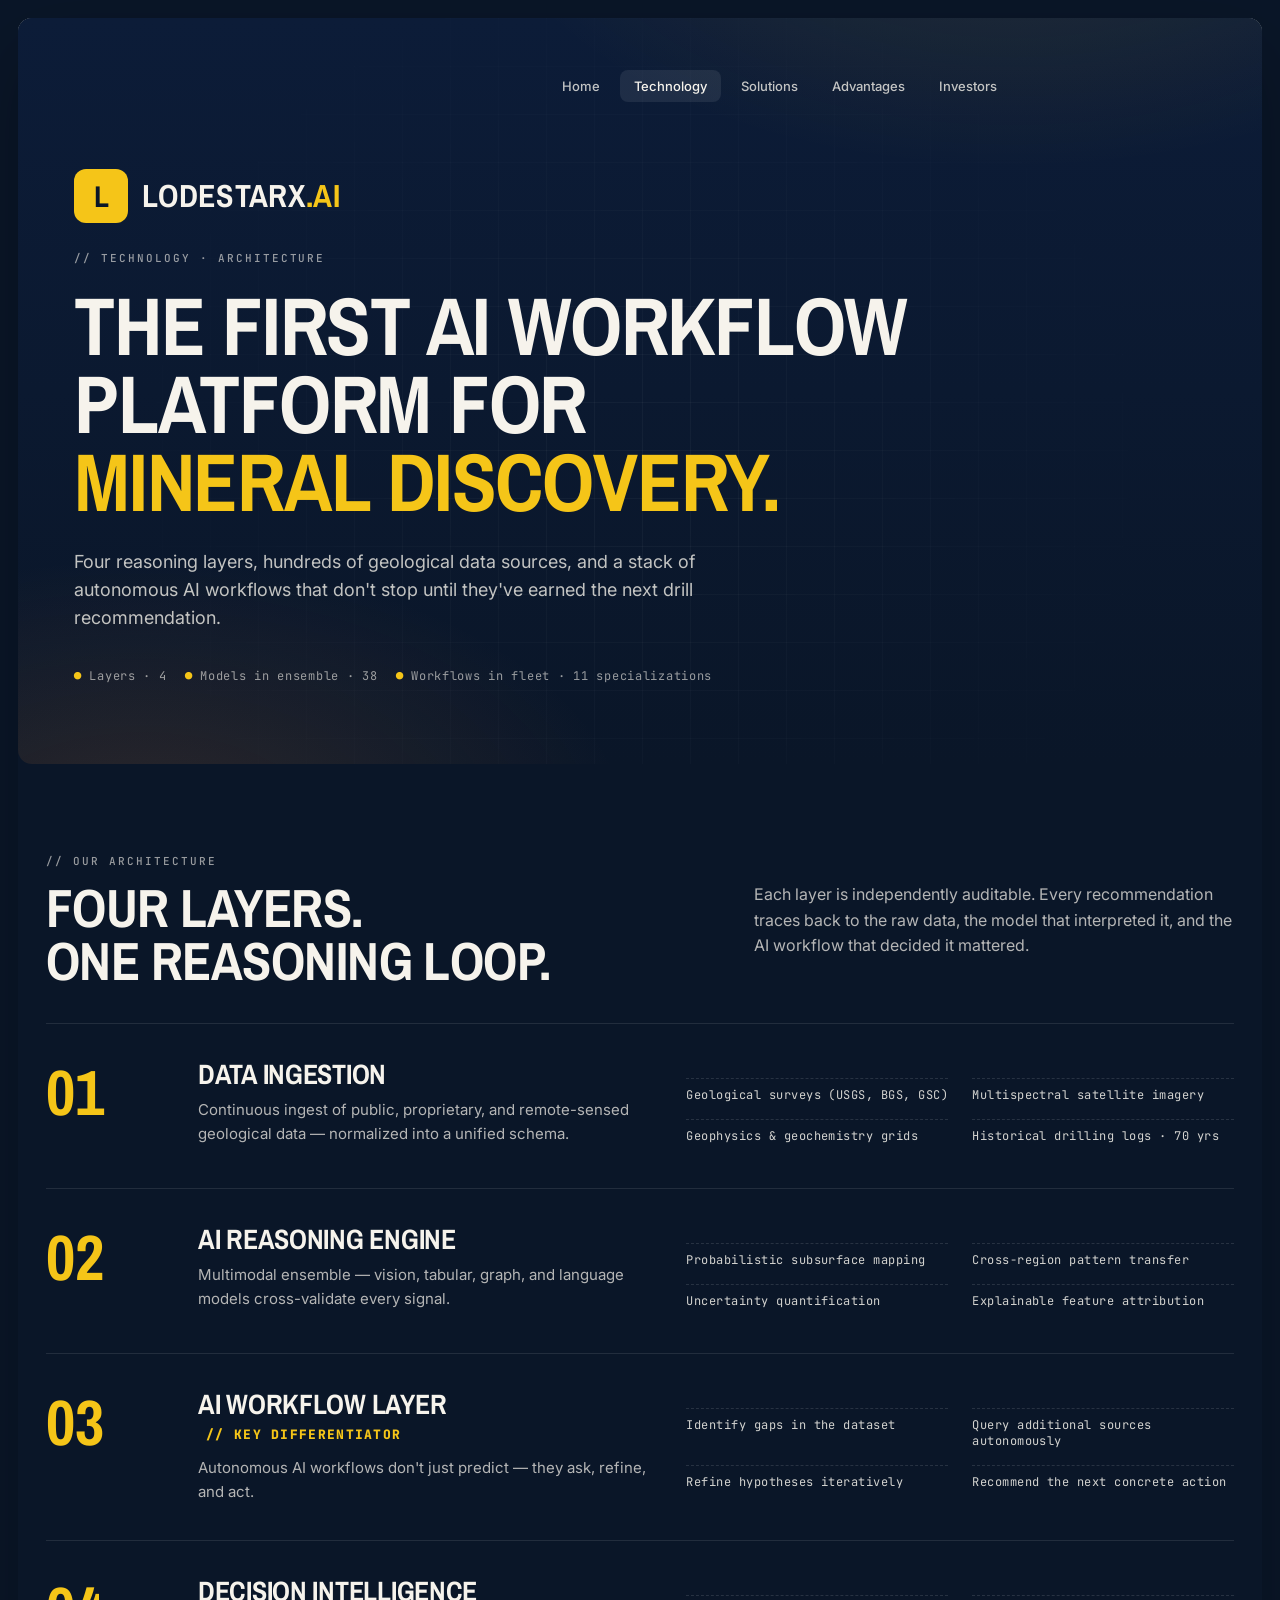
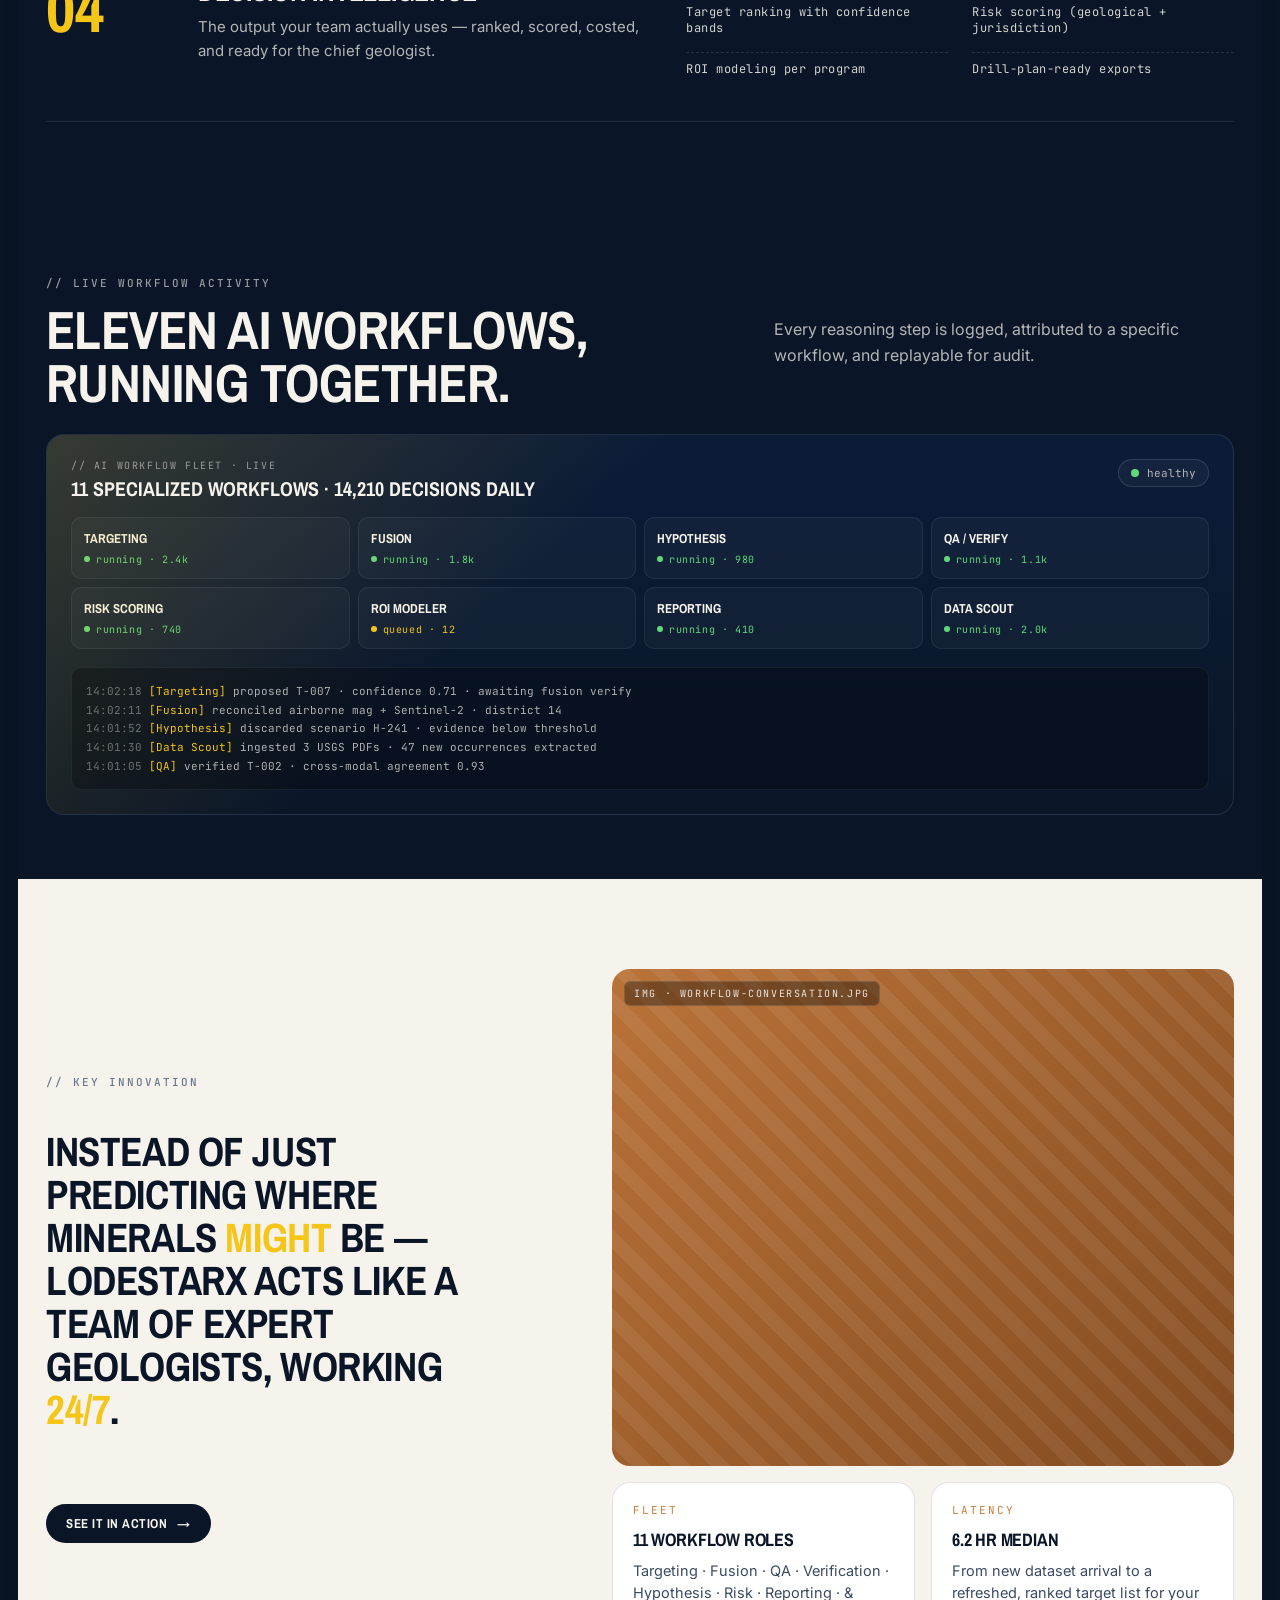
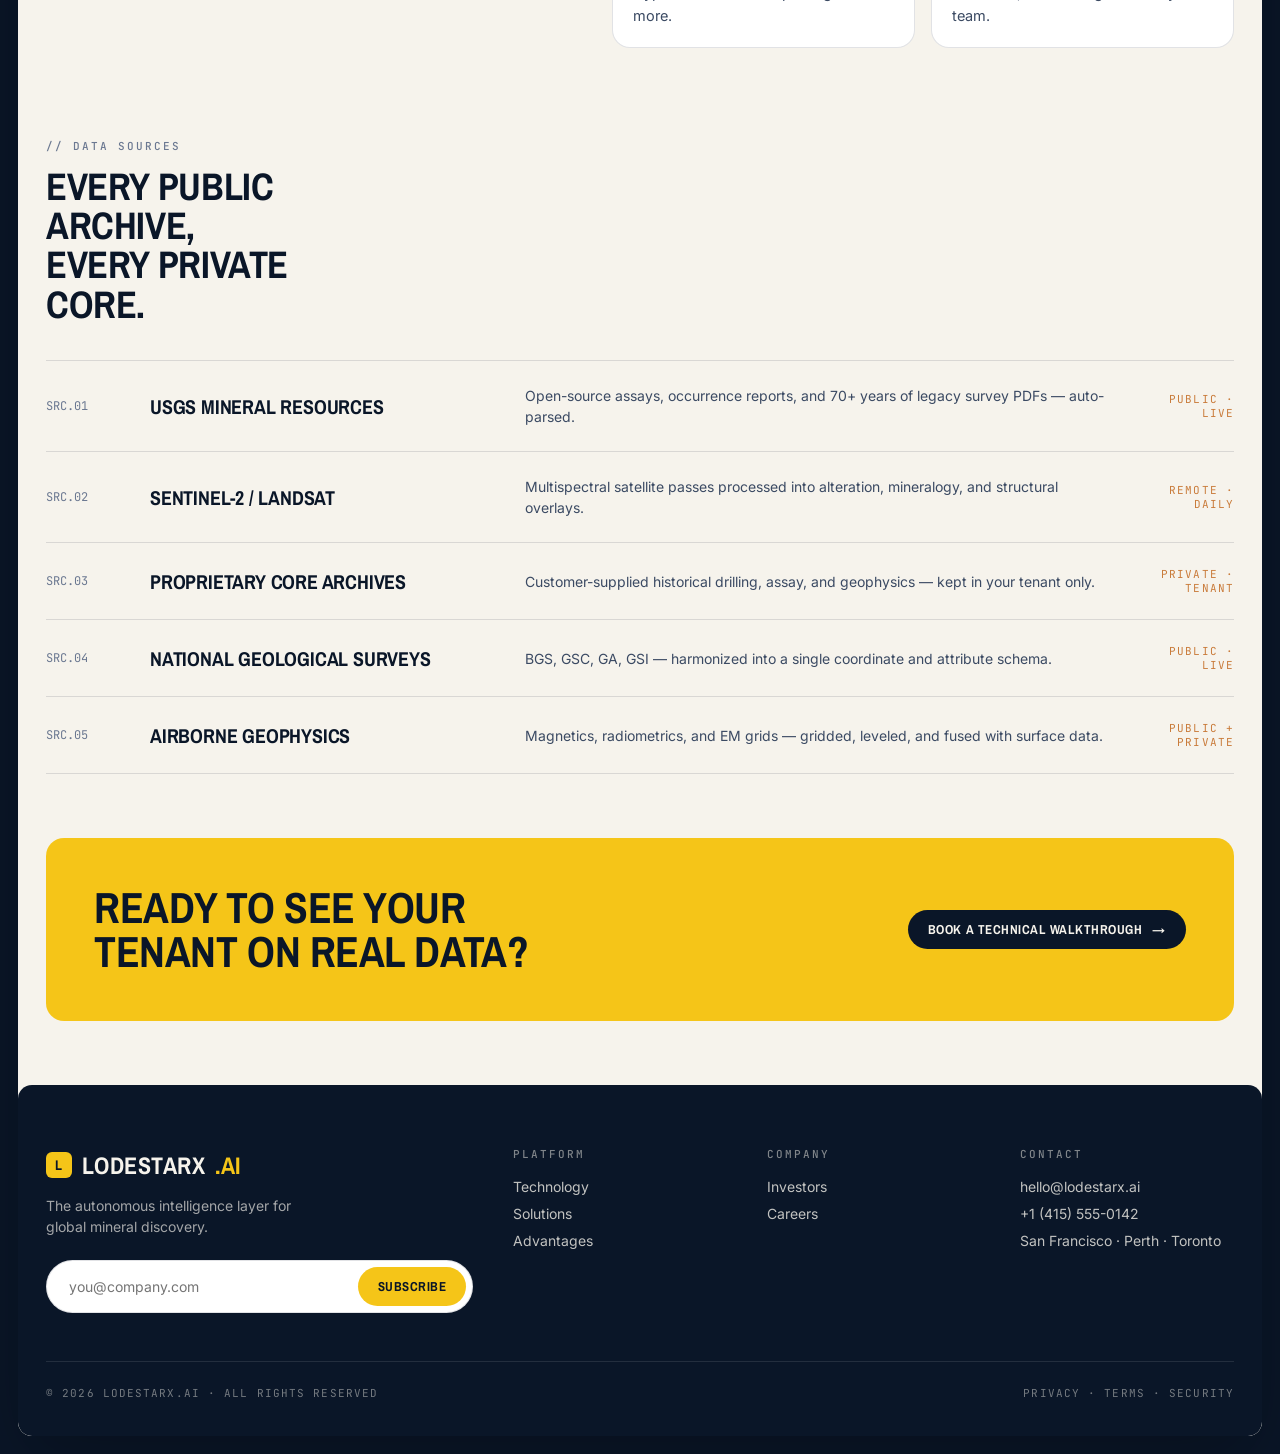
<file: technology.html>
<!doctype html>
<html lang="en">
<head>
<meta charset="utf-8" />
<meta name="viewport" content="width=device-width,initial-scale=1" />
<title>LodeStarX.ai — Technology</title>
<style>
/* LodeStarX.ai — shared design system */

@import url('https://fonts.googleapis.com/css2?family=Archivo:wght@400;500;600;700;800;900&family=Archivo+Narrow:wght@500;600;700;800&family=Inter:wght@400;500;600;700&family=JetBrains+Mono:wght@400;500&display=swap');

:root{
  --navy:#0a1628;
  --navy-2:#0e1c33;
  --navy-3:#142547;
  --paper:#f6f3ec;
  --paper-2:#ece7d9;
  --ink:#0a1628;
  --ink-2:#3b4a63;
  --ink-3:#6b7891;
  --yellow:#f5c518;
  --yellow-2:#e9b400;
  --copper:#c97b3a;
  --copper-2:#a25e25;
  --line:rgba(255,255,255,0.10);
  --line-dark:rgba(10,22,40,0.12);
  --radius:18px;
}

*{box-sizing:border-box}
html,body{margin:0;padding:0}
body{
  font-family:'Inter',system-ui,sans-serif;
  background:var(--navy);
  color:var(--ink);
  -webkit-font-smoothing:antialiased;
  text-rendering:optimizeLegibility;
}
a{color:inherit;text-decoration:none}
img{max-width:100%;display:block}

/* ---------- Layout ---------- */
.shell{max-width:1280px;margin:0 auto;padding:0 28px}
.band{padding:90px 0}
.band-dark{background:var(--navy);color:var(--paper)}
.band-light{background:var(--paper);color:var(--ink)}
.band-tight{padding:64px 0}

/* outer page background — gives the navy "frame" look */
.page{
  background:var(--navy);
  padding:18px;
  min-height:100vh;
}
.page-inner{
  background:var(--paper);
  border-radius:14px;
  overflow:hidden;
  box-shadow:0 30px 80px rgba(0,0,0,0.25);
}

/* ---------- Type ---------- */
h1,h2,h3,h4{font-family:'Archivo Narrow','Archivo',sans-serif;margin:0;letter-spacing:-0.01em;line-height:1}
.display{
  font-family:'Archivo Narrow',sans-serif;
  font-weight:800;
  font-size:clamp(44px, 6.4vw, 92px);
  line-height:0.95;
  letter-spacing:-0.015em;
  text-transform:uppercase;
}
.display-md{
  font-family:'Archivo Narrow',sans-serif;
  font-weight:800;
  font-size:clamp(34px,4.2vw,58px);
  line-height:0.98;
  text-transform:uppercase;
  letter-spacing:-0.01em;
}
.h-section{
  font-family:'Archivo Narrow',sans-serif;
  font-weight:800;
  font-size:clamp(28px,3vw,42px);
  text-transform:uppercase;
  line-height:1.02;
}
.eyebrow{
  font-family:'JetBrains Mono',monospace;
  font-size:11px;
  letter-spacing:0.18em;
  text-transform:uppercase;
  font-weight:500;
  color:var(--ink-3);
}
.eyebrow-dark{color:rgba(246,243,236,0.6)}
.lead{font-size:18px;line-height:1.55;color:var(--ink-2);max-width:60ch}
.lead-dark{color:rgba(246,243,236,0.78)}
p{line-height:1.6}

/* ---------- Header / Nav ---------- */
.nav{
  display:flex;align-items:center;gap:24px;
  padding:18px 24px;
  background:var(--navy);
  color:var(--paper);
  border-radius:12px;
  margin:0 0 0 0;
}
.brand{
  display:flex;align-items:center;gap:10px;
  font-family:'Archivo Narrow',sans-serif;
  font-weight:800;
  letter-spacing:0.02em;
  font-size:18px;
  text-transform:uppercase;
  color:var(--paper);
}
.brand-mark{
  width:26px;height:26px;
  background:var(--yellow);
  display:grid;place-items:center;
  border-radius:6px;
  color:var(--navy);
  font-family:'Archivo Narrow',sans-serif;
  font-weight:900;
  font-size:14px;
}
.nav-links{
  display:flex;gap:6px;margin-left:auto;align-items:center;
  font-size:13px;
  font-weight:500;
}
.nav-links a{
  padding:8px 14px;border-radius:8px;
  color:rgba(246,243,236,0.78);
  transition:background .15s, color .15s;
}
.nav-links a:hover{background:rgba(255,255,255,0.06);color:var(--paper)}
.nav-links a.active{background:rgba(255,255,255,0.08);color:var(--paper)}

.btn{
  display:inline-flex;align-items:center;gap:10px;
  padding:11px 20px;
  border-radius:999px;
  font-family:'Archivo Narrow',sans-serif;
  font-weight:700;
  text-transform:uppercase;
  letter-spacing:0.04em;
  font-size:13px;
  transition:transform .15s, background .15s;
  cursor:pointer;border:none;
}
.btn-yellow{background:var(--yellow);color:var(--navy)}
.btn-yellow:hover{background:var(--yellow-2)}
.btn-outline{background:transparent;color:var(--paper);border:1px solid rgba(255,255,255,0.25)}
.btn-outline:hover{background:rgba(255,255,255,0.06)}
.btn-dark{background:var(--navy);color:var(--paper)}
.btn-dark:hover{background:var(--navy-3)}
.btn-arrow::after{
  content:"→";font-family:inherit;font-weight:600;
}

/* ---------- Hero ---------- */
.hero{
  position:relative;
  background:var(--navy);
  color:var(--paper);
  padding:0;
  overflow:hidden;
}
.hero-inner{
  position:relative;
  padding:80px 56px 90px;
  border-radius:0 0 14px 14px;
  overflow:hidden;
}
.hero-bg{
  position:absolute;inset:0;
  background:
    radial-gradient(900px 500px at 80% -20%, rgba(245,197,24,0.12), transparent 60%),
    radial-gradient(700px 400px at 10% 110%, rgba(201,123,58,0.18), transparent 70%),
    linear-gradient(180deg, #0c1c38 0%, #0a1628 100%);
}
.hero-bg::after{
  content:"";position:absolute;inset:0;
  background-image:
    linear-gradient(rgba(255,255,255,0.04) 1px, transparent 1px),
    linear-gradient(90deg, rgba(255,255,255,0.04) 1px, transparent 1px);
  background-size:48px 48px;
  mask-image:radial-gradient(circle at 50% 60%, black, transparent 75%);
}
.hero-content{position:relative;max-width:920px}
.hero-meta{
  display:flex;gap:18px;flex-wrap:wrap;
  margin-top:36px;
  font-family:'JetBrains Mono',monospace;
  font-size:12px;
  color:rgba(246,243,236,0.6);
  letter-spacing:0.06em;
}
.hero-meta span::before{content:"●  ";color:var(--yellow)}

/* ---------- Cards ---------- */
.grid{display:grid;gap:24px}
.grid-2{grid-template-columns:repeat(2,1fr)}
.grid-3{grid-template-columns:repeat(3,1fr)}
.grid-4{grid-template-columns:repeat(4,1fr)}
@media(max-width:880px){
  .grid-2,.grid-3,.grid-4{grid-template-columns:1fr}
}

.card{
  background:white;
  border-radius:var(--radius);
  padding:28px;
  border:1px solid var(--line-dark);
}
.card-dark{
  background:var(--navy-2);
  border:1px solid var(--line);
  color:var(--paper);
}
.card-num{
  font-family:'JetBrains Mono',monospace;
  font-size:11px;letter-spacing:0.18em;
  color:var(--copper);
  margin-bottom:14px;
}
.card h3{
  font-family:'Archivo Narrow',sans-serif;
  font-weight:800;
  font-size:22px;
  text-transform:uppercase;
  margin-bottom:10px;
  line-height:1.05;
}
.card p{margin:0;color:var(--ink-2);font-size:14.5px;line-height:1.55}
.card-dark p{color:rgba(246,243,236,0.72)}

/* image-style hero feature card */
.feature-card{
  position:relative;
  border-radius:var(--radius);
  overflow:hidden;
  aspect-ratio:4/5;
  display:flex;flex-direction:column;justify-content:flex-end;
  padding:24px;
  color:var(--paper);
  border:1px solid var(--line);
  isolation:isolate;
}
.feature-card .ph{position:absolute;inset:0;z-index:-1}
.feature-card h3{
  font-family:'Archivo Narrow',sans-serif;font-weight:800;
  font-size:26px;text-transform:uppercase;line-height:1;margin:0 0 8px;
}
.feature-card p{margin:0;font-size:13.5px;color:rgba(246,243,236,0.85)}
.feature-card .pill{
  align-self:flex-start;
  font-family:'JetBrains Mono',monospace;
  font-size:10px;letter-spacing:0.16em;text-transform:uppercase;
  background:rgba(0,0,0,0.4);backdrop-filter:blur(6px);
  border:1px solid rgba(255,255,255,0.18);
  color:var(--paper);
  padding:6px 10px;border-radius:999px;
  margin-bottom:auto;
}

/* ---------- Striped placeholder imagery ---------- */
.ph{
  position:relative;
  background:
    repeating-linear-gradient(45deg, rgba(255,255,255,0.05) 0 14px, rgba(255,255,255,0.10) 14px 28px),
    linear-gradient(135deg, var(--navy-3), var(--navy));
  display:flex;align-items:center;justify-content:center;
  color:rgba(246,243,236,0.75);
  font-family:'JetBrains Mono',monospace;
  font-size:11px;letter-spacing:0.12em;
  text-transform:uppercase;
}
.ph-copper{
  background:
    repeating-linear-gradient(45deg, rgba(255,255,255,0.06) 0 14px, rgba(255,255,255,0.12) 14px 28px),
    linear-gradient(135deg, #b56a2c, #7a3f12);
  color:rgba(255,240,225,0.9);
}
.ph-yellow{
  background:
    repeating-linear-gradient(45deg, rgba(0,0,0,0.06) 0 14px, rgba(0,0,0,0.12) 14px 28px),
    linear-gradient(135deg, #f5c518, #d99e00);
  color:#3a2a00;
}
.ph-paper{
  background:
    repeating-linear-gradient(45deg, rgba(10,22,40,0.05) 0 14px, rgba(10,22,40,0.09) 14px 28px),
    linear-gradient(135deg, #ece7d9, #d9d2bf);
  color:var(--ink-2);
}
.ph-label{
  position:absolute;top:12px;left:12px;
  font-family:'JetBrains Mono',monospace;
  font-size:10px;letter-spacing:0.16em;text-transform:uppercase;
  background:rgba(0,0,0,0.35);
  padding:5px 9px;border-radius:6px;
  color:rgba(255,255,255,0.85);
  border:1px solid rgba(255,255,255,0.12);
}
.ph-paper .ph-label{
  background:rgba(10,22,40,0.08);color:var(--ink-2);border:1px solid rgba(10,22,40,0.1);
}
.ph-yellow .ph-label{
  background:rgba(0,0,0,0.18);color:#3a2a00;border:1px solid rgba(0,0,0,0.18);
}

/* ---------- Stats strip ---------- */
.stats{
  display:grid;grid-template-columns:repeat(4,1fr);
  gap:0;
  border:1px solid var(--line-dark);
  border-radius:var(--radius);
  background:white;overflow:hidden;
}
.stats > div{
  padding:28px;
  border-right:1px solid var(--line-dark);
}
.stats > div:last-child{border-right:none}
.stat-num{
  font-family:'Archivo Narrow',sans-serif;
  font-weight:800;
  font-size:42px;
  letter-spacing:-0.02em;
  line-height:1;
  margin-bottom:8px;
}
.stat-label{
  font-family:'JetBrains Mono',monospace;
  font-size:11px;
  letter-spacing:0.14em;
  text-transform:uppercase;
  color:var(--ink-3);
}
@media(max-width:880px){
  .stats{grid-template-columns:repeat(2,1fr)}
  .stats > div:nth-child(2){border-right:none}
  .stats > div:nth-child(1),.stats > div:nth-child(2){border-bottom:1px solid var(--line-dark)}
}

/* ---------- Footer ---------- */
.footer{
  background:var(--navy);
  color:var(--paper);
  padding:64px 0 36px;
  border-radius:14px;
  margin-top:0;
}
.footer-grid{
  display:grid;grid-template-columns:2fr 1fr 1fr 1fr;
  gap:40px;
  padding-bottom:48px;
  border-bottom:1px solid var(--line);
}
@media(max-width:880px){.footer-grid{grid-template-columns:1fr 1fr}}
.footer h4{
  font-family:'JetBrains Mono',monospace;
  font-size:11px;letter-spacing:0.18em;
  text-transform:uppercase;
  color:rgba(246,243,236,0.5);
  font-weight:500;
  margin-bottom:18px;
}
.footer ul{list-style:none;padding:0;margin:0}
.footer li{margin-bottom:10px;font-size:14px;color:rgba(246,243,236,0.78)}
.footer li a:hover{color:var(--yellow)}
.footer-brand .brand{font-size:24px}
.footer-brand p{
  color:rgba(246,243,236,0.65);
  font-size:14px;line-height:1.55;max-width:32ch;margin-top:14px;
}
.footer-bottom{
  display:flex;justify-content:space-between;align-items:center;
  padding-top:24px;
  font-family:'JetBrains Mono',monospace;
  font-size:11px;letter-spacing:0.1em;text-transform:uppercase;
  color:rgba(246,243,236,0.45);
}

/* ---------- CTA strip ---------- */
.cta-strip{
  background:var(--yellow);
  color:var(--navy);
  border-radius:var(--radius);
  padding:48px;
  display:flex;align-items:center;justify-content:space-between;gap:32px;
}
.cta-strip h3{
  font-family:'Archivo Narrow',sans-serif;font-weight:800;
  font-size:clamp(28px,3.4vw,46px);
  text-transform:uppercase;line-height:1;letter-spacing:-0.01em;
  max-width:22ch;
}
.cta-strip .btn{background:var(--navy);color:var(--paper)}
.cta-strip .btn:hover{background:var(--navy-3)}
@media(max-width:880px){.cta-strip{flex-direction:column;align-items:flex-start}}

/* ---------- Detail bits ---------- */
.kicker-row{
  display:flex;align-items:center;justify-content:space-between;
  margin-bottom:36px;gap:24px;flex-wrap:wrap;
}
.kicker-row .h-section{max-width:18ch}
.kicker-row p{max-width:46ch;margin:0;color:var(--ink-2)}

.list-clean{list-style:none;padding:0;margin:14px 0 0}
.list-clean li{
  padding:12px 0;border-top:1px solid var(--line-dark);
  display:flex;gap:14px;align-items:flex-start;
  font-size:15px;
}
.card-dark .list-clean li{border-top:1px solid var(--line)}
.list-clean li::before{
  content:"";flex:0 0 8px;height:8px;margin-top:8px;
  background:var(--yellow);border-radius:2px;
}

.tag{
  display:inline-block;
  font-family:'JetBrains Mono',monospace;
  font-size:10px;letter-spacing:0.14em;text-transform:uppercase;
  padding:5px 9px;border-radius:6px;
  background:rgba(10,22,40,0.06);color:var(--ink-2);
}
.card-dark .tag{background:rgba(255,255,255,0.08);color:var(--paper)}

/* numbered architecture rows */
.arch-row{
  display:grid;grid-template-columns:120px 1fr 1.2fr;
  gap:32px;align-items:start;
  padding:36px 0;border-top:1px solid var(--line);
}
.arch-row:last-child{border-bottom:1px solid var(--line)}
.arch-num{
  font-family:'Archivo Narrow',sans-serif;
  font-weight:800;font-size:64px;line-height:1;
  color:var(--yellow);
}
.arch-row h3{
  font-family:'Archivo Narrow',sans-serif;font-weight:800;
  font-size:28px;text-transform:uppercase;line-height:1;
  margin:0 0 10px;
}
.arch-row p{color:rgba(246,243,236,0.72);margin:0;font-size:15px}
.arch-bullets{display:grid;grid-template-columns:1fr 1fr;gap:8px 24px;margin-top:18px}
.arch-bullets span{
  font-family:'JetBrains Mono',monospace;font-size:12px;
  color:rgba(246,243,236,0.85);letter-spacing:0.04em;
  padding:8px 0;border-top:1px dashed rgba(255,255,255,0.12);
}
@media(max-width:880px){
  .arch-row{grid-template-columns:1fr}
  .arch-bullets{grid-template-columns:1fr}
}

/* big quote / pull */
.pull{
  font-family:'Archivo Narrow',sans-serif;
  font-weight:700;
  font-size:clamp(28px,3.2vw,44px);
  text-transform:uppercase;
  line-height:1.05;
  letter-spacing:-0.01em;
  max-width:24ch;
}
.pull em{font-style:normal;color:var(--yellow)}

/* signup row */
.signup{
  display:flex;gap:12px;background:white;border-radius:999px;padding:6px;
  border:1px solid var(--line-dark);max-width:520px;
}
.signup input{
  flex:1;border:none;outline:none;
  padding:10px 16px;font-family:inherit;font-size:14px;background:transparent;
}

/* logo bar */
.logo-bar{
  display:flex;justify-content:space-between;align-items:center;gap:24px;
  padding:28px 0;border-top:1px solid var(--line-dark);border-bottom:1px solid var(--line-dark);
  flex-wrap:wrap;
}
.logo-bar span{
  font-family:'Archivo Narrow',sans-serif;
  font-weight:700;text-transform:uppercase;letter-spacing:0.04em;
  font-size:15px;color:var(--ink-3);
}

/* table-style data rows */
.row-table{border-top:1px solid var(--line-dark)}
.row-table .row{
  display:grid;grid-template-columns:80px 1.2fr 2fr 100px;
  gap:24px;padding:24px 0;border-bottom:1px solid var(--line-dark);
  align-items:center;
}
.row-table .row .idx{
  font-family:'JetBrains Mono',monospace;font-size:12px;color:var(--ink-3);
}
.row-table .row h4{
  font-family:'Archivo Narrow',sans-serif;font-weight:800;
  font-size:20px;text-transform:uppercase;line-height:1.05;margin:0;
}
.row-table .row p{margin:0;color:var(--ink-2);font-size:14px;line-height:1.5}
.row-table .row .meta{
  font-family:'JetBrains Mono',monospace;font-size:11px;
  color:var(--copper);letter-spacing:0.1em;text-transform:uppercase;text-align:right;
}
@media(max-width:880px){
  .row-table .row{grid-template-columns:1fr;gap:6px}
  .row-table .row .meta{text-align:left}
}

/* LodeStarX.ai — animations + dashboards CSS */

/* ===== Reveal on scroll ===== */
.reveal{
  opacity:0;
  transform:translateY(18px);
  transition:opacity .8s ease, transform .8s cubic-bezier(.2,.7,.2,1);
  transition-delay:var(--rd, 0ms);
  will-change:opacity, transform;
}
.reveal.in-view{opacity:1;transform:none}
@media (prefers-reduced-motion: reduce){
  .reveal{opacity:1;transform:none;transition:none}
  .db-scan, .db-ring, .db-hot, .db-dot, .agent-status::before, .spark-line{animation:none !important}
}

/* hero subtle entrance */
.hero-content > *{animation:heroIn .9s ease both}
.hero-content > *:nth-child(2){animation-delay:.08s}
.hero-content > *:nth-child(3){animation-delay:.16s}
.hero-content > *:nth-child(4){animation-delay:.24s}
.hero-content > *:nth-child(5){animation-delay:.32s}
@keyframes heroIn{from{opacity:0;transform:translateY(14px)}to{opacity:1;transform:none}}

/* button hover lift */
.btn{transition:transform .18s ease, background .15s, box-shadow .2s}
.btn:hover{transform:translateY(-1px);box-shadow:0 6px 20px rgba(0,0,0,0.18)}

/* card hover */
.card{transition:transform .25s ease, box-shadow .25s ease, border-color .2s}
.card:hover{transform:translateY(-3px);box-shadow:0 14px 40px rgba(10,22,40,0.12)}
.card-dark:hover{box-shadow:0 14px 40px rgba(0,0,0,0.4)}

/* nav hover micro */
.nav-links a{position:relative}
.nav-links a:not(.active)::after{
  content:"";position:absolute;left:14px;right:14px;bottom:4px;height:2px;
  background:var(--yellow);transform:scaleX(0);transform-origin:left;transition:transform .25s ease;
}
.nav-links a:hover::after{transform:scaleX(1)}

/* hero grid drift */
.hero-bg::after{animation:gridDrift 28s linear infinite}
@keyframes gridDrift{
  from{background-position:0 0, 0 0}
  to{background-position:96px 96px, 96px 96px}
}

/* ===== Dashboard shell ===== */
.dashboard{
  background:linear-gradient(180deg, #0c1c38 0%, #0a1628 100%);
  border:1px solid rgba(255,255,255,0.10);
  border-radius:var(--radius);
  padding:24px;
  color:var(--paper);
  position:relative;
  overflow:hidden;
}
.dashboard::before{
  content:"";position:absolute;inset:-1px;border-radius:var(--radius);
  background:linear-gradient(135deg, rgba(245,197,24,0.18), transparent 40%);
  pointer-events:none;
}
.db-head{
  display:flex;justify-content:space-between;align-items:flex-start;
  margin-bottom:18px;gap:16px;flex-wrap:wrap;position:relative;
}
.db-eyebrow{
  font-family:'JetBrains Mono',monospace;font-size:10px;
  letter-spacing:0.16em;color:rgba(246,243,236,0.55);margin-bottom:6px;
}
.db-title{
  font-family:'Archivo Narrow',sans-serif;font-weight:800;
  font-size:20px;text-transform:uppercase;line-height:1.05;
}
.db-pulse{
  display:inline-flex;align-items:center;gap:8px;
  font-family:'JetBrains Mono',monospace;font-size:11px;
  color:rgba(246,243,236,0.7);
  padding:6px 12px;border:1px solid rgba(255,255,255,0.12);border-radius:999px;
  background:rgba(255,255,255,0.04);
}
.db-dot{
  width:8px;height:8px;border-radius:50%;background:#5fd97a;
  box-shadow:0 0 0 0 rgba(95,217,122,0.7);
  animation:pulseDot 1.6s ease-out infinite;
}
@keyframes pulseDot{
  0%{box-shadow:0 0 0 0 rgba(95,217,122,0.5)}
  70%{box-shadow:0 0 0 10px rgba(95,217,122,0)}
  100%{box-shadow:0 0 0 0 rgba(95,217,122,0)}
}

/* ===== Target dashboard ===== */
.db-grid{display:grid;grid-template-columns:1.4fr 1fr;gap:18px}
@media(max-width:880px){.db-grid{grid-template-columns:1fr}}
.db-map{
  position:relative;border-radius:12px;overflow:hidden;
  background:linear-gradient(135deg, #0e1c33, #07101f);
  border:1px solid rgba(255,255,255,0.08);
  aspect-ratio:10/7;
}
.db-svg{width:100%;height:100%;display:block}
.db-hot{animation:hotPulse 3.4s ease-in-out infinite}
.db-hot-2{animation-delay:.8s}
.db-hot-3{animation-delay:1.6s}
@keyframes hotPulse{0%,100%{opacity:.6}50%{opacity:1}}
.db-ring{animation:ringExpand 2.2s ease-out infinite;transform-origin:center;transform-box:fill-box}
.db-ring-2{animation-delay:.5s}
.db-ring-3{animation-delay:1s}
@keyframes ringExpand{
  0%{r:6;opacity:1;stroke-width:2}
  100%{r:24;opacity:0;stroke-width:0.5}
}
.db-scan{
  animation:scan 4s linear infinite;
}
@keyframes scan{0%{transform:translateY(0)}100%{transform:translateY(280px)}}
.db-tag{
  position:absolute;background:rgba(10,22,40,0.85);backdrop-filter:blur(6px);
  border:1px solid rgba(245,197,24,0.4);color:var(--yellow);
  font-family:'JetBrains Mono',monospace;font-size:10px;letter-spacing:0.08em;
  padding:4px 8px;border-radius:6px;
}
.db-tag-1{top:30%;left:25%}
.db-tag-2{top:55%;left:60%}
.db-tag-3{top:25%;right:18%}
.db-list{display:flex;flex-direction:column;gap:8px}
.db-row{
  display:grid;grid-template-columns:24px 90px 1fr 42px;
  align-items:center;gap:10px;
  padding:8px 10px;border-radius:8px;
  background:rgba(255,255,255,0.03);
  border:1px solid rgba(255,255,255,0.06);
  font-size:12px;
}
.db-rank{font-family:'JetBrains Mono',monospace;color:var(--yellow);font-size:11px}
.db-name{font-family:'Archivo Narrow',sans-serif;font-weight:700;text-transform:uppercase;font-size:13px}
.db-bar{height:6px;background:rgba(255,255,255,0.08);border-radius:3px;overflow:hidden}
.db-bar i{
  display:block;height:100%;width:0;background:linear-gradient(90deg,#c97b3a,#f5c518);
  border-radius:3px;animation:barFill 1.4s cubic-bezier(.2,.7,.2,1) forwards;
  --w:50%;
}
@keyframes barFill{to{width:var(--w)}}
.db-val{font-family:'JetBrains Mono',monospace;color:var(--yellow);font-size:11px;text-align:right}

/* ===== Agent dashboard ===== */
.agent-grid{
  display:grid;grid-template-columns:repeat(4,1fr);gap:8px;margin-bottom:18px;
}
@media(max-width:880px){.agent-grid{grid-template-columns:repeat(2,1fr)}}
.agent{
  background:rgba(255,255,255,0.03);
  border:1px solid rgba(255,255,255,0.07);
  padding:12px;border-radius:10px;
  display:flex;flex-direction:column;gap:6px;
}
.agent-name{
  font-family:'Archivo Narrow',sans-serif;font-weight:700;text-transform:uppercase;font-size:13px;
}
.agent-status{
  font-family:'JetBrains Mono',monospace;font-size:10px;letter-spacing:0.06em;
  display:inline-flex;align-items:center;gap:6px;
}
.agent-status::before{
  content:"";width:6px;height:6px;border-radius:50%;
}
.agent-on{color:#5fd97a}
.agent-on::before{background:#5fd97a;animation:pulseDot 1.6s infinite}
.agent-warn{color:#f5c518}
.agent-warn::before{background:#f5c518;animation:pulseDot 2.2s infinite}

.agent-stream{
  background:rgba(0,0,0,0.25);border:1px solid rgba(255,255,255,0.06);
  border-radius:10px;padding:14px;font-family:'JetBrains Mono',monospace;
  font-size:11px;line-height:1.7;color:rgba(246,243,236,0.7);
  max-height:140px;overflow:hidden;position:relative;
}
.agent-line{opacity:0;animation:lineIn .6s ease forwards}
.agent-line:nth-child(1){animation-delay:.0s}
.agent-line:nth-child(2){animation-delay:.4s}
.agent-line:nth-child(3){animation-delay:.8s}
.agent-line:nth-child(4){animation-delay:1.2s}
.agent-line:nth-child(5){animation-delay:1.6s}
@keyframes lineIn{from{opacity:0;transform:translateY(6px)}to{opacity:1;transform:none}}
.al-time{color:rgba(246,243,236,0.4)}
.al-tag{color:var(--yellow)}

/* ===== Fusion / spark dashboard ===== */
.spark-row{margin-bottom:18px}
.spark{width:100%;height:160px;display:block}
.spark-line{
  stroke-dasharray:1500;stroke-dashoffset:1500;
  animation:drawLine 2s ease-out forwards;
}
@keyframes drawLine{to{stroke-dashoffset:0}}
.spark-fill{opacity:0;animation:fadeIn 1s 1.2s ease forwards}
@keyframes fadeIn{to{opacity:1}}
.spark-stats{
  display:grid;grid-template-columns:repeat(4,1fr);gap:8px;
}
@media(max-width:880px){.spark-stats{grid-template-columns:repeat(2,1fr)}}
.spark-stats > div{
  padding:14px;background:rgba(255,255,255,0.03);
  border:1px solid rgba(255,255,255,0.07);border-radius:10px;
}
.spark-num{
  font-family:'Archivo Narrow',sans-serif;font-weight:800;font-size:28px;line-height:1;
  color:var(--yellow);margin-bottom:4px;
}
.spark-label{
  font-family:'JetBrains Mono',monospace;font-size:10px;letter-spacing:0.14em;
  text-transform:uppercase;color:rgba(246,243,236,0.6);
}

/* LodeStarX.ai — chart styles */
.chart-shell{
  width:100%;height:100%;
  background:linear-gradient(160deg, var(--navy-2), var(--navy));
  padding:16px;display:flex;flex-direction:column;gap:10px;
  color:var(--paper);font-family:'Inter',sans-serif;
  position:relative;overflow:hidden;
}
.chart-shell::before{
  content:"";position:absolute;inset:0;
  background-image:linear-gradient(rgba(255,255,255,0.04) 1px, transparent 1px),
                   linear-gradient(90deg, rgba(255,255,255,0.04) 1px, transparent 1px);
  background-size:32px 32px;mask-image:radial-gradient(circle at 50% 50%, black, transparent 80%);
  pointer-events:none;
}
.chart-shell > *{position:relative}
.chart-eyebrow{
  font-family:'JetBrains Mono',monospace;font-size:10px;
  letter-spacing:0.16em;color:rgba(246,243,236,0.55);
}
.chart-foot{
  font-family:'JetBrains Mono',monospace;font-size:10px;
  letter-spacing:0.06em;color:rgba(246,243,236,0.6);margin-top:auto;
}
/* discovery bars */
.chart-bars{display:flex;flex-direction:column;gap:14px;flex:1;justify-content:center}
.cb{display:grid;grid-template-columns:90px 1fr 50px;gap:10px;align-items:center}
.cb-label{
  font-family:'Archivo Narrow',sans-serif;font-weight:700;
  text-transform:uppercase;font-size:13px;color:rgba(246,243,236,0.78);
}
.cb-label.cb-hl{color:var(--yellow)}
.cb-track{height:10px;background:rgba(255,255,255,0.07);border-radius:5px;overflow:hidden}
.cb-fill{
  display:block;height:100%;width:0;
  background:linear-gradient(90deg,#7a5230,#c97b3a);
  border-radius:5px;animation:cbGrow 1.4s cubic-bezier(.2,.7,.2,1) forwards;--w:50%;
}
.cb-fill-hl{background:linear-gradient(90deg,#c97b3a,#f5c518)}
@keyframes cbGrow{to{width:var(--w)}}
.cb-val{
  font-family:'JetBrains Mono',monospace;font-size:12px;
  color:rgba(246,243,236,0.65);text-align:right;
}
.cb-val-hl{color:var(--yellow);font-weight:600}
/* cost lines */
.cost-svg, .market-svg{width:100%;height:160px;display:block;flex:1}
.cost-line-a, .cost-line-b{
  stroke-dasharray:600;stroke-dashoffset:600;
  animation:drawL 1.8s ease-out forwards;
}
.cost-line-b{animation-delay:.4s}
.cost-fill{opacity:0;animation:fadeIn .8s 1.2s ease forwards}
@keyframes drawL{to{stroke-dashoffset:0}}
.chart-legend{
  display:flex;gap:18px;font-family:'JetBrains Mono',monospace;font-size:10px;
  color:rgba(246,243,236,0.7);letter-spacing:0.06em;
}
.chart-legend i{
  display:inline-block;width:10px;height:3px;margin-right:6px;vertical-align:middle;border-radius:2px;
}
/* donut */
.donut-wrap{position:relative;width:140px;height:140px;align-self:center;margin:auto}
.donut{width:100%;height:100%}
.donut-arc{
  animation:donutFill 1.6s cubic-bezier(.2,.7,.2,1) forwards;
}
@keyframes donutFill{to{stroke-dashoffset:117.6}} /* 61% of 301.6 */
.donut-center{
  position:absolute;inset:0;display:flex;flex-direction:column;align-items:center;justify-content:center;text-align:center;
}
.donut-num{
  font-family:'Archivo Narrow',sans-serif;font-weight:800;font-size:32px;color:var(--yellow);line-height:1;
}
.donut-num span{font-size:18px;margin-left:2px}
.donut-label{
  font-family:'JetBrains Mono',monospace;font-size:9px;letter-spacing:0.12em;
  text-transform:uppercase;color:rgba(246,243,236,0.6);margin-top:4px;
}
/* market bars handled inline via JS */

</style>
</head>
<body>
<div class="page">
<div class="page-inner">

<!-- HERO (compact) -->
<section class="hero">
  <div class="hero-inner" style="padding:48px 56px 80px">
    <div class="hero-bg"></div>
    <nav class="nav" style="background:transparent;padding:0 0 64px;border-radius:0;">
      <div class="brand"><span class="brand-mark">L</span> LodeStarX<span style="color:var(--yellow)">.ai</span></div>
      <div class="nav-links">
        <a href="index.html">Home</a>
        <a href="technology.html" class="active">Technology</a>
        <a href="solutions.html">Solutions</a>
        <a href="advantages.html">Advantages</a>
        <a href="investors.html">Investors</a>
      </div>
      <a class="btn btn-yellow btn-arrow" href="#cta">Request Access</a>
    </nav>
    <div class="hero-content" style="max-width:1000px">
      <div style="display:flex;align-items:center;gap:14px;margin-bottom:28px">
        <div style="width:54px;height:54px;background:var(--yellow);border-radius:12px;display:grid;place-items:center;color:var(--navy);font-family:'Archivo Narrow',sans-serif;font-weight:900;font-size:30px;line-height:1">L</div>
        <div style="font-family:'Archivo Narrow',sans-serif;font-weight:800;font-size:32px;text-transform:uppercase;letter-spacing:0.01em;color:var(--paper);line-height:1">LodeStarX<span style="color:var(--yellow)">.ai</span></div>
      </div>
      <div class="eyebrow eyebrow-dark" style="margin-bottom:22px">// Technology · Architecture</div>
      <h1 class="display">
        The first AI workflow<br/>
        platform for<br/>
        <span style="color:var(--yellow)">mineral discovery.</span>
      </h1>
      <p class="lead lead-dark" style="margin-top:28px;max-width:62ch">
        Four reasoning layers, hundreds of geological data sources, and a stack of autonomous
        AI workflows that don't stop until they've earned the next drill recommendation.
      </p>
      <div class="hero-meta">
        <span>Layers · 4</span>
        <span>Models in ensemble · 38</span>
        <span>Workflows in fleet · 11 specializations</span>
      </div>
    </div>
  </div>
</section>

<!-- ARCHITECTURE — DARK -->
<section class="band band-dark">
  <div class="shell">
    <div class="kicker-row">
      <div>
        <div class="eyebrow eyebrow-dark" style="margin-bottom:14px">// Our architecture</div>
        <h2 class="display-md">Four layers.<br/>One reasoning loop.</h2>
      </div>
      <p style="color:rgba(246,243,236,0.72);max-width:48ch">
        Each layer is independently auditable. Every recommendation traces back to the raw data,
        the model that interpreted it, and the AI workflow that decided it mattered.
      </p>
    </div>

    <div style="margin-top:24px">
      <div class="arch-row">
        <div class="arch-num">01</div>
        <div>
          <h3>Data Ingestion</h3>
          <p>Continuous ingest of public, proprietary, and remote-sensed geological data — normalized into a unified schema.</p>
        </div>
        <div class="arch-bullets">
          <span>Geological surveys (USGS, BGS, GSC)</span>
          <span>Multispectral satellite imagery</span>
          <span>Geophysics & geochemistry grids</span>
          <span>Historical drilling logs · 70 yrs</span>
        </div>
      </div>

      <div class="arch-row">
        <div class="arch-num">02</div>
        <div>
          <h3>AI Reasoning Engine</h3>
          <p>Multimodal ensemble — vision, tabular, graph, and language models cross-validate every signal.</p>
        </div>
        <div class="arch-bullets">
          <span>Probabilistic subsurface mapping</span>
          <span>Cross-region pattern transfer</span>
          <span>Uncertainty quantification</span>
          <span>Explainable feature attribution</span>
        </div>
      </div>

      <div class="arch-row">
        <div class="arch-num">03</div>
        <div>
          <h3>AI Workflow Layer <span style="color:var(--yellow);font-size:13px;letter-spacing:0.1em;display:inline-block;vertical-align:middle;margin-left:8px;font-family:'JetBrains Mono'">// KEY DIFFERENTIATOR</span></h3>
          <p>Autonomous AI workflows don't just predict — they ask, refine, and act.</p>
        </div>
        <div class="arch-bullets">
          <span>Identify gaps in the dataset</span>
          <span>Query additional sources autonomously</span>
          <span>Refine hypotheses iteratively</span>
          <span>Recommend the next concrete action</span>
        </div>
      </div>

      <div class="arch-row">
        <div class="arch-num">04</div>
        <div>
          <h3>Decision Intelligence</h3>
          <p>The output your team actually uses — ranked, scored, costed, and ready for the chief geologist.</p>
        </div>
        <div class="arch-bullets">
          <span>Target ranking with confidence bands</span>
          <span>Risk scoring (geological + jurisdiction)</span>
          <span>ROI modeling per program</span>
          <span>Drill-plan-ready exports</span>
        </div>
      </div>
    </div>
  </div>
</section>

<!-- AI WORKFLOW FLEET DASHBOARD -->
<section class="band band-dark band-tight">
  <div class="shell">
    <div class="kicker-row" style="margin-bottom:24px">
      <div>
        <div class="eyebrow eyebrow-dark" style="margin-bottom:14px">// Live workflow activity</div>
        <h2 class="display-md">Eleven AI workflows,<br/>running together.</h2>
      </div>
      <p style="color:rgba(246,243,236,0.72);max-width:46ch">Every reasoning step is logged, attributed to a specific workflow, and replayable for audit.</p>
    </div>
    <div class="dashboard" data-dash="workflows"></div>
  </div>
</section>

<!-- KEY INNOVATION PULL -->
<section class="band band-light">
  <div class="shell">
    <div class="grid grid-2" style="grid-template-columns:1fr 1.2fr;gap:48px;align-items:center">
      <div>
        <div class="eyebrow" style="margin-bottom:18px">// Key innovation</div>
        <p class="pull">
          Instead of just predicting where minerals <em>might</em> be —
          LodeStarX acts like a team of expert geologists, working <em>24/7</em>.
        </p>
        <a class="btn btn-dark btn-arrow" href="solutions.html" style="margin-top:32px">See it in action</a>
      </div>
      <div>
        <div class="ph ph-copper" style="aspect-ratio:5/4;border-radius:var(--radius);overflow:hidden">
          <span class="ph-label">img · workflow-conversation.jpg</span>
        </div>
        <div class="grid grid-2" style="margin-top:16px;gap:16px">
          <div class="card" style="padding:20px">
            <div class="card-num">FLEET</div>
            <h3 style="font-size:18px">11 workflow roles</h3>
            <p>Targeting · Fusion · QA · Verification · Hypothesis · Risk · Reporting · & more.</p>
          </div>
          <div class="card" style="padding:20px">
            <div class="card-num">LATENCY</div>
            <h3 style="font-size:18px">6.2 hr median</h3>
            <p>From new dataset arrival to a refreshed, ranked target list for your team.</p>
          </div>
        </div>
      </div>
    </div>
  </div>
</section>

<!-- DATA SOURCES TABLE -->
<section class="band band-light band-tight" style="padding-top:0">
  <div class="shell">
    <div class="kicker-row">
      <div>
        <div class="eyebrow" style="margin-bottom:14px">// Data sources</div>
        <h2 class="h-section">Every public archive,<br/>every private core.</h2>
      </div>
    </div>
    <div class="row-table">
      <div class="row">
        <span class="idx">SRC.01</span>
        <h4>USGS Mineral Resources</h4>
        <p>Open-source assays, occurrence reports, and 70+ years of legacy survey PDFs — auto-parsed.</p>
        <span class="meta">Public · Live</span>
      </div>
      <div class="row">
        <span class="idx">SRC.02</span>
        <h4>Sentinel-2 / Landsat</h4>
        <p>Multispectral satellite passes processed into alteration, mineralogy, and structural overlays.</p>
        <span class="meta">Remote · Daily</span>
      </div>
      <div class="row">
        <span class="idx">SRC.03</span>
        <h4>Proprietary core archives</h4>
        <p>Customer-supplied historical drilling, assay, and geophysics — kept in your tenant only.</p>
        <span class="meta">Private · Tenant</span>
      </div>
      <div class="row">
        <span class="idx">SRC.04</span>
        <h4>National geological surveys</h4>
        <p>BGS, GSC, GA, GSI — harmonized into a single coordinate and attribute schema.</p>
        <span class="meta">Public · Live</span>
      </div>
      <div class="row">
        <span class="idx">SRC.05</span>
        <h4>Airborne geophysics</h4>
        <p>Magnetics, radiometrics, and EM grids — gridded, leveled, and fused with surface data.</p>
        <span class="meta">Public + Private</span>
      </div>
    </div>
  </div>
</section>

<!-- CTA -->
<section class="band band-light band-tight" id="cta" style="padding-top:0">
  <div class="shell">
    <div class="cta-strip">
      <h3>Ready to see your tenant on real data?</h3>
      <a class="btn btn-arrow" href="#">Book a Technical Walkthrough</a>
    </div>
  </div>
</section>

<!-- FOOTER -->
<footer class="footer">
  <div class="shell">
    <div class="footer-grid">
      <div class="footer-brand">
        <div class="brand"><span class="brand-mark">L</span> LodeStarX<span style="color:var(--yellow)">.ai</span></div>
        <p>The autonomous intelligence layer for global mineral discovery.</p>
        <div class="signup" style="margin-top:22px">
          <input placeholder="you@company.com" />
          <button class="btn btn-yellow">Subscribe</button>
        </div>
      </div>
      <div><h4>Platform</h4><ul>
        <li><a href="technology.html">Technology</a></li>
        <li><a href="solutions.html">Solutions</a></li>
        <li><a href="advantages.html">Advantages</a></li>
      </ul></div>
      <div><h4>Company</h4><ul>
        <li><a href="investors.html">Investors</a></li>
        <li><a href="careers.html">Careers</a></li>
      </ul></div>
      <div><h4>Contact</h4><ul>
        <li>hello@lodestarx.ai</li>
        <li>+1 (415) 555-0142</li>
        <li>San Francisco · Perth · Toronto</li>
      </ul></div>
    </div>
    <div class="footer-bottom">
      <span>© 2026 LodeStarX.ai · All rights reserved</span>
      <span>Privacy · Terms · Security</span>
    </div>
  </div>
</footer>

</div>
</div>
<script>
/* LodeStarX.ai — site-wide scroll animations + dashboards */
(function () {
  // ========= Scroll-triggered reveal =========
  const io = new IntersectionObserver((entries) => {
    entries.forEach((e) => {
      if (e.isIntersecting) {
        e.target.classList.add('in-view');
        io.unobserve(e.target);
      }
    });
  }, { threshold: 0.12, rootMargin: '0px 0px -8% 0px' });

  function arm() {
    const candidates = document.querySelectorAll(
      '.band .kicker-row, .band .stats, .band .grid, .band .row-table, .band .cta-strip, .arch-row, .feature-card, .pull, .hero-content > *'
    );
    candidates.forEach((el, i) => {
      el.classList.add('reveal');
      el.style.setProperty('--rd', (i % 6) * 60 + 'ms');
      io.observe(el);
    });
  }

  // ========= Animated number counters =========
  function animateCounters() {
    document.querySelectorAll('.stat-num').forEach((el) => {
      if (el.dataset.animated) return;
      const txt = el.textContent.trim();
      const m = txt.match(/^([^\d-]*)(-?[\d,.]+)(.*)$/);
      if (!m) return;
      const prefix = m[1], rawNum = m[2].replace(/,/g, ''), suffix = m[3];
      const target = parseFloat(rawNum);
      if (isNaN(target)) return;
      el.dataset.animated = '1';
      const numIO = new IntersectionObserver((entries) => {
        entries.forEach((e) => {
          if (!e.isIntersecting) return;
          numIO.unobserve(e.target);
          const dur = 1100;
          const start = performance.now();
          const decimals = (rawNum.split('.')[1] || '').length;
          function step(t) {
            const p = Math.min(1, (t - start) / dur);
            const eased = 1 - Math.pow(1 - p, 3);
            const v = target * eased;
            el.textContent = prefix + (decimals ? v.toFixed(decimals) : Math.round(v).toLocaleString()) + suffix;
            if (p < 1) requestAnimationFrame(step);
            else el.textContent = txt;
          }
          requestAnimationFrame(step);
        });
      }, { threshold: 0.5 });
      numIO.observe(el);
    });
  }

  // ========= Dashboards =========
  function buildTargetDashboard(host) {
    host.innerHTML = `
      <div class="db-head">
        <div>
          <div class="db-eyebrow">// LIVE · TARGET RANKING</div>
          <div class="db-title">Tenant · Northway-Aus · Block 14</div>
        </div>
        <div class="db-pulse"><span class="db-dot"></span> 11 workflows reasoning</div>
      </div>
      <div class="db-grid">
        <div class="db-map">
          <svg viewBox="0 0 400 280" preserveAspectRatio="none" class="db-svg">
            <defs>
              <radialGradient id="hot" cx="50%" cy="50%" r="50%">
                <stop offset="0%" stop-color="#f5c518" stop-opacity="0.85"/>
                <stop offset="60%" stop-color="#c97b3a" stop-opacity="0.35"/>
                <stop offset="100%" stop-color="#c97b3a" stop-opacity="0"/>
              </radialGradient>
              <pattern id="grid" width="20" height="20" patternUnits="userSpaceOnUse">
                <path d="M 20 0 L 0 0 0 20" fill="none" stroke="rgba(255,255,255,0.06)" stroke-width="1"/>
              </pattern>
            </defs>
            <rect width="400" height="280" fill="url(#grid)"/>
            <!-- topo lines -->
            <g stroke="rgba(245,197,24,0.18)" fill="none" stroke-width="1">
              <path d="M0,80 Q100,60 200,90 T400,70"/>
              <path d="M0,130 Q120,110 220,135 T400,120"/>
              <path d="M0,180 Q90,165 210,180 T400,170"/>
              <path d="M0,225 Q130,210 230,230 T400,215"/>
            </g>
            <!-- hot zones -->
            <circle cx="120" cy="110" r="55" fill="url(#hot)" class="db-hot db-hot-1"/>
            <circle cx="265" cy="170" r="42" fill="url(#hot)" class="db-hot db-hot-2"/>
            <circle cx="320" cy="90" r="30" fill="url(#hot)" class="db-hot db-hot-3"/>
            <!-- target pins -->
            <g class="db-pins">
              <g transform="translate(120,110)"><circle r="4" fill="#f5c518"/><circle r="10" fill="none" stroke="#f5c518" class="db-ring"/></g>
              <g transform="translate(265,170)"><circle r="4" fill="#f5c518"/><circle r="10" fill="none" stroke="#f5c518" class="db-ring db-ring-2"/></g>
              <g transform="translate(320,90)"><circle r="4" fill="#f5c518"/><circle r="10" fill="none" stroke="#f5c518" class="db-ring db-ring-3"/></g>
            </g>
            <!-- scan line -->
            <line x1="0" x2="400" y1="0" y2="0" stroke="rgba(245,197,24,0.5)" stroke-width="1" class="db-scan"/>
          </svg>
          <div class="db-tag db-tag-1">T-001 · 94%</div>
          <div class="db-tag db-tag-2">T-002 · 87%</div>
          <div class="db-tag db-tag-3">T-003 · 81%</div>
        </div>
        <div class="db-list">
          <div class="db-row"><span class="db-rank">01</span><span class="db-name">Target T-001</span><div class="db-bar"><i style="--w:94%"></i></div><span class="db-val">94%</span></div>
          <div class="db-row"><span class="db-rank">02</span><span class="db-name">Target T-002</span><div class="db-bar"><i style="--w:87%"></i></div><span class="db-val">87%</span></div>
          <div class="db-row"><span class="db-rank">03</span><span class="db-name">Target T-003</span><div class="db-bar"><i style="--w:81%"></i></div><span class="db-val">81%</span></div>
          <div class="db-row"><span class="db-rank">04</span><span class="db-name">Target T-004</span><div class="db-bar"><i style="--w:72%"></i></div><span class="db-val">72%</span></div>
          <div class="db-row"><span class="db-rank">05</span><span class="db-name">Target T-005</span><div class="db-bar"><i style="--w:68%"></i></div><span class="db-val">68%</span></div>
          <div class="db-row"><span class="db-rank">06</span><span class="db-name">Target T-006</span><div class="db-bar"><i style="--w:54%"></i></div><span class="db-val">54%</span></div>
        </div>
      </div>
    `;
  }

  function buildWorkflowDashboard(host) {
    host.innerHTML = `
      <div class="db-head">
        <div>
          <div class="db-eyebrow">// AI WORKFLOW FLEET · LIVE</div>
          <div class="db-title">11 specialized workflows · 14,210 decisions daily</div>
        </div>
        <div class="db-pulse"><span class="db-dot"></span> healthy</div>
      </div>
      <div class="agent-grid">
        <div class="agent"><span class="agent-name">Targeting</span><span class="agent-status agent-on">running · 2.4k</span></div>
        <div class="agent"><span class="agent-name">Fusion</span><span class="agent-status agent-on">running · 1.8k</span></div>
        <div class="agent"><span class="agent-name">Hypothesis</span><span class="agent-status agent-on">running · 980</span></div>
        <div class="agent"><span class="agent-name">QA / Verify</span><span class="agent-status agent-on">running · 1.1k</span></div>
        <div class="agent"><span class="agent-name">Risk Scoring</span><span class="agent-status agent-on">running · 740</span></div>
        <div class="agent"><span class="agent-name">ROI Modeler</span><span class="agent-status agent-warn">queued · 12</span></div>
        <div class="agent"><span class="agent-name">Reporting</span><span class="agent-status agent-on">running · 410</span></div>
        <div class="agent"><span class="agent-name">Data Scout</span><span class="agent-status agent-on">running · 2.0k</span></div>
      </div>
      <div class="agent-stream">
        <div class="agent-line"><span class="al-time">14:02:18</span> <span class="al-tag">[Targeting]</span> proposed T-007 · confidence 0.71 · awaiting fusion verify</div>
        <div class="agent-line"><span class="al-time">14:02:11</span> <span class="al-tag">[Fusion]</span> reconciled airborne mag + Sentinel-2 · district 14</div>
        <div class="agent-line"><span class="al-time">14:01:52</span> <span class="al-tag">[Hypothesis]</span> discarded scenario H-241 · evidence below threshold</div>
        <div class="agent-line"><span class="al-time">14:01:30</span> <span class="al-tag">[Data Scout]</span> ingested 3 USGS PDFs · 47 new occurrences extracted</div>
        <div class="agent-line"><span class="al-time">14:01:05</span> <span class="al-tag">[QA]</span> verified T-002 · cross-modal agreement 0.93</div>
      </div>
    `;
  }

  function buildFusionDashboard(host) {
    host.innerHTML = `
      <div class="db-head">
        <div>
          <div class="db-eyebrow">// DATA FUSION · 24H</div>
          <div class="db-title">Records reconciled across 180 sources</div>
        </div>
        <div class="db-pulse"><span class="db-dot"></span> 6.2hr median</div>
      </div>
      <div class="spark-row">
        <svg viewBox="0 0 600 160" class="spark" preserveAspectRatio="none">
          <defs>
            <linearGradient id="sg" x1="0" x2="0" y1="0" y2="1">
              <stop offset="0%" stop-color="#f5c518" stop-opacity="0.45"/>
              <stop offset="100%" stop-color="#f5c518" stop-opacity="0"/>
            </linearGradient>
          </defs>
          <path class="spark-fill" d="M0,120 L40,110 L80,118 L120,90 L160,95 L200,80 L240,72 L280,78 L320,55 L360,60 L400,42 L440,48 L480,30 L520,38 L560,22 L600,28 L600,160 L0,160 Z" fill="url(#sg)"/>
          <path class="spark-line" d="M0,120 L40,110 L80,118 L120,90 L160,95 L200,80 L240,72 L280,78 L320,55 L360,60 L400,42 L440,48 L480,30 L520,38 L560,22 L600,28" stroke="#f5c518" stroke-width="2" fill="none"/>
          <g class="spark-grid" stroke="rgba(255,255,255,0.06)">
            <line x1="0" x2="600" y1="40" y2="40"/>
            <line x1="0" x2="600" y1="80" y2="80"/>
            <line x1="0" x2="600" y1="120" y2="120"/>
          </g>
        </svg>
      </div>
      <div class="spark-stats">
        <div><div class="spark-num" data-target="184320">0</div><div class="spark-label">Records reconciled</div></div>
        <div><div class="spark-num" data-target="2840">0</div><div class="spark-label">Conflicts resolved</div></div>
        <div><div class="spark-num" data-target="47">0</div><div class="spark-label">New sources today</div></div>
        <div><div class="spark-num" data-target="99.2" data-decimals="1" data-suffix="%">0%</div><div class="spark-label">Schema match rate</div></div>
      </div>
    `;

    // animate the spark counters when visible
    const numIO = new IntersectionObserver((entries) => {
      entries.forEach((e) => {
        if (!e.isIntersecting) return;
        numIO.unobserve(e.target);
        const target = parseFloat(e.target.dataset.target);
        const decimals = parseInt(e.target.dataset.decimals || '0', 10);
        const suffix = e.target.dataset.suffix || '';
        const dur = 1400;
        const start = performance.now();
        function step(t) {
          const p = Math.min(1, (t - start) / dur);
          const eased = 1 - Math.pow(1 - p, 3);
          const v = target * eased;
          e.target.textContent = (decimals ? v.toFixed(decimals) : Math.round(v).toLocaleString()) + suffix;
          if (p < 1) requestAnimationFrame(step);
        }
        requestAnimationFrame(step);
      });
    }, { threshold: 0.4 });
    host.querySelectorAll('.spark-num').forEach((el) => numIO.observe(el));
  }

  function mountDashboards() {
    document.querySelectorAll('[data-dash="targets"]').forEach(buildTargetDashboard);
    document.querySelectorAll('[data-dash="workflows"]').forEach(buildWorkflowDashboard);
    document.querySelectorAll('[data-dash="fusion"]').forEach(buildFusionDashboard);
  }

  if (document.readyState === 'loading') {
    document.addEventListener('DOMContentLoaded', () => { arm(); animateCounters(); mountDashboards(); });
  } else {
    arm(); animateCounters(); mountDashboards();
  }
})();

</script>
<script>
/* LodeStarX.ai — animated chart components, mounted via [data-chart] */
(function () {
  function buildDiscoveryChart(host) {
    // Bar chart comparing legacy vs LodeStarX discovery rate
    host.innerHTML = `
      <div class="chart-shell">
        <div class="chart-eyebrow">// DISCOVERY SUCCESS RATE · PILOT COHORT</div>
        <div class="chart-bars">
          <div class="cb"><div class="cb-label">Legacy</div><div class="cb-track"><i class="cb-fill" style="--w:5%"></i></div><div class="cb-val">5%</div></div>
          <div class="cb"><div class="cb-label">Modeling</div><div class="cb-track"><i class="cb-fill" style="--w:11%"></i></div><div class="cb-val">11%</div></div>
          <div class="cb"><div class="cb-label cb-hl">LodeStarX</div><div class="cb-track"><i class="cb-fill cb-fill-hl" style="--w:38%"></i></div><div class="cb-val cb-val-hl">38%</div></div>
        </div>
        <div class="chart-foot">3.4× higher discovery success · n=14 programs</div>
      </div>`;
  }
  function buildCostChart(host) {
    host.innerHTML = `
      <div class="chart-shell">
        <div class="chart-eyebrow">// CAPEX PER PROGRAM · NORMALIZED</div>
        <svg viewBox="0 0 320 160" class="cost-svg" preserveAspectRatio="none">
          <defs>
            <linearGradient id="cg" x1="0" x2="0" y1="0" y2="1">
              <stop offset="0%" stop-color="#f5c518" stop-opacity="0.5"/>
              <stop offset="100%" stop-color="#f5c518" stop-opacity="0"/>
            </linearGradient>
          </defs>
          <g class="cg-grid" stroke="rgba(10,22,40,0.06)">
            <line x1="0" x2="320" y1="40" y2="40"/>
            <line x1="0" x2="320" y1="80" y2="80"/>
            <line x1="0" x2="320" y1="120" y2="120"/>
          </g>
          <path class="cost-line-a" d="M0,40 L60,55 L120,52 L180,60 L240,58 L320,62" stroke="#c97b3a" stroke-width="2" fill="none"/>
          <path class="cost-fill" d="M0,40 L60,80 L120,95 L180,118 L240,128 L320,138 L320,160 L0,160 Z" fill="url(#cg)"/>
          <path class="cost-line-b" d="M0,40 L60,80 L120,95 L180,118 L240,128 L320,138" stroke="#f5c518" stroke-width="2.5" fill="none"/>
        </svg>
        <div class="chart-legend">
          <span><i style="background:#c97b3a"></i>Industry baseline</span>
          <span><i style="background:#f5c518"></i>LodeStarX customers</span>
        </div>
        <div class="chart-foot">−42% capital exposure · trailing 6 quarters</div>
      </div>`;
  }
  function buildFootprintChart(host) {
    host.innerHTML = `
      <div class="chart-shell">
        <div class="chart-eyebrow">// HECTARES DISTURBED PER DISCOVERY</div>
        <div class="donut-wrap">
          <svg viewBox="0 0 120 120" class="donut">
            <circle cx="60" cy="60" r="48" fill="none" stroke="rgba(10,22,40,0.08)" stroke-width="14"/>
            <circle cx="60" cy="60" r="48" fill="none" stroke="#f5c518" stroke-width="14"
              stroke-dasharray="301.6" stroke-dashoffset="301.6"
              transform="rotate(-90 60 60)" class="donut-arc"/>
          </svg>
          <div class="donut-center">
            <div class="donut-num">−61<span>%</span></div>
            <div class="donut-label">vs. industry mean</div>
          </div>
        </div>
        <div class="chart-foot">Less land disturbed per gram of metal recovered</div>
      </div>`;
  }
  function buildMarketChart(host) {
    host.innerHTML = `
      <div class="chart-shell">
        <div class="chart-eyebrow">// CRITICAL MINERAL DEMAND · 2025 → 2040</div>
        <svg viewBox="0 0 320 160" class="market-svg" preserveAspectRatio="none">
          <g class="cg-grid" stroke="rgba(255,255,255,0.06)">
            <line x1="0" x2="320" y1="40" y2="40"/>
            <line x1="0" x2="320" y1="80" y2="80"/>
            <line x1="0" x2="320" y1="120" y2="120"/>
          </g>
          <g class="bars">
            <rect x="20" y="120" width="22" height="0" fill="#c97b3a" data-h="20"/>
            <rect x="60" y="120" width="22" height="0" fill="#c97b3a" data-h="34"/>
            <rect x="100" y="120" width="22" height="0" fill="#c97b3a" data-h="48"/>
            <rect x="140" y="120" width="22" height="0" fill="#f5c518" data-h="64"/>
            <rect x="180" y="120" width="22" height="0" fill="#f5c518" data-h="78"/>
            <rect x="220" y="120" width="22" height="0" fill="#f5c518" data-h="92"/>
            <rect x="260" y="120" width="22" height="0" fill="#f5c518" data-h="108"/>
          </g>
          <g class="lbls" font-family="JetBrains Mono" font-size="9" fill="rgba(246,243,236,0.5)">
            <text x="31" y="140" text-anchor="middle">'25</text>
            <text x="71" y="140" text-anchor="middle">'27</text>
            <text x="111" y="140" text-anchor="middle">'29</text>
            <text x="151" y="140" text-anchor="middle">'31</text>
            <text x="191" y="140" text-anchor="middle">'33</text>
            <text x="231" y="140" text-anchor="middle">'35</text>
            <text x="271" y="140" text-anchor="middle">'40</text>
          </g>
        </svg>
        <div class="chart-foot">3.6× growth in lithium, copper, REE demand by 2040</div>
      </div>`;
    // animate bar heights
    const io = new IntersectionObserver((entries)=>{
      entries.forEach(e=>{
        if(!e.isIntersecting) return;
        io.unobserve(e.target);
        host.querySelectorAll('.bars rect').forEach((r,i)=>{
          const h = parseFloat(r.dataset.h);
          setTimeout(()=>{
            r.style.transition='all .8s cubic-bezier(.2,.7,.2,1)';
            r.setAttribute('height', h);
            r.setAttribute('y', 120 - h);
          }, i*90);
        });
      });
    },{threshold:0.4});
    io.observe(host);
  }
  function mount(){
    document.querySelectorAll('[data-chart="discovery"]').forEach(buildDiscoveryChart);
    document.querySelectorAll('[data-chart="cost"]').forEach(buildCostChart);
    document.querySelectorAll('[data-chart="footprint"]').forEach(buildFootprintChart);
    document.querySelectorAll('[data-chart="market"]').forEach(buildMarketChart);
  }
  if (document.readyState==='loading') document.addEventListener('DOMContentLoaded', mount);
  else mount();
})();

</script>
</body>
</html>
</file>
